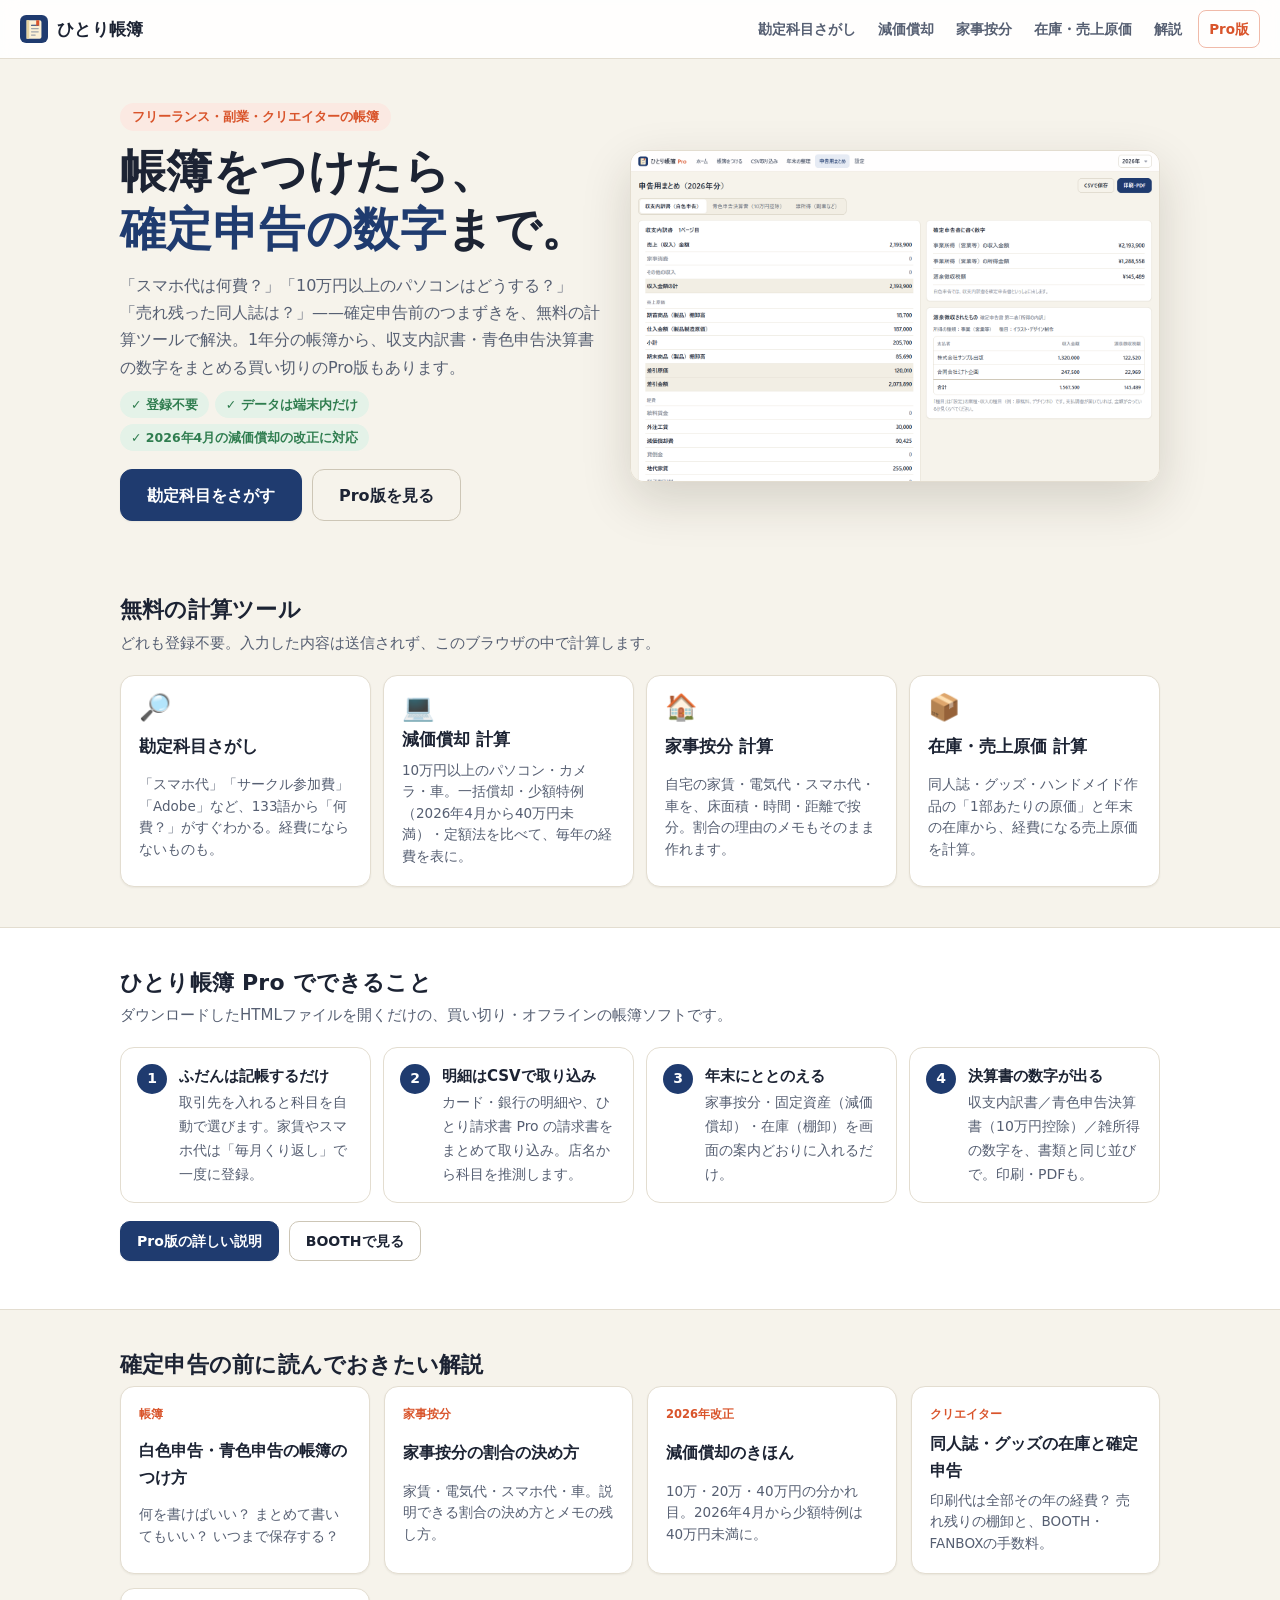
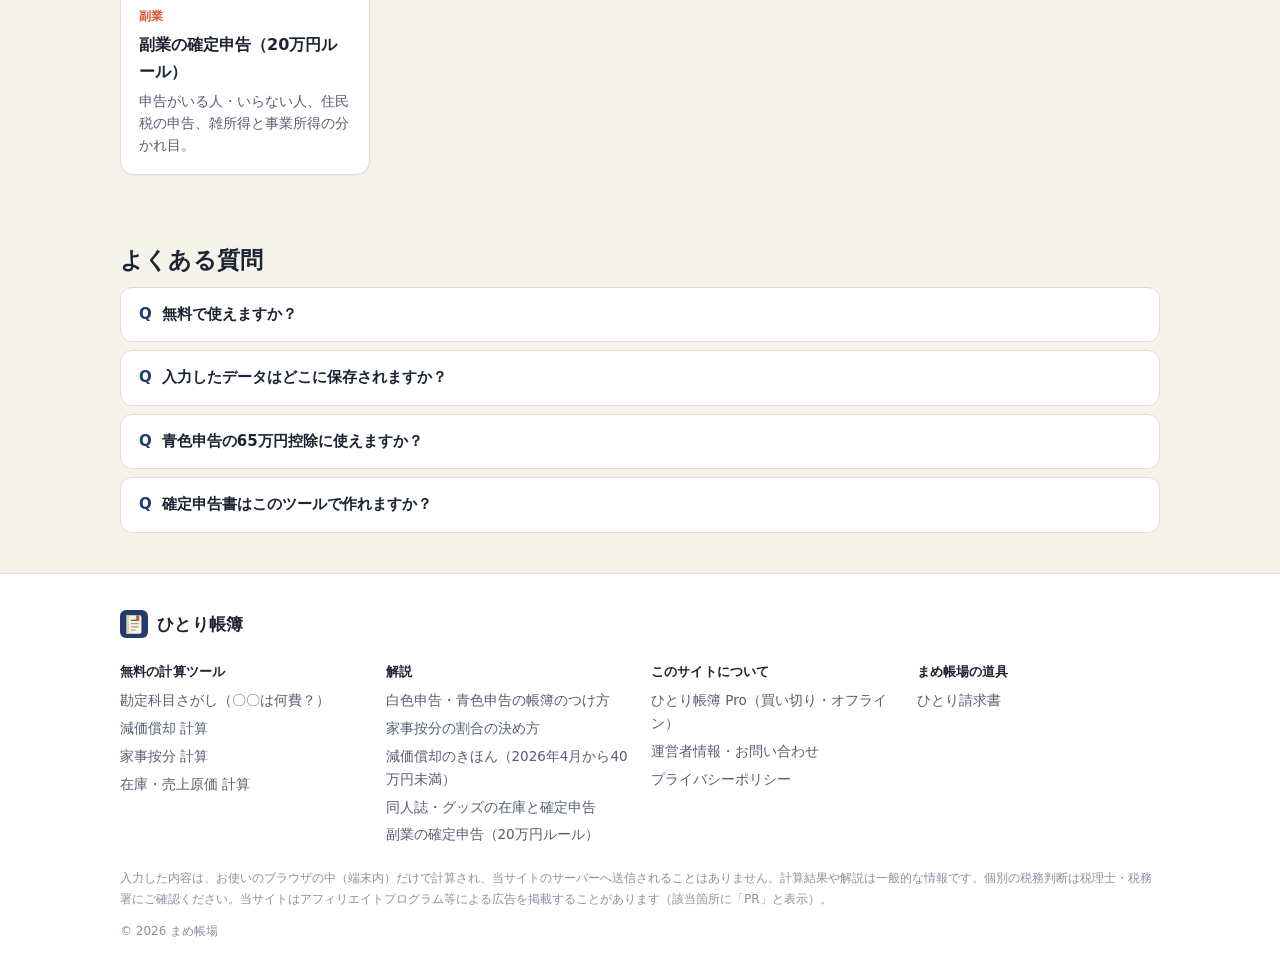
<file: index.html>
<!doctype html>
<html lang="ja" data-base="./">
<head>
<meta charset="utf-8">
<meta name="viewport" content="width=device-width, initial-scale=1, viewport-fit=cover">
<title>ひとり帳簿 — 確定申告の数字まで出る、フリーランス・副業のかんたん帳簿と無料計算ツール</title>
<meta name="description" content="フリーランス・副業・クリエイターのための帳簿ツール。勘定科目さがし、減価償却・家事按分・在庫（棚卸）の計算が無料・登録不要で使えます。帳簿をつけると収支内訳書・青色申告決算書の数字が出る買い切りのPro版も。">
<link rel="canonical" href="https://popopo-bug.github.io/hitori-chobo/">
<meta property="og:type" content="website">
<meta property="og:site_name" content="ひとり帳簿">
<meta property="og:title" content="ひとり帳簿 — 確定申告の数字まで出る、かんたん帳簿">
<meta property="og:description" content="フリーランス・副業・クリエイターのための帳簿ツール。勘定科目さがし、減価償却・家事按分・在庫（棚卸）の計算が無料・登録不要で使えます。帳簿をつけると収支内訳書・青色申告決算書の数字が出る買い切りのPro版も。">
<meta property="og:url" content="https://popopo-bug.github.io/hitori-chobo/">
<meta property="og:image" content="https://popopo-bug.github.io/hitori-chobo/og/default.png">
<meta property="og:locale" content="ja_JP">
<meta name="twitter:card" content="summary_large_image">
<meta name="theme-color" content="#1f3b6f">
<meta name="format-detection" content="telephone=no">
<link rel="icon" href="./favicon.svg" type="image/svg+xml">
<link rel="icon" href="./icons/icon-48.png" sizes="48x48" type="image/png">
<link rel="apple-touch-icon" href="./icons/apple-touch-icon.png">
<link rel="manifest" href="./manifest.webmanifest">
<link rel="stylesheet" href="./assets/style.css?v=d7bda67436">

<script type="application/ld+json">{"@context":"https://schema.org","@graph":[{"@type":"WebSite","name":"ひとり帳簿","url":"https://popopo-bug.github.io/hitori-chobo/","inLanguage":"ja"},{"@type":"WebApplication","name":"ひとり帳簿","url":"https://popopo-bug.github.io/hitori-chobo/","applicationCategory":"BusinessApplication","operatingSystem":"Web","inLanguage":"ja","offers":{"@type":"Offer","price":"0","priceCurrency":"JPY"},"description":"フリーランス・副業・クリエイターのための帳簿ツール。勘定科目さがし、減価償却・家事按分・在庫（棚卸）の計算が無料・登録不要で使えます。帳簿をつけると収支内訳書・青色申告決算書の数字が出る買い切りのPro版も。"},{"@type":"FAQPage","mainEntity":[{"@type":"Question","name":"無料で使えますか？","acceptedAnswer":{"@type":"Answer","text":"勘定科目さがし・減価償却・家事按分・在庫（売上原価）の計算ツールは、すべて無料・登録不要で使えます。1年分の帳簿をつけて決算書の数字までまとめる機能は、買い切りの「ひとり帳簿 Pro」（BOOTHで販売）です。無料の体験版もあります。"}},{"@type":"Question","name":"入力したデータはどこに保存されますか？","acceptedAnswer":{"@type":"Answer","text":"お使いのブラウザの中（端末内）だけです。当サイトのサーバーに送信されることはありません。Pro版も、ダウンロードしたHTMLファイルをパソコンで開いて使うので、取引の内容がネットに出ることはありません。"}},{"@type":"Question","name":"青色申告の65万円控除に使えますか？","acceptedAnswer":{"@type":"Answer","text":"Pro版は、白色申告の「収支内訳書」、青色申告の簡易な帳簿（10万円控除）の「青色申告決算書」、副業の「雑所得」に対応しています。65万円・55万円控除に必要な複式簿記（貸借対照表）には対応していません。"}},{"@type":"Question","name":"確定申告書はこのツールで作れますか？","acceptedAnswer":{"@type":"Answer","text":"作れません。帳簿から計算した数字（収入・経費・所得・源泉徴収税額など）を、国税庁の「確定申告書等作成コーナー」に入力して申告書を作ります。転記しやすいよう、決算書と同じ並びで数字を出します。"}}]}]}</script>
</head>
<body data-page="home">
<a class="skip" href="#main">本文へスキップ</a>
<header class="site-header">
  <div class="wrap wrap-wide hd">
    <a class="brand" href="./"><img src="./favicon.svg" alt="" width="28" height="28"><span>ひとり帳簿</span></a>
    <button type="button" class="btn btn-ghost btn-sm nav-toggle" aria-expanded="false" aria-controls="site-nav">メニュー</button>
    <nav id="site-nav" class="nav" aria-label="メインメニュー">
      <a href="./tools/kamoku/">勘定科目さがし</a>
      <a href="./tools/genka/">減価償却</a>
      <a href="./tools/anbun/">家事按分</a>
      <a href="./tools/zaiko/">在庫・売上原価</a>
      <a href="./guide/">解説</a>
      <a class="nav-pro" href="./pro/">Pro版</a>
    </nav>
  </div>
</header>
<main id="main">
<section class="top-hero">
  <div class="wrap hero-grid">
    <div>
      <span class="eyebrow">フリーランス・副業・クリエイターの帳簿</span>
      <h1>帳簿をつけたら、<br><em>確定申告の数字</em>まで。</h1>
      <p class="lead">「スマホ代は何費？」「10万円以上のパソコンはどうする？」「売れ残った同人誌は？」——確定申告前のつまずきを、無料の計算ツールで解決。1年分の帳簿から、収支内訳書・青色申告決算書の数字をまとめる買い切りのPro版もあります。</p>
      <ul class="pills"><li>登録不要</li><li>データは端末内だけ</li><li>2026年4月の減価償却の改正に対応</li></ul>
      <div class="cta-row"><a class="btn btn-primary btn-lg" href="tools/kamoku/">勘定科目をさがす</a><a class="btn btn-ghost btn-lg" href="pro/">Pro版を見る</a></div>
    </div>
    <div><img class="hero-shot" src="og/pro-report.png" alt="ひとり帳簿 Pro の申告用まとめ画面。収支内訳書の1ページ目の数字が並んでいる" width="1440" height="900" loading="eager"></div>
  </div>
</section>

<section class="section">
  <div class="wrap">
    <h2 class="sec-h">無料の計算ツール</h2>
    <p class="sec-lead">どれも登録不要。入力した内容は送信されず、このブラウザの中で計算します。</p>
    <div class="tool-cards">
      <a class="tool-card" href="tools/kamoku/"><span class="ic">🔎</span><b>勘定科目さがし</b><span>「スマホ代」「サークル参加費」「Adobe」など、133語から「何費？」がすぐわかる。経費にならないものも。</span></a>
      <a class="tool-card" href="tools/genka/"><span class="ic">💻</span><b>減価償却 計算</b><span>10万円以上のパソコン・カメラ・車。一括償却・少額特例（2026年4月から40万円未満）・定額法を比べて、毎年の経費を表に。</span></a>
      <a class="tool-card" href="tools/anbun/"><span class="ic">🏠</span><b>家事按分 計算</b><span>自宅の家賃・電気代・スマホ代・車を、床面積・時間・距離で按分。割合の理由のメモもそのまま作れます。</span></a>
      <a class="tool-card" href="tools/zaiko/"><span class="ic">📦</span><b>在庫・売上原価 計算</b><span>同人誌・グッズ・ハンドメイド作品の「1部あたりの原価」と年末の在庫から、経費になる売上原価を計算。</span></a>
    </div>
  </div>
</section>

<section class="section section-alt">
  <div class="wrap">
    <h2 class="sec-h">ひとり帳簿 Pro でできること</h2>
    <p class="sec-lead">ダウンロードしたHTMLファイルを開くだけの、買い切り・オフラインの帳簿ソフトです。</p>
    <ol class="steps">
      <li><b>ふだんは記帳するだけ</b>取引先を入れると科目を自動で選びます。家賃やスマホ代は「毎月くり返し」で一度に登録。</li>
      <li><b>明細はCSVで取り込み</b>カード・銀行の明細や、ひとり請求書 Pro の請求書をまとめて取り込み。店名から科目を推測します。</li>
      <li><b>年末にととのえる</b>家事按分・固定資産（減価償却）・在庫（棚卸）を画面の案内どおりに入れるだけ。</li>
      <li><b>決算書の数字が出る</b>収支内訳書／青色申告決算書（10万円控除）／雑所得の数字を、書類と同じ並びで。印刷・PDFも。</li>
    </ol>
    <div class="cta-row"><a class="btn btn-primary" href="pro/">Pro版の詳しい説明</a><a class="btn btn-ghost" data-pro-link href="pro/">BOOTHで見る</a></div>
  </div>
</section>

<section class="section">
  <div class="wrap">
    <h2 class="sec-h">確定申告の前に読んでおきたい解説</h2>
    <div class="cards-3">
      <a class="link-card" href="guide/chobo/"><span class="tag">帳簿</span><b>白色申告・青色申告の帳簿のつけ方</b><span>何を書けばいい？ まとめて書いてもいい？ いつまで保存する？</span></a>
      <a class="link-card" href="guide/anbun/"><span class="tag">家事按分</span><b>家事按分の割合の決め方</b><span>家賃・電気代・スマホ代・車。説明できる割合の決め方とメモの残し方。</span></a>
      <a class="link-card" href="guide/genka/"><span class="tag">2026年改正</span><b>減価償却のきほん</b><span>10万・20万・40万円の分かれ目。2026年4月から少額特例は40万円未満に。</span></a>
      <a class="link-card" href="guide/doujin/"><span class="tag">クリエイター</span><b>同人誌・グッズの在庫と確定申告</b><span>印刷代は全部その年の経費？ 売れ残りの棚卸と、BOOTH・FANBOXの手数料。</span></a>
      <a class="link-card" href="guide/fukugyo/"><span class="tag">副業</span><b>副業の確定申告（20万円ルール）</b><span>申告がいる人・いらない人、住民税の申告、雑所得と事業所得の分かれ目。</span></a>
    </div>
  </div>
</section>

<section class="wrap">
  <div class="faq-wrap"><section class="faq"><h2 id="faq">よくある質問</h2><details><summary>無料で使えますか？</summary><div class="a"><p>勘定科目さがし・減価償却・家事按分・在庫（売上原価）の計算ツールは、すべて無料・登録不要で使えます。1年分の帳簿をつけて決算書の数字までまとめる機能は、買い切りの「ひとり帳簿 Pro」（BOOTHで販売）です。無料の体験版もあります。</p></div></details><details><summary>入力したデータはどこに保存されますか？</summary><div class="a"><p>お使いのブラウザの中（端末内）だけです。当サイトのサーバーに送信されることはありません。Pro版も、ダウンロードしたHTMLファイルをパソコンで開いて使うので、取引の内容がネットに出ることはありません。</p></div></details><details><summary>青色申告の65万円控除に使えますか？</summary><div class="a"><p>Pro版は、白色申告の「収支内訳書」、青色申告の簡易な帳簿（10万円控除）の「青色申告決算書」、副業の「雑所得」に対応しています。65万円・55万円控除に必要な複式簿記（貸借対照表）には対応していません。</p></div></details><details><summary>確定申告書はこのツールで作れますか？</summary><div class="a"><p>作れません。帳簿から計算した数字（収入・経費・所得・源泉徴収税額など）を、国税庁の「確定申告書等作成コーナー」に入力して申告書を作ります。転記しやすいよう、決算書と同じ並びで数字を出します。</p></div></details></section></div>
</section>

</main>
<footer class="site-footer">
  <div class="wrap">
    <a class="brand" href="./"><img src="./favicon.svg" alt="" width="24" height="24"><span>ひとり帳簿</span></a>
    <div class="ft-cols">
      <div><h4>無料の計算ツール</h4><ul>
        <li><a href="./tools/kamoku/">勘定科目さがし（〇〇は何費？）</a></li>
        <li><a href="./tools/genka/">減価償却 計算</a></li>
        <li><a href="./tools/anbun/">家事按分 計算</a></li>
        <li><a href="./tools/zaiko/">在庫・売上原価 計算</a></li>
      </ul></div>
      <div><h4>解説</h4><ul>
        <li><a href="./guide/chobo/">白色申告・青色申告の帳簿のつけ方</a></li>
        <li><a href="./guide/anbun/">家事按分の割合の決め方</a></li>
        <li><a href="./guide/genka/">減価償却のきほん（2026年4月から40万円未満）</a></li>
        <li><a href="./guide/doujin/">同人誌・グッズの在庫と確定申告</a></li>
        <li><a href="./guide/fukugyo/">副業の確定申告（20万円ルール）</a></li>
      </ul></div>
      <div><h4>このサイトについて</h4><ul>
        <li><a href="./pro/">ひとり帳簿 Pro（買い切り・オフライン）</a></li>
        <li><a href="./about/">運営者情報・お問い合わせ</a></li>
        <li><a href="./privacy/">プライバシーポリシー</a></li>
      </ul></div>
      <div><h4>まめ帳場の道具</h4><ul>
        <li><a href="https://popopo-bug.github.io/hitori-seikyu/">ひとり請求書</a></li>
      </ul></div>
    </div>
    <p class="ft-note">入力した内容は、お使いのブラウザの中（端末内）だけで計算され、当サイトのサーバーへ送信されることはありません。計算結果や解説は一般的な情報です。個別の税務判断は税理士・税務署にご確認ください。当サイトはアフィリエイトプログラム等による広告を掲載することがあります（該当箇所に「PR」と表示）。</p>
    <p class="ft-copy">© 2026 まめ帳場</p>
  </div>
</footer>
<script>window.HC_CONFIG = {"siteName":"ひとり帳簿","proUrl":"https://booth.pm/ja/items/9038531","trialUrl":"https://booth.pm/ja/items/9038543","proPrice":"1,480円（発売記念 980円）","adsenseClient":"","adsenseSlots":{"content":"","footer":""},"affiliates":{"accounting":[{"name":"freee会計","desc":"複式簿記・貸借対照表・e-Taxまで。青色申告65万円控除を目指すなら。","url":"https://www.freee.co.jp/","affiliate":false,"cta":"公式サイトを見る"},{"name":"マネーフォワード クラウド確定申告","desc":"銀行・カード連携で仕訳を自動化。65万円控除の帳簿づけに。","url":"https://biz.moneyforward.com/tax_return/","affiliate":false,"cta":"公式サイトを見る"},{"name":"弥生 やよいの青色申告 オンライン","desc":"老舗会計ソフトのクラウド版。白色申告向けの無料プランもあり（公式サイトで要確認）。","url":"https://www.yayoi-kk.co.jp/","affiliate":false,"cta":"公式サイトを見る"}],"advisor":[{"name":"税理士ドットコム","desc":"事業所得か雑所得か、家事按分の割合など、迷ったら税理士に相談できます。","url":"https://www.zeiri4.com/","affiliate":false,"cta":"税理士を探す"}]},"contactUrl":"","siteUrl":"https://popopo-bug.github.io/hitori-chobo/"};</script>
<script src="./assets/app.js?v=d7bda67436" defer></script>
</body>
</html>
</file>
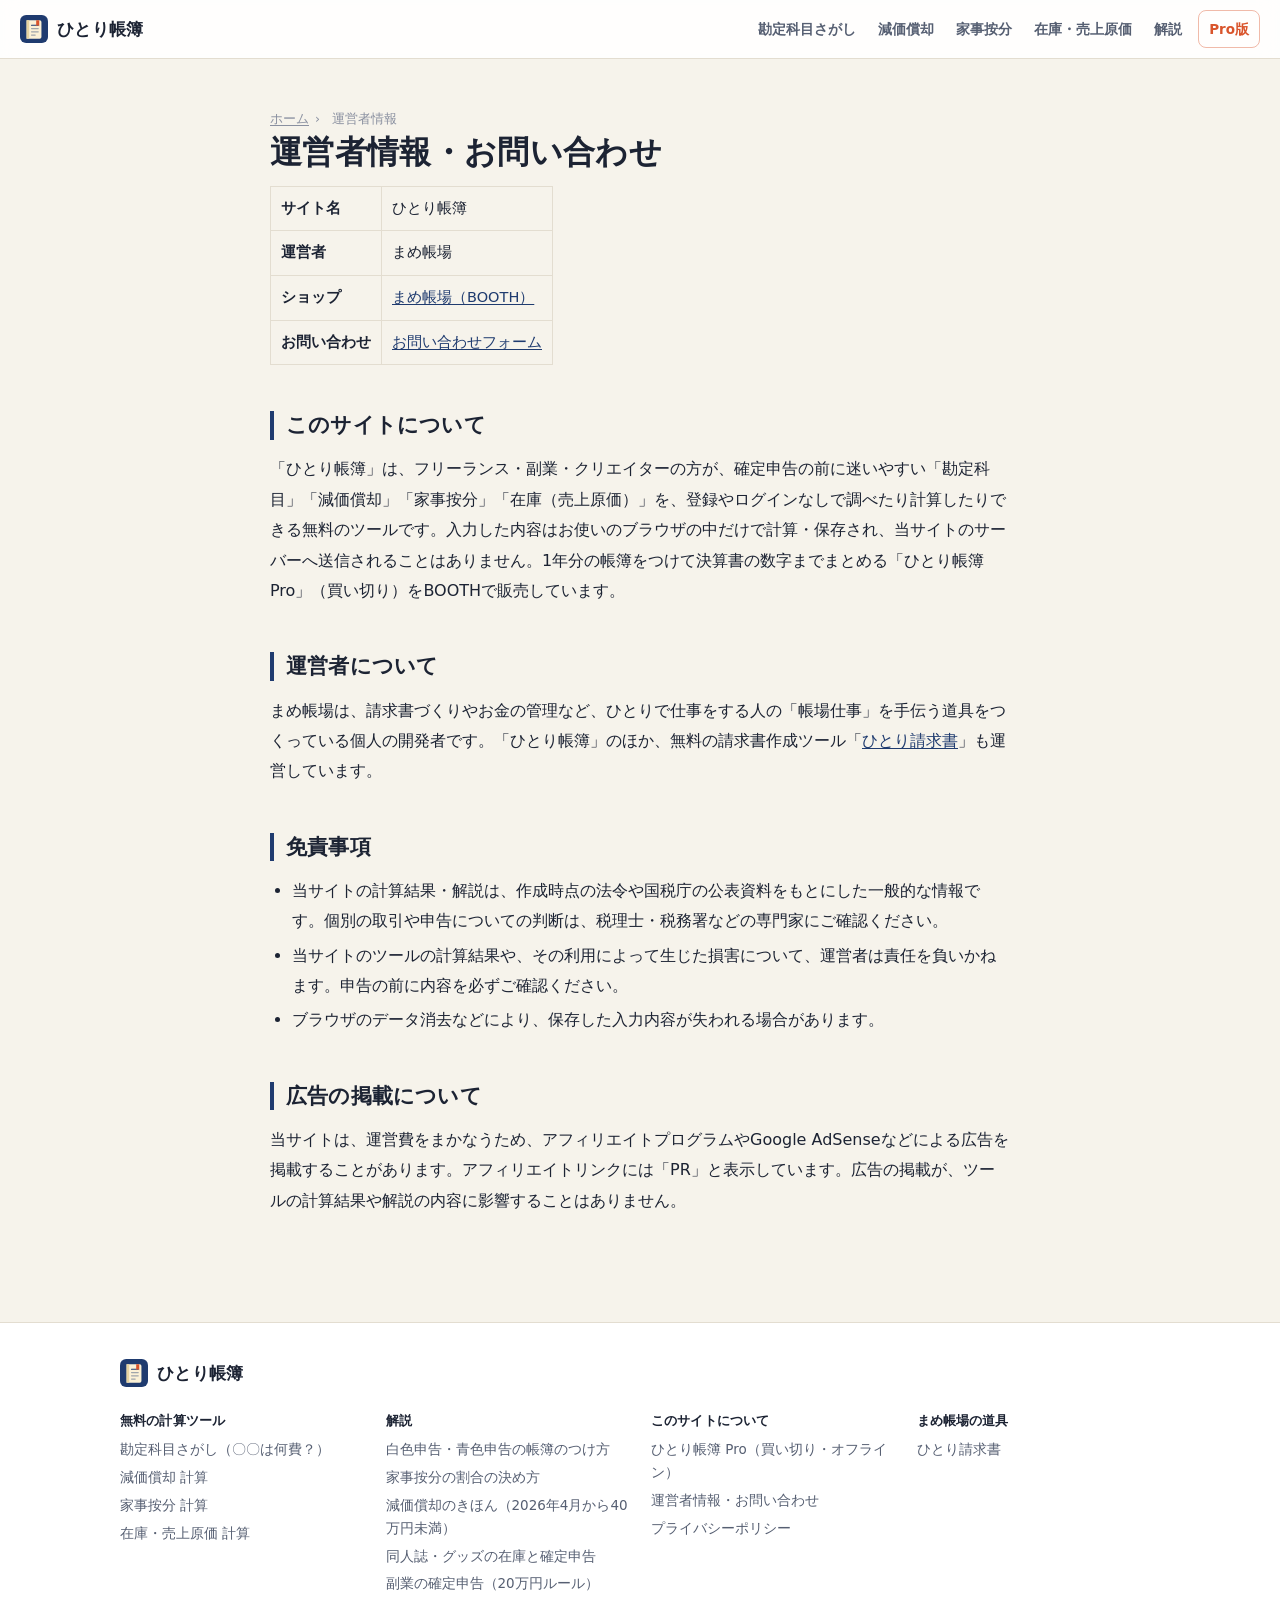
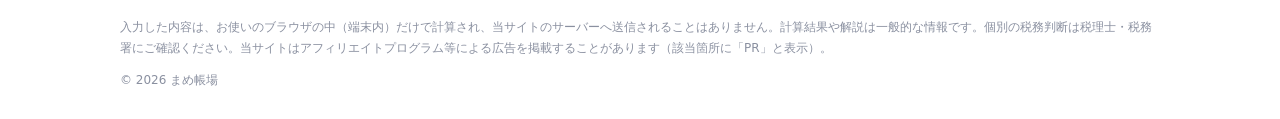
<file: about/index.html>
<!doctype html>
<html lang="ja" data-base="../">
<head>
<meta charset="utf-8">
<meta name="viewport" content="width=device-width, initial-scale=1, viewport-fit=cover">
<title>運営者情報・お問い合わせ｜ひとり帳簿</title>
<meta name="description" content="帳簿と確定申告の計算ツール「ひとり帳簿」の運営者情報、お問い合わせ先、免責事項、広告の掲載について。">
<link rel="canonical" href="https://popopo-bug.github.io/hitori-chobo/about/">
<meta property="og:type" content="website">
<meta property="og:site_name" content="ひとり帳簿">
<meta property="og:title" content="運営者情報・お問い合わせ｜ひとり帳簿">
<meta property="og:description" content="帳簿と確定申告の計算ツール「ひとり帳簿」の運営者情報、お問い合わせ先、免責事項、広告の掲載について。">
<meta property="og:url" content="https://popopo-bug.github.io/hitori-chobo/about/">
<meta property="og:image" content="https://popopo-bug.github.io/hitori-chobo/og/default.png">
<meta property="og:locale" content="ja_JP">
<meta name="twitter:card" content="summary_large_image">
<meta name="theme-color" content="#1f3b6f">
<meta name="format-detection" content="telephone=no">
<link rel="icon" href="../favicon.svg" type="image/svg+xml">
<link rel="icon" href="../icons/icon-48.png" sizes="48x48" type="image/png">
<link rel="apple-touch-icon" href="../icons/apple-touch-icon.png">
<link rel="manifest" href="../manifest.webmanifest">
<link rel="stylesheet" href="../assets/style.css?v=d7bda67436">

<script type="application/ld+json">{"@context":"https://schema.org","@graph":[{"@type":"BreadcrumbList","itemListElement":[{"@type":"ListItem","position":1,"name":"ホーム","item":"https://popopo-bug.github.io/hitori-chobo/"},{"@type":"ListItem","position":2,"name":"運営者情報","item":"https://popopo-bug.github.io/hitori-chobo/about/"}]}]}</script>
</head>
<body data-page="about">
<a class="skip" href="#main">本文へスキップ</a>
<header class="site-header">
  <div class="wrap wrap-wide hd">
    <a class="brand" href="../"><img src="../favicon.svg" alt="" width="28" height="28"><span>ひとり帳簿</span></a>
    <button type="button" class="btn btn-ghost btn-sm nav-toggle" aria-expanded="false" aria-controls="site-nav">メニュー</button>
    <nav id="site-nav" class="nav" aria-label="メインメニュー">
      <a href="../tools/kamoku/">勘定科目さがし</a>
      <a href="../tools/genka/">減価償却</a>
      <a href="../tools/anbun/">家事按分</a>
      <a href="../tools/zaiko/">在庫・売上原価</a>
      <a href="../guide/">解説</a>
      <a class="nav-pro" href="../pro/">Pro版</a>
    </nav>
  </div>
</header>
<main id="main">
<article class="wrap wrap-narrow prose">
  <nav class="crumbs" aria-label="パンくずリスト"><a href="../">ホーム</a><span>›</span><span aria-current="page">運営者情報</span></nav>
  <h1>運営者情報・お問い合わせ</h1>
  <table>
    <tbody>
      <tr><th>サイト名</th><td>ひとり帳簿</td></tr>
      <tr><th>運営者</th><td>まめ帳場</td></tr>
      <tr><th>ショップ</th><td><a href="https://temaherashi-lab.booth.pm/" target="_blank" rel="noopener">まめ帳場（BOOTH）</a></td></tr>
      <tr><th>お問い合わせ</th><td><a href="https://github.com/popopo-bug/hitori-chobo/issues" target="_blank" rel="noopener">お問い合わせフォーム</a></td></tr>
    </tbody>
  </table>
  <h2>このサイトについて</h2>
  <p>「ひとり帳簿」は、フリーランス・副業・クリエイターの方が、確定申告の前に迷いやすい「勘定科目」「減価償却」「家事按分」「在庫（売上原価）」を、登録やログインなしで調べたり計算したりできる無料のツールです。入力した内容はお使いのブラウザの中だけで計算・保存され、当サイトのサーバーへ送信されることはありません。1年分の帳簿をつけて決算書の数字までまとめる「ひとり帳簿 Pro」（買い切り）をBOOTHで販売しています。</p>
  <h2>運営者について</h2>
  <p>まめ帳場は、請求書づくりやお金の管理など、ひとりで仕事をする人の「帳場仕事」を手伝う道具をつくっている個人の開発者です。「ひとり帳簿」のほか、無料の請求書作成ツール「<a href="https://popopo-bug.github.io/hitori-seikyu/">ひとり請求書</a>」も運営しています。</p>
  <h2>免責事項</h2>
  <ul>
    <li>当サイトの計算結果・解説は、作成時点の法令や国税庁の公表資料をもとにした一般的な情報です。個別の取引や申告についての判断は、税理士・税務署などの専門家にご確認ください。</li>
    <li>当サイトのツールの計算結果や、その利用によって生じた損害について、運営者は責任を負いかねます。申告の前に内容を必ずご確認ください。</li>
    <li>ブラウザのデータ消去などにより、保存した入力内容が失われる場合があります。</li>
  </ul>
  <h2>広告の掲載について</h2>
  <p>当サイトは、運営費をまかなうため、アフィリエイトプログラムやGoogle AdSenseなどによる広告を掲載することがあります。アフィリエイトリンクには「PR」と表示しています。広告の掲載が、ツールの計算結果や解説の内容に影響することはありません。</p>
</article>

</main>
<footer class="site-footer">
  <div class="wrap">
    <a class="brand" href="../"><img src="../favicon.svg" alt="" width="24" height="24"><span>ひとり帳簿</span></a>
    <div class="ft-cols">
      <div><h4>無料の計算ツール</h4><ul>
        <li><a href="../tools/kamoku/">勘定科目さがし（〇〇は何費？）</a></li>
        <li><a href="../tools/genka/">減価償却 計算</a></li>
        <li><a href="../tools/anbun/">家事按分 計算</a></li>
        <li><a href="../tools/zaiko/">在庫・売上原価 計算</a></li>
      </ul></div>
      <div><h4>解説</h4><ul>
        <li><a href="../guide/chobo/">白色申告・青色申告の帳簿のつけ方</a></li>
        <li><a href="../guide/anbun/">家事按分の割合の決め方</a></li>
        <li><a href="../guide/genka/">減価償却のきほん（2026年4月から40万円未満）</a></li>
        <li><a href="../guide/doujin/">同人誌・グッズの在庫と確定申告</a></li>
        <li><a href="../guide/fukugyo/">副業の確定申告（20万円ルール）</a></li>
      </ul></div>
      <div><h4>このサイトについて</h4><ul>
        <li><a href="../pro/">ひとり帳簿 Pro（買い切り・オフライン）</a></li>
        <li><a href="../about/">運営者情報・お問い合わせ</a></li>
        <li><a href="../privacy/">プライバシーポリシー</a></li>
      </ul></div>
      <div><h4>まめ帳場の道具</h4><ul>
        <li><a href="https://popopo-bug.github.io/hitori-seikyu/">ひとり請求書</a></li>
      </ul></div>
    </div>
    <p class="ft-note">入力した内容は、お使いのブラウザの中（端末内）だけで計算され、当サイトのサーバーへ送信されることはありません。計算結果や解説は一般的な情報です。個別の税務判断は税理士・税務署にご確認ください。当サイトはアフィリエイトプログラム等による広告を掲載することがあります（該当箇所に「PR」と表示）。</p>
    <p class="ft-copy">© 2026 まめ帳場</p>
  </div>
</footer>
<script>window.HC_CONFIG = {"siteName":"ひとり帳簿","proUrl":"https://booth.pm/ja/items/9038531","trialUrl":"https://booth.pm/ja/items/9038543","proPrice":"1,480円（発売記念 980円）","adsenseClient":"","adsenseSlots":{"content":"","footer":""},"affiliates":{"accounting":[{"name":"freee会計","desc":"複式簿記・貸借対照表・e-Taxまで。青色申告65万円控除を目指すなら。","url":"https://www.freee.co.jp/","affiliate":false,"cta":"公式サイトを見る"},{"name":"マネーフォワード クラウド確定申告","desc":"銀行・カード連携で仕訳を自動化。65万円控除の帳簿づけに。","url":"https://biz.moneyforward.com/tax_return/","affiliate":false,"cta":"公式サイトを見る"},{"name":"弥生 やよいの青色申告 オンライン","desc":"老舗会計ソフトのクラウド版。白色申告向けの無料プランもあり（公式サイトで要確認）。","url":"https://www.yayoi-kk.co.jp/","affiliate":false,"cta":"公式サイトを見る"}],"advisor":[{"name":"税理士ドットコム","desc":"事業所得か雑所得か、家事按分の割合など、迷ったら税理士に相談できます。","url":"https://www.zeiri4.com/","affiliate":false,"cta":"税理士を探す"}]},"contactUrl":"","siteUrl":"https://popopo-bug.github.io/hitori-chobo/"};</script>
<script src="../assets/app.js?v=d7bda67436" defer></script>
</body>
</html>
</file>
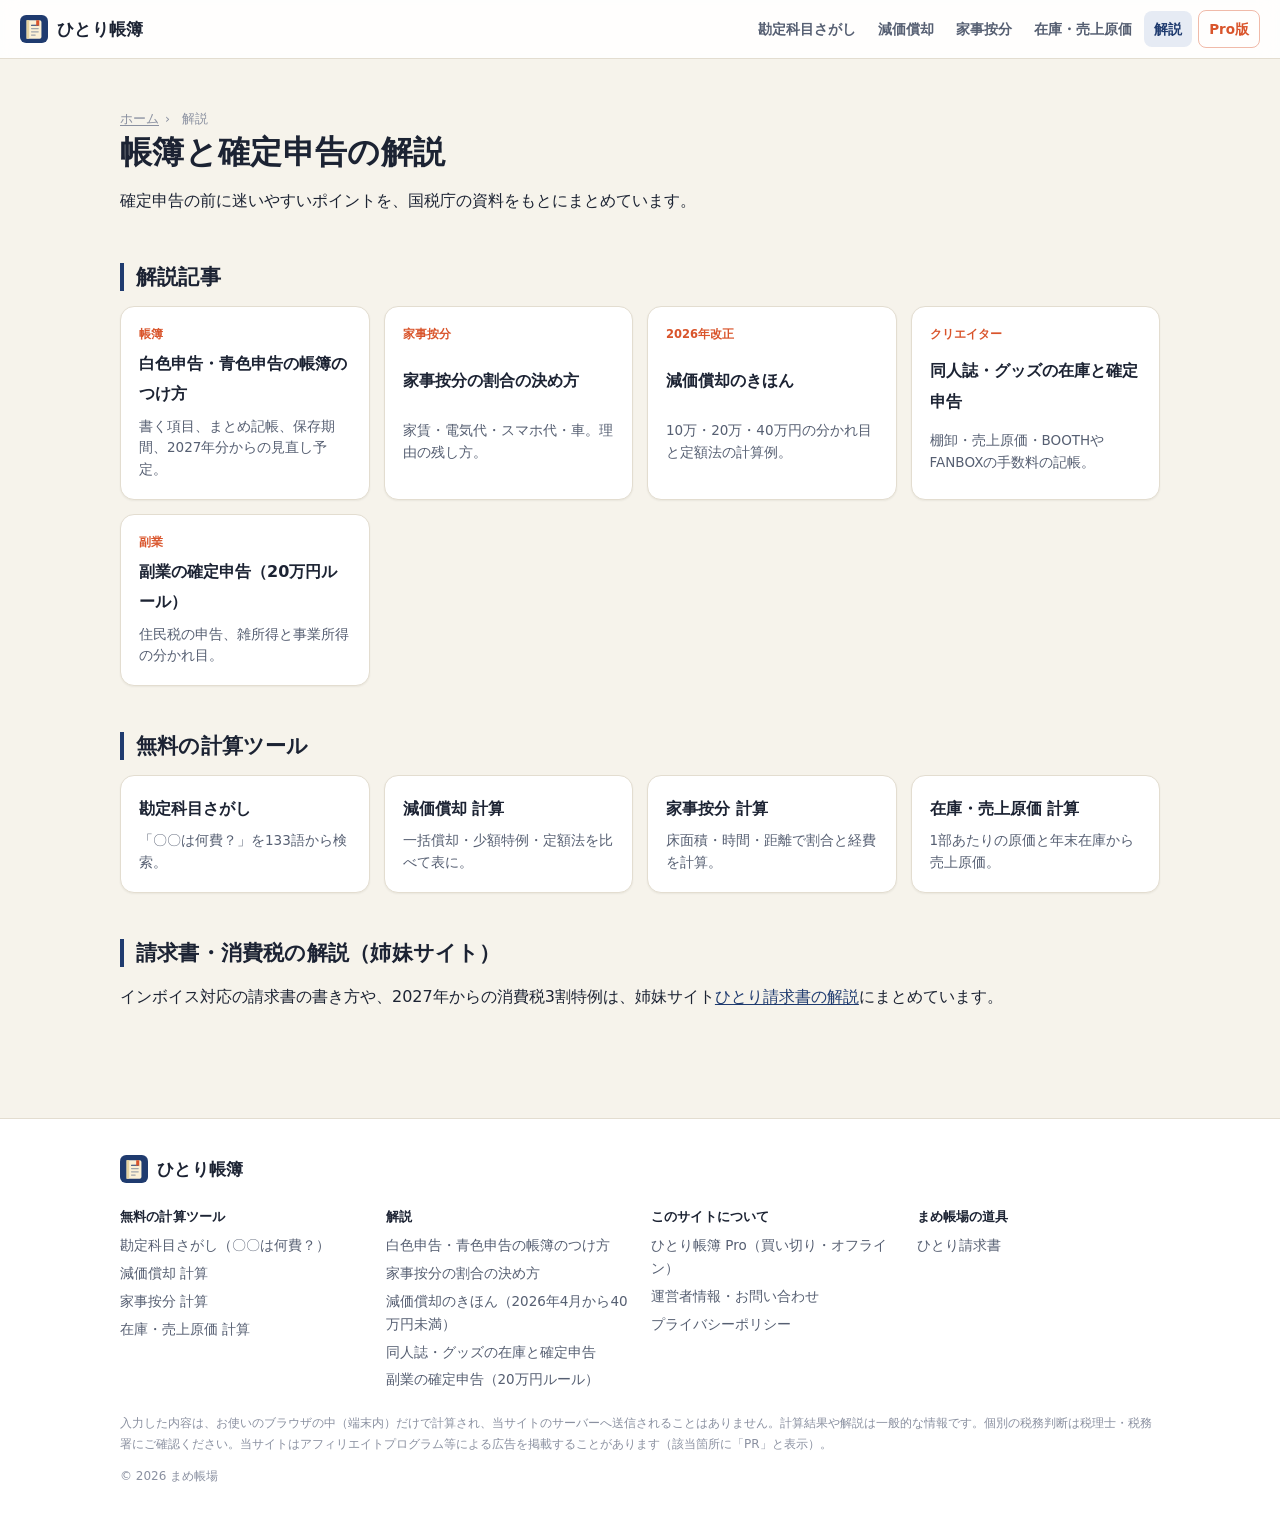
<file: guide/index.html>
<!doctype html>
<html lang="ja" data-base="../">
<head>
<meta charset="utf-8">
<meta name="viewport" content="width=device-width, initial-scale=1, viewport-fit=cover">
<title>帳簿と確定申告の解説｜帳簿のつけ方・家事按分・減価償却・在庫・副業｜ひとり帳簿</title>
<meta name="description" content="フリーランス・副業・クリエイター向けに、帳簿のつけ方、家事按分の割合の決め方、減価償却（2026年4月の改正）、同人誌・グッズの在庫と売上原価、副業の確定申告をわかりやすく解説します。">
<link rel="canonical" href="https://popopo-bug.github.io/hitori-chobo/guide/">
<meta property="og:type" content="website">
<meta property="og:site_name" content="ひとり帳簿">
<meta property="og:title" content="帳簿と確定申告の解説｜帳簿のつけ方・家事按分・減価償却・在庫・副業｜ひとり帳簿">
<meta property="og:description" content="フリーランス・副業・クリエイター向けに、帳簿のつけ方、家事按分の割合の決め方、減価償却（2026年4月の改正）、同人誌・グッズの在庫と売上原価、副業の確定申告をわかりやすく解説します。">
<meta property="og:url" content="https://popopo-bug.github.io/hitori-chobo/guide/">
<meta property="og:image" content="https://popopo-bug.github.io/hitori-chobo/og/default.png">
<meta property="og:locale" content="ja_JP">
<meta name="twitter:card" content="summary_large_image">
<meta name="theme-color" content="#1f3b6f">
<meta name="format-detection" content="telephone=no">
<link rel="icon" href="../favicon.svg" type="image/svg+xml">
<link rel="icon" href="../icons/icon-48.png" sizes="48x48" type="image/png">
<link rel="apple-touch-icon" href="../icons/apple-touch-icon.png">
<link rel="manifest" href="../manifest.webmanifest">
<link rel="stylesheet" href="../assets/style.css?v=d7bda67436">

<script type="application/ld+json">{"@context":"https://schema.org","@graph":[{"@type":"BreadcrumbList","itemListElement":[{"@type":"ListItem","position":1,"name":"ホーム","item":"https://popopo-bug.github.io/hitori-chobo/"},{"@type":"ListItem","position":2,"name":"解説","item":"https://popopo-bug.github.io/hitori-chobo/guide/"}]}]}</script>
</head>
<body data-page="guide">
<a class="skip" href="#main">本文へスキップ</a>
<header class="site-header">
  <div class="wrap wrap-wide hd">
    <a class="brand" href="../"><img src="../favicon.svg" alt="" width="28" height="28"><span>ひとり帳簿</span></a>
    <button type="button" class="btn btn-ghost btn-sm nav-toggle" aria-expanded="false" aria-controls="site-nav">メニュー</button>
    <nav id="site-nav" class="nav" aria-label="メインメニュー">
      <a href="../tools/kamoku/">勘定科目さがし</a>
      <a href="../tools/genka/">減価償却</a>
      <a href="../tools/anbun/">家事按分</a>
      <a href="../tools/zaiko/">在庫・売上原価</a>
      <a href="../guide/" aria-current="page">解説</a>
      <a class="nav-pro" href="../pro/">Pro版</a>
    </nav>
  </div>
</header>
<main id="main">
<article class="wrap prose" style="max-width:1080px">
  <nav class="crumbs" aria-label="パンくずリスト"><a href="../">ホーム</a><span>›</span><span aria-current="page">解説</span></nav>
  <h1>帳簿と確定申告の解説</h1>
  <p>確定申告の前に迷いやすいポイントを、国税庁の資料をもとにまとめています。</p>
  <h2>解説記事</h2>
  <div class="cards-3">
    <a class="link-card" href="../guide/chobo/"><span class="tag">帳簿</span><b>白色申告・青色申告の帳簿のつけ方</b><span>書く項目、まとめ記帳、保存期間、2027年分からの見直し予定。</span></a>
    <a class="link-card" href="../guide/anbun/"><span class="tag">家事按分</span><b>家事按分の割合の決め方</b><span>家賃・電気代・スマホ代・車。理由の残し方。</span></a>
    <a class="link-card" href="../guide/genka/"><span class="tag">2026年改正</span><b>減価償却のきほん</b><span>10万・20万・40万円の分かれ目と定額法の計算例。</span></a>
    <a class="link-card" href="../guide/doujin/"><span class="tag">クリエイター</span><b>同人誌・グッズの在庫と確定申告</b><span>棚卸・売上原価・BOOTHやFANBOXの手数料の記帳。</span></a>
    <a class="link-card" href="../guide/fukugyo/"><span class="tag">副業</span><b>副業の確定申告（20万円ルール）</b><span>住民税の申告、雑所得と事業所得の分かれ目。</span></a>
  </div>
  <h2>無料の計算ツール</h2>
  <div class="cards-3">
    <a class="link-card" href="../tools/kamoku/"><b>勘定科目さがし</b><span>「〇〇は何費？」を133語から検索。</span></a>
    <a class="link-card" href="../tools/genka/"><b>減価償却 計算</b><span>一括償却・少額特例・定額法を比べて表に。</span></a>
    <a class="link-card" href="../tools/anbun/"><b>家事按分 計算</b><span>床面積・時間・距離で割合と経費を計算。</span></a>
    <a class="link-card" href="../tools/zaiko/"><b>在庫・売上原価 計算</b><span>1部あたりの原価と年末在庫から売上原価。</span></a>
  </div>
  <h2>請求書・消費税の解説（姉妹サイト）</h2>
  <p>インボイス対応の請求書の書き方や、2027年からの消費税3割特例は、姉妹サイト<a href="https://popopo-bug.github.io/hitori-seikyu/guide/">ひとり請求書の解説</a>にまとめています。</p>
</article>

</main>
<footer class="site-footer">
  <div class="wrap">
    <a class="brand" href="../"><img src="../favicon.svg" alt="" width="24" height="24"><span>ひとり帳簿</span></a>
    <div class="ft-cols">
      <div><h4>無料の計算ツール</h4><ul>
        <li><a href="../tools/kamoku/">勘定科目さがし（〇〇は何費？）</a></li>
        <li><a href="../tools/genka/">減価償却 計算</a></li>
        <li><a href="../tools/anbun/">家事按分 計算</a></li>
        <li><a href="../tools/zaiko/">在庫・売上原価 計算</a></li>
      </ul></div>
      <div><h4>解説</h4><ul>
        <li><a href="../guide/chobo/">白色申告・青色申告の帳簿のつけ方</a></li>
        <li><a href="../guide/anbun/">家事按分の割合の決め方</a></li>
        <li><a href="../guide/genka/">減価償却のきほん（2026年4月から40万円未満）</a></li>
        <li><a href="../guide/doujin/">同人誌・グッズの在庫と確定申告</a></li>
        <li><a href="../guide/fukugyo/">副業の確定申告（20万円ルール）</a></li>
      </ul></div>
      <div><h4>このサイトについて</h4><ul>
        <li><a href="../pro/">ひとり帳簿 Pro（買い切り・オフライン）</a></li>
        <li><a href="../about/">運営者情報・お問い合わせ</a></li>
        <li><a href="../privacy/">プライバシーポリシー</a></li>
      </ul></div>
      <div><h4>まめ帳場の道具</h4><ul>
        <li><a href="https://popopo-bug.github.io/hitori-seikyu/">ひとり請求書</a></li>
      </ul></div>
    </div>
    <p class="ft-note">入力した内容は、お使いのブラウザの中（端末内）だけで計算され、当サイトのサーバーへ送信されることはありません。計算結果や解説は一般的な情報です。個別の税務判断は税理士・税務署にご確認ください。当サイトはアフィリエイトプログラム等による広告を掲載することがあります（該当箇所に「PR」と表示）。</p>
    <p class="ft-copy">© 2026 まめ帳場</p>
  </div>
</footer>
<script>window.HC_CONFIG = {"siteName":"ひとり帳簿","proUrl":"https://booth.pm/ja/items/9038531","trialUrl":"https://booth.pm/ja/items/9038543","proPrice":"1,480円（発売記念 980円）","adsenseClient":"","adsenseSlots":{"content":"","footer":""},"affiliates":{"accounting":[{"name":"freee会計","desc":"複式簿記・貸借対照表・e-Taxまで。青色申告65万円控除を目指すなら。","url":"https://www.freee.co.jp/","affiliate":false,"cta":"公式サイトを見る"},{"name":"マネーフォワード クラウド確定申告","desc":"銀行・カード連携で仕訳を自動化。65万円控除の帳簿づけに。","url":"https://biz.moneyforward.com/tax_return/","affiliate":false,"cta":"公式サイトを見る"},{"name":"弥生 やよいの青色申告 オンライン","desc":"老舗会計ソフトのクラウド版。白色申告向けの無料プランもあり（公式サイトで要確認）。","url":"https://www.yayoi-kk.co.jp/","affiliate":false,"cta":"公式サイトを見る"}],"advisor":[{"name":"税理士ドットコム","desc":"事業所得か雑所得か、家事按分の割合など、迷ったら税理士に相談できます。","url":"https://www.zeiri4.com/","affiliate":false,"cta":"税理士を探す"}]},"contactUrl":"","siteUrl":"https://popopo-bug.github.io/hitori-chobo/"};</script>
<script src="../assets/app.js?v=d7bda67436" defer></script>
</body>
</html>
</file>
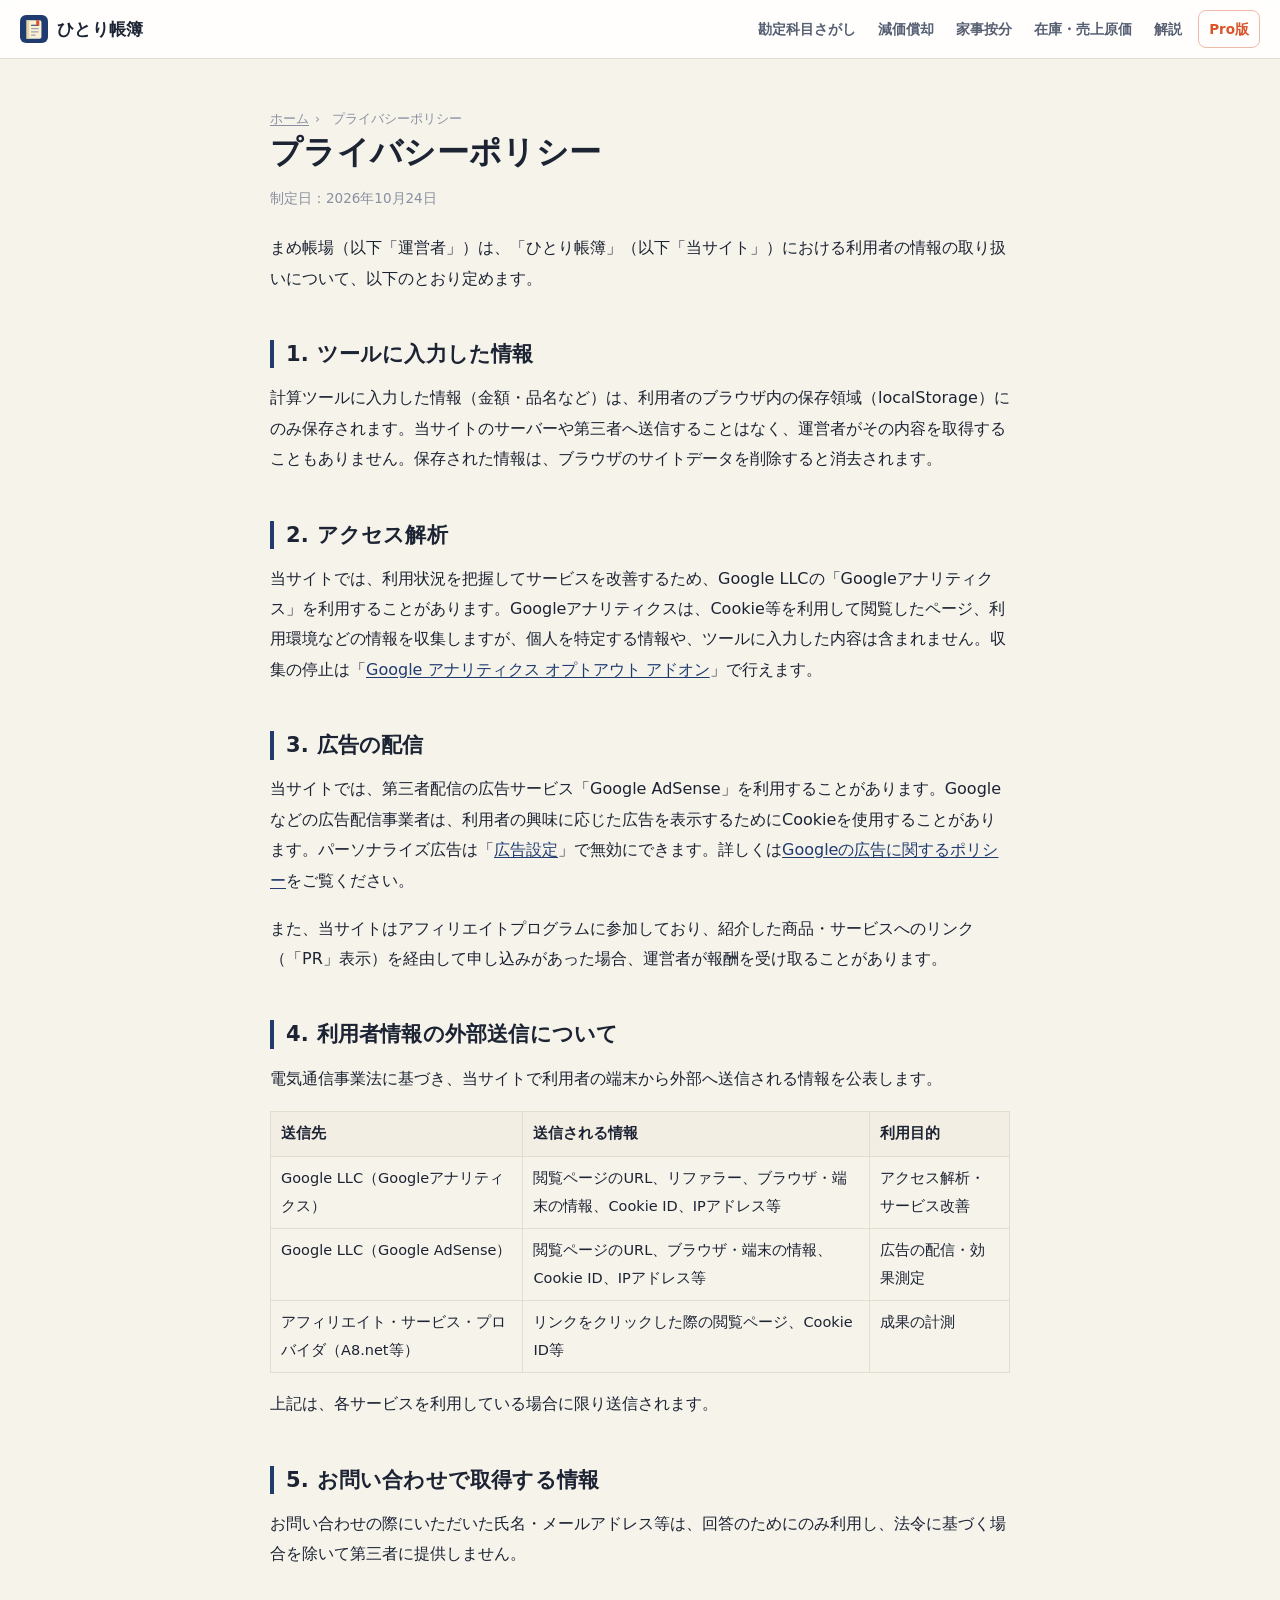
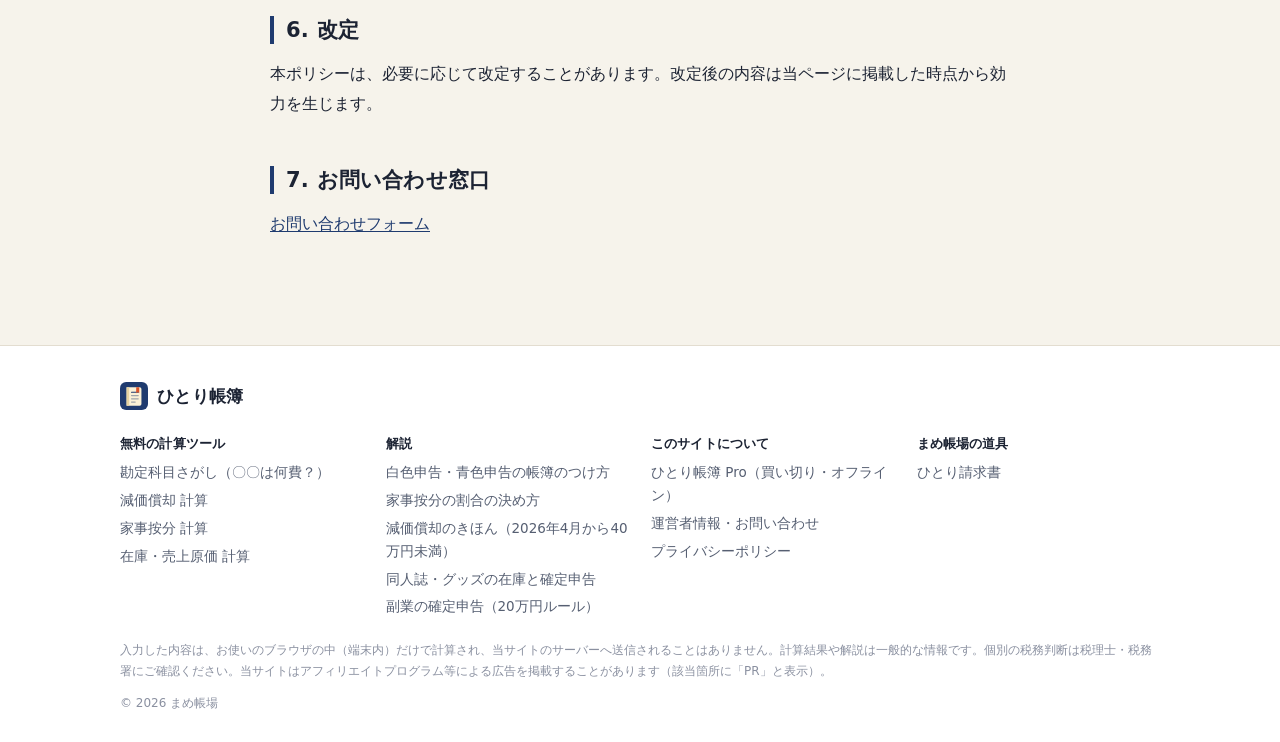
<file: privacy/index.html>
<!doctype html>
<html lang="ja" data-base="../">
<head>
<meta charset="utf-8">
<meta name="viewport" content="width=device-width, initial-scale=1, viewport-fit=cover">
<title>プライバシーポリシー｜ひとり帳簿</title>
<meta name="description" content="ひとり帳簿のプライバシーポリシー。入力データの取り扱い、アクセス解析・広告で利用するCookie、外部送信（電気通信事業法）について。">
<link rel="canonical" href="https://popopo-bug.github.io/hitori-chobo/privacy/">
<meta property="og:type" content="website">
<meta property="og:site_name" content="ひとり帳簿">
<meta property="og:title" content="プライバシーポリシー｜ひとり帳簿">
<meta property="og:description" content="ひとり帳簿のプライバシーポリシー。入力データの取り扱い、アクセス解析・広告で利用するCookie、外部送信（電気通信事業法）について。">
<meta property="og:url" content="https://popopo-bug.github.io/hitori-chobo/privacy/">
<meta property="og:image" content="https://popopo-bug.github.io/hitori-chobo/og/default.png">
<meta property="og:locale" content="ja_JP">
<meta name="twitter:card" content="summary_large_image">
<meta name="theme-color" content="#1f3b6f">
<meta name="format-detection" content="telephone=no">
<link rel="icon" href="../favicon.svg" type="image/svg+xml">
<link rel="icon" href="../icons/icon-48.png" sizes="48x48" type="image/png">
<link rel="apple-touch-icon" href="../icons/apple-touch-icon.png">
<link rel="manifest" href="../manifest.webmanifest">
<link rel="stylesheet" href="../assets/style.css?v=d7bda67436">

<script type="application/ld+json">{"@context":"https://schema.org","@graph":[{"@type":"BreadcrumbList","itemListElement":[{"@type":"ListItem","position":1,"name":"ホーム","item":"https://popopo-bug.github.io/hitori-chobo/"},{"@type":"ListItem","position":2,"name":"プライバシーポリシー","item":"https://popopo-bug.github.io/hitori-chobo/privacy/"}]}]}</script>
</head>
<body data-page="privacy">
<a class="skip" href="#main">本文へスキップ</a>
<header class="site-header">
  <div class="wrap wrap-wide hd">
    <a class="brand" href="../"><img src="../favicon.svg" alt="" width="28" height="28"><span>ひとり帳簿</span></a>
    <button type="button" class="btn btn-ghost btn-sm nav-toggle" aria-expanded="false" aria-controls="site-nav">メニュー</button>
    <nav id="site-nav" class="nav" aria-label="メインメニュー">
      <a href="../tools/kamoku/">勘定科目さがし</a>
      <a href="../tools/genka/">減価償却</a>
      <a href="../tools/anbun/">家事按分</a>
      <a href="../tools/zaiko/">在庫・売上原価</a>
      <a href="../guide/">解説</a>
      <a class="nav-pro" href="../pro/">Pro版</a>
    </nav>
  </div>
</header>
<main id="main">
<article class="wrap wrap-narrow prose">
  <nav class="crumbs" aria-label="パンくずリスト"><a href="../">ホーム</a><span>›</span><span aria-current="page">プライバシーポリシー</span></nav>
  <h1>プライバシーポリシー</h1>
  <p class="meta">制定日：2026年10月24日</p>
  <p>まめ帳場（以下「運営者」）は、「ひとり帳簿」（以下「当サイト」）における利用者の情報の取り扱いについて、以下のとおり定めます。</p>

  <h2>1. ツールに入力した情報</h2>
  <p>計算ツールに入力した情報（金額・品名など）は、利用者のブラウザ内の保存領域（localStorage）にのみ保存されます。当サイトのサーバーや第三者へ送信することはなく、運営者がその内容を取得することもありません。保存された情報は、ブラウザのサイトデータを削除すると消去されます。</p>

  <h2>2. アクセス解析</h2>
  <p>当サイトでは、利用状況を把握してサービスを改善するため、Google LLCの「Googleアナリティクス」を利用することがあります。Googleアナリティクスは、Cookie等を利用して閲覧したページ、利用環境などの情報を収集しますが、個人を特定する情報や、ツールに入力した内容は含まれません。収集の停止は「<a href="https://tools.google.com/dlpage/gaoptout?hl=ja" target="_blank" rel="noopener">Google アナリティクス オプトアウト アドオン</a>」で行えます。</p>

  <h2>3. 広告の配信</h2>
  <p>当サイトでは、第三者配信の広告サービス「Google AdSense」を利用することがあります。Googleなどの広告配信事業者は、利用者の興味に応じた広告を表示するためにCookieを使用することがあります。パーソナライズ広告は「<a href="https://adssettings.google.com/" target="_blank" rel="noopener">広告設定</a>」で無効にできます。詳しくは<a href="https://policies.google.com/technologies/ads?hl=ja" target="_blank" rel="noopener">Googleの広告に関するポリシー</a>をご覧ください。</p>
  <p>また、当サイトはアフィリエイトプログラムに参加しており、紹介した商品・サービスへのリンク（「PR」表示）を経由して申し込みがあった場合、運営者が報酬を受け取ることがあります。</p>

  <h2>4. 利用者情報の外部送信について</h2>
  <p>電気通信事業法に基づき、当サイトで利用者の端末から外部へ送信される情報を公表します。</p>
  <table>
    <thead><tr><th>送信先</th><th>送信される情報</th><th>利用目的</th></tr></thead>
    <tbody>
      <tr><td>Google LLC（Googleアナリティクス）</td><td>閲覧ページのURL、リファラー、ブラウザ・端末の情報、Cookie ID、IPアドレス等</td><td>アクセス解析・サービス改善</td></tr>
      <tr><td>Google LLC（Google AdSense）</td><td>閲覧ページのURL、ブラウザ・端末の情報、Cookie ID、IPアドレス等</td><td>広告の配信・効果測定</td></tr>
      <tr><td>アフィリエイト・サービス・プロバイダ（A8.net等）</td><td>リンクをクリックした際の閲覧ページ、Cookie ID等</td><td>成果の計測</td></tr>
    </tbody>
  </table>
  <p>上記は、各サービスを利用している場合に限り送信されます。</p>

  <h2>5. お問い合わせで取得する情報</h2>
  <p>お問い合わせの際にいただいた氏名・メールアドレス等は、回答のためにのみ利用し、法令に基づく場合を除いて第三者に提供しません。</p>

  <h2>6. 改定</h2>
  <p>本ポリシーは、必要に応じて改定することがあります。改定後の内容は当ページに掲載した時点から効力を生じます。</p>

  <h2>7. お問い合わせ窓口</h2>
  <p><a href="https://github.com/popopo-bug/hitori-chobo/issues" target="_blank" rel="noopener">お問い合わせフォーム</a></p>
</article>

</main>
<footer class="site-footer">
  <div class="wrap">
    <a class="brand" href="../"><img src="../favicon.svg" alt="" width="24" height="24"><span>ひとり帳簿</span></a>
    <div class="ft-cols">
      <div><h4>無料の計算ツール</h4><ul>
        <li><a href="../tools/kamoku/">勘定科目さがし（〇〇は何費？）</a></li>
        <li><a href="../tools/genka/">減価償却 計算</a></li>
        <li><a href="../tools/anbun/">家事按分 計算</a></li>
        <li><a href="../tools/zaiko/">在庫・売上原価 計算</a></li>
      </ul></div>
      <div><h4>解説</h4><ul>
        <li><a href="../guide/chobo/">白色申告・青色申告の帳簿のつけ方</a></li>
        <li><a href="../guide/anbun/">家事按分の割合の決め方</a></li>
        <li><a href="../guide/genka/">減価償却のきほん（2026年4月から40万円未満）</a></li>
        <li><a href="../guide/doujin/">同人誌・グッズの在庫と確定申告</a></li>
        <li><a href="../guide/fukugyo/">副業の確定申告（20万円ルール）</a></li>
      </ul></div>
      <div><h4>このサイトについて</h4><ul>
        <li><a href="../pro/">ひとり帳簿 Pro（買い切り・オフライン）</a></li>
        <li><a href="../about/">運営者情報・お問い合わせ</a></li>
        <li><a href="../privacy/">プライバシーポリシー</a></li>
      </ul></div>
      <div><h4>まめ帳場の道具</h4><ul>
        <li><a href="https://popopo-bug.github.io/hitori-seikyu/">ひとり請求書</a></li>
      </ul></div>
    </div>
    <p class="ft-note">入力した内容は、お使いのブラウザの中（端末内）だけで計算され、当サイトのサーバーへ送信されることはありません。計算結果や解説は一般的な情報です。個別の税務判断は税理士・税務署にご確認ください。当サイトはアフィリエイトプログラム等による広告を掲載することがあります（該当箇所に「PR」と表示）。</p>
    <p class="ft-copy">© 2026 まめ帳場</p>
  </div>
</footer>
<script>window.HC_CONFIG = {"siteName":"ひとり帳簿","proUrl":"https://booth.pm/ja/items/9038531","trialUrl":"https://booth.pm/ja/items/9038543","proPrice":"1,480円（発売記念 980円）","adsenseClient":"","adsenseSlots":{"content":"","footer":""},"affiliates":{"accounting":[{"name":"freee会計","desc":"複式簿記・貸借対照表・e-Taxまで。青色申告65万円控除を目指すなら。","url":"https://www.freee.co.jp/","affiliate":false,"cta":"公式サイトを見る"},{"name":"マネーフォワード クラウド確定申告","desc":"銀行・カード連携で仕訳を自動化。65万円控除の帳簿づけに。","url":"https://biz.moneyforward.com/tax_return/","affiliate":false,"cta":"公式サイトを見る"},{"name":"弥生 やよいの青色申告 オンライン","desc":"老舗会計ソフトのクラウド版。白色申告向けの無料プランもあり（公式サイトで要確認）。","url":"https://www.yayoi-kk.co.jp/","affiliate":false,"cta":"公式サイトを見る"}],"advisor":[{"name":"税理士ドットコム","desc":"事業所得か雑所得か、家事按分の割合など、迷ったら税理士に相談できます。","url":"https://www.zeiri4.com/","affiliate":false,"cta":"税理士を探す"}]},"contactUrl":"","siteUrl":"https://popopo-bug.github.io/hitori-chobo/"};</script>
<script src="../assets/app.js?v=d7bda67436" defer></script>
</body>
</html>
</file>
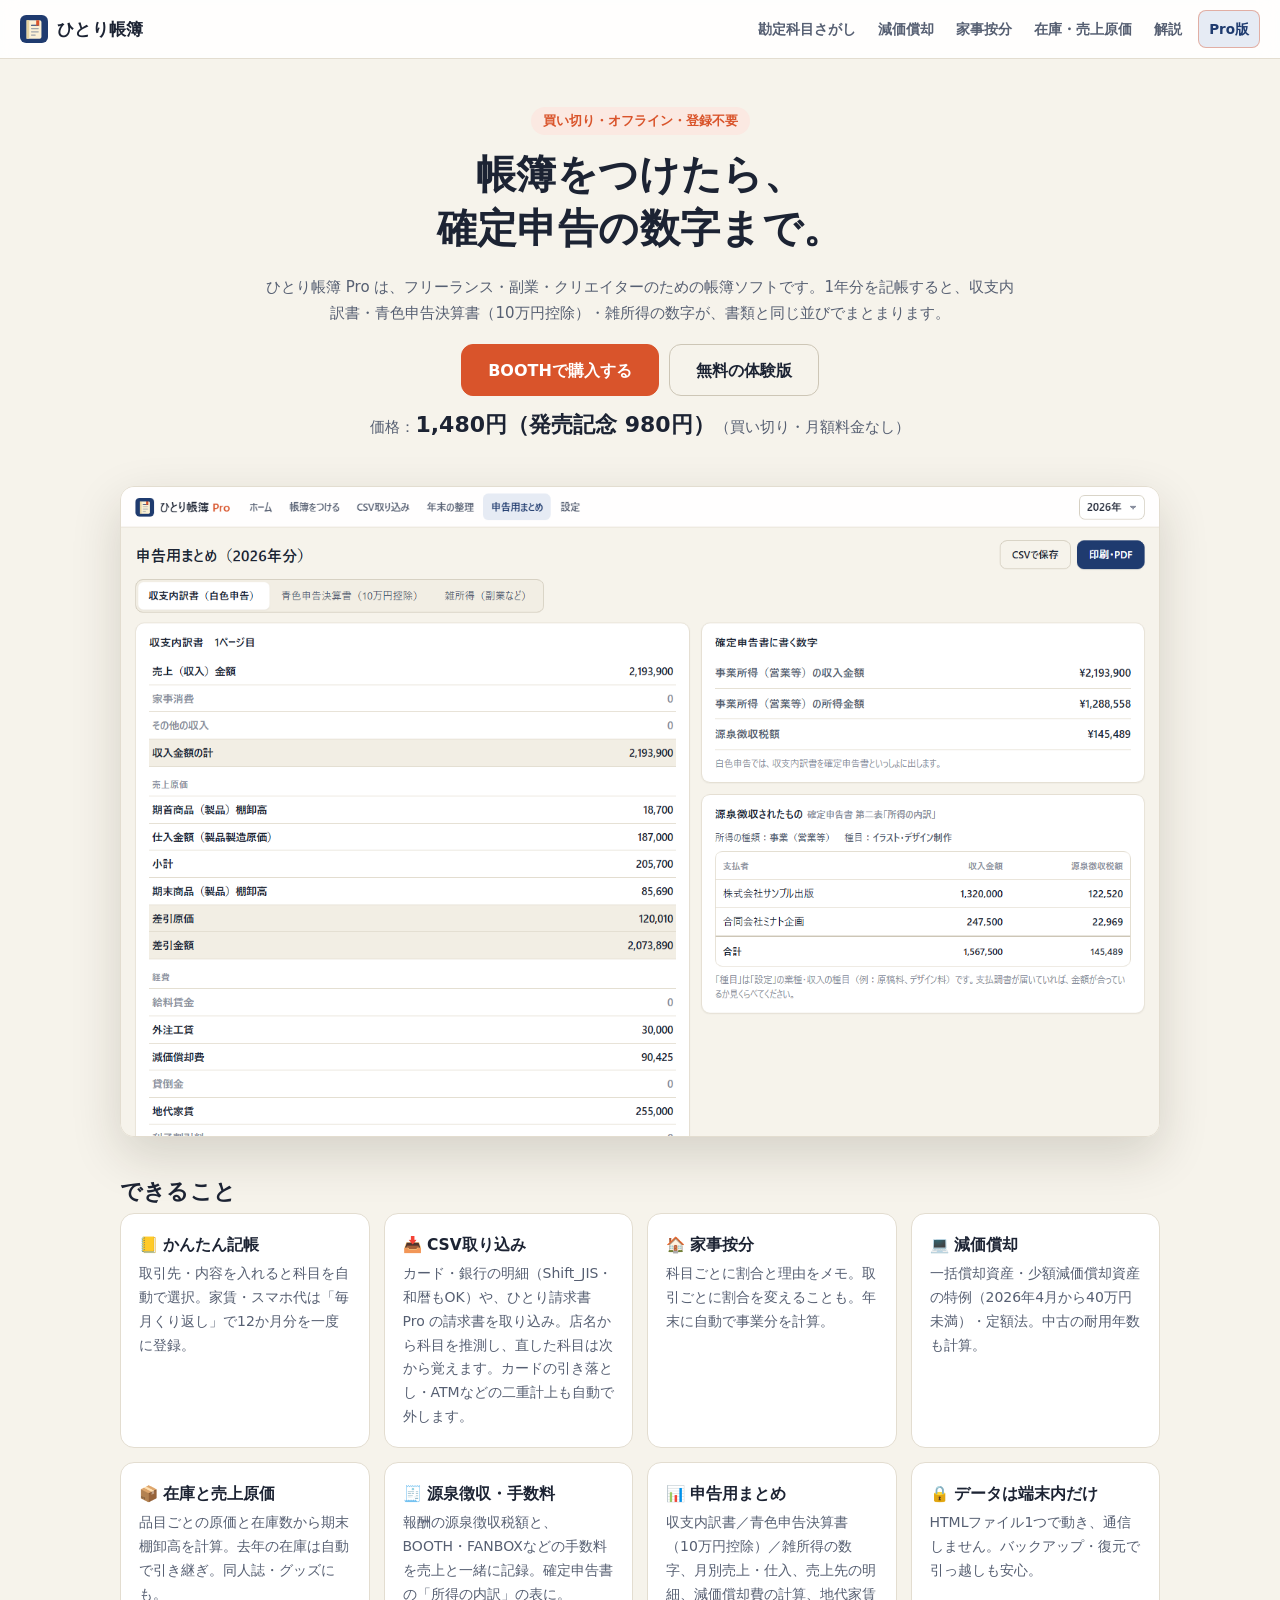
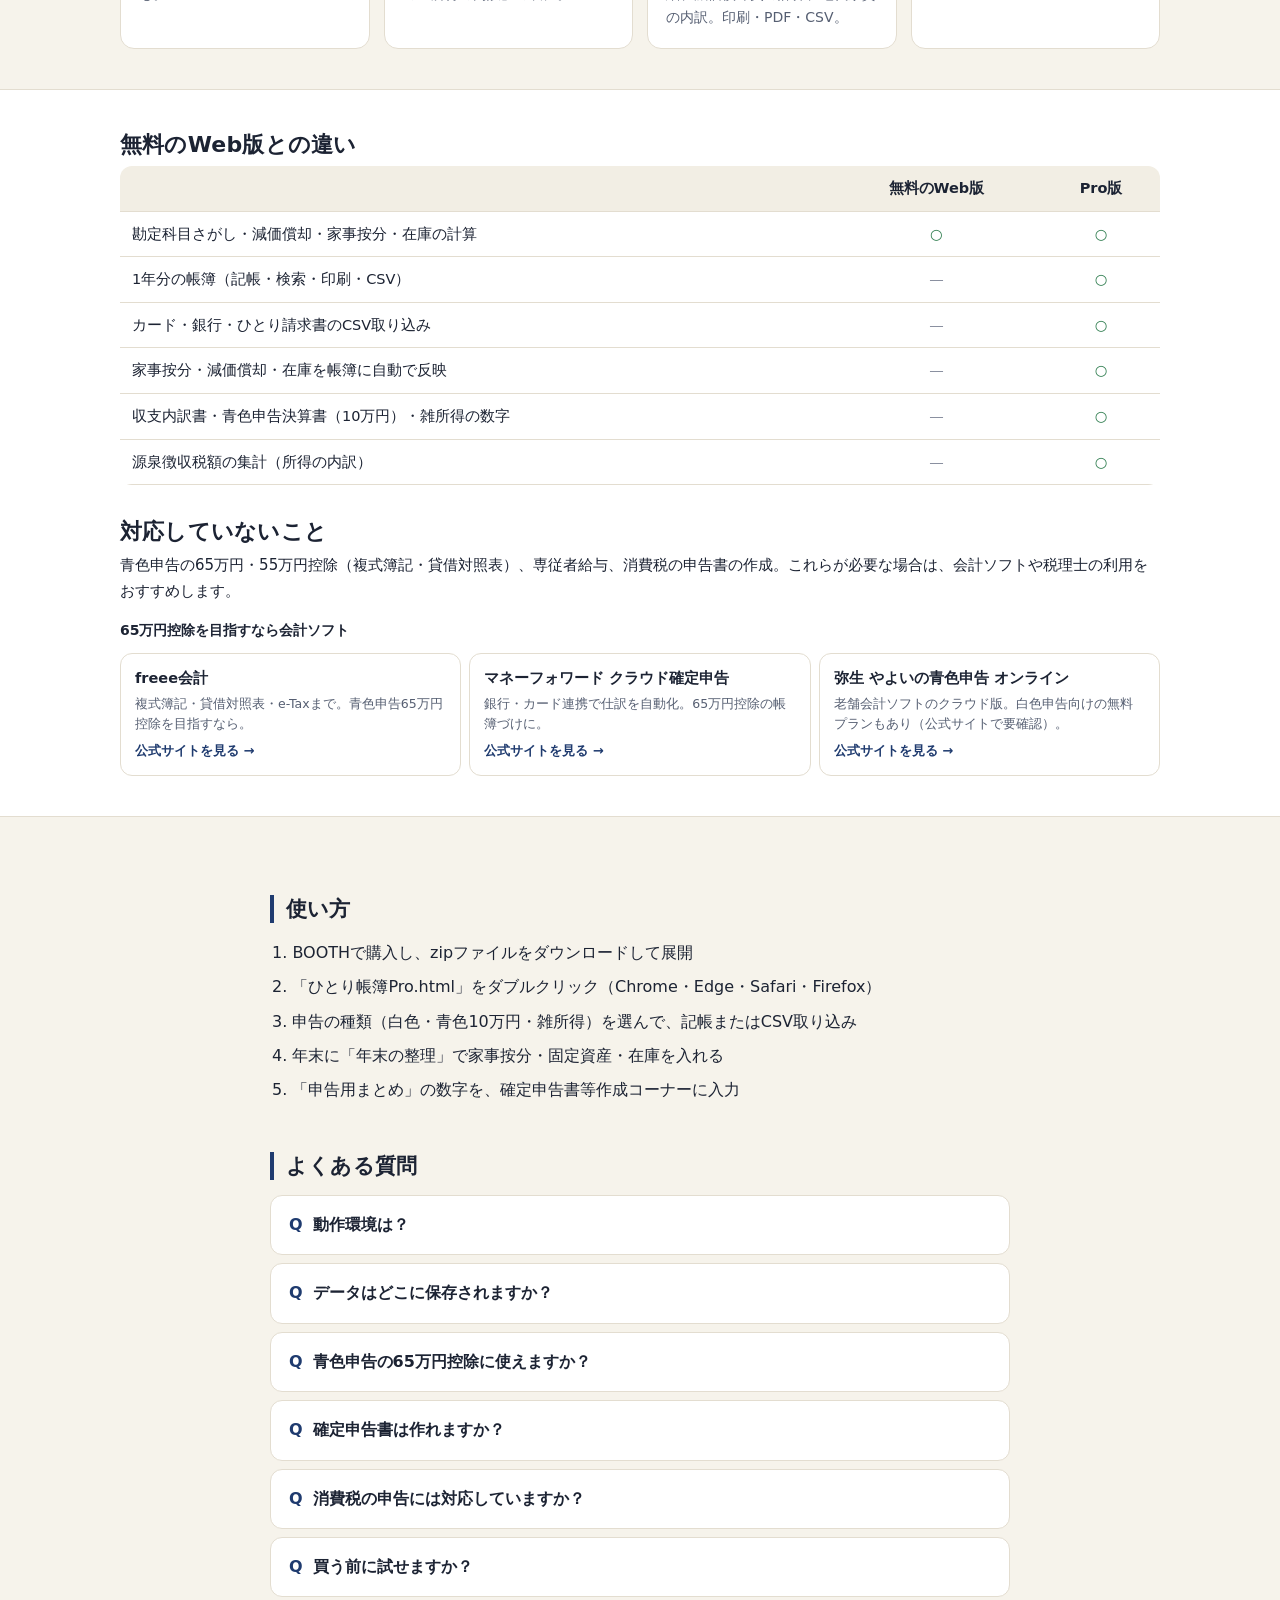
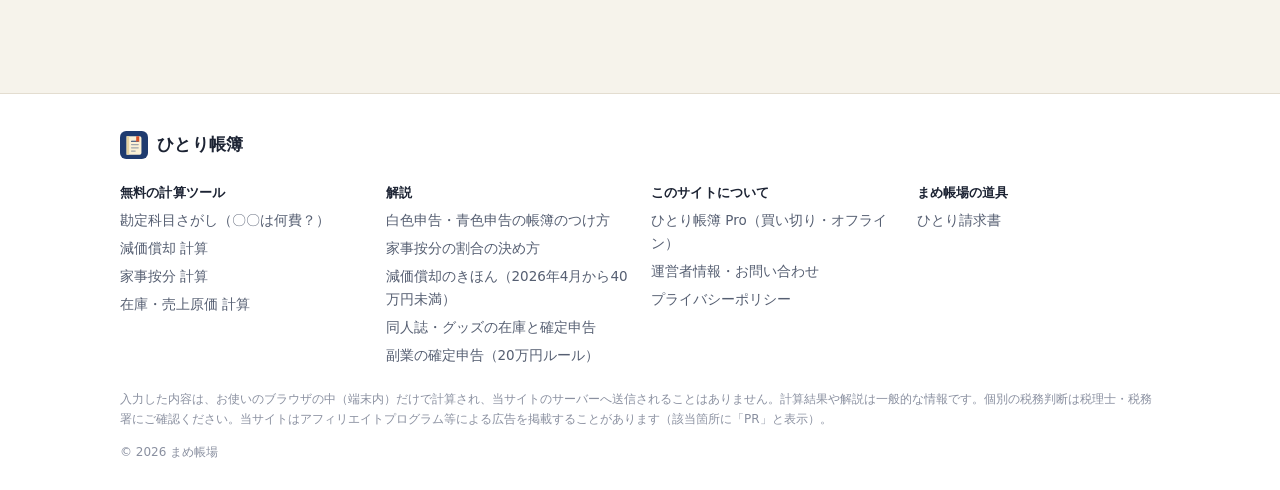
<file: pro/index.html>
<!doctype html>
<html lang="ja" data-base="../">
<head>
<meta charset="utf-8">
<meta name="viewport" content="width=device-width, initial-scale=1, viewport-fit=cover">
<title>ひとり帳簿 Pro｜確定申告の数字まで出る、買い切り・オフラインの帳簿ソフト（収支内訳書・青色申告決算書10万円・雑所得）</title>
<meta name="description" content="フリーランス・副業・クリエイターのための買い切り帳簿ソフト。記帳とCSV取り込み（カード・銀行・ひとり請求書）、家事按分、減価償却、在庫を入れると、収支内訳書・青色申告決算書（10万円控除）・雑所得の数字が書類と同じ並びでまとまります。HTMLファイル1つで動き、データは端末の中だけ。">
<link rel="canonical" href="https://popopo-bug.github.io/hitori-chobo/pro/">
<meta property="og:type" content="website">
<meta property="og:site_name" content="ひとり帳簿">
<meta property="og:title" content="ひとり帳簿 Pro — 帳簿をつけたら、確定申告の数字まで">
<meta property="og:description" content="フリーランス・副業・クリエイターのための買い切り帳簿ソフト。記帳とCSV取り込み（カード・銀行・ひとり請求書）、家事按分、減価償却、在庫を入れると、収支内訳書・青色申告決算書（10万円控除）・雑所得の数字が書類と同じ並びでまとまります。HTMLファイル1つで動き、データは端末の中だけ。">
<meta property="og:url" content="https://popopo-bug.github.io/hitori-chobo/pro/">
<meta property="og:image" content="https://popopo-bug.github.io/hitori-chobo/og/pro.png">
<meta property="og:locale" content="ja_JP">
<meta name="twitter:card" content="summary_large_image">
<meta name="theme-color" content="#1f3b6f">
<meta name="format-detection" content="telephone=no">
<link rel="icon" href="../favicon.svg" type="image/svg+xml">
<link rel="icon" href="../icons/icon-48.png" sizes="48x48" type="image/png">
<link rel="apple-touch-icon" href="../icons/apple-touch-icon.png">
<link rel="manifest" href="../manifest.webmanifest">
<link rel="stylesheet" href="../assets/style.css?v=d7bda67436">

<script type="application/ld+json">{"@context":"https://schema.org","@graph":[{"@type":"BreadcrumbList","itemListElement":[{"@type":"ListItem","position":1,"name":"ホーム","item":"https://popopo-bug.github.io/hitori-chobo/"},{"@type":"ListItem","position":2,"name":"Pro版","item":"https://popopo-bug.github.io/hitori-chobo/pro/"}]},{"@type":"FAQPage","mainEntity":[{"@type":"Question","name":"動作環境は？","acceptedAnswer":{"@type":"Answer","text":"Windows・Mac の Chrome、Edge、Safari、Firefox で動きます。ダウンロードしたHTMLファイルをダブルクリックして開くだけで、インストールやアカウント登録は不要です。スマホでも開けますが、パソコンでの利用をおすすめします。"}},{"@type":"Question","name":"データはどこに保存されますか？","acceptedAnswer":{"@type":"Answer","text":"ファイルを開いたブラウザの中（端末内）です。インターネットに送信されることはありません。ブラウザのデータ消去に備えて、バックアップファイルを保存できます。別のパソコンへの引っ越しもバックアップで行えます。"}},{"@type":"Question","name":"青色申告の65万円控除に使えますか？","acceptedAnswer":{"@type":"Answer","text":"使えません。65万円・55万円控除に必要な複式簿記（仕訳帳・総勘定元帳・貸借対照表）には対応していません。白色申告の収支内訳書、青色申告の簡易な帳簿（10万円控除）、副業の雑所得に対応しています。"}},{"@type":"Question","name":"確定申告書は作れますか？","acceptedAnswer":{"@type":"Answer","text":"作れません。帳簿から計算した数字を、国税庁の「確定申告書等作成コーナー」に入力して申告書を作ります。決算書と同じ並びで数字を出すので、転記しやすくなっています。"}},{"@type":"Question","name":"消費税の申告には対応していますか？","acceptedAnswer":{"@type":"Answer","text":"対応していません。インボイス登録をしている人の消費税（2割特例・3割特例・簡易課税）の試算は、姉妹ツールの「ひとり請求書」の消費税シミュレーターで行えます。"}},{"@type":"Question","name":"買う前に試せますか？","acceptedAnswer":{"@type":"Answer","text":"無料の体験版（登録できる取引30件まで・印刷に透かし）があります。体験版のデータは、バックアップを使って製品版に引き継げます。"}}]}]}</script>
</head>
<body data-page="pro">
<a class="skip" href="#main">本文へスキップ</a>
<header class="site-header">
  <div class="wrap wrap-wide hd">
    <a class="brand" href="../"><img src="../favicon.svg" alt="" width="28" height="28"><span>ひとり帳簿</span></a>
    <button type="button" class="btn btn-ghost btn-sm nav-toggle" aria-expanded="false" aria-controls="site-nav">メニュー</button>
    <nav id="site-nav" class="nav" aria-label="メインメニュー">
      <a href="../tools/kamoku/">勘定科目さがし</a>
      <a href="../tools/genka/">減価償却</a>
      <a href="../tools/anbun/">家事按分</a>
      <a href="../tools/zaiko/">在庫・売上原価</a>
      <a href="../guide/">解説</a>
      <a class="nav-pro" href="../pro/" aria-current="page">Pro版</a>
    </nav>
  </div>
</header>
<main id="main">
<section class="pro-hero">
  <div class="wrap">
    <span class="eyebrow">買い切り・オフライン・登録不要</span>
    <h1>帳簿をつけたら、<br>確定申告の数字まで。</h1>
    <p class="lead">ひとり帳簿 Pro は、フリーランス・副業・クリエイターのための帳簿ソフトです。1年分を記帳すると、収支内訳書・青色申告決算書（10万円控除）・雑所得の数字が、書類と同じ並びでまとまります。</p>
    <div class="cta-row" style="justify-content:center">
      <a class="btn btn-accent btn-lg" data-pro-link data-pro-only hidden href="#">BOOTHで購入する</a>
      <a class="btn btn-ghost btn-lg" data-trial-link href="#">無料の体験版</a>
      <span class="btn btn-ghost btn-lg" data-pro-soon aria-disabled="true">まもなく販売開始</span>
    </div>
    <p class="price">価格：<b data-pro-price>1,480円（発売記念 980円）</b>（買い切り・月額料金なし）</p>
  </div>
</section>

<section class="wrap"><img class="hero-shot" src="../og/pro-report.png" alt="申告用まとめの画面：収支内訳書の1ページ目と、確定申告書に書く数字" width="1440" height="900" loading="lazy"></section>

<section class="section">
  <div class="wrap">
    <h2 class="sec-h">できること</h2>
    <div class="feature-grid">
      <div class="feature"><b>📒 かんたん記帳</b><p>取引先・内容を入れると科目を自動で選択。家賃・スマホ代は「毎月くり返し」で12か月分を一度に登録。</p></div>
      <div class="feature"><b>📥 CSV取り込み</b><p>カード・銀行の明細（Shift_JIS・和暦もOK）や、ひとり請求書 Pro の請求書を取り込み。店名から科目を推測し、直した科目は次から覚えます。カードの引き落とし・ATMなどの二重計上も自動で外します。</p></div>
      <div class="feature"><b>🏠 家事按分</b><p>科目ごとに割合と理由をメモ。取引ごとに割合を変えることも。年末に自動で事業分を計算。</p></div>
      <div class="feature"><b>💻 減価償却</b><p>一括償却資産・少額減価償却資産の特例（2026年4月から40万円未満）・定額法。中古の耐用年数も計算。</p></div>
      <div class="feature"><b>📦 在庫と売上原価</b><p>品目ごとの原価と在庫数から期末棚卸高を計算。去年の在庫は自動で引き継ぎ。同人誌・グッズにも。</p></div>
      <div class="feature"><b>🧾 源泉徴収・手数料</b><p>報酬の源泉徴収税額と、BOOTH・FANBOXなどの手数料を売上と一緒に記録。確定申告書の「所得の内訳」の表に。</p></div>
      <div class="feature"><b>📊 申告用まとめ</b><p>収支内訳書／青色申告決算書（10万円控除）／雑所得の数字、月別売上・仕入、売上先の明細、減価償却費の計算、地代家賃の内訳。印刷・PDF・CSV。</p></div>
      <div class="feature"><b>🔒 データは端末内だけ</b><p>HTMLファイル1つで動き、通信しません。バックアップ・復元で引っ越しも安心。</p></div>
    </div>
  </div>
</section>

<section class="section section-alt">
  <div class="wrap">
    <h2 class="sec-h">無料のWeb版との違い</h2>
    <table class="compare">
      <thead><tr><th></th><th>無料のWeb版</th><th>Pro版</th></tr></thead>
      <tbody>
        <tr><td>勘定科目さがし・減価償却・家事按分・在庫の計算</td><td class="yes">○</td><td class="yes">○</td></tr>
        <tr><td>1年分の帳簿（記帳・検索・印刷・CSV）</td><td class="no">—</td><td class="yes">○</td></tr>
        <tr><td>カード・銀行・ひとり請求書のCSV取り込み</td><td class="no">—</td><td class="yes">○</td></tr>
        <tr><td>家事按分・減価償却・在庫を帳簿に自動で反映</td><td class="no">—</td><td class="yes">○</td></tr>
        <tr><td>収支内訳書・青色申告決算書（10万円）・雑所得の数字</td><td class="no">—</td><td class="yes">○</td></tr>
        <tr><td>源泉徴収税額の集計（所得の内訳）</td><td class="no">—</td><td class="yes">○</td></tr>
      </tbody>
    </table>
    <h2 class="sec-h" style="margin-top:32px">対応していないこと</h2>
    <p>青色申告の65万円・55万円控除（複式簿記・貸借対照表）、専従者給与、消費税の申告書の作成。これらが必要な場合は、会計ソフトや税理士の利用をおすすめします。</p>
    <div data-aff="accounting" data-aff-title="65万円控除を目指すなら会計ソフト"></div>
  </div>
</section>

<section class="wrap wrap-narrow prose">
  <h2>使い方</h2>
  <ol>
    <li>BOOTHで購入し、zipファイルをダウンロードして展開</li>
    <li>「ひとり帳簿Pro.html」をダブルクリック（Chrome・Edge・Safari・Firefox）</li>
    <li>申告の種類（白色・青色10万円・雑所得）を選んで、記帳またはCSV取り込み</li>
    <li>年末に「年末の整理」で家事按分・固定資産・在庫を入れる</li>
    <li>「申告用まとめ」の数字を、確定申告書等作成コーナーに入力</li>
  </ol>
  <section class="faq"><h2 id="faq">よくある質問</h2><details><summary>動作環境は？</summary><div class="a"><p>Windows・Mac の Chrome、Edge、Safari、Firefox で動きます。ダウンロードしたHTMLファイルをダブルクリックして開くだけで、インストールやアカウント登録は不要です。スマホでも開けますが、パソコンでの利用をおすすめします。</p></div></details><details><summary>データはどこに保存されますか？</summary><div class="a"><p>ファイルを開いたブラウザの中（端末内）です。インターネットに送信されることはありません。ブラウザのデータ消去に備えて、バックアップファイルを保存できます。別のパソコンへの引っ越しもバックアップで行えます。</p></div></details><details><summary>青色申告の65万円控除に使えますか？</summary><div class="a"><p>使えません。65万円・55万円控除に必要な複式簿記（仕訳帳・総勘定元帳・貸借対照表）には対応していません。白色申告の収支内訳書、青色申告の簡易な帳簿（10万円控除）、副業の雑所得に対応しています。</p></div></details><details><summary>確定申告書は作れますか？</summary><div class="a"><p>作れません。帳簿から計算した数字を、国税庁の「確定申告書等作成コーナー」に入力して申告書を作ります。決算書と同じ並びで数字を出すので、転記しやすくなっています。</p></div></details><details><summary>消費税の申告には対応していますか？</summary><div class="a"><p>対応していません。インボイス登録をしている人の消費税（2割特例・3割特例・簡易課税）の試算は、姉妹ツールの「ひとり請求書」の消費税シミュレーターで行えます。</p></div></details><details><summary>買う前に試せますか？</summary><div class="a"><p>無料の体験版（登録できる取引30件まで・印刷に透かし）があります。体験版のデータは、バックアップを使って製品版に引き継げます。</p></div></details></section>
</section>

</main>
<footer class="site-footer">
  <div class="wrap">
    <a class="brand" href="../"><img src="../favicon.svg" alt="" width="24" height="24"><span>ひとり帳簿</span></a>
    <div class="ft-cols">
      <div><h4>無料の計算ツール</h4><ul>
        <li><a href="../tools/kamoku/">勘定科目さがし（〇〇は何費？）</a></li>
        <li><a href="../tools/genka/">減価償却 計算</a></li>
        <li><a href="../tools/anbun/">家事按分 計算</a></li>
        <li><a href="../tools/zaiko/">在庫・売上原価 計算</a></li>
      </ul></div>
      <div><h4>解説</h4><ul>
        <li><a href="../guide/chobo/">白色申告・青色申告の帳簿のつけ方</a></li>
        <li><a href="../guide/anbun/">家事按分の割合の決め方</a></li>
        <li><a href="../guide/genka/">減価償却のきほん（2026年4月から40万円未満）</a></li>
        <li><a href="../guide/doujin/">同人誌・グッズの在庫と確定申告</a></li>
        <li><a href="../guide/fukugyo/">副業の確定申告（20万円ルール）</a></li>
      </ul></div>
      <div><h4>このサイトについて</h4><ul>
        <li><a href="../pro/">ひとり帳簿 Pro（買い切り・オフライン）</a></li>
        <li><a href="../about/">運営者情報・お問い合わせ</a></li>
        <li><a href="../privacy/">プライバシーポリシー</a></li>
      </ul></div>
      <div><h4>まめ帳場の道具</h4><ul>
        <li><a href="https://popopo-bug.github.io/hitori-seikyu/">ひとり請求書</a></li>
      </ul></div>
    </div>
    <p class="ft-note">入力した内容は、お使いのブラウザの中（端末内）だけで計算され、当サイトのサーバーへ送信されることはありません。計算結果や解説は一般的な情報です。個別の税務判断は税理士・税務署にご確認ください。当サイトはアフィリエイトプログラム等による広告を掲載することがあります（該当箇所に「PR」と表示）。</p>
    <p class="ft-copy">© 2026 まめ帳場</p>
  </div>
</footer>
<script>window.HC_CONFIG = {"siteName":"ひとり帳簿","proUrl":"https://booth.pm/ja/items/9038531","trialUrl":"https://booth.pm/ja/items/9038543","proPrice":"1,480円（発売記念 980円）","adsenseClient":"","adsenseSlots":{"content":"","footer":""},"affiliates":{"accounting":[{"name":"freee会計","desc":"複式簿記・貸借対照表・e-Taxまで。青色申告65万円控除を目指すなら。","url":"https://www.freee.co.jp/","affiliate":false,"cta":"公式サイトを見る"},{"name":"マネーフォワード クラウド確定申告","desc":"銀行・カード連携で仕訳を自動化。65万円控除の帳簿づけに。","url":"https://biz.moneyforward.com/tax_return/","affiliate":false,"cta":"公式サイトを見る"},{"name":"弥生 やよいの青色申告 オンライン","desc":"老舗会計ソフトのクラウド版。白色申告向けの無料プランもあり（公式サイトで要確認）。","url":"https://www.yayoi-kk.co.jp/","affiliate":false,"cta":"公式サイトを見る"}],"advisor":[{"name":"税理士ドットコム","desc":"事業所得か雑所得か、家事按分の割合など、迷ったら税理士に相談できます。","url":"https://www.zeiri4.com/","affiliate":false,"cta":"税理士を探す"}]},"contactUrl":"","siteUrl":"https://popopo-bug.github.io/hitori-chobo/"};</script>
<script src="../assets/app.js?v=d7bda67436" defer></script>
</body>
</html>
</file>
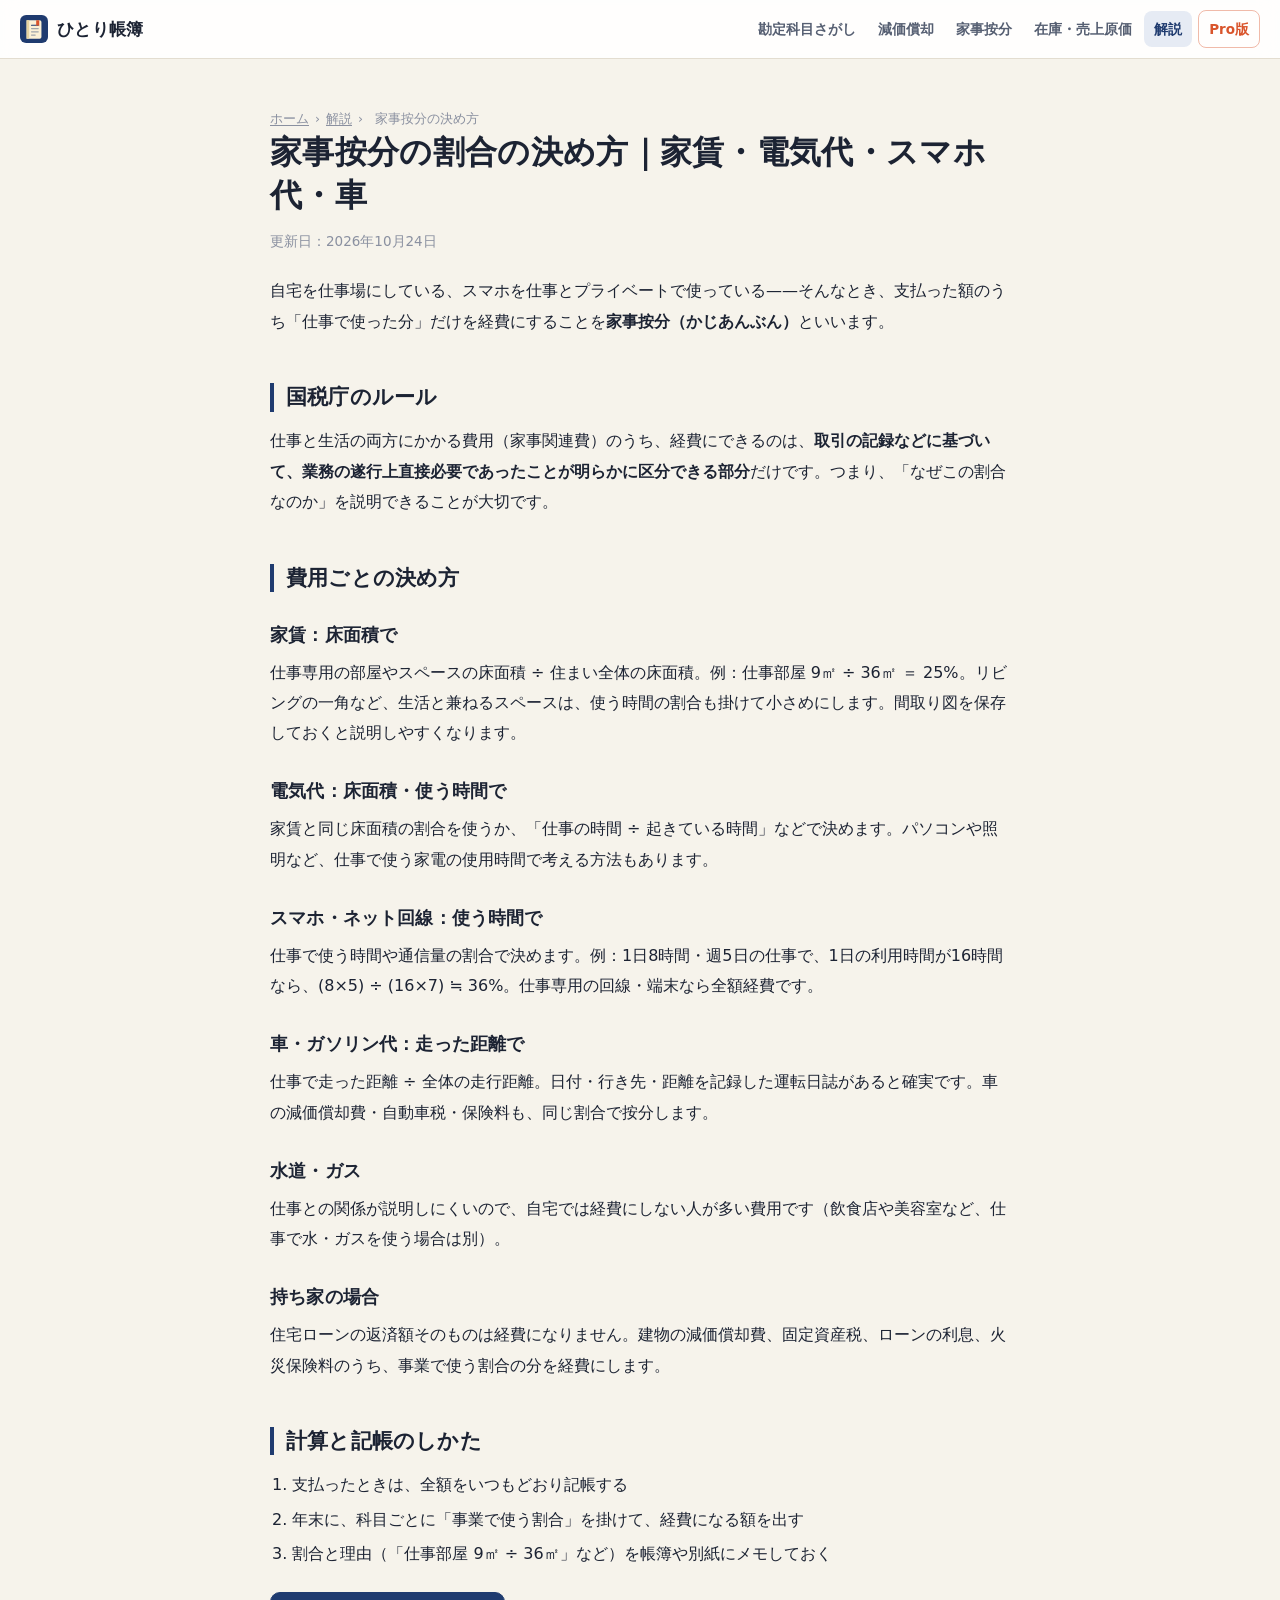
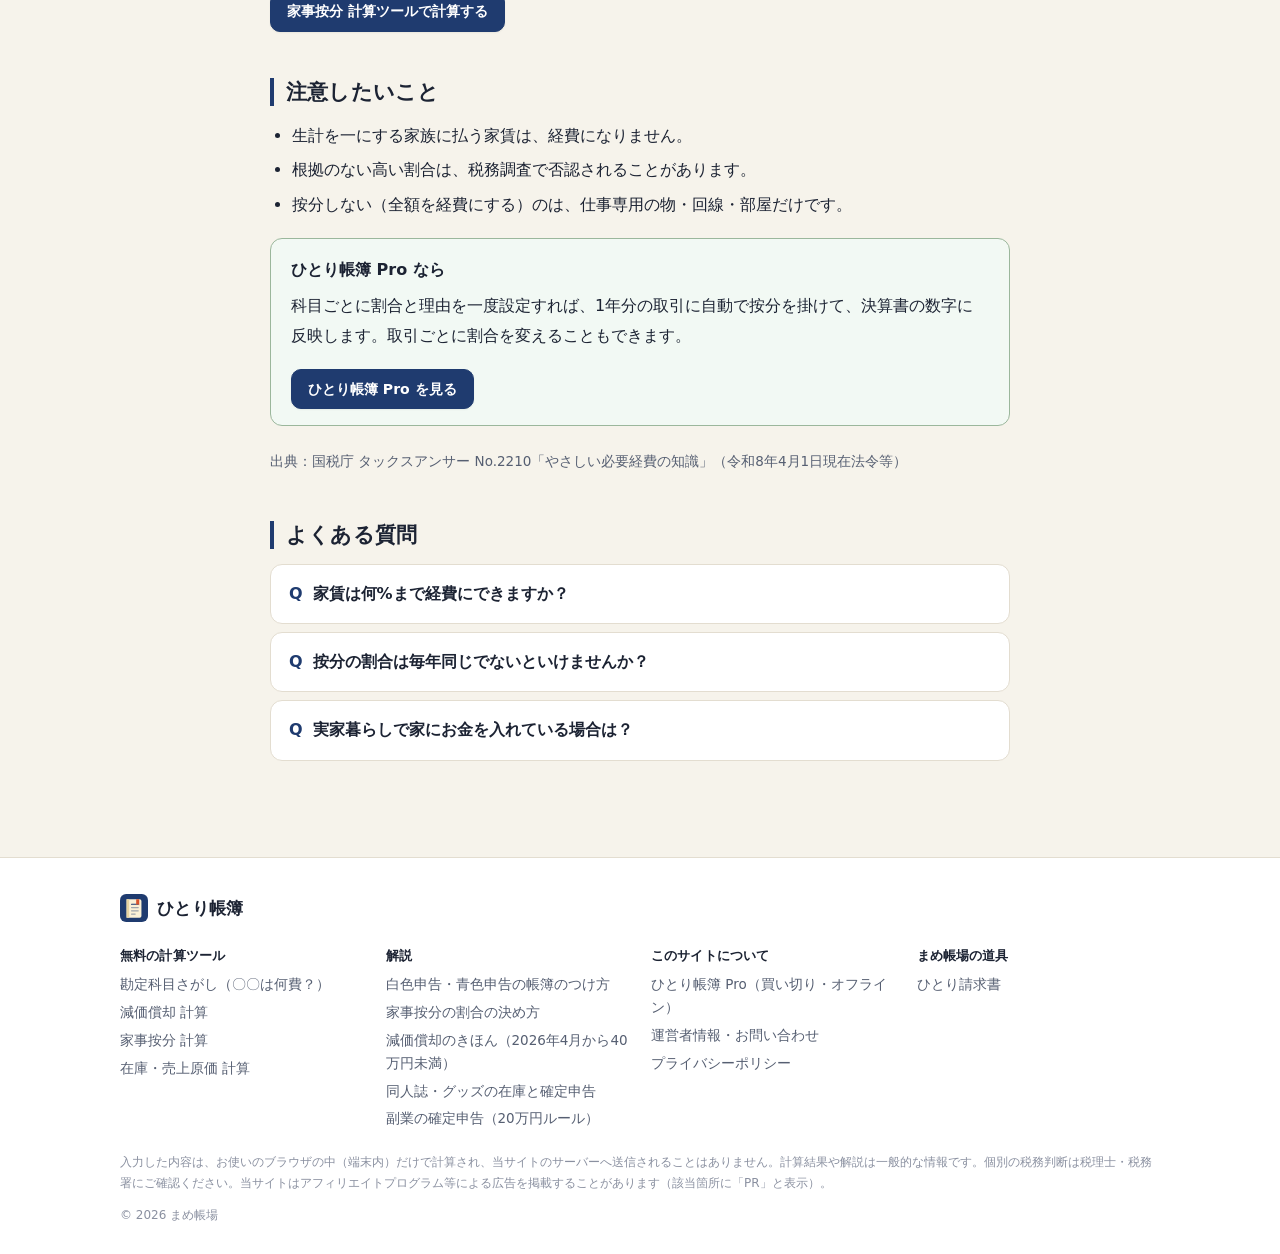
<file: guide/anbun/index.html>
<!doctype html>
<html lang="ja" data-base="../../">
<head>
<meta charset="utf-8">
<meta name="viewport" content="width=device-width, initial-scale=1, viewport-fit=cover">
<title>家事按分の割合の決め方｜自宅の家賃・電気代・スマホ代・車は何%？理由の残し方｜ひとり帳簿</title>
<meta name="description" content="自宅で仕事をするフリーランス・副業の家事按分。家賃は床面積、電気代は面積や時間、スマホ・ネットは使用時間、車は走行距離。国税庁のルール、割合の決め方の例、持ち家の場合、記帳と根拠の残し方をまとめました。">
<link rel="canonical" href="https://popopo-bug.github.io/hitori-chobo/guide/anbun/">
<meta property="og:type" content="article">
<meta property="og:site_name" content="ひとり帳簿">
<meta property="og:title" content="家事按分の割合の決め方｜自宅の家賃・電気代・スマホ代・車は何%？理由の残し方｜ひとり帳簿">
<meta property="og:description" content="自宅で仕事をするフリーランス・副業の家事按分。家賃は床面積、電気代は面積や時間、スマホ・ネットは使用時間、車は走行距離。国税庁のルール、割合の決め方の例、持ち家の場合、記帳と根拠の残し方をまとめました。">
<meta property="og:url" content="https://popopo-bug.github.io/hitori-chobo/guide/anbun/">
<meta property="og:image" content="https://popopo-bug.github.io/hitori-chobo/og/default.png">
<meta property="og:locale" content="ja_JP">
<meta name="twitter:card" content="summary_large_image">
<meta name="theme-color" content="#1f3b6f">
<meta name="format-detection" content="telephone=no">
<link rel="icon" href="../../favicon.svg" type="image/svg+xml">
<link rel="icon" href="../../icons/icon-48.png" sizes="48x48" type="image/png">
<link rel="apple-touch-icon" href="../../icons/apple-touch-icon.png">
<link rel="manifest" href="../../manifest.webmanifest">
<link rel="stylesheet" href="../../assets/style.css?v=d7bda67436">

<script type="application/ld+json">{"@context":"https://schema.org","@graph":[{"@type":"Article","headline":"家事按分の割合の決め方","description":"自宅で仕事をするフリーランス・副業の家事按分。家賃は床面積、電気代は面積や時間、スマホ・ネットは使用時間、車は走行距離。国税庁のルール、割合の決め方の例、持ち家の場合、記帳と根拠の残し方をまとめました。","datePublished":"2026-10-24","dateModified":"2026-10-24","inLanguage":"ja","mainEntityOfPage":"https://popopo-bug.github.io/hitori-chobo/guide/anbun/","author":{"@type":"Organization","name":"まめ帳場","url":"https://popopo-bug.github.io/hitori-chobo/"},"publisher":{"@type":"Organization","name":"まめ帳場","url":"https://popopo-bug.github.io/hitori-chobo/"},"image":"https://popopo-bug.github.io/hitori-chobo/og/default.png"},{"@type":"BreadcrumbList","itemListElement":[{"@type":"ListItem","position":1,"name":"ホーム","item":"https://popopo-bug.github.io/hitori-chobo/"},{"@type":"ListItem","position":2,"name":"解説","item":"https://popopo-bug.github.io/hitori-chobo/guide/"},{"@type":"ListItem","position":3,"name":"家事按分の決め方","item":"https://popopo-bug.github.io/hitori-chobo/guide/anbun/"}]},{"@type":"FAQPage","mainEntity":[{"@type":"Question","name":"家賃は何%まで経費にできますか？","acceptedAnswer":{"@type":"Answer","text":"上限の決まりはありませんが、生活もしている家の家賃を高い割合にすると、説明がむずかしくなります。仕事専用の部屋の床面積など、実態に合った割合にしましょう。"}},{"@type":"Question","name":"按分の割合は毎年同じでないといけませんか？","acceptedAnswer":{"@type":"Answer","text":"働き方や住まいが変わったら、割合も見直します。変えたときは、なぜ変えたのか（引っ越し、仕事部屋を増やした等）をメモしておきましょう。"}},{"@type":"Question","name":"実家暮らしで家にお金を入れている場合は？","acceptedAnswer":{"@type":"Answer","text":"生計を一にする親族に払う家賃は、経費になりません。自分名義で契約・支払いをしている通信費などは、按分して経費にできます。"}}]}]}</script>
</head>
<body data-page="guide-anbun">
<a class="skip" href="#main">本文へスキップ</a>
<header class="site-header">
  <div class="wrap wrap-wide hd">
    <a class="brand" href="../../"><img src="../../favicon.svg" alt="" width="28" height="28"><span>ひとり帳簿</span></a>
    <button type="button" class="btn btn-ghost btn-sm nav-toggle" aria-expanded="false" aria-controls="site-nav">メニュー</button>
    <nav id="site-nav" class="nav" aria-label="メインメニュー">
      <a href="../../tools/kamoku/">勘定科目さがし</a>
      <a href="../../tools/genka/">減価償却</a>
      <a href="../../tools/anbun/">家事按分</a>
      <a href="../../tools/zaiko/">在庫・売上原価</a>
      <a href="../../guide/" aria-current="page">解説</a>
      <a class="nav-pro" href="../../pro/">Pro版</a>
    </nav>
  </div>
</header>
<main id="main">
<article class="wrap wrap-narrow prose">
  <nav class="crumbs" aria-label="パンくずリスト"><a href="../../">ホーム</a><span>›</span><a href="../../guide/">解説</a><span>›</span><span aria-current="page">家事按分の決め方</span></nav>
  <h1>家事按分の割合の決め方｜家賃・電気代・スマホ代・車</h1>
  <p class="meta">更新日：2026年10月24日</p>
  <p>自宅を仕事場にしている、スマホを仕事とプライベートで使っている——そんなとき、支払った額のうち「仕事で使った分」だけを経費にすることを<b>家事按分（かじあんぶん）</b>といいます。</p>

  <h2>国税庁のルール</h2>
  <p>仕事と生活の両方にかかる費用（家事関連費）のうち、経費にできるのは、<b>取引の記録などに基づいて、業務の遂行上直接必要であったことが明らかに区分できる部分</b>だけです。つまり、「なぜこの割合なのか」を説明できることが大切です。</p>

  <h2>費用ごとの決め方</h2>
  <h3>家賃：床面積で</h3>
  <p>仕事専用の部屋やスペースの床面積 ÷ 住まい全体の床面積。例：仕事部屋 9㎡ ÷ 36㎡ ＝ 25%。リビングの一角など、生活と兼ねるスペースは、使う時間の割合も掛けて小さめにします。間取り図を保存しておくと説明しやすくなります。</p>
  <h3>電気代：床面積・使う時間で</h3>
  <p>家賃と同じ床面積の割合を使うか、「仕事の時間 ÷ 起きている時間」などで決めます。パソコンや照明など、仕事で使う家電の使用時間で考える方法もあります。</p>
  <h3>スマホ・ネット回線：使う時間で</h3>
  <p>仕事で使う時間や通信量の割合で決めます。例：1日8時間・週5日の仕事で、1日の利用時間が16時間なら、(8×5) ÷ (16×7) ≒ 36%。仕事専用の回線・端末なら全額経費です。</p>
  <h3>車・ガソリン代：走った距離で</h3>
  <p>仕事で走った距離 ÷ 全体の走行距離。日付・行き先・距離を記録した運転日誌があると確実です。車の減価償却費・自動車税・保険料も、同じ割合で按分します。</p>
  <h3>水道・ガス</h3>
  <p>仕事との関係が説明しにくいので、自宅では経費にしない人が多い費用です（飲食店や美容室など、仕事で水・ガスを使う場合は別）。</p>
  <h3>持ち家の場合</h3>
  <p>住宅ローンの返済額そのものは経費になりません。建物の減価償却費、固定資産税、ローンの利息、火災保険料のうち、事業で使う割合の分を経費にします。</p>

  <h2>計算と記帳のしかた</h2>
  <ol>
    <li>支払ったときは、全額をいつもどおり記帳する</li>
    <li>年末に、科目ごとに「事業で使う割合」を掛けて、経費になる額を出す</li>
    <li>割合と理由（「仕事部屋 9㎡ ÷ 36㎡」など）を帳簿や別紙にメモしておく</li>
  </ol>
  <p class="cta-row"><a class="btn btn-primary" href="../../tools/anbun/">家事按分 計算ツールで計算する</a></p>

  <h2>注意したいこと</h2>
  <ul>
    <li>生計を一にする家族に払う家賃は、経費になりません。</li>
    <li>根拠のない高い割合は、税務調査で否認されることがあります。</li>
    <li>按分しない（全額を経費にする）のは、仕事専用の物・回線・部屋だけです。</li>
  </ul>
  <div class="box box-ok"><div class="box-h">ひとり帳簿 Pro なら</div><p>科目ごとに割合と理由を一度設定すれば、1年分の取引に自動で按分を掛けて、決算書の数字に反映します。取引ごとに割合を変えることもできます。</p><p><a class="btn btn-primary" href="../../pro/">ひとり帳簿 Pro を見る</a></p></div>
  <p class="sources">出典：国税庁 タックスアンサー No.2210「やさしい必要経費の知識」（令和8年4月1日現在法令等）</p>
  <section class="faq"><h2 id="faq">よくある質問</h2><details><summary>家賃は何%まで経費にできますか？</summary><div class="a"><p>上限の決まりはありませんが、生活もしている家の家賃を高い割合にすると、説明がむずかしくなります。仕事専用の部屋の床面積など、実態に合った割合にしましょう。</p></div></details><details><summary>按分の割合は毎年同じでないといけませんか？</summary><div class="a"><p>働き方や住まいが変わったら、割合も見直します。変えたときは、なぜ変えたのか（引っ越し、仕事部屋を増やした等）をメモしておきましょう。</p></div></details><details><summary>実家暮らしで家にお金を入れている場合は？</summary><div class="a"><p>生計を一にする親族に払う家賃は、経費になりません。自分名義で契約・支払いをしている通信費などは、按分して経費にできます。</p></div></details></section>
</article>

</main>
<footer class="site-footer">
  <div class="wrap">
    <a class="brand" href="../../"><img src="../../favicon.svg" alt="" width="24" height="24"><span>ひとり帳簿</span></a>
    <div class="ft-cols">
      <div><h4>無料の計算ツール</h4><ul>
        <li><a href="../../tools/kamoku/">勘定科目さがし（〇〇は何費？）</a></li>
        <li><a href="../../tools/genka/">減価償却 計算</a></li>
        <li><a href="../../tools/anbun/">家事按分 計算</a></li>
        <li><a href="../../tools/zaiko/">在庫・売上原価 計算</a></li>
      </ul></div>
      <div><h4>解説</h4><ul>
        <li><a href="../../guide/chobo/">白色申告・青色申告の帳簿のつけ方</a></li>
        <li><a href="../../guide/anbun/">家事按分の割合の決め方</a></li>
        <li><a href="../../guide/genka/">減価償却のきほん（2026年4月から40万円未満）</a></li>
        <li><a href="../../guide/doujin/">同人誌・グッズの在庫と確定申告</a></li>
        <li><a href="../../guide/fukugyo/">副業の確定申告（20万円ルール）</a></li>
      </ul></div>
      <div><h4>このサイトについて</h4><ul>
        <li><a href="../../pro/">ひとり帳簿 Pro（買い切り・オフライン）</a></li>
        <li><a href="../../about/">運営者情報・お問い合わせ</a></li>
        <li><a href="../../privacy/">プライバシーポリシー</a></li>
      </ul></div>
      <div><h4>まめ帳場の道具</h4><ul>
        <li><a href="https://popopo-bug.github.io/hitori-seikyu/">ひとり請求書</a></li>
      </ul></div>
    </div>
    <p class="ft-note">入力した内容は、お使いのブラウザの中（端末内）だけで計算され、当サイトのサーバーへ送信されることはありません。計算結果や解説は一般的な情報です。個別の税務判断は税理士・税務署にご確認ください。当サイトはアフィリエイトプログラム等による広告を掲載することがあります（該当箇所に「PR」と表示）。</p>
    <p class="ft-copy">© 2026 まめ帳場</p>
  </div>
</footer>
<script>window.HC_CONFIG = {"siteName":"ひとり帳簿","proUrl":"https://booth.pm/ja/items/9038531","trialUrl":"https://booth.pm/ja/items/9038543","proPrice":"1,480円（発売記念 980円）","adsenseClient":"","adsenseSlots":{"content":"","footer":""},"affiliates":{"accounting":[{"name":"freee会計","desc":"複式簿記・貸借対照表・e-Taxまで。青色申告65万円控除を目指すなら。","url":"https://www.freee.co.jp/","affiliate":false,"cta":"公式サイトを見る"},{"name":"マネーフォワード クラウド確定申告","desc":"銀行・カード連携で仕訳を自動化。65万円控除の帳簿づけに。","url":"https://biz.moneyforward.com/tax_return/","affiliate":false,"cta":"公式サイトを見る"},{"name":"弥生 やよいの青色申告 オンライン","desc":"老舗会計ソフトのクラウド版。白色申告向けの無料プランもあり（公式サイトで要確認）。","url":"https://www.yayoi-kk.co.jp/","affiliate":false,"cta":"公式サイトを見る"}],"advisor":[{"name":"税理士ドットコム","desc":"事業所得か雑所得か、家事按分の割合など、迷ったら税理士に相談できます。","url":"https://www.zeiri4.com/","affiliate":false,"cta":"税理士を探す"}]},"contactUrl":"","siteUrl":"https://popopo-bug.github.io/hitori-chobo/"};</script>
<script src="../../assets/app.js?v=d7bda67436" defer></script>
</body>
</html>
</file>
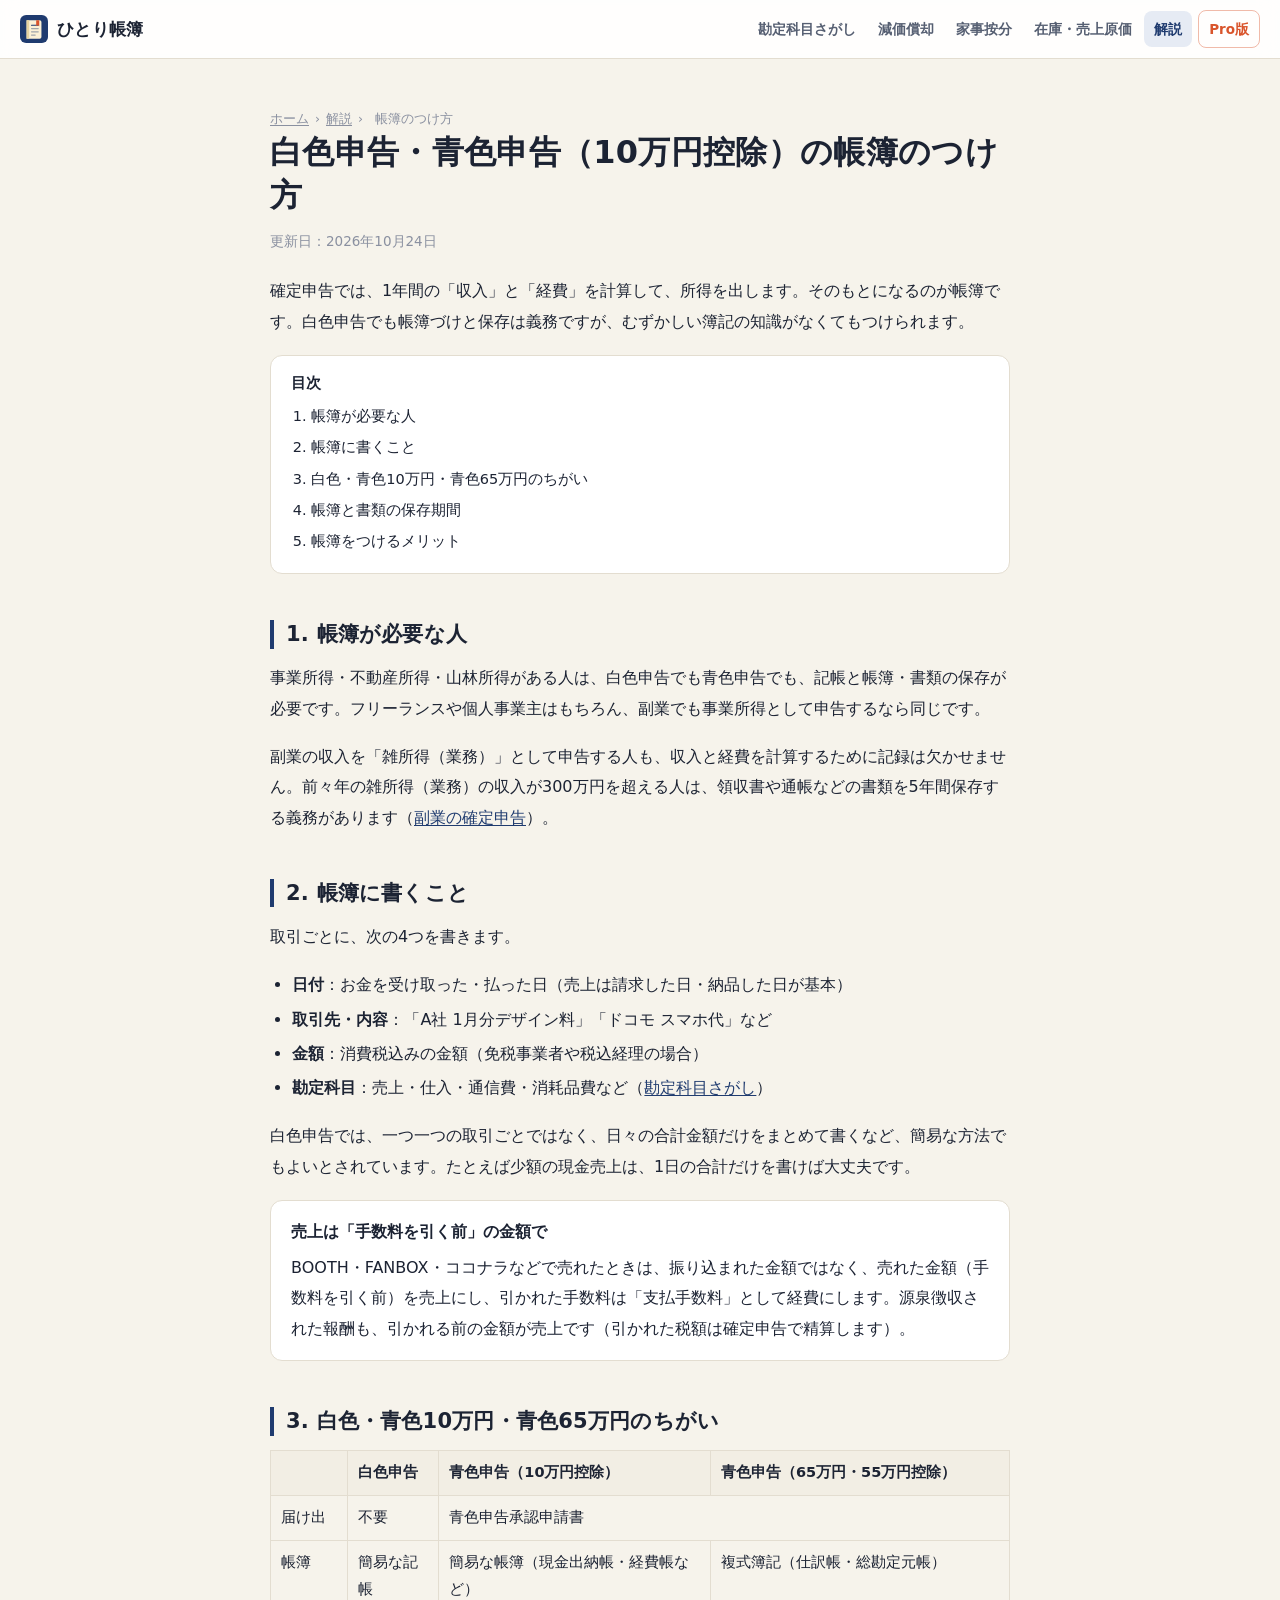
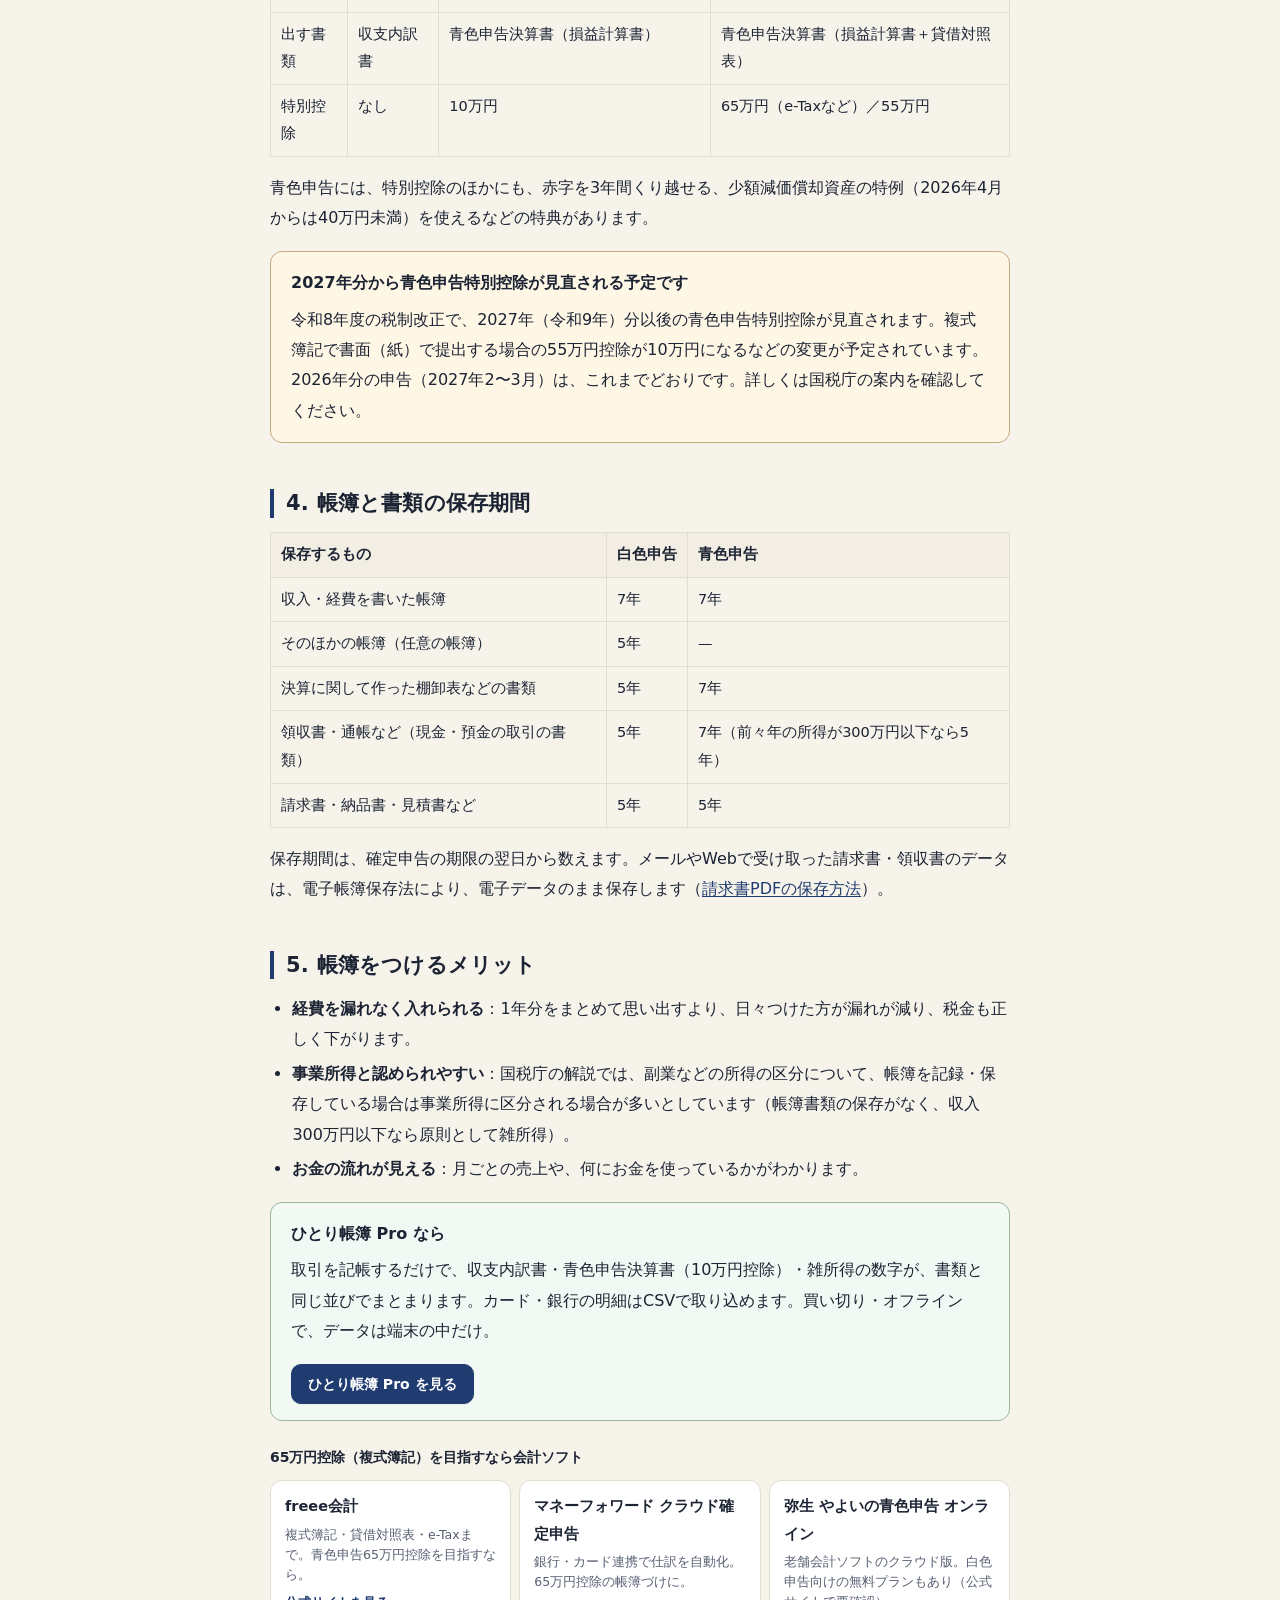
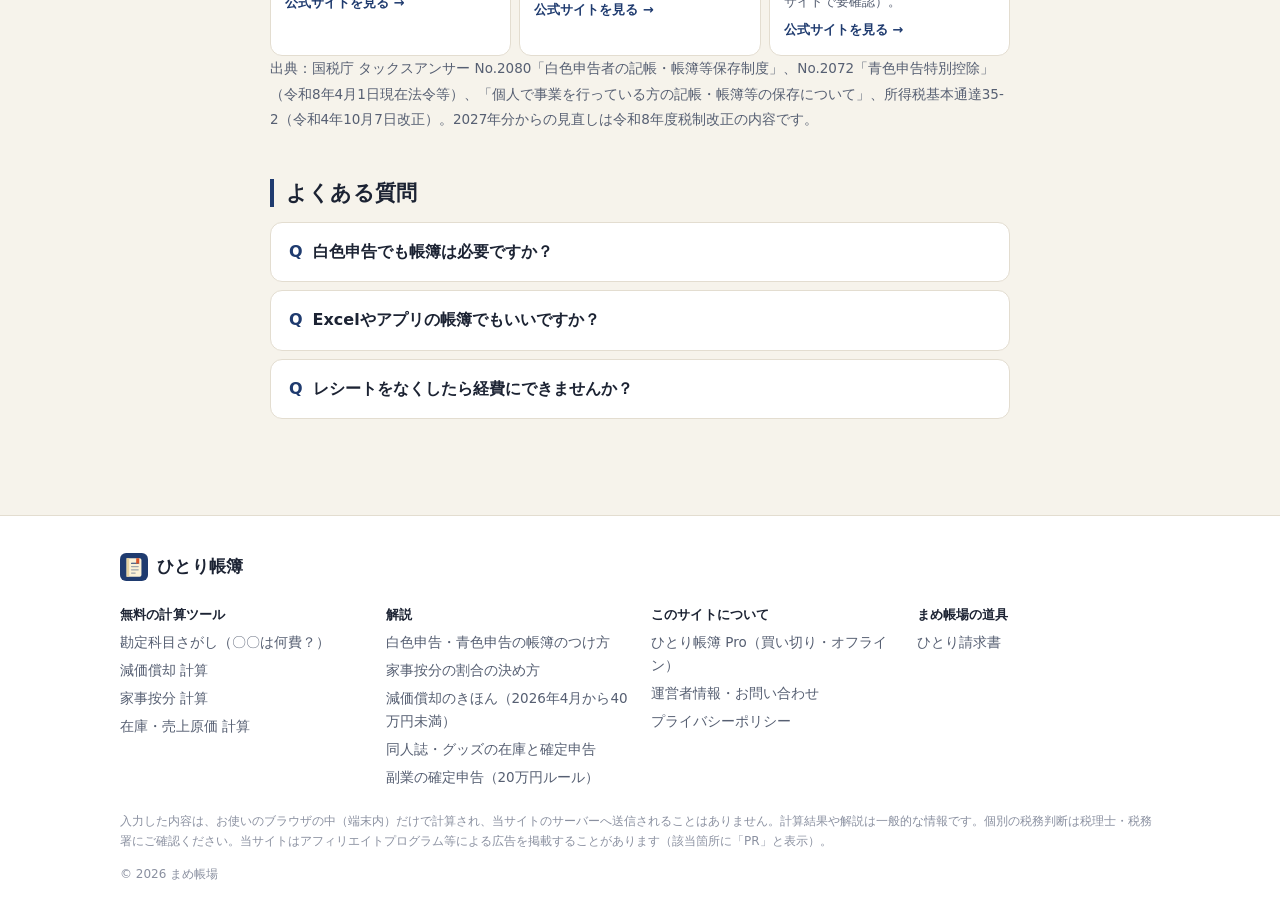
<file: guide/chobo/index.html>
<!doctype html>
<html lang="ja" data-base="../../">
<head>
<meta charset="utf-8">
<meta name="viewport" content="width=device-width, initial-scale=1, viewport-fit=cover">
<title>白色申告・青色申告（10万円控除）の帳簿のつけ方｜何を書く？まとめて書いていい？保存は何年？｜ひとり帳簿</title>
<meta name="description" content="フリーランス・個人事業主・副業の帳簿のつけ方。白色申告は簡易な記帳でOK、青色申告の10万円控除は簡易帳簿、65万円控除は複式簿記。書く項目、まとめ記帳、保存期間（7年・5年）、2027年分からの青色申告特別控除の見直し予定まで、国税庁の資料をもとに解説します。">
<link rel="canonical" href="https://popopo-bug.github.io/hitori-chobo/guide/chobo/">
<meta property="og:type" content="article">
<meta property="og:site_name" content="ひとり帳簿">
<meta property="og:title" content="白色申告・青色申告（10万円控除）の帳簿のつけ方｜何を書く？まとめて書いていい？保存は何年？｜ひとり帳簿">
<meta property="og:description" content="フリーランス・個人事業主・副業の帳簿のつけ方。白色申告は簡易な記帳でOK、青色申告の10万円控除は簡易帳簿、65万円控除は複式簿記。書く項目、まとめ記帳、保存期間（7年・5年）、2027年分からの青色申告特別控除の見直し予定まで、国税庁の資料をもとに解説します。">
<meta property="og:url" content="https://popopo-bug.github.io/hitori-chobo/guide/chobo/">
<meta property="og:image" content="https://popopo-bug.github.io/hitori-chobo/og/default.png">
<meta property="og:locale" content="ja_JP">
<meta name="twitter:card" content="summary_large_image">
<meta name="theme-color" content="#1f3b6f">
<meta name="format-detection" content="telephone=no">
<link rel="icon" href="../../favicon.svg" type="image/svg+xml">
<link rel="icon" href="../../icons/icon-48.png" sizes="48x48" type="image/png">
<link rel="apple-touch-icon" href="../../icons/apple-touch-icon.png">
<link rel="manifest" href="../../manifest.webmanifest">
<link rel="stylesheet" href="../../assets/style.css?v=d7bda67436">

<script type="application/ld+json">{"@context":"https://schema.org","@graph":[{"@type":"Article","headline":"白色申告・青色申告の帳簿のつけ方","description":"フリーランス・個人事業主・副業の帳簿のつけ方。白色申告は簡易な記帳でOK、青色申告の10万円控除は簡易帳簿、65万円控除は複式簿記。書く項目、まとめ記帳、保存期間（7年・5年）、2027年分からの青色申告特別控除の見直し予定まで、国税庁の資料をもとに解説します。","datePublished":"2026-10-24","dateModified":"2026-10-24","inLanguage":"ja","mainEntityOfPage":"https://popopo-bug.github.io/hitori-chobo/guide/chobo/","author":{"@type":"Organization","name":"まめ帳場","url":"https://popopo-bug.github.io/hitori-chobo/"},"publisher":{"@type":"Organization","name":"まめ帳場","url":"https://popopo-bug.github.io/hitori-chobo/"},"image":"https://popopo-bug.github.io/hitori-chobo/og/default.png"},{"@type":"BreadcrumbList","itemListElement":[{"@type":"ListItem","position":1,"name":"ホーム","item":"https://popopo-bug.github.io/hitori-chobo/"},{"@type":"ListItem","position":2,"name":"解説","item":"https://popopo-bug.github.io/hitori-chobo/guide/"},{"@type":"ListItem","position":3,"name":"帳簿のつけ方","item":"https://popopo-bug.github.io/hitori-chobo/guide/chobo/"}]},{"@type":"FAQPage","mainEntity":[{"@type":"Question","name":"白色申告でも帳簿は必要ですか？","acceptedAnswer":{"@type":"Answer","text":"必要です。事業所得・不動産所得・山林所得がある人は、白色申告でも記帳と帳簿・書類の保存が義務です。ただし、日々の合計をまとめて書くなど、簡易な方法でよいとされています。"}},{"@type":"Question","name":"Excelやアプリの帳簿でもいいですか？","acceptedAnswer":{"@type":"Answer","text":"大丈夫です。紙のノートでも、Excelでも、アプリでも構いません。日付・取引先・内容・金額がわかり、1年分の収入と経費の合計を出せることが大切です。"}},{"@type":"Question","name":"レシートをなくしたら経費にできませんか？","acceptedAnswer":{"@type":"Answer","text":"支払った事実と内容が説明できれば、経費にできる場合があります。日付・支払先・金額・内容をメモし、カードの明細や通帳など支払いの記録と合わせて残しておきましょう。"}}]}]}</script>
</head>
<body data-page="guide-chobo">
<a class="skip" href="#main">本文へスキップ</a>
<header class="site-header">
  <div class="wrap wrap-wide hd">
    <a class="brand" href="../../"><img src="../../favicon.svg" alt="" width="28" height="28"><span>ひとり帳簿</span></a>
    <button type="button" class="btn btn-ghost btn-sm nav-toggle" aria-expanded="false" aria-controls="site-nav">メニュー</button>
    <nav id="site-nav" class="nav" aria-label="メインメニュー">
      <a href="../../tools/kamoku/">勘定科目さがし</a>
      <a href="../../tools/genka/">減価償却</a>
      <a href="../../tools/anbun/">家事按分</a>
      <a href="../../tools/zaiko/">在庫・売上原価</a>
      <a href="../../guide/" aria-current="page">解説</a>
      <a class="nav-pro" href="../../pro/">Pro版</a>
    </nav>
  </div>
</header>
<main id="main">
<article class="wrap wrap-narrow prose">
  <nav class="crumbs" aria-label="パンくずリスト"><a href="../../">ホーム</a><span>›</span><a href="../../guide/">解説</a><span>›</span><span aria-current="page">帳簿のつけ方</span></nav>
  <h1>白色申告・青色申告（10万円控除）の帳簿のつけ方</h1>
  <p class="meta">更新日：2026年10月24日</p>
  <p>確定申告では、1年間の「収入」と「経費」を計算して、所得を出します。そのもとになるのが帳簿です。白色申告でも帳簿づけと保存は義務ですが、むずかしい簿記の知識がなくてもつけられます。</p>
  <div class="toc"><b>目次</b><ol><li>帳簿が必要な人</li><li>帳簿に書くこと</li><li>白色・青色10万円・青色65万円のちがい</li><li>帳簿と書類の保存期間</li><li>帳簿をつけるメリット</li></ol></div>

  <h2>1. 帳簿が必要な人</h2>
  <p>事業所得・不動産所得・山林所得がある人は、白色申告でも青色申告でも、記帳と帳簿・書類の保存が必要です。フリーランスや個人事業主はもちろん、副業でも事業所得として申告するなら同じです。</p>
  <p>副業の収入を「雑所得（業務）」として申告する人も、収入と経費を計算するために記録は欠かせません。前々年の雑所得（業務）の収入が300万円を超える人は、領収書や通帳などの書類を5年間保存する義務があります（<a href="../../guide/fukugyo/">副業の確定申告</a>）。</p>

  <h2>2. 帳簿に書くこと</h2>
  <p>取引ごとに、次の4つを書きます。</p>
  <ul>
    <li><b>日付</b>：お金を受け取った・払った日（売上は請求した日・納品した日が基本）</li>
    <li><b>取引先・内容</b>：「A社 1月分デザイン料」「ドコモ スマホ代」など</li>
    <li><b>金額</b>：消費税込みの金額（免税事業者や税込経理の場合）</li>
    <li><b>勘定科目</b>：売上・仕入・通信費・消耗品費など（<a href="../../tools/kamoku/">勘定科目さがし</a>）</li>
  </ul>
  <p>白色申告では、一つ一つの取引ごとではなく、日々の合計金額だけをまとめて書くなど、簡易な方法でもよいとされています。たとえば少額の現金売上は、1日の合計だけを書けば大丈夫です。</p>
  <div class="box"><div class="box-h">売上は「手数料を引く前」の金額で</div><p>BOOTH・FANBOX・ココナラなどで売れたときは、振り込まれた金額ではなく、売れた金額（手数料を引く前）を売上にし、引かれた手数料は「支払手数料」として経費にします。源泉徴収された報酬も、引かれる前の金額が売上です（引かれた税額は確定申告で精算します）。</p></div>

  <h2>3. 白色・青色10万円・青色65万円のちがい</h2>
  <table>
    <thead><tr><th></th><th>白色申告</th><th>青色申告（10万円控除）</th><th>青色申告（65万円・55万円控除）</th></tr></thead>
    <tbody>
      <tr><td>届け出</td><td>不要</td><td colspan="2">青色申告承認申請書</td></tr>
      <tr><td>帳簿</td><td>簡易な記帳</td><td>簡易な帳簿（現金出納帳・経費帳など）</td><td>複式簿記（仕訳帳・総勘定元帳）</td></tr>
      <tr><td>出す書類</td><td>収支内訳書</td><td>青色申告決算書（損益計算書）</td><td>青色申告決算書（損益計算書＋貸借対照表）</td></tr>
      <tr><td>特別控除</td><td>なし</td><td>10万円</td><td>65万円（e-Taxなど）／55万円</td></tr>
    </tbody>
  </table>
  <p>青色申告には、特別控除のほかにも、赤字を3年間くり越せる、少額減価償却資産の特例（2026年4月からは40万円未満）を使えるなどの特典があります。</p>
  <div class="box box-warn"><div class="box-h">2027年分から青色申告特別控除が見直される予定です</div><p>令和8年度の税制改正で、2027年（令和9年）分以後の青色申告特別控除が見直されます。複式簿記で書面（紙）で提出する場合の55万円控除が10万円になるなどの変更が予定されています。2026年分の申告（2027年2〜3月）は、これまでどおりです。詳しくは国税庁の案内を確認してください。</p></div>

  <h2>4. 帳簿と書類の保存期間</h2>
  <table>
    <thead><tr><th>保存するもの</th><th>白色申告</th><th>青色申告</th></tr></thead>
    <tbody>
      <tr><td>収入・経費を書いた帳簿</td><td>7年</td><td>7年</td></tr>
      <tr><td>そのほかの帳簿（任意の帳簿）</td><td>5年</td><td>—</td></tr>
      <tr><td>決算に関して作った棚卸表などの書類</td><td>5年</td><td>7年</td></tr>
      <tr><td>領収書・通帳など（現金・預金の取引の書類）</td><td>5年</td><td>7年（前々年の所得が300万円以下なら5年）</td></tr>
      <tr><td>請求書・納品書・見積書など</td><td>5年</td><td>5年</td></tr>
    </tbody>
  </table>
  <p>保存期間は、確定申告の期限の翌日から数えます。メールやWebで受け取った請求書・領収書のデータは、電子帳簿保存法により、電子データのまま保存します（<a href="https://popopo-bug.github.io/hitori-seikyu/guide/denchoho/">請求書PDFの保存方法</a>）。</p>

  <h2>5. 帳簿をつけるメリット</h2>
  <ul>
    <li><b>経費を漏れなく入れられる</b>：1年分をまとめて思い出すより、日々つけた方が漏れが減り、税金も正しく下がります。</li>
    <li><b>事業所得と認められやすい</b>：国税庁の解説では、副業などの所得の区分について、帳簿を記録・保存している場合は事業所得に区分される場合が多いとしています（帳簿書類の保存がなく、収入300万円以下なら原則として雑所得）。</li>
    <li><b>お金の流れが見える</b>：月ごとの売上や、何にお金を使っているかがわかります。</li>
  </ul>
  <div class="box box-ok"><div class="box-h">ひとり帳簿 Pro なら</div><p>取引を記帳するだけで、収支内訳書・青色申告決算書（10万円控除）・雑所得の数字が、書類と同じ並びでまとまります。カード・銀行の明細はCSVで取り込めます。買い切り・オフラインで、データは端末の中だけ。</p><p><a class="btn btn-primary" href="../../pro/">ひとり帳簿 Pro を見る</a></p></div>
  <div data-aff="accounting" data-aff-title="65万円控除（複式簿記）を目指すなら会計ソフト"></div>
  <p class="sources">出典：国税庁 タックスアンサー No.2080「白色申告者の記帳・帳簿等保存制度」、No.2072「青色申告特別控除」（令和8年4月1日現在法令等）、「個人で事業を行っている方の記帳・帳簿等の保存について」、所得税基本通達35-2（令和4年10月7日改正）。2027年分からの見直しは令和8年度税制改正の内容です。</p>
  <section class="faq"><h2 id="faq">よくある質問</h2><details><summary>白色申告でも帳簿は必要ですか？</summary><div class="a"><p>必要です。事業所得・不動産所得・山林所得がある人は、白色申告でも記帳と帳簿・書類の保存が義務です。ただし、日々の合計をまとめて書くなど、簡易な方法でよいとされています。</p></div></details><details><summary>Excelやアプリの帳簿でもいいですか？</summary><div class="a"><p>大丈夫です。紙のノートでも、Excelでも、アプリでも構いません。日付・取引先・内容・金額がわかり、1年分の収入と経費の合計を出せることが大切です。</p></div></details><details><summary>レシートをなくしたら経費にできませんか？</summary><div class="a"><p>支払った事実と内容が説明できれば、経費にできる場合があります。日付・支払先・金額・内容をメモし、カードの明細や通帳など支払いの記録と合わせて残しておきましょう。</p></div></details></section>
</article>

</main>
<footer class="site-footer">
  <div class="wrap">
    <a class="brand" href="../../"><img src="../../favicon.svg" alt="" width="24" height="24"><span>ひとり帳簿</span></a>
    <div class="ft-cols">
      <div><h4>無料の計算ツール</h4><ul>
        <li><a href="../../tools/kamoku/">勘定科目さがし（〇〇は何費？）</a></li>
        <li><a href="../../tools/genka/">減価償却 計算</a></li>
        <li><a href="../../tools/anbun/">家事按分 計算</a></li>
        <li><a href="../../tools/zaiko/">在庫・売上原価 計算</a></li>
      </ul></div>
      <div><h4>解説</h4><ul>
        <li><a href="../../guide/chobo/">白色申告・青色申告の帳簿のつけ方</a></li>
        <li><a href="../../guide/anbun/">家事按分の割合の決め方</a></li>
        <li><a href="../../guide/genka/">減価償却のきほん（2026年4月から40万円未満）</a></li>
        <li><a href="../../guide/doujin/">同人誌・グッズの在庫と確定申告</a></li>
        <li><a href="../../guide/fukugyo/">副業の確定申告（20万円ルール）</a></li>
      </ul></div>
      <div><h4>このサイトについて</h4><ul>
        <li><a href="../../pro/">ひとり帳簿 Pro（買い切り・オフライン）</a></li>
        <li><a href="../../about/">運営者情報・お問い合わせ</a></li>
        <li><a href="../../privacy/">プライバシーポリシー</a></li>
      </ul></div>
      <div><h4>まめ帳場の道具</h4><ul>
        <li><a href="https://popopo-bug.github.io/hitori-seikyu/">ひとり請求書</a></li>
      </ul></div>
    </div>
    <p class="ft-note">入力した内容は、お使いのブラウザの中（端末内）だけで計算され、当サイトのサーバーへ送信されることはありません。計算結果や解説は一般的な情報です。個別の税務判断は税理士・税務署にご確認ください。当サイトはアフィリエイトプログラム等による広告を掲載することがあります（該当箇所に「PR」と表示）。</p>
    <p class="ft-copy">© 2026 まめ帳場</p>
  </div>
</footer>
<script>window.HC_CONFIG = {"siteName":"ひとり帳簿","proUrl":"https://booth.pm/ja/items/9038531","trialUrl":"https://booth.pm/ja/items/9038543","proPrice":"1,480円（発売記念 980円）","adsenseClient":"","adsenseSlots":{"content":"","footer":""},"affiliates":{"accounting":[{"name":"freee会計","desc":"複式簿記・貸借対照表・e-Taxまで。青色申告65万円控除を目指すなら。","url":"https://www.freee.co.jp/","affiliate":false,"cta":"公式サイトを見る"},{"name":"マネーフォワード クラウド確定申告","desc":"銀行・カード連携で仕訳を自動化。65万円控除の帳簿づけに。","url":"https://biz.moneyforward.com/tax_return/","affiliate":false,"cta":"公式サイトを見る"},{"name":"弥生 やよいの青色申告 オンライン","desc":"老舗会計ソフトのクラウド版。白色申告向けの無料プランもあり（公式サイトで要確認）。","url":"https://www.yayoi-kk.co.jp/","affiliate":false,"cta":"公式サイトを見る"}],"advisor":[{"name":"税理士ドットコム","desc":"事業所得か雑所得か、家事按分の割合など、迷ったら税理士に相談できます。","url":"https://www.zeiri4.com/","affiliate":false,"cta":"税理士を探す"}]},"contactUrl":"","siteUrl":"https://popopo-bug.github.io/hitori-chobo/"};</script>
<script src="../../assets/app.js?v=d7bda67436" defer></script>
</body>
</html>
</file>
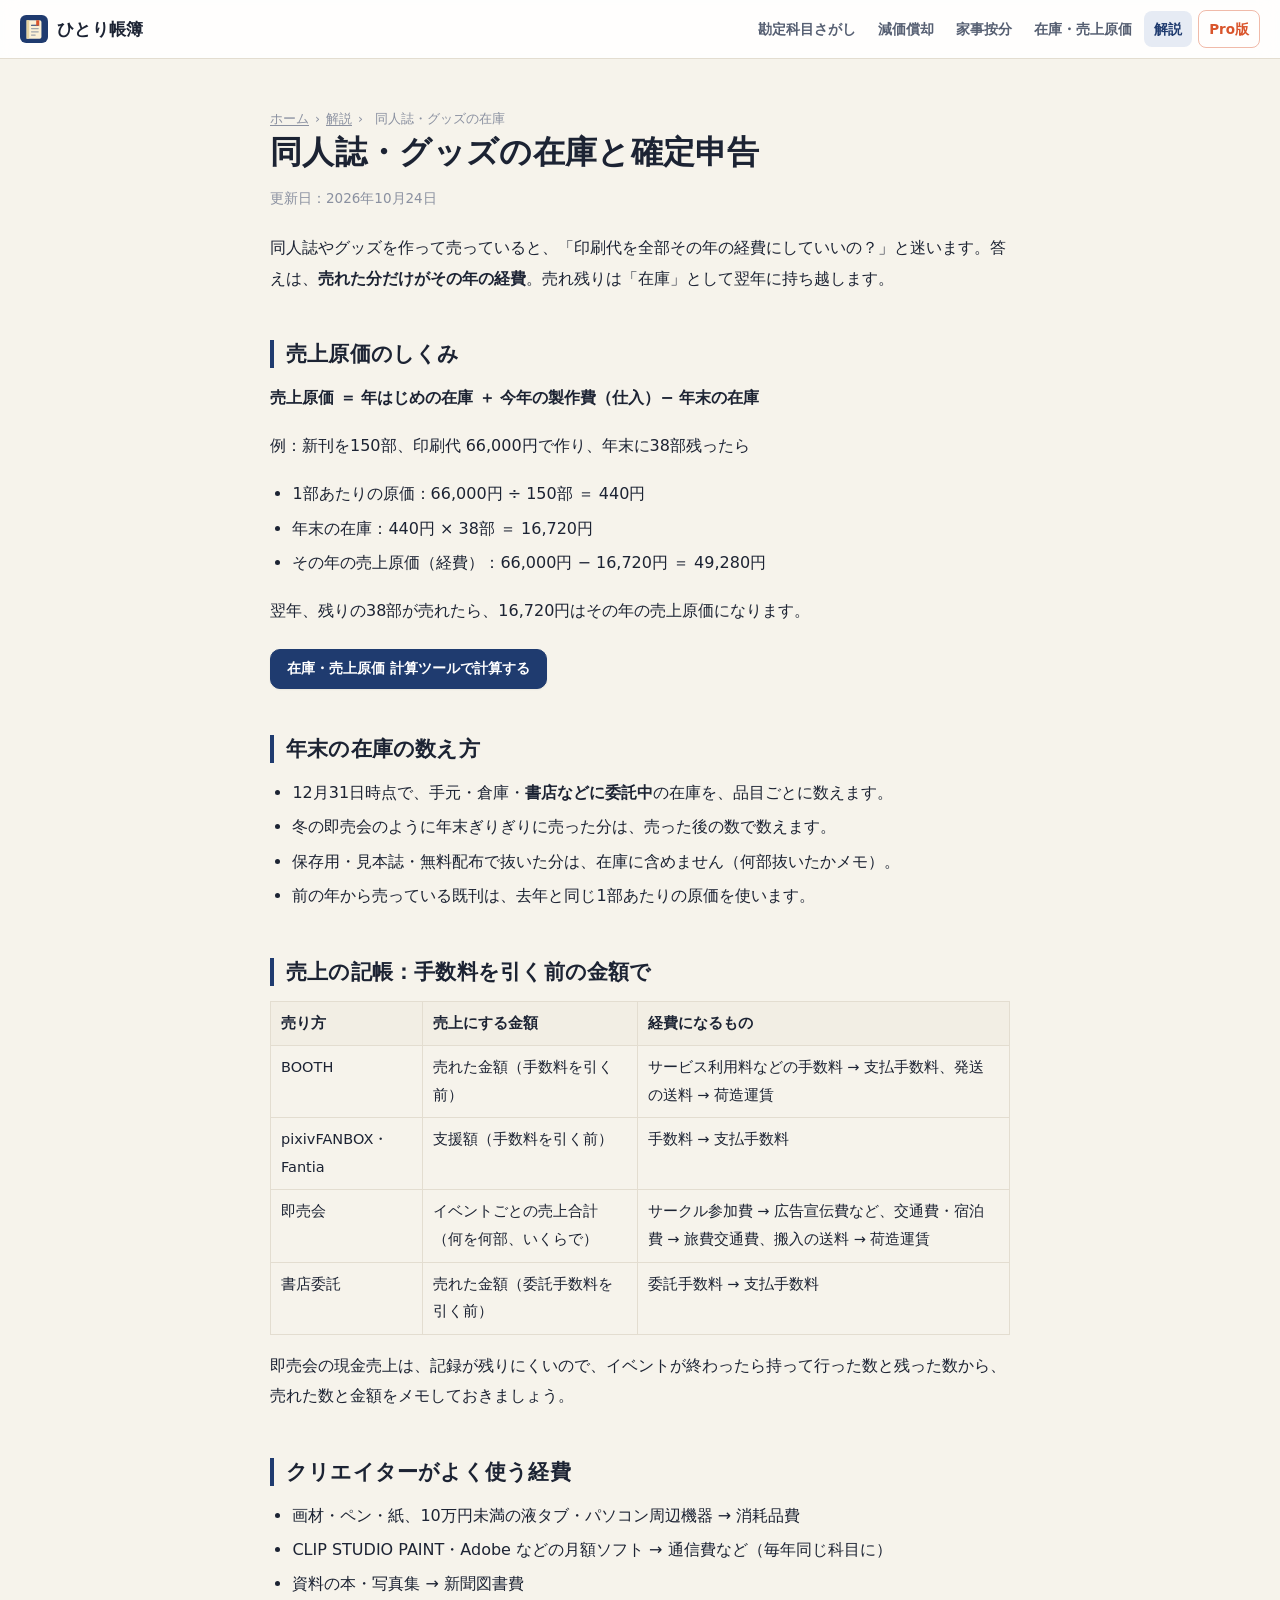
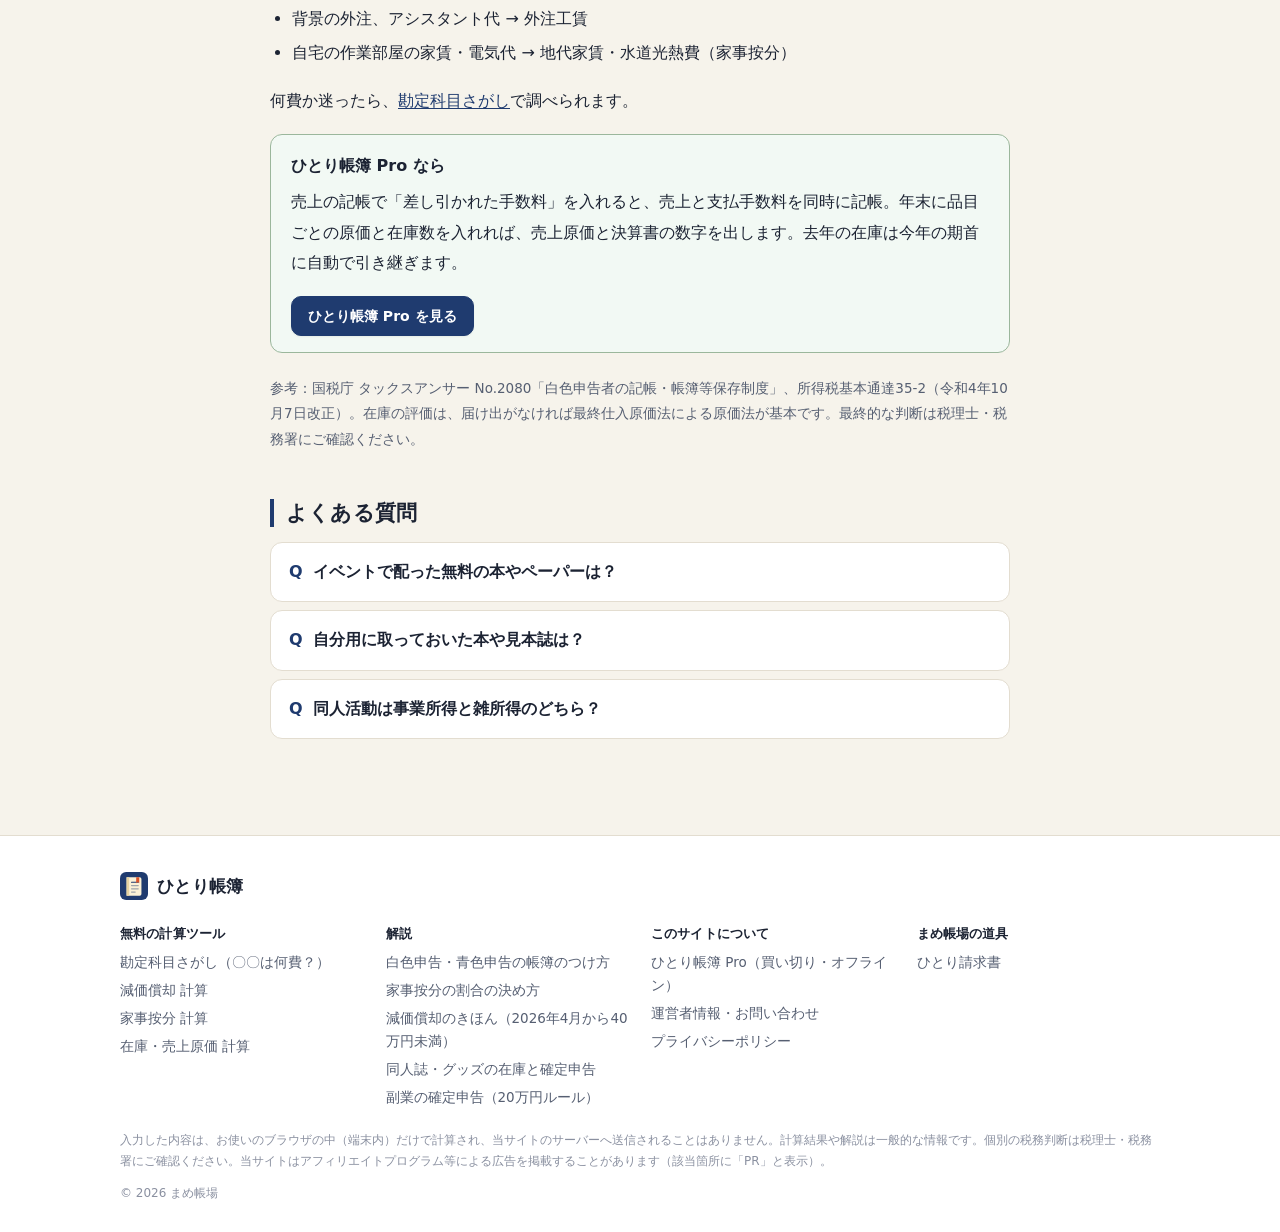
<file: guide/doujin/index.html>
<!doctype html>
<html lang="ja" data-base="../../">
<head>
<meta charset="utf-8">
<meta name="viewport" content="width=device-width, initial-scale=1, viewport-fit=cover">
<title>同人誌・グッズの在庫と確定申告｜印刷代は全部経費？棚卸・売上原価・BOOTHやFANBOXの手数料の記帳｜ひとり帳簿</title>
<meta name="description" content="同人誌・グッズ・ハンドメイドを売っているクリエイター向けに、確定申告で間違えやすい在庫（棚卸）と売上原価を解説。印刷代は売れた分だけがその年の経費、1部あたりの原価の出し方、即売会の現金売上、BOOTH・FANBOXの売上と手数料の記帳まで。">
<link rel="canonical" href="https://popopo-bug.github.io/hitori-chobo/guide/doujin/">
<meta property="og:type" content="article">
<meta property="og:site_name" content="ひとり帳簿">
<meta property="og:title" content="同人誌・グッズの在庫と確定申告｜印刷代は全部経費？棚卸・売上原価・BOOTHやFANBOXの手数料の記帳｜ひとり帳簿">
<meta property="og:description" content="同人誌・グッズ・ハンドメイドを売っているクリエイター向けに、確定申告で間違えやすい在庫（棚卸）と売上原価を解説。印刷代は売れた分だけがその年の経費、1部あたりの原価の出し方、即売会の現金売上、BOOTH・FANBOXの売上と手数料の記帳まで。">
<meta property="og:url" content="https://popopo-bug.github.io/hitori-chobo/guide/doujin/">
<meta property="og:image" content="https://popopo-bug.github.io/hitori-chobo/og/default.png">
<meta property="og:locale" content="ja_JP">
<meta name="twitter:card" content="summary_large_image">
<meta name="theme-color" content="#1f3b6f">
<meta name="format-detection" content="telephone=no">
<link rel="icon" href="../../favicon.svg" type="image/svg+xml">
<link rel="icon" href="../../icons/icon-48.png" sizes="48x48" type="image/png">
<link rel="apple-touch-icon" href="../../icons/apple-touch-icon.png">
<link rel="manifest" href="../../manifest.webmanifest">
<link rel="stylesheet" href="../../assets/style.css?v=d7bda67436">

<script type="application/ld+json">{"@context":"https://schema.org","@graph":[{"@type":"Article","headline":"同人誌・グッズの在庫と確定申告","description":"同人誌・グッズ・ハンドメイドを売っているクリエイター向けに、確定申告で間違えやすい在庫（棚卸）と売上原価を解説。印刷代は売れた分だけがその年の経費、1部あたりの原価の出し方、即売会の現金売上、BOOTH・FANBOXの売上と手数料の記帳まで。","datePublished":"2026-10-24","dateModified":"2026-10-24","inLanguage":"ja","mainEntityOfPage":"https://popopo-bug.github.io/hitori-chobo/guide/doujin/","author":{"@type":"Organization","name":"まめ帳場","url":"https://popopo-bug.github.io/hitori-chobo/"},"publisher":{"@type":"Organization","name":"まめ帳場","url":"https://popopo-bug.github.io/hitori-chobo/"},"image":"https://popopo-bug.github.io/hitori-chobo/og/default.png"},{"@type":"BreadcrumbList","itemListElement":[{"@type":"ListItem","position":1,"name":"ホーム","item":"https://popopo-bug.github.io/hitori-chobo/"},{"@type":"ListItem","position":2,"name":"解説","item":"https://popopo-bug.github.io/hitori-chobo/guide/"},{"@type":"ListItem","position":3,"name":"同人誌・グッズの在庫","item":"https://popopo-bug.github.io/hitori-chobo/guide/doujin/"}]},{"@type":"FAQPage","mainEntity":[{"@type":"Question","name":"イベントで配った無料の本やペーパーは？","acceptedAnswer":{"@type":"Answer","text":"宣伝のために無料で配った物は、在庫から外し、その製作費は広告宣伝費として扱えます。配った数をメモしておきましょう。"}},{"@type":"Question","name":"自分用に取っておいた本や見本誌は？","acceptedAnswer":{"@type":"Answer","text":"売り物ではなくなった分は、在庫に含めません。保存用・見本誌として何部抜いたかをメモしておくと、在庫数の説明がしやすくなります。"}},{"@type":"Question","name":"同人活動は事業所得と雑所得のどちら？","acceptedAnswer":{"@type":"Answer","text":"活動の規模や継続性などで判断されます。国税庁の解説では、帳簿を記録・保存している場合は事業所得に区分される場合が多いとしています。会社員の副業なら、所得が20万円を超えると確定申告が必要です。"}}]}]}</script>
</head>
<body data-page="guide-doujin">
<a class="skip" href="#main">本文へスキップ</a>
<header class="site-header">
  <div class="wrap wrap-wide hd">
    <a class="brand" href="../../"><img src="../../favicon.svg" alt="" width="28" height="28"><span>ひとり帳簿</span></a>
    <button type="button" class="btn btn-ghost btn-sm nav-toggle" aria-expanded="false" aria-controls="site-nav">メニュー</button>
    <nav id="site-nav" class="nav" aria-label="メインメニュー">
      <a href="../../tools/kamoku/">勘定科目さがし</a>
      <a href="../../tools/genka/">減価償却</a>
      <a href="../../tools/anbun/">家事按分</a>
      <a href="../../tools/zaiko/">在庫・売上原価</a>
      <a href="../../guide/" aria-current="page">解説</a>
      <a class="nav-pro" href="../../pro/">Pro版</a>
    </nav>
  </div>
</header>
<main id="main">
<article class="wrap wrap-narrow prose">
  <nav class="crumbs" aria-label="パンくずリスト"><a href="../../">ホーム</a><span>›</span><a href="../../guide/">解説</a><span>›</span><span aria-current="page">同人誌・グッズの在庫</span></nav>
  <h1>同人誌・グッズの在庫と確定申告</h1>
  <p class="meta">更新日：2026年10月24日</p>
  <p>同人誌やグッズを作って売っていると、「印刷代を全部その年の経費にしていいの？」と迷います。答えは、<b>売れた分だけがその年の経費</b>。売れ残りは「在庫」として翌年に持ち越します。</p>

  <h2>売上原価のしくみ</h2>
  <p><b>売上原価 ＝ 年はじめの在庫 ＋ 今年の製作費（仕入）− 年末の在庫</b></p>
  <p>例：新刊を150部、印刷代 66,000円で作り、年末に38部残ったら</p>
  <ul>
    <li>1部あたりの原価：66,000円 ÷ 150部 ＝ 440円</li>
    <li>年末の在庫：440円 × 38部 ＝ 16,720円</li>
    <li>その年の売上原価（経費）：66,000円 − 16,720円 ＝ 49,280円</li>
  </ul>
  <p>翌年、残りの38部が売れたら、16,720円はその年の売上原価になります。</p>
  <p class="cta-row"><a class="btn btn-primary" href="../../tools/zaiko/">在庫・売上原価 計算ツールで計算する</a></p>

  <h2>年末の在庫の数え方</h2>
  <ul>
    <li>12月31日時点で、手元・倉庫・<b>書店などに委託中</b>の在庫を、品目ごとに数えます。</li>
    <li>冬の即売会のように年末ぎりぎりに売った分は、売った後の数で数えます。</li>
    <li>保存用・見本誌・無料配布で抜いた分は、在庫に含めません（何部抜いたかメモ）。</li>
    <li>前の年から売っている既刊は、去年と同じ1部あたりの原価を使います。</li>
  </ul>

  <h2>売上の記帳：手数料を引く前の金額で</h2>
  <table>
    <thead><tr><th>売り方</th><th>売上にする金額</th><th>経費になるもの</th></tr></thead>
    <tbody>
      <tr><td>BOOTH</td><td>売れた金額（手数料を引く前）</td><td>サービス利用料などの手数料 → 支払手数料、発送の送料 → 荷造運賃</td></tr>
      <tr><td>pixivFANBOX・Fantia</td><td>支援額（手数料を引く前）</td><td>手数料 → 支払手数料</td></tr>
      <tr><td>即売会</td><td>イベントごとの売上合計（何を何部、いくらで）</td><td>サークル参加費 → 広告宣伝費など、交通費・宿泊費 → 旅費交通費、搬入の送料 → 荷造運賃</td></tr>
      <tr><td>書店委託</td><td>売れた金額（委託手数料を引く前）</td><td>委託手数料 → 支払手数料</td></tr>
    </tbody>
  </table>
  <p>即売会の現金売上は、記録が残りにくいので、イベントが終わったら持って行った数と残った数から、売れた数と金額をメモしておきましょう。</p>

  <h2>クリエイターがよく使う経費</h2>
  <ul>
    <li>画材・ペン・紙、10万円未満の液タブ・パソコン周辺機器 → 消耗品費</li>
    <li>CLIP STUDIO PAINT・Adobe などの月額ソフト → 通信費など（毎年同じ科目に）</li>
    <li>資料の本・写真集 → 新聞図書費</li>
    <li>背景の外注、アシスタント代 → 外注工賃</li>
    <li>自宅の作業部屋の家賃・電気代 → 地代家賃・水道光熱費（家事按分）</li>
  </ul>
  <p>何費か迷ったら、<a href="../../tools/kamoku/">勘定科目さがし</a>で調べられます。</p>
  <div class="box box-ok"><div class="box-h">ひとり帳簿 Pro なら</div><p>売上の記帳で「差し引かれた手数料」を入れると、売上と支払手数料を同時に記帳。年末に品目ごとの原価と在庫数を入れれば、売上原価と決算書の数字を出します。去年の在庫は今年の期首に自動で引き継ぎます。</p><p><a class="btn btn-primary" href="../../pro/">ひとり帳簿 Pro を見る</a></p></div>
  <p class="sources">参考：国税庁 タックスアンサー No.2080「白色申告者の記帳・帳簿等保存制度」、所得税基本通達35-2（令和4年10月7日改正）。在庫の評価は、届け出がなければ最終仕入原価法による原価法が基本です。最終的な判断は税理士・税務署にご確認ください。</p>
  <section class="faq"><h2 id="faq">よくある質問</h2><details><summary>イベントで配った無料の本やペーパーは？</summary><div class="a"><p>宣伝のために無料で配った物は、在庫から外し、その製作費は広告宣伝費として扱えます。配った数をメモしておきましょう。</p></div></details><details><summary>自分用に取っておいた本や見本誌は？</summary><div class="a"><p>売り物ではなくなった分は、在庫に含めません。保存用・見本誌として何部抜いたかをメモしておくと、在庫数の説明がしやすくなります。</p></div></details><details><summary>同人活動は事業所得と雑所得のどちら？</summary><div class="a"><p>活動の規模や継続性などで判断されます。国税庁の解説では、帳簿を記録・保存している場合は事業所得に区分される場合が多いとしています。会社員の副業なら、所得が20万円を超えると確定申告が必要です。</p></div></details></section>
</article>

</main>
<footer class="site-footer">
  <div class="wrap">
    <a class="brand" href="../../"><img src="../../favicon.svg" alt="" width="24" height="24"><span>ひとり帳簿</span></a>
    <div class="ft-cols">
      <div><h4>無料の計算ツール</h4><ul>
        <li><a href="../../tools/kamoku/">勘定科目さがし（〇〇は何費？）</a></li>
        <li><a href="../../tools/genka/">減価償却 計算</a></li>
        <li><a href="../../tools/anbun/">家事按分 計算</a></li>
        <li><a href="../../tools/zaiko/">在庫・売上原価 計算</a></li>
      </ul></div>
      <div><h4>解説</h4><ul>
        <li><a href="../../guide/chobo/">白色申告・青色申告の帳簿のつけ方</a></li>
        <li><a href="../../guide/anbun/">家事按分の割合の決め方</a></li>
        <li><a href="../../guide/genka/">減価償却のきほん（2026年4月から40万円未満）</a></li>
        <li><a href="../../guide/doujin/">同人誌・グッズの在庫と確定申告</a></li>
        <li><a href="../../guide/fukugyo/">副業の確定申告（20万円ルール）</a></li>
      </ul></div>
      <div><h4>このサイトについて</h4><ul>
        <li><a href="../../pro/">ひとり帳簿 Pro（買い切り・オフライン）</a></li>
        <li><a href="../../about/">運営者情報・お問い合わせ</a></li>
        <li><a href="../../privacy/">プライバシーポリシー</a></li>
      </ul></div>
      <div><h4>まめ帳場の道具</h4><ul>
        <li><a href="https://popopo-bug.github.io/hitori-seikyu/">ひとり請求書</a></li>
      </ul></div>
    </div>
    <p class="ft-note">入力した内容は、お使いのブラウザの中（端末内）だけで計算され、当サイトのサーバーへ送信されることはありません。計算結果や解説は一般的な情報です。個別の税務判断は税理士・税務署にご確認ください。当サイトはアフィリエイトプログラム等による広告を掲載することがあります（該当箇所に「PR」と表示）。</p>
    <p class="ft-copy">© 2026 まめ帳場</p>
  </div>
</footer>
<script>window.HC_CONFIG = {"siteName":"ひとり帳簿","proUrl":"https://booth.pm/ja/items/9038531","trialUrl":"https://booth.pm/ja/items/9038543","proPrice":"1,480円（発売記念 980円）","adsenseClient":"","adsenseSlots":{"content":"","footer":""},"affiliates":{"accounting":[{"name":"freee会計","desc":"複式簿記・貸借対照表・e-Taxまで。青色申告65万円控除を目指すなら。","url":"https://www.freee.co.jp/","affiliate":false,"cta":"公式サイトを見る"},{"name":"マネーフォワード クラウド確定申告","desc":"銀行・カード連携で仕訳を自動化。65万円控除の帳簿づけに。","url":"https://biz.moneyforward.com/tax_return/","affiliate":false,"cta":"公式サイトを見る"},{"name":"弥生 やよいの青色申告 オンライン","desc":"老舗会計ソフトのクラウド版。白色申告向けの無料プランもあり（公式サイトで要確認）。","url":"https://www.yayoi-kk.co.jp/","affiliate":false,"cta":"公式サイトを見る"}],"advisor":[{"name":"税理士ドットコム","desc":"事業所得か雑所得か、家事按分の割合など、迷ったら税理士に相談できます。","url":"https://www.zeiri4.com/","affiliate":false,"cta":"税理士を探す"}]},"contactUrl":"","siteUrl":"https://popopo-bug.github.io/hitori-chobo/"};</script>
<script src="../../assets/app.js?v=d7bda67436" defer></script>
</body>
</html>
</file>
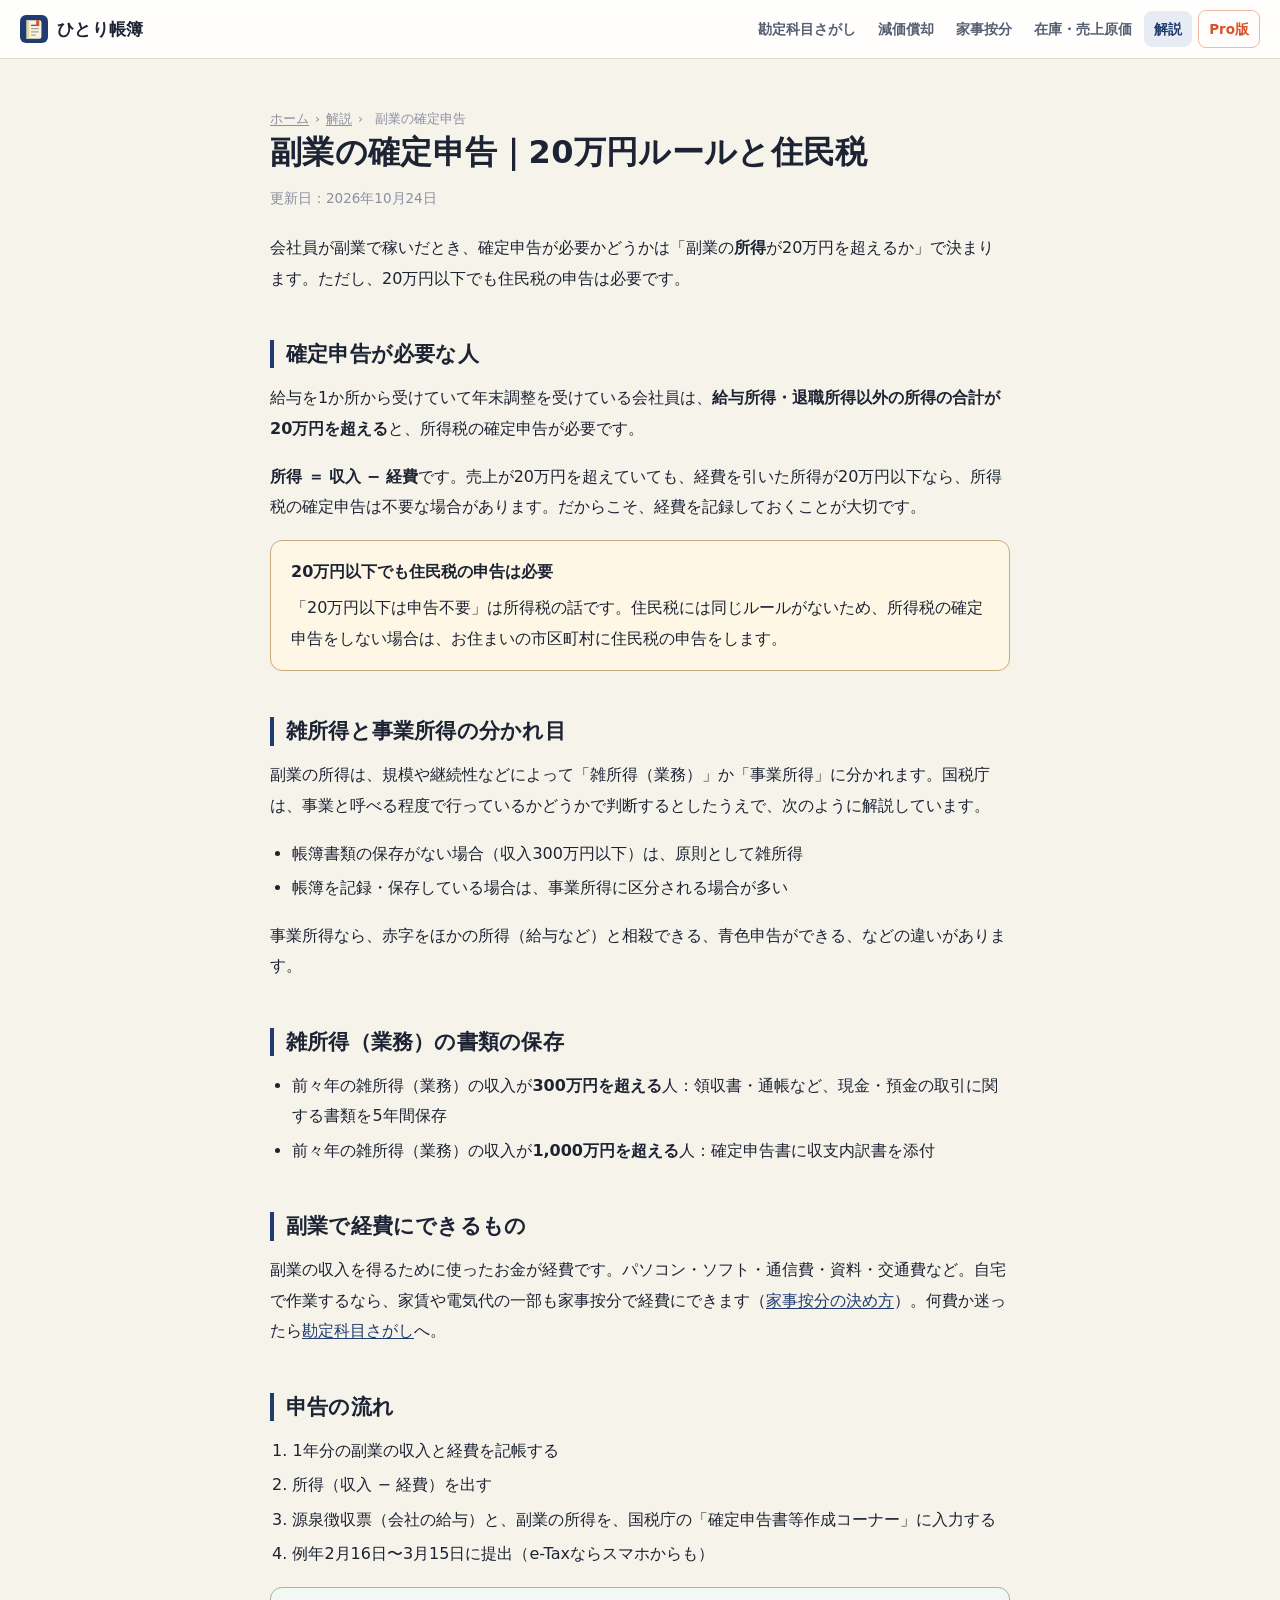
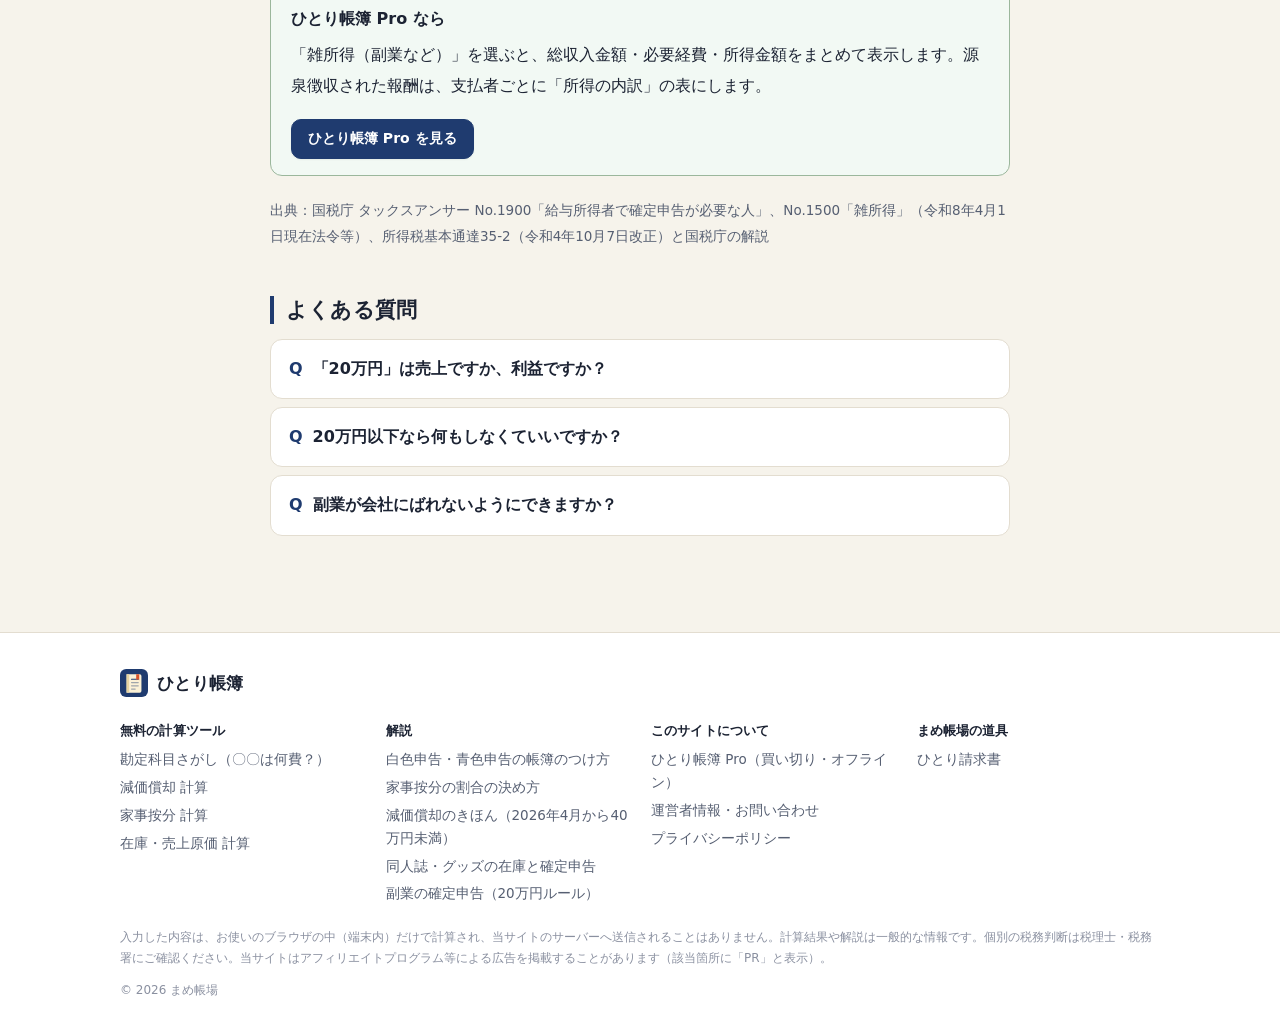
<file: guide/fukugyo/index.html>
<!doctype html>
<html lang="ja" data-base="../../">
<head>
<meta charset="utf-8">
<meta name="viewport" content="width=device-width, initial-scale=1, viewport-fit=cover">
<title>副業の確定申告｜20万円ルールと住民税の申告、雑所得と事業所得の分かれ目、帳簿のつけ方｜ひとり帳簿</title>
<meta name="description" content="会社員の副業で確定申告が必要になるのは、給与以外の所得が20万円を超えるとき。20万円以下でも住民税の申告が必要なこと、所得の計算（収入−経費）、雑所得と事業所得の分かれ目（帳簿の保存）、書類の保存義務を国税庁の資料をもとに解説します。">
<link rel="canonical" href="https://popopo-bug.github.io/hitori-chobo/guide/fukugyo/">
<meta property="og:type" content="article">
<meta property="og:site_name" content="ひとり帳簿">
<meta property="og:title" content="副業の確定申告｜20万円ルールと住民税の申告、雑所得と事業所得の分かれ目、帳簿のつけ方｜ひとり帳簿">
<meta property="og:description" content="会社員の副業で確定申告が必要になるのは、給与以外の所得が20万円を超えるとき。20万円以下でも住民税の申告が必要なこと、所得の計算（収入−経費）、雑所得と事業所得の分かれ目（帳簿の保存）、書類の保存義務を国税庁の資料をもとに解説します。">
<meta property="og:url" content="https://popopo-bug.github.io/hitori-chobo/guide/fukugyo/">
<meta property="og:image" content="https://popopo-bug.github.io/hitori-chobo/og/default.png">
<meta property="og:locale" content="ja_JP">
<meta name="twitter:card" content="summary_large_image">
<meta name="theme-color" content="#1f3b6f">
<meta name="format-detection" content="telephone=no">
<link rel="icon" href="../../favicon.svg" type="image/svg+xml">
<link rel="icon" href="../../icons/icon-48.png" sizes="48x48" type="image/png">
<link rel="apple-touch-icon" href="../../icons/apple-touch-icon.png">
<link rel="manifest" href="../../manifest.webmanifest">
<link rel="stylesheet" href="../../assets/style.css?v=d7bda67436">

<script type="application/ld+json">{"@context":"https://schema.org","@graph":[{"@type":"Article","headline":"副業の確定申告","description":"会社員の副業で確定申告が必要になるのは、給与以外の所得が20万円を超えるとき。20万円以下でも住民税の申告が必要なこと、所得の計算（収入−経費）、雑所得と事業所得の分かれ目（帳簿の保存）、書類の保存義務を国税庁の資料をもとに解説します。","datePublished":"2026-10-24","dateModified":"2026-10-24","inLanguage":"ja","mainEntityOfPage":"https://popopo-bug.github.io/hitori-chobo/guide/fukugyo/","author":{"@type":"Organization","name":"まめ帳場","url":"https://popopo-bug.github.io/hitori-chobo/"},"publisher":{"@type":"Organization","name":"まめ帳場","url":"https://popopo-bug.github.io/hitori-chobo/"},"image":"https://popopo-bug.github.io/hitori-chobo/og/default.png"},{"@type":"BreadcrumbList","itemListElement":[{"@type":"ListItem","position":1,"name":"ホーム","item":"https://popopo-bug.github.io/hitori-chobo/"},{"@type":"ListItem","position":2,"name":"解説","item":"https://popopo-bug.github.io/hitori-chobo/guide/"},{"@type":"ListItem","position":3,"name":"副業の確定申告","item":"https://popopo-bug.github.io/hitori-chobo/guide/fukugyo/"}]},{"@type":"FAQPage","mainEntity":[{"@type":"Question","name":"「20万円」は売上ですか、利益ですか？","acceptedAnswer":{"@type":"Answer","text":"所得（売上などの収入から経費を引いた額）です。たとえば副業の売上が50万円でも、経費が35万円なら所得は15万円です。"}},{"@type":"Question","name":"20万円以下なら何もしなくていいですか？","acceptedAnswer":{"@type":"Answer","text":"所得税の確定申告は不要な場合がありますが、住民税の申告は必要です（お住まいの市区町村へ）。また、医療費控除などで確定申告をするときは、20万円以下の副業の所得も含めて申告します。"}},{"@type":"Question","name":"副業が会社にばれないようにできますか？","acceptedAnswer":{"@type":"Answer","text":"確定申告書の第二表で、給与以外の所得の住民税を「自分で納付（普通徴収）」にすると、副業分の住民税が会社の給与から天引きされないようにできます。ただし、すべての場合に希望どおりになるとは限りません。"}}]}]}</script>
</head>
<body data-page="guide-fukugyo">
<a class="skip" href="#main">本文へスキップ</a>
<header class="site-header">
  <div class="wrap wrap-wide hd">
    <a class="brand" href="../../"><img src="../../favicon.svg" alt="" width="28" height="28"><span>ひとり帳簿</span></a>
    <button type="button" class="btn btn-ghost btn-sm nav-toggle" aria-expanded="false" aria-controls="site-nav">メニュー</button>
    <nav id="site-nav" class="nav" aria-label="メインメニュー">
      <a href="../../tools/kamoku/">勘定科目さがし</a>
      <a href="../../tools/genka/">減価償却</a>
      <a href="../../tools/anbun/">家事按分</a>
      <a href="../../tools/zaiko/">在庫・売上原価</a>
      <a href="../../guide/" aria-current="page">解説</a>
      <a class="nav-pro" href="../../pro/">Pro版</a>
    </nav>
  </div>
</header>
<main id="main">
<article class="wrap wrap-narrow prose">
  <nav class="crumbs" aria-label="パンくずリスト"><a href="../../">ホーム</a><span>›</span><a href="../../guide/">解説</a><span>›</span><span aria-current="page">副業の確定申告</span></nav>
  <h1>副業の確定申告｜20万円ルールと住民税</h1>
  <p class="meta">更新日：2026年10月24日</p>
  <p>会社員が副業で稼いだとき、確定申告が必要かどうかは「副業の<b>所得</b>が20万円を超えるか」で決まります。ただし、20万円以下でも住民税の申告は必要です。</p>

  <h2>確定申告が必要な人</h2>
  <p>給与を1か所から受けていて年末調整を受けている会社員は、<b>給与所得・退職所得以外の所得の合計が20万円を超える</b>と、所得税の確定申告が必要です。</p>
  <p><b>所得 ＝ 収入 − 経費</b>です。売上が20万円を超えていても、経費を引いた所得が20万円以下なら、所得税の確定申告は不要な場合があります。だからこそ、経費を記録しておくことが大切です。</p>
  <div class="box box-warn"><div class="box-h">20万円以下でも住民税の申告は必要</div><p>「20万円以下は申告不要」は所得税の話です。住民税には同じルールがないため、所得税の確定申告をしない場合は、お住まいの市区町村に住民税の申告をします。</p></div>

  <h2>雑所得と事業所得の分かれ目</h2>
  <p>副業の所得は、規模や継続性などによって「雑所得（業務）」か「事業所得」に分かれます。国税庁は、事業と呼べる程度で行っているかどうかで判断するとしたうえで、次のように解説しています。</p>
  <ul>
    <li>帳簿書類の保存がない場合（収入300万円以下）は、原則として雑所得</li>
    <li>帳簿を記録・保存している場合は、事業所得に区分される場合が多い</li>
  </ul>
  <p>事業所得なら、赤字をほかの所得（給与など）と相殺できる、青色申告ができる、などの違いがあります。</p>

  <h2>雑所得（業務）の書類の保存</h2>
  <ul>
    <li>前々年の雑所得（業務）の収入が<b>300万円を超える</b>人：領収書・通帳など、現金・預金の取引に関する書類を5年間保存</li>
    <li>前々年の雑所得（業務）の収入が<b>1,000万円を超える</b>人：確定申告書に収支内訳書を添付</li>
  </ul>

  <h2>副業で経費にできるもの</h2>
  <p>副業の収入を得るために使ったお金が経費です。パソコン・ソフト・通信費・資料・交通費など。自宅で作業するなら、家賃や電気代の一部も家事按分で経費にできます（<a href="../../guide/anbun/">家事按分の決め方</a>）。何費か迷ったら<a href="../../tools/kamoku/">勘定科目さがし</a>へ。</p>

  <h2>申告の流れ</h2>
  <ol>
    <li>1年分の副業の収入と経費を記帳する</li>
    <li>所得（収入 − 経費）を出す</li>
    <li>源泉徴収票（会社の給与）と、副業の所得を、国税庁の「確定申告書等作成コーナー」に入力する</li>
    <li>例年2月16日〜3月15日に提出（e-Taxならスマホからも）</li>
  </ol>
  <div class="box box-ok"><div class="box-h">ひとり帳簿 Pro なら</div><p>「雑所得（副業など）」を選ぶと、総収入金額・必要経費・所得金額をまとめて表示します。源泉徴収された報酬は、支払者ごとに「所得の内訳」の表にします。</p><p><a class="btn btn-primary" href="../../pro/">ひとり帳簿 Pro を見る</a></p></div>
  <p class="sources">出典：国税庁 タックスアンサー No.1900「給与所得者で確定申告が必要な人」、No.1500「雑所得」（令和8年4月1日現在法令等）、所得税基本通達35-2（令和4年10月7日改正）と国税庁の解説</p>
  <section class="faq"><h2 id="faq">よくある質問</h2><details><summary>「20万円」は売上ですか、利益ですか？</summary><div class="a"><p>所得（売上などの収入から経費を引いた額）です。たとえば副業の売上が50万円でも、経費が35万円なら所得は15万円です。</p></div></details><details><summary>20万円以下なら何もしなくていいですか？</summary><div class="a"><p>所得税の確定申告は不要な場合がありますが、住民税の申告は必要です（お住まいの市区町村へ）。また、医療費控除などで確定申告をするときは、20万円以下の副業の所得も含めて申告します。</p></div></details><details><summary>副業が会社にばれないようにできますか？</summary><div class="a"><p>確定申告書の第二表で、給与以外の所得の住民税を「自分で納付（普通徴収）」にすると、副業分の住民税が会社の給与から天引きされないようにできます。ただし、すべての場合に希望どおりになるとは限りません。</p></div></details></section>
</article>

</main>
<footer class="site-footer">
  <div class="wrap">
    <a class="brand" href="../../"><img src="../../favicon.svg" alt="" width="24" height="24"><span>ひとり帳簿</span></a>
    <div class="ft-cols">
      <div><h4>無料の計算ツール</h4><ul>
        <li><a href="../../tools/kamoku/">勘定科目さがし（〇〇は何費？）</a></li>
        <li><a href="../../tools/genka/">減価償却 計算</a></li>
        <li><a href="../../tools/anbun/">家事按分 計算</a></li>
        <li><a href="../../tools/zaiko/">在庫・売上原価 計算</a></li>
      </ul></div>
      <div><h4>解説</h4><ul>
        <li><a href="../../guide/chobo/">白色申告・青色申告の帳簿のつけ方</a></li>
        <li><a href="../../guide/anbun/">家事按分の割合の決め方</a></li>
        <li><a href="../../guide/genka/">減価償却のきほん（2026年4月から40万円未満）</a></li>
        <li><a href="../../guide/doujin/">同人誌・グッズの在庫と確定申告</a></li>
        <li><a href="../../guide/fukugyo/">副業の確定申告（20万円ルール）</a></li>
      </ul></div>
      <div><h4>このサイトについて</h4><ul>
        <li><a href="../../pro/">ひとり帳簿 Pro（買い切り・オフライン）</a></li>
        <li><a href="../../about/">運営者情報・お問い合わせ</a></li>
        <li><a href="../../privacy/">プライバシーポリシー</a></li>
      </ul></div>
      <div><h4>まめ帳場の道具</h4><ul>
        <li><a href="https://popopo-bug.github.io/hitori-seikyu/">ひとり請求書</a></li>
      </ul></div>
    </div>
    <p class="ft-note">入力した内容は、お使いのブラウザの中（端末内）だけで計算され、当サイトのサーバーへ送信されることはありません。計算結果や解説は一般的な情報です。個別の税務判断は税理士・税務署にご確認ください。当サイトはアフィリエイトプログラム等による広告を掲載することがあります（該当箇所に「PR」と表示）。</p>
    <p class="ft-copy">© 2026 まめ帳場</p>
  </div>
</footer>
<script>window.HC_CONFIG = {"siteName":"ひとり帳簿","proUrl":"https://booth.pm/ja/items/9038531","trialUrl":"https://booth.pm/ja/items/9038543","proPrice":"1,480円（発売記念 980円）","adsenseClient":"","adsenseSlots":{"content":"","footer":""},"affiliates":{"accounting":[{"name":"freee会計","desc":"複式簿記・貸借対照表・e-Taxまで。青色申告65万円控除を目指すなら。","url":"https://www.freee.co.jp/","affiliate":false,"cta":"公式サイトを見る"},{"name":"マネーフォワード クラウド確定申告","desc":"銀行・カード連携で仕訳を自動化。65万円控除の帳簿づけに。","url":"https://biz.moneyforward.com/tax_return/","affiliate":false,"cta":"公式サイトを見る"},{"name":"弥生 やよいの青色申告 オンライン","desc":"老舗会計ソフトのクラウド版。白色申告向けの無料プランもあり（公式サイトで要確認）。","url":"https://www.yayoi-kk.co.jp/","affiliate":false,"cta":"公式サイトを見る"}],"advisor":[{"name":"税理士ドットコム","desc":"事業所得か雑所得か、家事按分の割合など、迷ったら税理士に相談できます。","url":"https://www.zeiri4.com/","affiliate":false,"cta":"税理士を探す"}]},"contactUrl":"","siteUrl":"https://popopo-bug.github.io/hitori-chobo/"};</script>
<script src="../../assets/app.js?v=d7bda67436" defer></script>
</body>
</html>
</file>
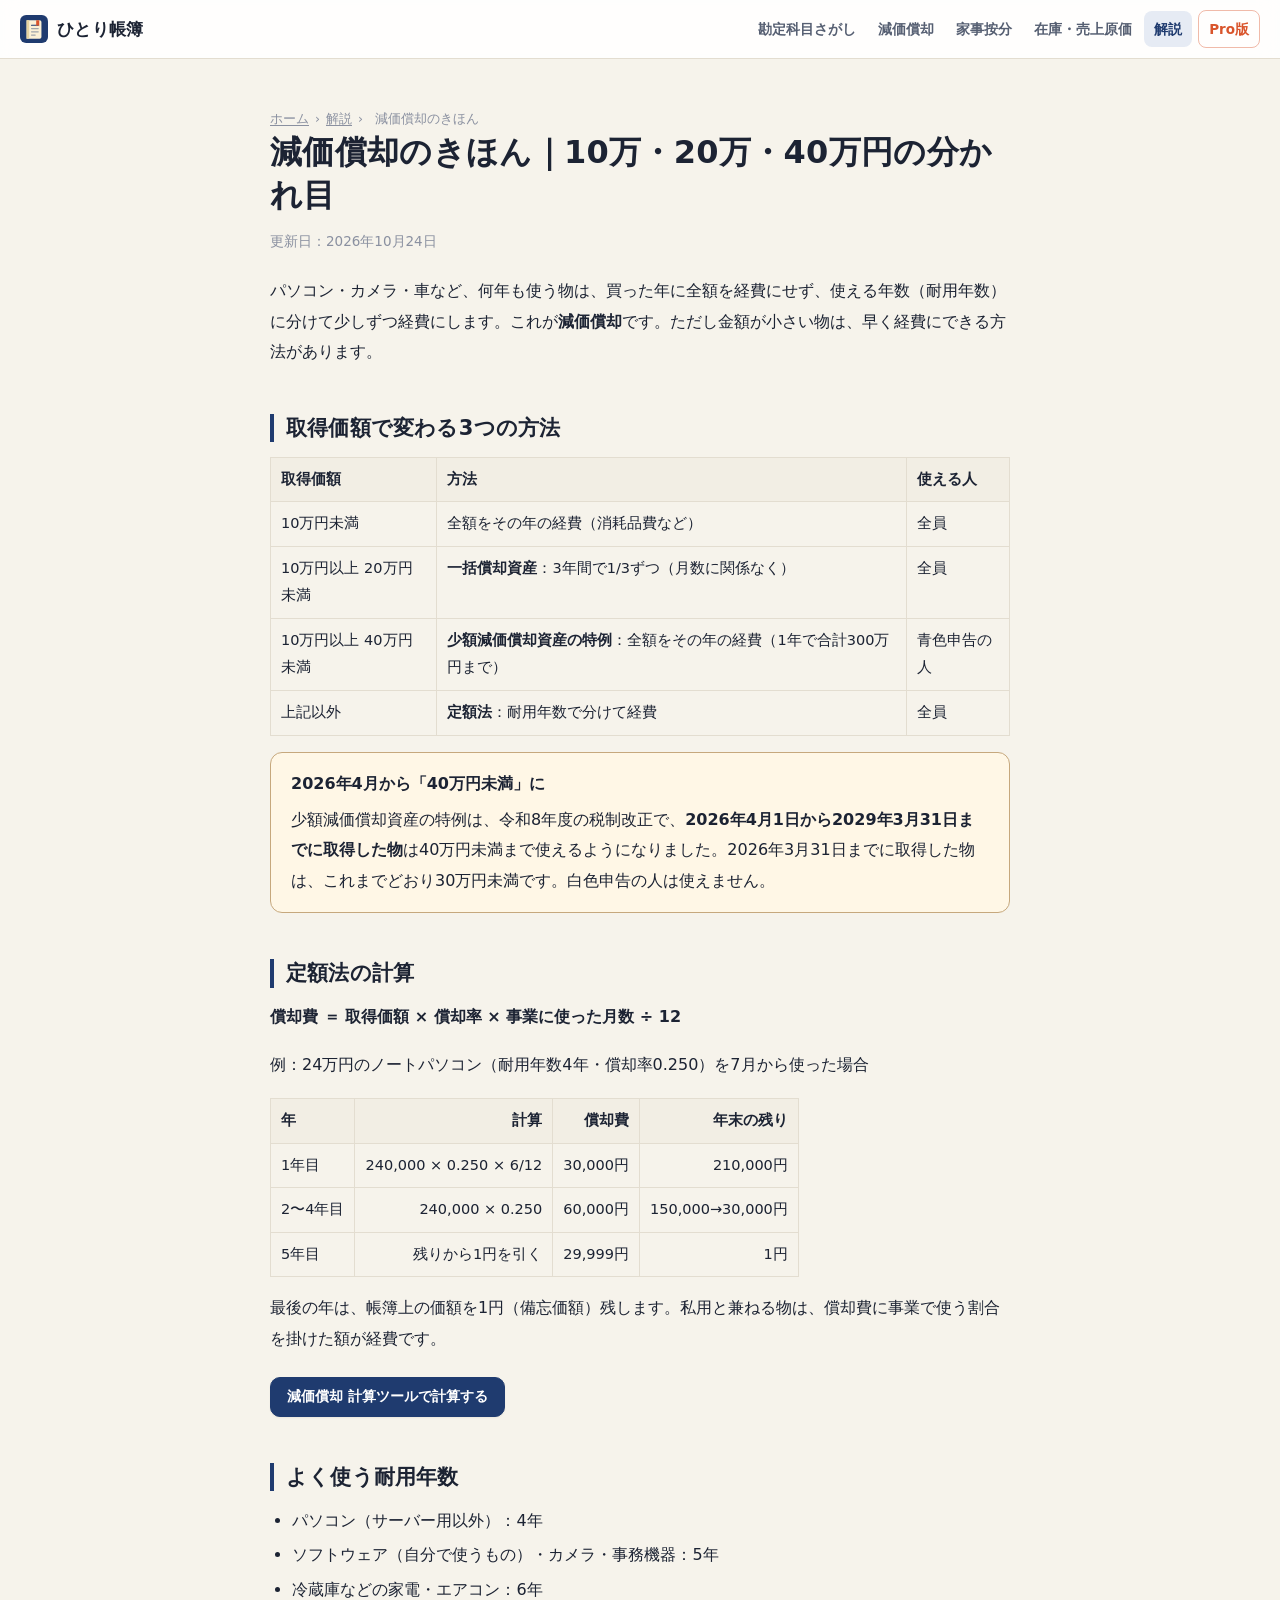
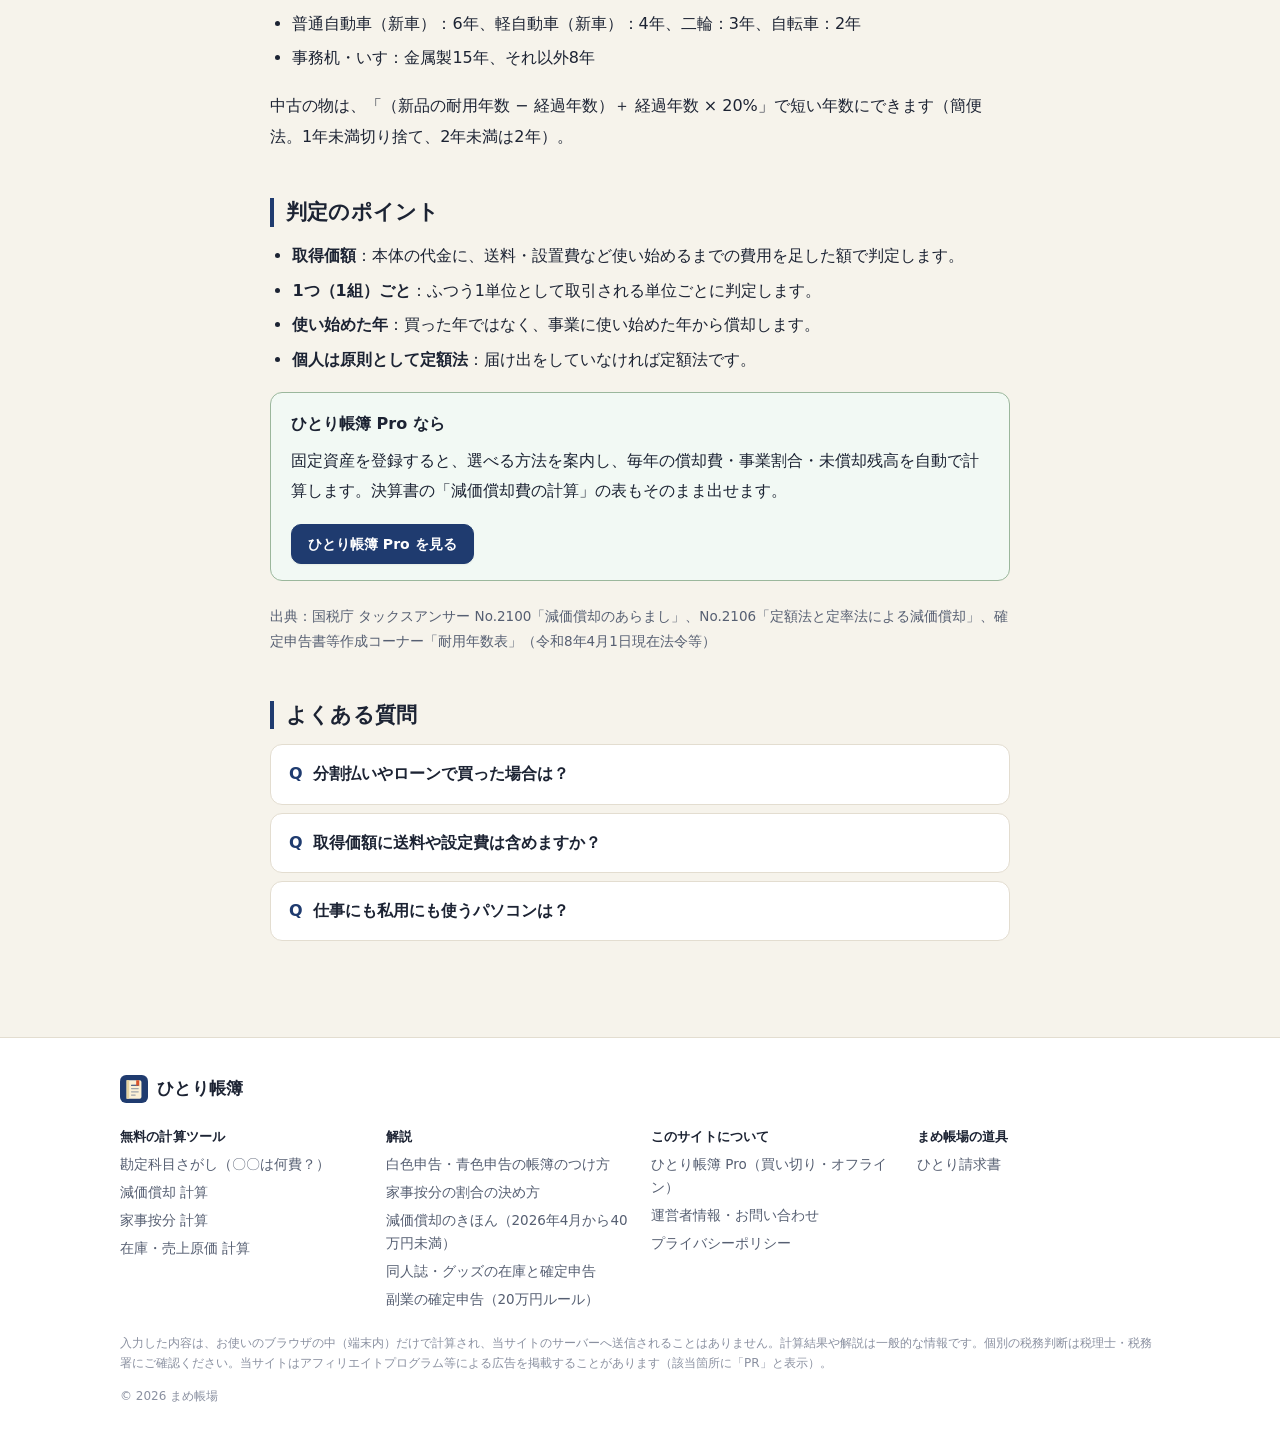
<file: guide/genka/index.html>
<!doctype html>
<html lang="ja" data-base="../../">
<head>
<meta charset="utf-8">
<meta name="viewport" content="width=device-width, initial-scale=1, viewport-fit=cover">
<title>減価償却のきほん｜10万・20万・40万円の分かれ目と2026年4月の改正（少額減価償却資産の特例）｜ひとり帳簿</title>
<meta name="description" content="パソコンや液タブ、カメラ、車を買ったフリーランス・個人事業主向けに、減価償却のしくみをやさしく解説。10万円未満は全額経費、20万円未満は一括償却、青色申告の少額特例は2026年4月から40万円未満に。定額法の計算例と耐用年数も。">
<link rel="canonical" href="https://popopo-bug.github.io/hitori-chobo/guide/genka/">
<meta property="og:type" content="article">
<meta property="og:site_name" content="ひとり帳簿">
<meta property="og:title" content="減価償却のきほん｜10万・20万・40万円の分かれ目と2026年4月の改正（少額減価償却資産の特例）｜ひとり帳簿">
<meta property="og:description" content="パソコンや液タブ、カメラ、車を買ったフリーランス・個人事業主向けに、減価償却のしくみをやさしく解説。10万円未満は全額経費、20万円未満は一括償却、青色申告の少額特例は2026年4月から40万円未満に。定額法の計算例と耐用年数も。">
<meta property="og:url" content="https://popopo-bug.github.io/hitori-chobo/guide/genka/">
<meta property="og:image" content="https://popopo-bug.github.io/hitori-chobo/og/default.png">
<meta property="og:locale" content="ja_JP">
<meta name="twitter:card" content="summary_large_image">
<meta name="theme-color" content="#1f3b6f">
<meta name="format-detection" content="telephone=no">
<link rel="icon" href="../../favicon.svg" type="image/svg+xml">
<link rel="icon" href="../../icons/icon-48.png" sizes="48x48" type="image/png">
<link rel="apple-touch-icon" href="../../icons/apple-touch-icon.png">
<link rel="manifest" href="../../manifest.webmanifest">
<link rel="stylesheet" href="../../assets/style.css?v=d7bda67436">

<script type="application/ld+json">{"@context":"https://schema.org","@graph":[{"@type":"Article","headline":"減価償却のきほん","description":"パソコンや液タブ、カメラ、車を買ったフリーランス・個人事業主向けに、減価償却のしくみをやさしく解説。10万円未満は全額経費、20万円未満は一括償却、青色申告の少額特例は2026年4月から40万円未満に。定額法の計算例と耐用年数も。","datePublished":"2026-10-24","dateModified":"2026-10-24","inLanguage":"ja","mainEntityOfPage":"https://popopo-bug.github.io/hitori-chobo/guide/genka/","author":{"@type":"Organization","name":"まめ帳場","url":"https://popopo-bug.github.io/hitori-chobo/"},"publisher":{"@type":"Organization","name":"まめ帳場","url":"https://popopo-bug.github.io/hitori-chobo/"},"image":"https://popopo-bug.github.io/hitori-chobo/og/default.png"},{"@type":"BreadcrumbList","itemListElement":[{"@type":"ListItem","position":1,"name":"ホーム","item":"https://popopo-bug.github.io/hitori-chobo/"},{"@type":"ListItem","position":2,"name":"解説","item":"https://popopo-bug.github.io/hitori-chobo/guide/"},{"@type":"ListItem","position":3,"name":"減価償却のきほん","item":"https://popopo-bug.github.io/hitori-chobo/guide/genka/"}]},{"@type":"FAQPage","mainEntity":[{"@type":"Question","name":"分割払いやローンで買った場合は？","acceptedAnswer":{"@type":"Answer","text":"支払いの回数に関係なく、本体の価格（取得価額）で判定します。ローンの金利・手数料は、減価償却とは別に経費（利子割引料・支払手数料など）にします。"}},{"@type":"Question","name":"取得価額に送料や設定費は含めますか？","acceptedAnswer":{"@type":"Answer","text":"含めます。購入の代金に、引取運賃・据付費など、使い始めるまでにかかった費用を加えた額が取得価額です。"}},{"@type":"Question","name":"仕事にも私用にも使うパソコンは？","acceptedAnswer":{"@type":"Answer","text":"減価償却費に、事業で使う割合を掛けた額が経費です。割合の理由（仕事で使う時間など）をメモしておきましょう。"}}]}]}</script>
</head>
<body data-page="guide-genka">
<a class="skip" href="#main">本文へスキップ</a>
<header class="site-header">
  <div class="wrap wrap-wide hd">
    <a class="brand" href="../../"><img src="../../favicon.svg" alt="" width="28" height="28"><span>ひとり帳簿</span></a>
    <button type="button" class="btn btn-ghost btn-sm nav-toggle" aria-expanded="false" aria-controls="site-nav">メニュー</button>
    <nav id="site-nav" class="nav" aria-label="メインメニュー">
      <a href="../../tools/kamoku/">勘定科目さがし</a>
      <a href="../../tools/genka/">減価償却</a>
      <a href="../../tools/anbun/">家事按分</a>
      <a href="../../tools/zaiko/">在庫・売上原価</a>
      <a href="../../guide/" aria-current="page">解説</a>
      <a class="nav-pro" href="../../pro/">Pro版</a>
    </nav>
  </div>
</header>
<main id="main">
<article class="wrap wrap-narrow prose">
  <nav class="crumbs" aria-label="パンくずリスト"><a href="../../">ホーム</a><span>›</span><a href="../../guide/">解説</a><span>›</span><span aria-current="page">減価償却のきほん</span></nav>
  <h1>減価償却のきほん｜10万・20万・40万円の分かれ目</h1>
  <p class="meta">更新日：2026年10月24日</p>
  <p>パソコン・カメラ・車など、何年も使う物は、買った年に全額を経費にせず、使える年数（耐用年数）に分けて少しずつ経費にします。これが<b>減価償却</b>です。ただし金額が小さい物は、早く経費にできる方法があります。</p>

  <h2>取得価額で変わる3つの方法</h2>
  <table>
    <thead><tr><th>取得価額</th><th>方法</th><th>使える人</th></tr></thead>
    <tbody>
      <tr><td>10万円未満</td><td>全額をその年の経費（消耗品費など）</td><td>全員</td></tr>
      <tr><td>10万円以上 20万円未満</td><td><b>一括償却資産</b>：3年間で1/3ずつ（月数に関係なく）</td><td>全員</td></tr>
      <tr><td>10万円以上 40万円未満</td><td><b>少額減価償却資産の特例</b>：全額をその年の経費（1年で合計300万円まで）</td><td>青色申告の人</td></tr>
      <tr><td>上記以外</td><td><b>定額法</b>：耐用年数で分けて経費</td><td>全員</td></tr>
    </tbody>
  </table>
  <div class="box box-warn"><div class="box-h">2026年4月から「40万円未満」に</div><p>少額減価償却資産の特例は、令和8年度の税制改正で、<b>2026年4月1日から2029年3月31日までに取得した物</b>は40万円未満まで使えるようになりました。2026年3月31日までに取得した物は、これまでどおり30万円未満です。白色申告の人は使えません。</p></div>

  <h2>定額法の計算</h2>
  <p><b>償却費 ＝ 取得価額 × 償却率 × 事業に使った月数 ÷ 12</b></p>
  <p>例：24万円のノートパソコン（耐用年数4年・償却率0.250）を7月から使った場合</p>
  <table>
    <thead><tr><th>年</th><th class="num">計算</th><th class="num">償却費</th><th class="num">年末の残り</th></tr></thead>
    <tbody>
      <tr><td>1年目</td><td class="num">240,000 × 0.250 × 6/12</td><td class="num">30,000円</td><td class="num">210,000円</td></tr>
      <tr><td>2〜4年目</td><td class="num">240,000 × 0.250</td><td class="num">60,000円</td><td class="num">150,000→30,000円</td></tr>
      <tr><td>5年目</td><td class="num">残りから1円を引く</td><td class="num">29,999円</td><td class="num">1円</td></tr>
    </tbody>
  </table>
  <p>最後の年は、帳簿上の価額を1円（備忘価額）残します。私用と兼ねる物は、償却費に事業で使う割合を掛けた額が経費です。</p>
  <p class="cta-row"><a class="btn btn-primary" href="../../tools/genka/">減価償却 計算ツールで計算する</a></p>

  <h2>よく使う耐用年数</h2>
  <ul>
    <li>パソコン（サーバー用以外）：4年</li>
    <li>ソフトウェア（自分で使うもの）・カメラ・事務機器：5年</li>
    <li>冷蔵庫などの家電・エアコン：6年</li>
    <li>普通自動車（新車）：6年、軽自動車（新車）：4年、二輪：3年、自転車：2年</li>
    <li>事務机・いす：金属製15年、それ以外8年</li>
  </ul>
  <p>中古の物は、「（新品の耐用年数 − 経過年数）＋ 経過年数 × 20%」で短い年数にできます（簡便法。1年未満切り捨て、2年未満は2年）。</p>

  <h2>判定のポイント</h2>
  <ul>
    <li><b>取得価額</b>：本体の代金に、送料・設置費など使い始めるまでの費用を足した額で判定します。</li>
    <li><b>1つ（1組）ごと</b>：ふつう1単位として取引される単位ごとに判定します。</li>
    <li><b>使い始めた年</b>：買った年ではなく、事業に使い始めた年から償却します。</li>
    <li><b>個人は原則として定額法</b>：届け出をしていなければ定額法です。</li>
  </ul>
  <div class="box box-ok"><div class="box-h">ひとり帳簿 Pro なら</div><p>固定資産を登録すると、選べる方法を案内し、毎年の償却費・事業割合・未償却残高を自動で計算します。決算書の「減価償却費の計算」の表もそのまま出せます。</p><p><a class="btn btn-primary" href="../../pro/">ひとり帳簿 Pro を見る</a></p></div>
  <p class="sources">出典：国税庁 タックスアンサー No.2100「減価償却のあらまし」、No.2106「定額法と定率法による減価償却」、確定申告書等作成コーナー「耐用年数表」（令和8年4月1日現在法令等）</p>
  <section class="faq"><h2 id="faq">よくある質問</h2><details><summary>分割払いやローンで買った場合は？</summary><div class="a"><p>支払いの回数に関係なく、本体の価格（取得価額）で判定します。ローンの金利・手数料は、減価償却とは別に経費（利子割引料・支払手数料など）にします。</p></div></details><details><summary>取得価額に送料や設定費は含めますか？</summary><div class="a"><p>含めます。購入の代金に、引取運賃・据付費など、使い始めるまでにかかった費用を加えた額が取得価額です。</p></div></details><details><summary>仕事にも私用にも使うパソコンは？</summary><div class="a"><p>減価償却費に、事業で使う割合を掛けた額が経費です。割合の理由（仕事で使う時間など）をメモしておきましょう。</p></div></details></section>
</article>

</main>
<footer class="site-footer">
  <div class="wrap">
    <a class="brand" href="../../"><img src="../../favicon.svg" alt="" width="24" height="24"><span>ひとり帳簿</span></a>
    <div class="ft-cols">
      <div><h4>無料の計算ツール</h4><ul>
        <li><a href="../../tools/kamoku/">勘定科目さがし（〇〇は何費？）</a></li>
        <li><a href="../../tools/genka/">減価償却 計算</a></li>
        <li><a href="../../tools/anbun/">家事按分 計算</a></li>
        <li><a href="../../tools/zaiko/">在庫・売上原価 計算</a></li>
      </ul></div>
      <div><h4>解説</h4><ul>
        <li><a href="../../guide/chobo/">白色申告・青色申告の帳簿のつけ方</a></li>
        <li><a href="../../guide/anbun/">家事按分の割合の決め方</a></li>
        <li><a href="../../guide/genka/">減価償却のきほん（2026年4月から40万円未満）</a></li>
        <li><a href="../../guide/doujin/">同人誌・グッズの在庫と確定申告</a></li>
        <li><a href="../../guide/fukugyo/">副業の確定申告（20万円ルール）</a></li>
      </ul></div>
      <div><h4>このサイトについて</h4><ul>
        <li><a href="../../pro/">ひとり帳簿 Pro（買い切り・オフライン）</a></li>
        <li><a href="../../about/">運営者情報・お問い合わせ</a></li>
        <li><a href="../../privacy/">プライバシーポリシー</a></li>
      </ul></div>
      <div><h4>まめ帳場の道具</h4><ul>
        <li><a href="https://popopo-bug.github.io/hitori-seikyu/">ひとり請求書</a></li>
      </ul></div>
    </div>
    <p class="ft-note">入力した内容は、お使いのブラウザの中（端末内）だけで計算され、当サイトのサーバーへ送信されることはありません。計算結果や解説は一般的な情報です。個別の税務判断は税理士・税務署にご確認ください。当サイトはアフィリエイトプログラム等による広告を掲載することがあります（該当箇所に「PR」と表示）。</p>
    <p class="ft-copy">© 2026 まめ帳場</p>
  </div>
</footer>
<script>window.HC_CONFIG = {"siteName":"ひとり帳簿","proUrl":"https://booth.pm/ja/items/9038531","trialUrl":"https://booth.pm/ja/items/9038543","proPrice":"1,480円（発売記念 980円）","adsenseClient":"","adsenseSlots":{"content":"","footer":""},"affiliates":{"accounting":[{"name":"freee会計","desc":"複式簿記・貸借対照表・e-Taxまで。青色申告65万円控除を目指すなら。","url":"https://www.freee.co.jp/","affiliate":false,"cta":"公式サイトを見る"},{"name":"マネーフォワード クラウド確定申告","desc":"銀行・カード連携で仕訳を自動化。65万円控除の帳簿づけに。","url":"https://biz.moneyforward.com/tax_return/","affiliate":false,"cta":"公式サイトを見る"},{"name":"弥生 やよいの青色申告 オンライン","desc":"老舗会計ソフトのクラウド版。白色申告向けの無料プランもあり（公式サイトで要確認）。","url":"https://www.yayoi-kk.co.jp/","affiliate":false,"cta":"公式サイトを見る"}],"advisor":[{"name":"税理士ドットコム","desc":"事業所得か雑所得か、家事按分の割合など、迷ったら税理士に相談できます。","url":"https://www.zeiri4.com/","affiliate":false,"cta":"税理士を探す"}]},"contactUrl":"","siteUrl":"https://popopo-bug.github.io/hitori-chobo/"};</script>
<script src="../../assets/app.js?v=d7bda67436" defer></script>
</body>
</html>
</file>
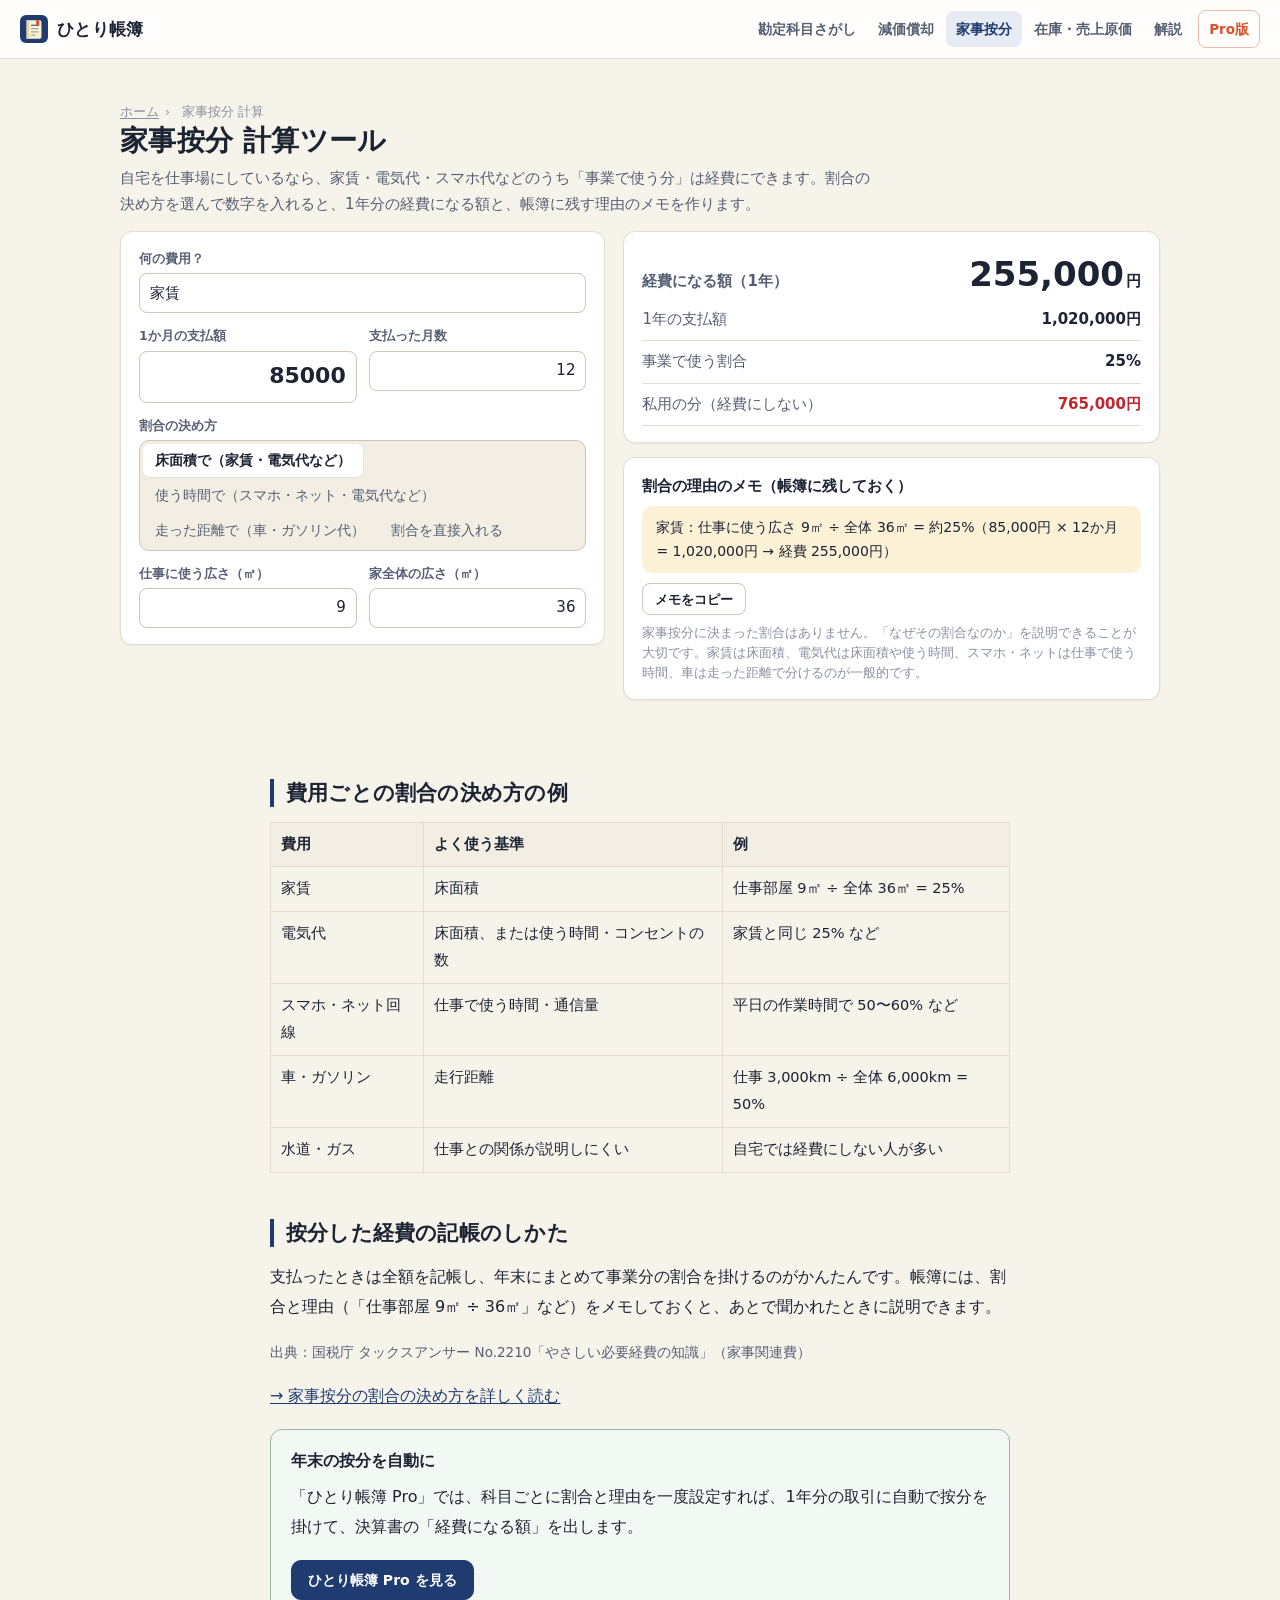
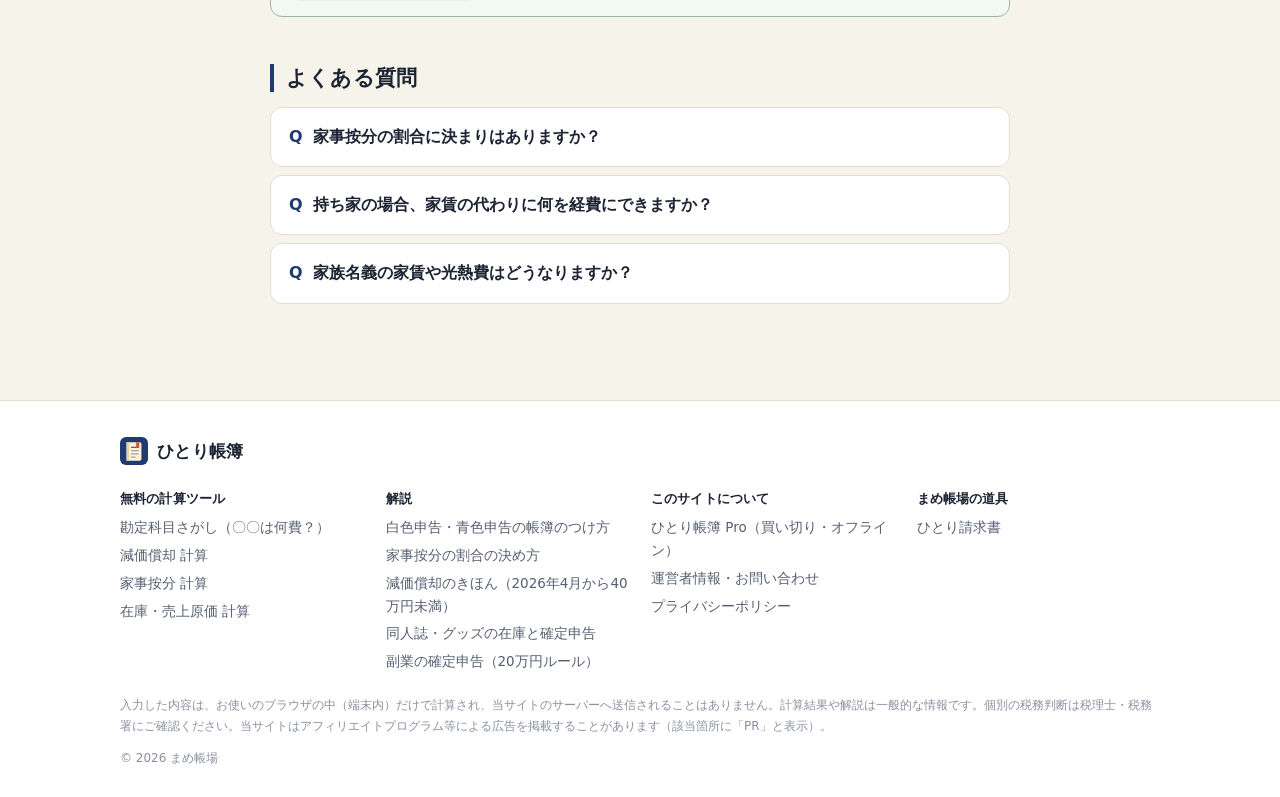
<file: tools/anbun/index.html>
<!doctype html>
<html lang="ja" data-base="../../">
<head>
<meta charset="utf-8">
<meta name="viewport" content="width=device-width, initial-scale=1, viewport-fit=cover">
<title>家事按分 計算ツール｜自宅の家賃・電気代・スマホ代・車の経費を割合で計算（理由のメモつき）｜ひとり帳簿</title>
<meta name="description" content="自宅で仕事をするフリーランス・副業向け。家賃は床面積、電気代やスマホ・ネットは使う時間、車は走行距離で、事業で使う割合と経費になる金額を計算します。帳簿に残す「割合の理由」のメモもそのまま作れます。">
<link rel="canonical" href="https://popopo-bug.github.io/hitori-chobo/tools/anbun/">
<meta property="og:type" content="website">
<meta property="og:site_name" content="ひとり帳簿">
<meta property="og:title" content="家事按分 計算ツール">
<meta property="og:description" content="自宅で仕事をするフリーランス・副業向け。家賃は床面積、電気代やスマホ・ネットは使う時間、車は走行距離で、事業で使う割合と経費になる金額を計算します。帳簿に残す「割合の理由」のメモもそのまま作れます。">
<meta property="og:url" content="https://popopo-bug.github.io/hitori-chobo/tools/anbun/">
<meta property="og:image" content="https://popopo-bug.github.io/hitori-chobo/og/anbun.png">
<meta property="og:locale" content="ja_JP">
<meta name="twitter:card" content="summary_large_image">
<meta name="theme-color" content="#1f3b6f">
<meta name="format-detection" content="telephone=no">
<link rel="icon" href="../../favicon.svg" type="image/svg+xml">
<link rel="icon" href="../../icons/icon-48.png" sizes="48x48" type="image/png">
<link rel="apple-touch-icon" href="../../icons/apple-touch-icon.png">
<link rel="manifest" href="../../manifest.webmanifest">
<link rel="stylesheet" href="../../assets/style.css?v=d7bda67436">

<script type="application/ld+json">{"@context":"https://schema.org","@graph":[{"@type":"WebApplication","name":"家事按分 計算ツール","url":"https://popopo-bug.github.io/hitori-chobo/tools/anbun/","applicationCategory":"BusinessApplication","operatingSystem":"Web","inLanguage":"ja","offers":{"@type":"Offer","price":"0","priceCurrency":"JPY"},"description":"自宅で仕事をするフリーランス・副業向け。家賃は床面積、電気代やスマホ・ネットは使う時間、車は走行距離で、事業で使う割合と経費になる金額を計算します。帳簿に残す「割合の理由」のメモもそのまま作れます。"},{"@type":"BreadcrumbList","itemListElement":[{"@type":"ListItem","position":1,"name":"ホーム","item":"https://popopo-bug.github.io/hitori-chobo/"},{"@type":"ListItem","position":2,"name":"家事按分 計算","item":"https://popopo-bug.github.io/hitori-chobo/tools/anbun/"}]},{"@type":"FAQPage","mainEntity":[{"@type":"Question","name":"家事按分の割合に決まりはありますか？","acceptedAnswer":{"@type":"Answer","text":"決まった割合はありません。国税庁は、業務に直接必要であったことが取引の記録などで明らかに区分できる部分だけを必要経費にできる、としています。床面積・使用時間・走行距離など、説明できる基準で割合を決め、その理由を残しておきましょう。"}},{"@type":"Question","name":"持ち家の場合、家賃の代わりに何を経費にできますか？","acceptedAnswer":{"@type":"Answer","text":"住宅ローンの返済額そのものは経費になりません。建物の減価償却費・固定資産税・ローンの利息・火災保険料のうち、事業で使う割合の分が経費になります。"}},{"@type":"Question","name":"家族名義の家賃や光熱費はどうなりますか？","acceptedAnswer":{"@type":"Answer","text":"生計を一にする家族に支払う家賃は経費になりません。光熱費などは、事業主が負担している分を按分の対象にするのが基本です。迷う場合は税理士・税務署に確認してください。"}}]}]}</script>
</head>
<body data-page="tools-anbun">
<a class="skip" href="#main">本文へスキップ</a>
<header class="site-header">
  <div class="wrap wrap-wide hd">
    <a class="brand" href="../../"><img src="../../favicon.svg" alt="" width="28" height="28"><span>ひとり帳簿</span></a>
    <button type="button" class="btn btn-ghost btn-sm nav-toggle" aria-expanded="false" aria-controls="site-nav">メニュー</button>
    <nav id="site-nav" class="nav" aria-label="メインメニュー">
      <a href="../../tools/kamoku/">勘定科目さがし</a>
      <a href="../../tools/genka/">減価償却</a>
      <a href="../../tools/anbun/" aria-current="page">家事按分</a>
      <a href="../../tools/zaiko/">在庫・売上原価</a>
      <a href="../../guide/">解説</a>
      <a class="nav-pro" href="../../pro/">Pro版</a>
    </nav>
  </div>
</header>
<main id="main">
<section class="wrap hero-mini">
  <nav class="crumbs" aria-label="パンくずリスト"><a href="../../">ホーム</a><span>›</span><span aria-current="page">家事按分 計算</span></nav>
  <h1>家事按分 計算ツール</h1>
  <p class="lead">自宅を仕事場にしているなら、家賃・電気代・スマホ代などのうち「事業で使う分」は経費にできます。割合の決め方を選んで数字を入れると、1年分の経費になる額と、帳簿に残す理由のメモを作ります。</p>
</section>
<div class="wrap"><div data-app="anbun"></div></div>
<div class="wrap"><div class="ad-slot" data-slot="content"></div></div>

<article class="wrap wrap-narrow prose">
  <h2>費用ごとの割合の決め方の例</h2>
  <table>
    <thead><tr><th>費用</th><th>よく使う基準</th><th>例</th></tr></thead>
    <tbody>
      <tr><td>家賃</td><td>床面積</td><td>仕事部屋 9㎡ ÷ 全体 36㎡ = 25%</td></tr>
      <tr><td>電気代</td><td>床面積、または使う時間・コンセントの数</td><td>家賃と同じ 25% など</td></tr>
      <tr><td>スマホ・ネット回線</td><td>仕事で使う時間・通信量</td><td>平日の作業時間で 50〜60% など</td></tr>
      <tr><td>車・ガソリン</td><td>走行距離</td><td>仕事 3,000km ÷ 全体 6,000km = 50%</td></tr>
      <tr><td>水道・ガス</td><td>仕事との関係が説明しにくい</td><td>自宅では経費にしない人が多い</td></tr>
    </tbody>
  </table>
  <h2>按分した経費の記帳のしかた</h2>
  <p>支払ったときは全額を記帳し、年末にまとめて事業分の割合を掛けるのがかんたんです。帳簿には、割合と理由（「仕事部屋 9㎡ ÷ 36㎡」など）をメモしておくと、あとで聞かれたときに説明できます。</p>
  <p class="sources">出典：国税庁 タックスアンサー No.2210「やさしい必要経費の知識」（家事関連費）</p>
  <p><a href="../../guide/anbun/">→ 家事按分の割合の決め方を詳しく読む</a></p>
  <div class="box box-ok"><div class="box-h">年末の按分を自動に</div><p>「ひとり帳簿 Pro」では、科目ごとに割合と理由を一度設定すれば、1年分の取引に自動で按分を掛けて、決算書の「経費になる額」を出します。</p><p><a class="btn btn-primary" href="../../pro/">ひとり帳簿 Pro を見る</a></p></div>
  <section class="faq"><h2 id="faq">よくある質問</h2><details><summary>家事按分の割合に決まりはありますか？</summary><div class="a"><p>決まった割合はありません。国税庁は、業務に直接必要であったことが取引の記録などで明らかに区分できる部分だけを必要経費にできる、としています。床面積・使用時間・走行距離など、説明できる基準で割合を決め、その理由を残しておきましょう。</p></div></details><details><summary>持ち家の場合、家賃の代わりに何を経費にできますか？</summary><div class="a"><p>住宅ローンの返済額そのものは経費になりません。建物の減価償却費・固定資産税・ローンの利息・火災保険料のうち、事業で使う割合の分が経費になります。</p></div></details><details><summary>家族名義の家賃や光熱費はどうなりますか？</summary><div class="a"><p>生計を一にする家族に支払う家賃は経費になりません。光熱費などは、事業主が負担している分を按分の対象にするのが基本です。迷う場合は税理士・税務署に確認してください。</p></div></details></section>
</article>

</main>
<footer class="site-footer">
  <div class="wrap">
    <a class="brand" href="../../"><img src="../../favicon.svg" alt="" width="24" height="24"><span>ひとり帳簿</span></a>
    <div class="ft-cols">
      <div><h4>無料の計算ツール</h4><ul>
        <li><a href="../../tools/kamoku/">勘定科目さがし（〇〇は何費？）</a></li>
        <li><a href="../../tools/genka/">減価償却 計算</a></li>
        <li><a href="../../tools/anbun/">家事按分 計算</a></li>
        <li><a href="../../tools/zaiko/">在庫・売上原価 計算</a></li>
      </ul></div>
      <div><h4>解説</h4><ul>
        <li><a href="../../guide/chobo/">白色申告・青色申告の帳簿のつけ方</a></li>
        <li><a href="../../guide/anbun/">家事按分の割合の決め方</a></li>
        <li><a href="../../guide/genka/">減価償却のきほん（2026年4月から40万円未満）</a></li>
        <li><a href="../../guide/doujin/">同人誌・グッズの在庫と確定申告</a></li>
        <li><a href="../../guide/fukugyo/">副業の確定申告（20万円ルール）</a></li>
      </ul></div>
      <div><h4>このサイトについて</h4><ul>
        <li><a href="../../pro/">ひとり帳簿 Pro（買い切り・オフライン）</a></li>
        <li><a href="../../about/">運営者情報・お問い合わせ</a></li>
        <li><a href="../../privacy/">プライバシーポリシー</a></li>
      </ul></div>
      <div><h4>まめ帳場の道具</h4><ul>
        <li><a href="https://popopo-bug.github.io/hitori-seikyu/">ひとり請求書</a></li>
      </ul></div>
    </div>
    <p class="ft-note">入力した内容は、お使いのブラウザの中（端末内）だけで計算され、当サイトのサーバーへ送信されることはありません。計算結果や解説は一般的な情報です。個別の税務判断は税理士・税務署にご確認ください。当サイトはアフィリエイトプログラム等による広告を掲載することがあります（該当箇所に「PR」と表示）。</p>
    <p class="ft-copy">© 2026 まめ帳場</p>
  </div>
</footer>
<script>window.HC_CONFIG = {"siteName":"ひとり帳簿","proUrl":"https://booth.pm/ja/items/9038531","trialUrl":"https://booth.pm/ja/items/9038543","proPrice":"1,480円（発売記念 980円）","adsenseClient":"","adsenseSlots":{"content":"","footer":""},"affiliates":{"accounting":[{"name":"freee会計","desc":"複式簿記・貸借対照表・e-Taxまで。青色申告65万円控除を目指すなら。","url":"https://www.freee.co.jp/","affiliate":false,"cta":"公式サイトを見る"},{"name":"マネーフォワード クラウド確定申告","desc":"銀行・カード連携で仕訳を自動化。65万円控除の帳簿づけに。","url":"https://biz.moneyforward.com/tax_return/","affiliate":false,"cta":"公式サイトを見る"},{"name":"弥生 やよいの青色申告 オンライン","desc":"老舗会計ソフトのクラウド版。白色申告向けの無料プランもあり（公式サイトで要確認）。","url":"https://www.yayoi-kk.co.jp/","affiliate":false,"cta":"公式サイトを見る"}],"advisor":[{"name":"税理士ドットコム","desc":"事業所得か雑所得か、家事按分の割合など、迷ったら税理士に相談できます。","url":"https://www.zeiri4.com/","affiliate":false,"cta":"税理士を探す"}]},"contactUrl":"","siteUrl":"https://popopo-bug.github.io/hitori-chobo/"};</script>
<script src="../../assets/app.js?v=d7bda67436" defer></script>
</body>
</html>
</file>
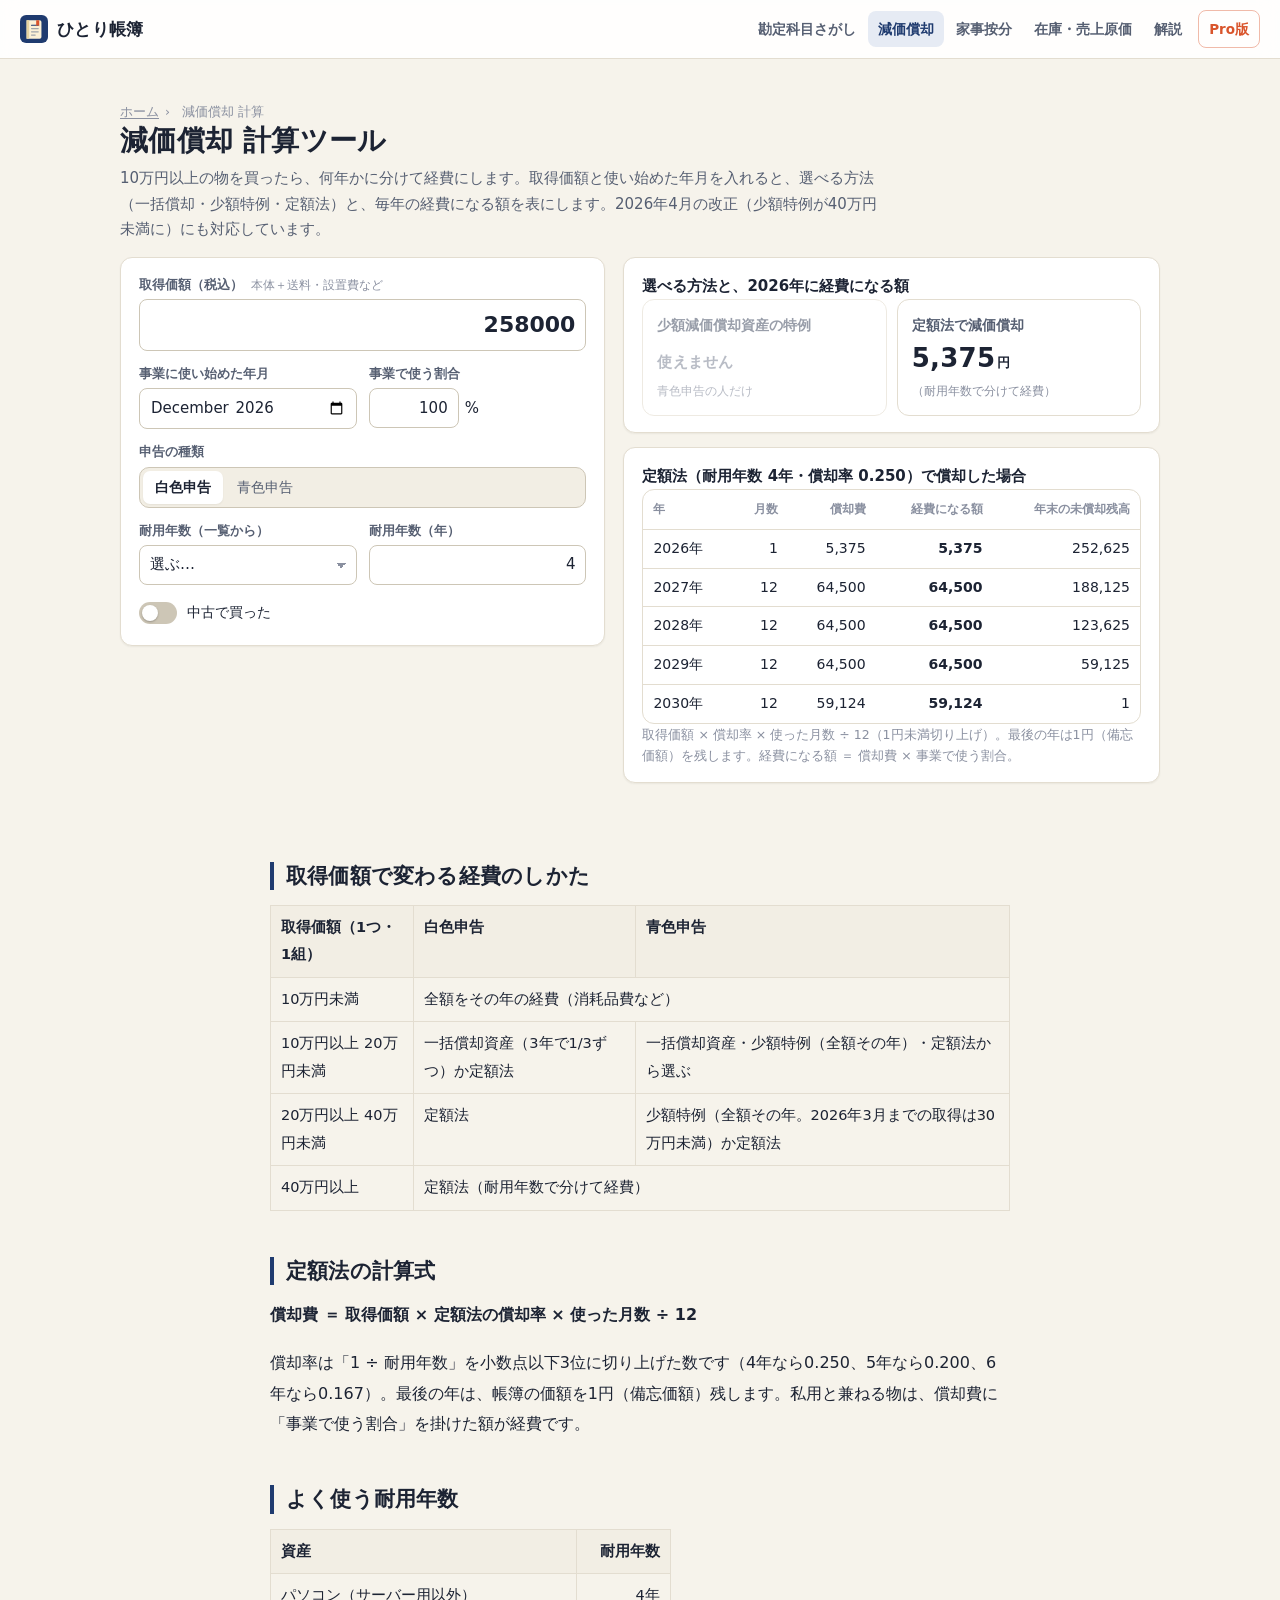
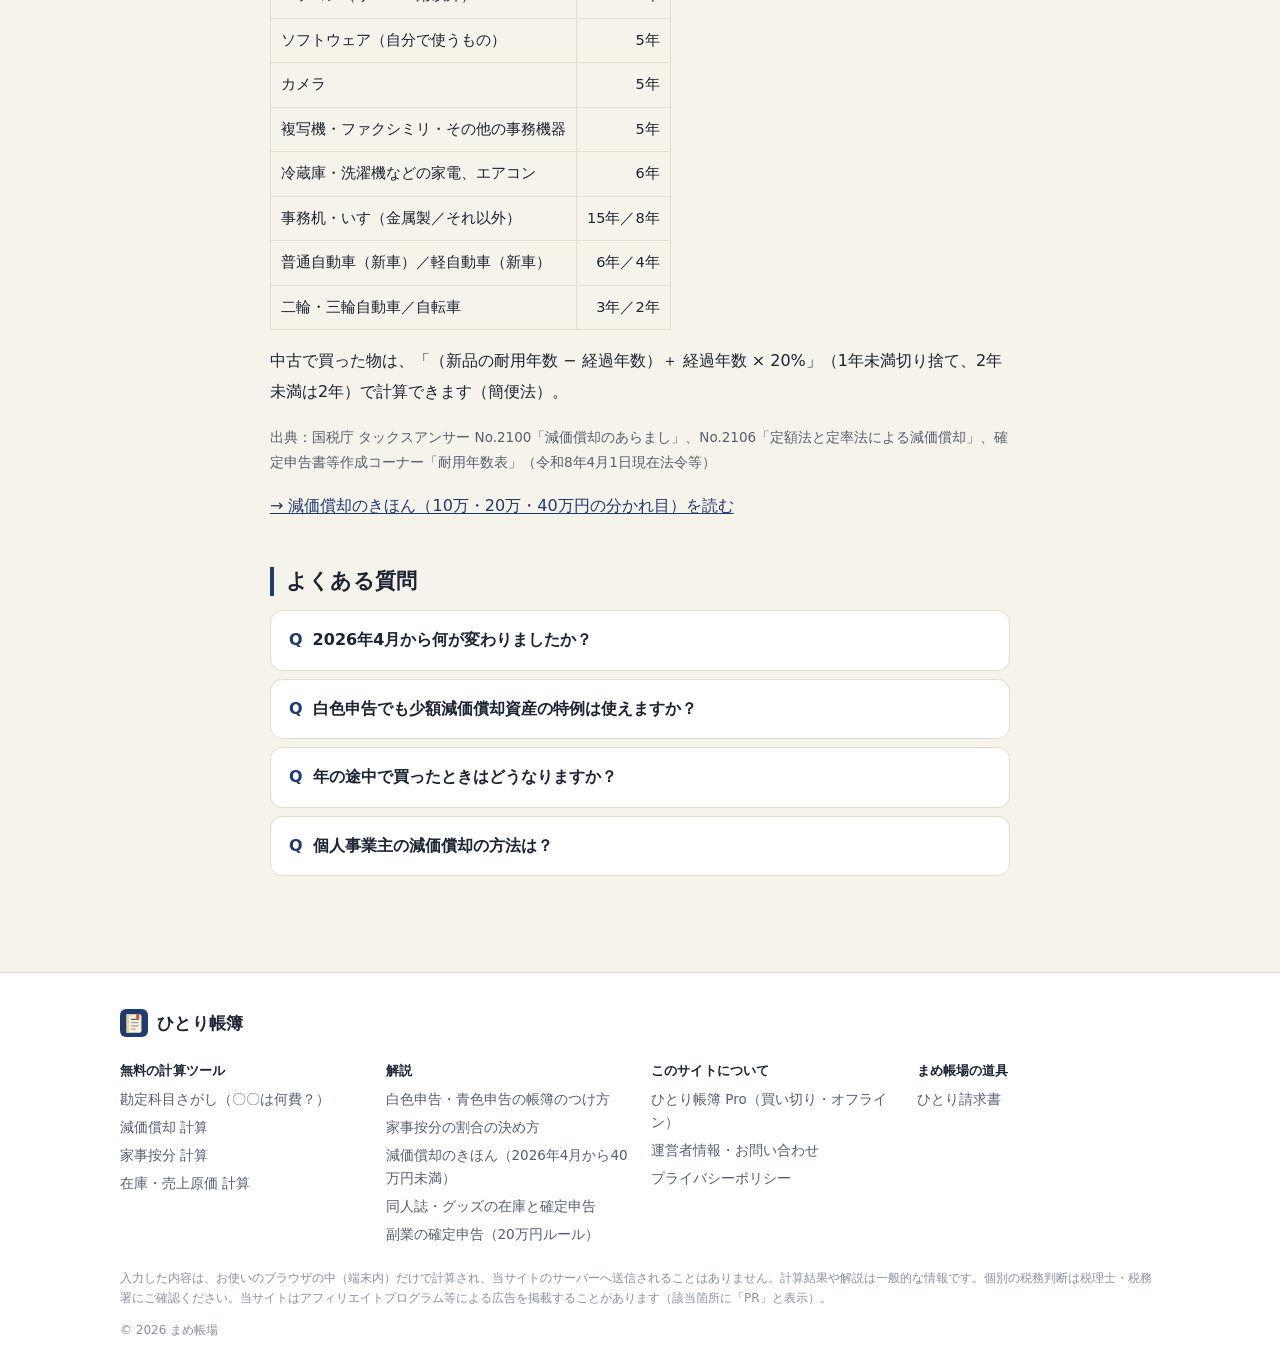
<file: tools/genka/index.html>
<!doctype html>
<html lang="ja" data-base="../../">
<head>
<meta charset="utf-8">
<meta name="viewport" content="width=device-width, initial-scale=1, viewport-fit=cover">
<title>減価償却 計算ツール【2026年4月改正対応】パソコン・カメラ・車の耐用年数と毎年の経費｜一括償却・少額特例40万円｜ひとり帳簿</title>
<meta name="description" content="10万円以上のパソコン・液タブ・カメラ・車を買ったときの経費を計算。一括償却資産（3年）、青色申告の少額減価償却資産の特例（2026年4月から40万円未満）、定額法を比べて、毎年の償却費と未償却残高を表にします。中古の耐用年数（簡便法）も。">
<link rel="canonical" href="https://popopo-bug.github.io/hitori-chobo/tools/genka/">
<meta property="og:type" content="website">
<meta property="og:site_name" content="ひとり帳簿">
<meta property="og:title" content="減価償却 計算ツール【2026年4月改正対応】">
<meta property="og:description" content="10万円以上のパソコン・液タブ・カメラ・車を買ったときの経費を計算。一括償却資産（3年）、青色申告の少額減価償却資産の特例（2026年4月から40万円未満）、定額法を比べて、毎年の償却費と未償却残高を表にします。中古の耐用年数（簡便法）も。">
<meta property="og:url" content="https://popopo-bug.github.io/hitori-chobo/tools/genka/">
<meta property="og:image" content="https://popopo-bug.github.io/hitori-chobo/og/genka.png">
<meta property="og:locale" content="ja_JP">
<meta name="twitter:card" content="summary_large_image">
<meta name="theme-color" content="#1f3b6f">
<meta name="format-detection" content="telephone=no">
<link rel="icon" href="../../favicon.svg" type="image/svg+xml">
<link rel="icon" href="../../icons/icon-48.png" sizes="48x48" type="image/png">
<link rel="apple-touch-icon" href="../../icons/apple-touch-icon.png">
<link rel="manifest" href="../../manifest.webmanifest">
<link rel="stylesheet" href="../../assets/style.css?v=d7bda67436">

<script type="application/ld+json">{"@context":"https://schema.org","@graph":[{"@type":"WebApplication","name":"減価償却 計算ツール","url":"https://popopo-bug.github.io/hitori-chobo/tools/genka/","applicationCategory":"BusinessApplication","operatingSystem":"Web","inLanguage":"ja","offers":{"@type":"Offer","price":"0","priceCurrency":"JPY"},"description":"10万円以上のパソコン・液タブ・カメラ・車を買ったときの経費を計算。一括償却資産（3年）、青色申告の少額減価償却資産の特例（2026年4月から40万円未満）、定額法を比べて、毎年の償却費と未償却残高を表にします。中古の耐用年数（簡便法）も。"},{"@type":"BreadcrumbList","itemListElement":[{"@type":"ListItem","position":1,"name":"ホーム","item":"https://popopo-bug.github.io/hitori-chobo/"},{"@type":"ListItem","position":2,"name":"減価償却 計算","item":"https://popopo-bug.github.io/hitori-chobo/tools/genka/"}]},{"@type":"FAQPage","mainEntity":[{"@type":"Question","name":"2026年4月から何が変わりましたか？","acceptedAnswer":{"@type":"Answer","text":"青色申告の中小事業者が使える「少額減価償却資産の特例」の対象が、取得価額30万円未満から40万円未満に広がりました。2026年4月1日から2029年3月31日までに取得した物が対象で、1年の合計300万円までです。2026年3月31日までに取得した物は、これまでどおり30万円未満です。"}},{"@type":"Question","name":"白色申告でも少額減価償却資産の特例は使えますか？","acceptedAnswer":{"@type":"Answer","text":"使えません。青色申告の人だけの特例です。白色申告では、10万円未満は全額その年の経費、10万円以上20万円未満は一括償却資産（3年で均等）、それ以上は定額法などで減価償却します。"}},{"@type":"Question","name":"年の途中で買ったときはどうなりますか？","acceptedAnswer":{"@type":"Answer","text":"定額法では、事業に使い始めた月から年末までの月数で按分します（例：7月から使えば6か月分）。一括償却資産と少額特例は、月数に関係なく計算します。"}},{"@type":"Question","name":"個人事業主の減価償却の方法は？","acceptedAnswer":{"@type":"Answer","text":"届け出をしていなければ、建物以外も原則として定額法です。定率法を使いたい場合は、税務署への届出が必要です。"}}]}]}</script>
</head>
<body data-page="tools-genka">
<a class="skip" href="#main">本文へスキップ</a>
<header class="site-header">
  <div class="wrap wrap-wide hd">
    <a class="brand" href="../../"><img src="../../favicon.svg" alt="" width="28" height="28"><span>ひとり帳簿</span></a>
    <button type="button" class="btn btn-ghost btn-sm nav-toggle" aria-expanded="false" aria-controls="site-nav">メニュー</button>
    <nav id="site-nav" class="nav" aria-label="メインメニュー">
      <a href="../../tools/kamoku/">勘定科目さがし</a>
      <a href="../../tools/genka/" aria-current="page">減価償却</a>
      <a href="../../tools/anbun/">家事按分</a>
      <a href="../../tools/zaiko/">在庫・売上原価</a>
      <a href="../../guide/">解説</a>
      <a class="nav-pro" href="../../pro/">Pro版</a>
    </nav>
  </div>
</header>
<main id="main">
<section class="wrap hero-mini">
  <nav class="crumbs" aria-label="パンくずリスト"><a href="../../">ホーム</a><span>›</span><span aria-current="page">減価償却 計算</span></nav>
  <h1>減価償却 計算ツール</h1>
  <p class="lead">10万円以上の物を買ったら、何年かに分けて経費にします。取得価額と使い始めた年月を入れると、選べる方法（一括償却・少額特例・定額法）と、毎年の経費になる額を表にします。2026年4月の改正（少額特例が40万円未満に）にも対応しています。</p>
</section>
<div class="wrap"><div data-app="genka"></div></div>
<div class="wrap"><div class="ad-slot" data-slot="content"></div></div>

<article class="wrap wrap-narrow prose">
  <h2>取得価額で変わる経費のしかた</h2>
  <table>
    <thead><tr><th>取得価額（1つ・1組）</th><th>白色申告</th><th>青色申告</th></tr></thead>
    <tbody>
      <tr><td>10万円未満</td><td colspan="2">全額をその年の経費（消耗品費など）</td></tr>
      <tr><td>10万円以上 20万円未満</td><td>一括償却資産（3年で1/3ずつ）か定額法</td><td>一括償却資産・少額特例（全額その年）・定額法から選ぶ</td></tr>
      <tr><td>20万円以上 40万円未満</td><td>定額法</td><td>少額特例（全額その年。2026年3月までの取得は30万円未満）か定額法</td></tr>
      <tr><td>40万円以上</td><td colspan="2">定額法（耐用年数で分けて経費）</td></tr>
    </tbody>
  </table>
  <h2>定額法の計算式</h2>
  <p><b>償却費 ＝ 取得価額 × 定額法の償却率 × 使った月数 ÷ 12</b></p>
  <p>償却率は「1 ÷ 耐用年数」を小数点以下3位に切り上げた数です（4年なら0.250、5年なら0.200、6年なら0.167）。最後の年は、帳簿の価額を1円（備忘価額）残します。私用と兼ねる物は、償却費に「事業で使う割合」を掛けた額が経費です。</p>
  <h2>よく使う耐用年数</h2>
  <table>
    <thead><tr><th>資産</th><th class="num">耐用年数</th></tr></thead>
    <tbody>
      <tr><td>パソコン（サーバー用以外）</td><td class="num">4年</td></tr>
      <tr><td>ソフトウェア（自分で使うもの）</td><td class="num">5年</td></tr>
      <tr><td>カメラ</td><td class="num">5年</td></tr>
      <tr><td>複写機・ファクシミリ・その他の事務機器</td><td class="num">5年</td></tr>
      <tr><td>冷蔵庫・洗濯機などの家電、エアコン</td><td class="num">6年</td></tr>
      <tr><td>事務机・いす（金属製／それ以外）</td><td class="num">15年／8年</td></tr>
      <tr><td>普通自動車（新車）／軽自動車（新車）</td><td class="num">6年／4年</td></tr>
      <tr><td>二輪・三輪自動車／自転車</td><td class="num">3年／2年</td></tr>
    </tbody>
  </table>
  <p>中古で買った物は、「（新品の耐用年数 − 経過年数）＋ 経過年数 × 20%」（1年未満切り捨て、2年未満は2年）で計算できます（簡便法）。</p>
  <p class="sources">出典：国税庁 タックスアンサー No.2100「減価償却のあらまし」、No.2106「定額法と定率法による減価償却」、確定申告書等作成コーナー「耐用年数表」（令和8年4月1日現在法令等）</p>
  <p><a href="../../guide/genka/">→ 減価償却のきほん（10万・20万・40万円の分かれ目）を読む</a></p>
  <section class="faq"><h2 id="faq">よくある質問</h2><details><summary>2026年4月から何が変わりましたか？</summary><div class="a"><p>青色申告の中小事業者が使える「少額減価償却資産の特例」の対象が、取得価額30万円未満から40万円未満に広がりました。2026年4月1日から2029年3月31日までに取得した物が対象で、1年の合計300万円までです。2026年3月31日までに取得した物は、これまでどおり30万円未満です。</p></div></details><details><summary>白色申告でも少額減価償却資産の特例は使えますか？</summary><div class="a"><p>使えません。青色申告の人だけの特例です。白色申告では、10万円未満は全額その年の経費、10万円以上20万円未満は一括償却資産（3年で均等）、それ以上は定額法などで減価償却します。</p></div></details><details><summary>年の途中で買ったときはどうなりますか？</summary><div class="a"><p>定額法では、事業に使い始めた月から年末までの月数で按分します（例：7月から使えば6か月分）。一括償却資産と少額特例は、月数に関係なく計算します。</p></div></details><details><summary>個人事業主の減価償却の方法は？</summary><div class="a"><p>届け出をしていなければ、建物以外も原則として定額法です。定率法を使いたい場合は、税務署への届出が必要です。</p></div></details></section>
</article>

</main>
<footer class="site-footer">
  <div class="wrap">
    <a class="brand" href="../../"><img src="../../favicon.svg" alt="" width="24" height="24"><span>ひとり帳簿</span></a>
    <div class="ft-cols">
      <div><h4>無料の計算ツール</h4><ul>
        <li><a href="../../tools/kamoku/">勘定科目さがし（〇〇は何費？）</a></li>
        <li><a href="../../tools/genka/">減価償却 計算</a></li>
        <li><a href="../../tools/anbun/">家事按分 計算</a></li>
        <li><a href="../../tools/zaiko/">在庫・売上原価 計算</a></li>
      </ul></div>
      <div><h4>解説</h4><ul>
        <li><a href="../../guide/chobo/">白色申告・青色申告の帳簿のつけ方</a></li>
        <li><a href="../../guide/anbun/">家事按分の割合の決め方</a></li>
        <li><a href="../../guide/genka/">減価償却のきほん（2026年4月から40万円未満）</a></li>
        <li><a href="../../guide/doujin/">同人誌・グッズの在庫と確定申告</a></li>
        <li><a href="../../guide/fukugyo/">副業の確定申告（20万円ルール）</a></li>
      </ul></div>
      <div><h4>このサイトについて</h4><ul>
        <li><a href="../../pro/">ひとり帳簿 Pro（買い切り・オフライン）</a></li>
        <li><a href="../../about/">運営者情報・お問い合わせ</a></li>
        <li><a href="../../privacy/">プライバシーポリシー</a></li>
      </ul></div>
      <div><h4>まめ帳場の道具</h4><ul>
        <li><a href="https://popopo-bug.github.io/hitori-seikyu/">ひとり請求書</a></li>
      </ul></div>
    </div>
    <p class="ft-note">入力した内容は、お使いのブラウザの中（端末内）だけで計算され、当サイトのサーバーへ送信されることはありません。計算結果や解説は一般的な情報です。個別の税務判断は税理士・税務署にご確認ください。当サイトはアフィリエイトプログラム等による広告を掲載することがあります（該当箇所に「PR」と表示）。</p>
    <p class="ft-copy">© 2026 まめ帳場</p>
  </div>
</footer>
<script>window.HC_CONFIG = {"siteName":"ひとり帳簿","proUrl":"https://booth.pm/ja/items/9038531","trialUrl":"https://booth.pm/ja/items/9038543","proPrice":"1,480円（発売記念 980円）","adsenseClient":"","adsenseSlots":{"content":"","footer":""},"affiliates":{"accounting":[{"name":"freee会計","desc":"複式簿記・貸借対照表・e-Taxまで。青色申告65万円控除を目指すなら。","url":"https://www.freee.co.jp/","affiliate":false,"cta":"公式サイトを見る"},{"name":"マネーフォワード クラウド確定申告","desc":"銀行・カード連携で仕訳を自動化。65万円控除の帳簿づけに。","url":"https://biz.moneyforward.com/tax_return/","affiliate":false,"cta":"公式サイトを見る"},{"name":"弥生 やよいの青色申告 オンライン","desc":"老舗会計ソフトのクラウド版。白色申告向けの無料プランもあり（公式サイトで要確認）。","url":"https://www.yayoi-kk.co.jp/","affiliate":false,"cta":"公式サイトを見る"}],"advisor":[{"name":"税理士ドットコム","desc":"事業所得か雑所得か、家事按分の割合など、迷ったら税理士に相談できます。","url":"https://www.zeiri4.com/","affiliate":false,"cta":"税理士を探す"}]},"contactUrl":"","siteUrl":"https://popopo-bug.github.io/hitori-chobo/"};</script>
<script src="../../assets/app.js?v=d7bda67436" defer></script>
</body>
</html>
</file>
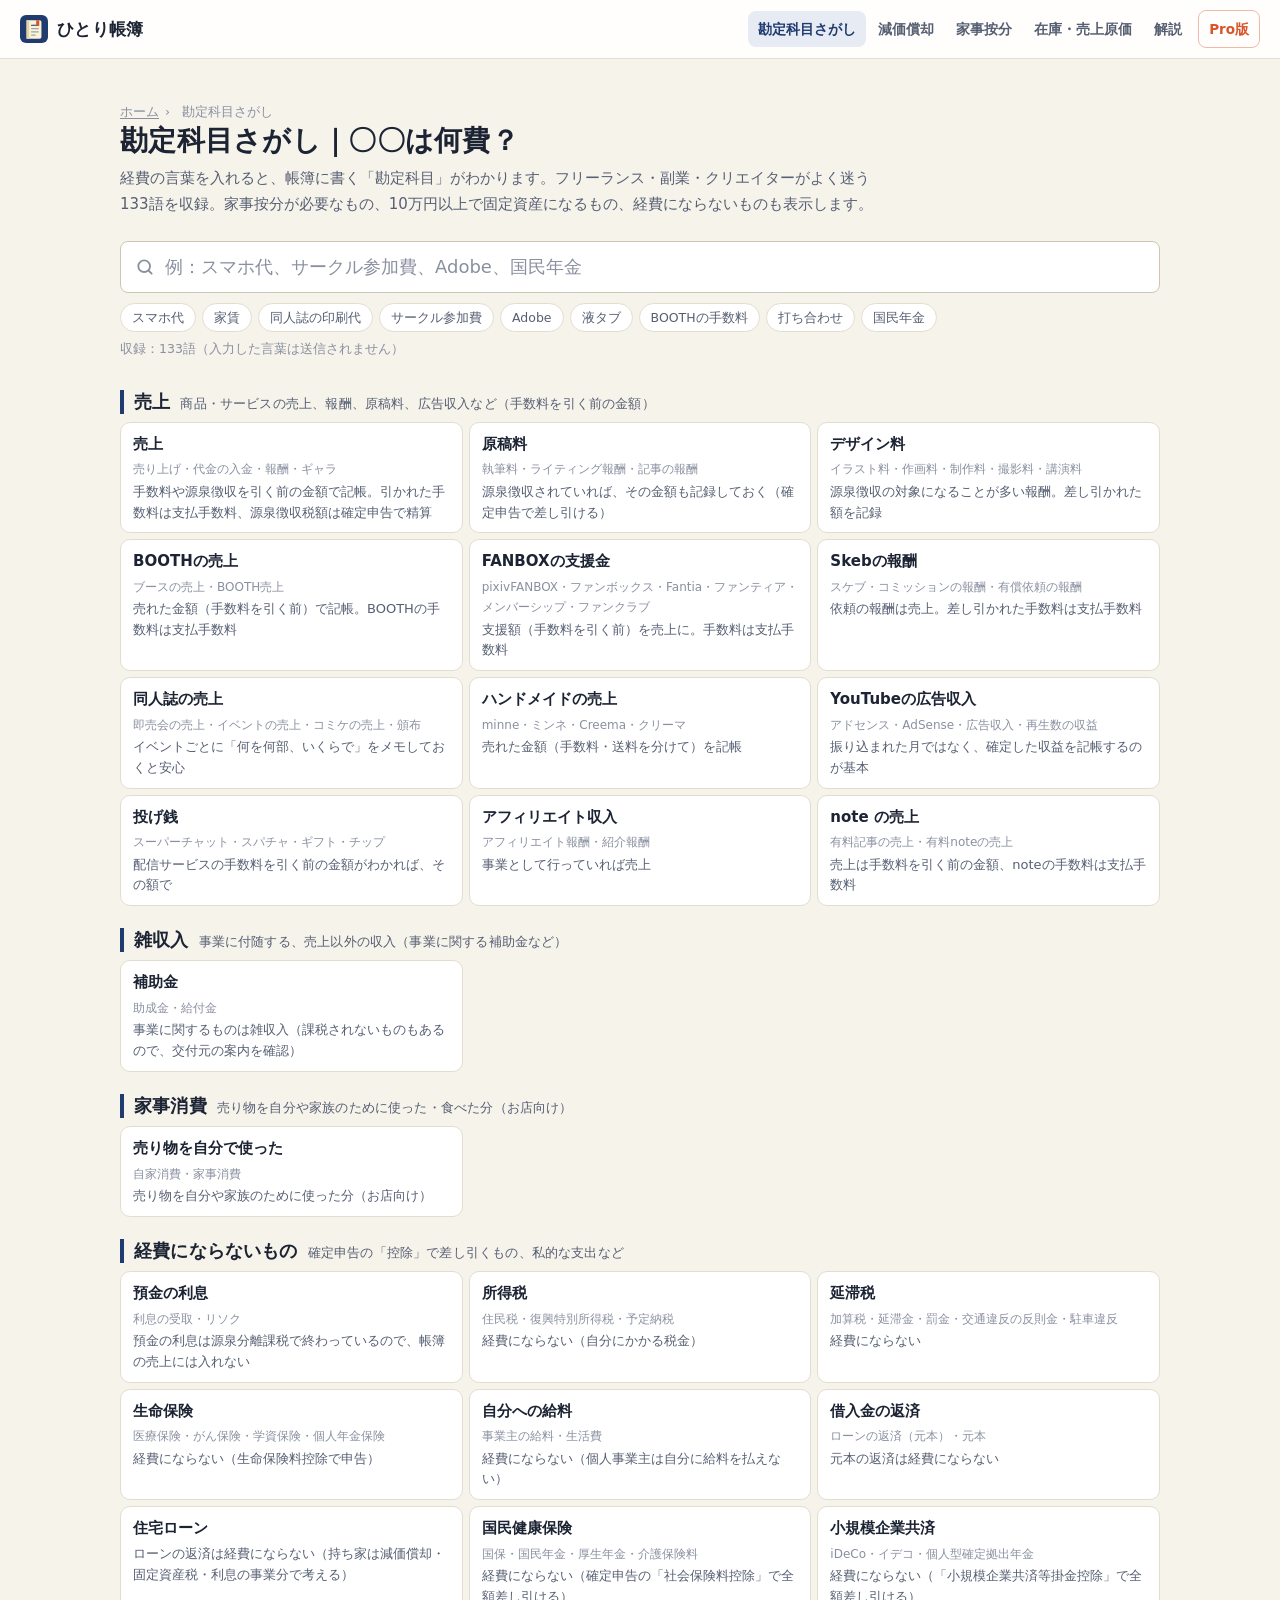
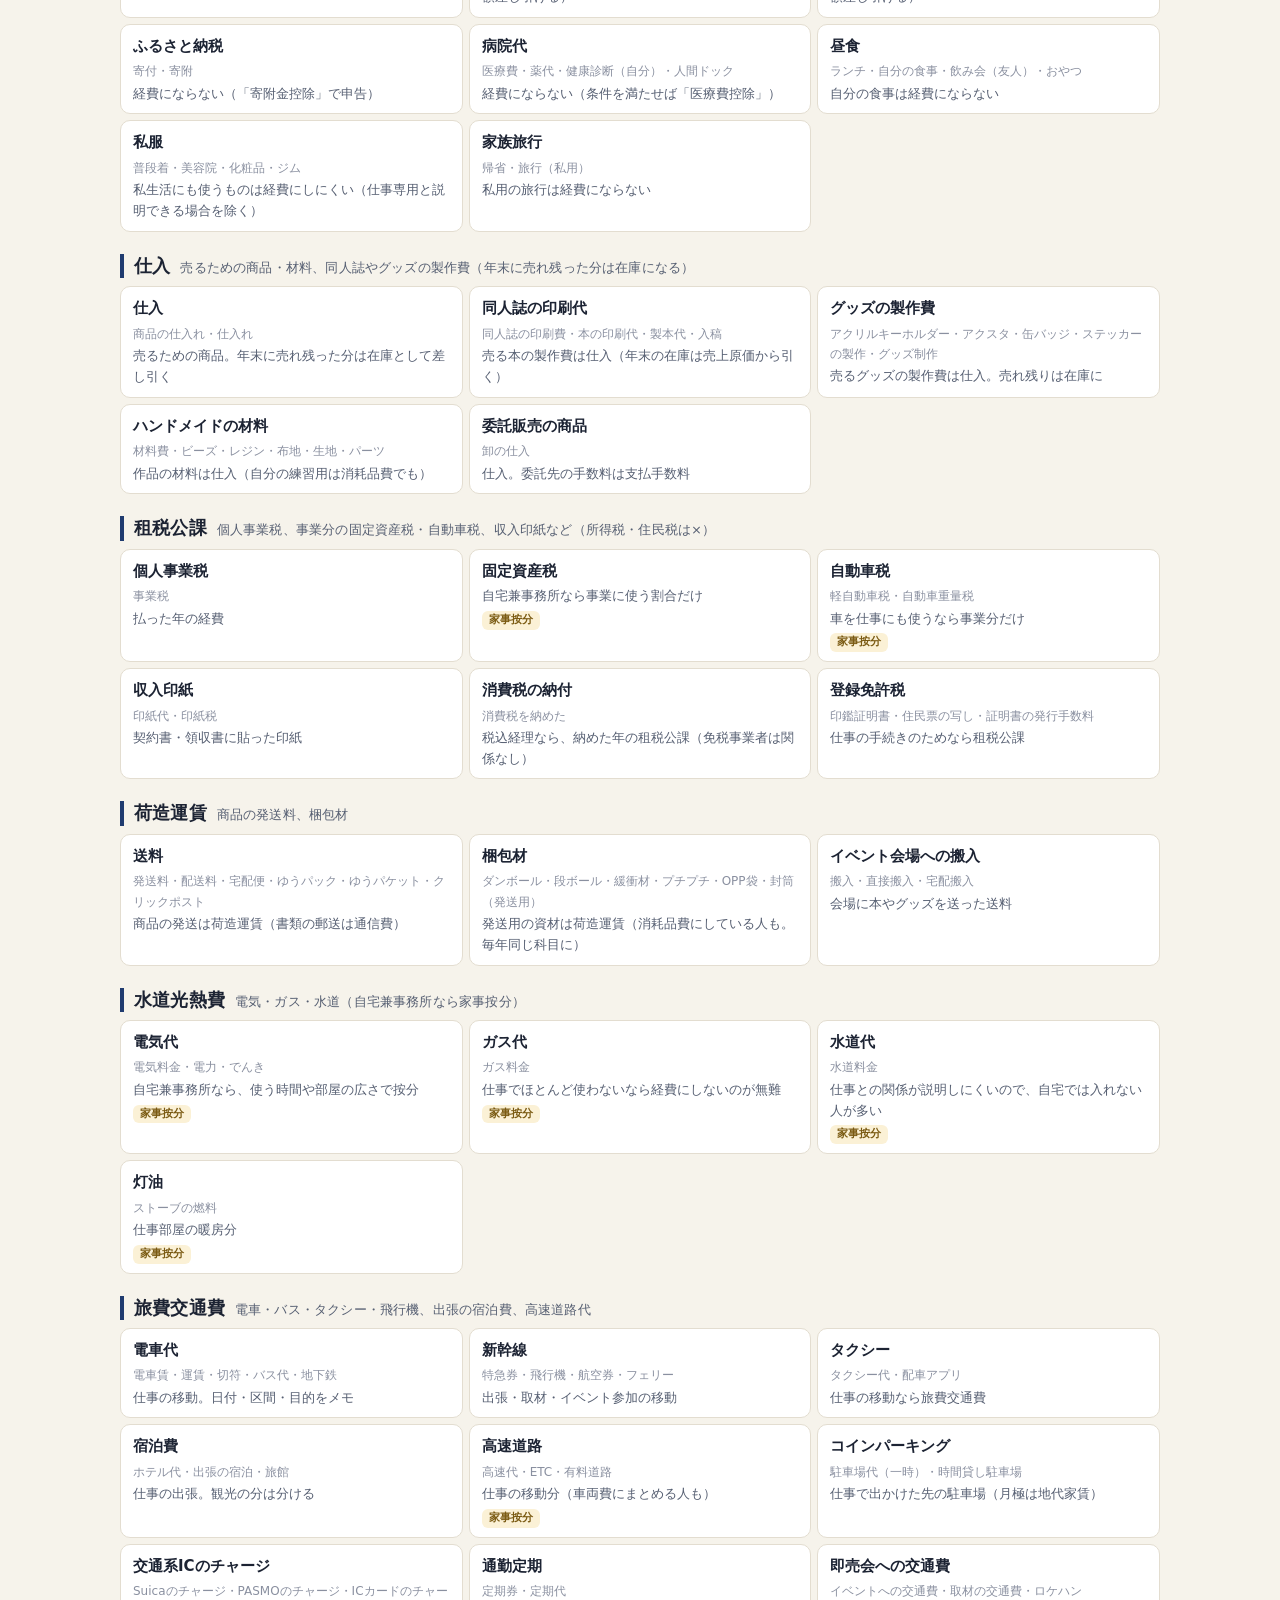
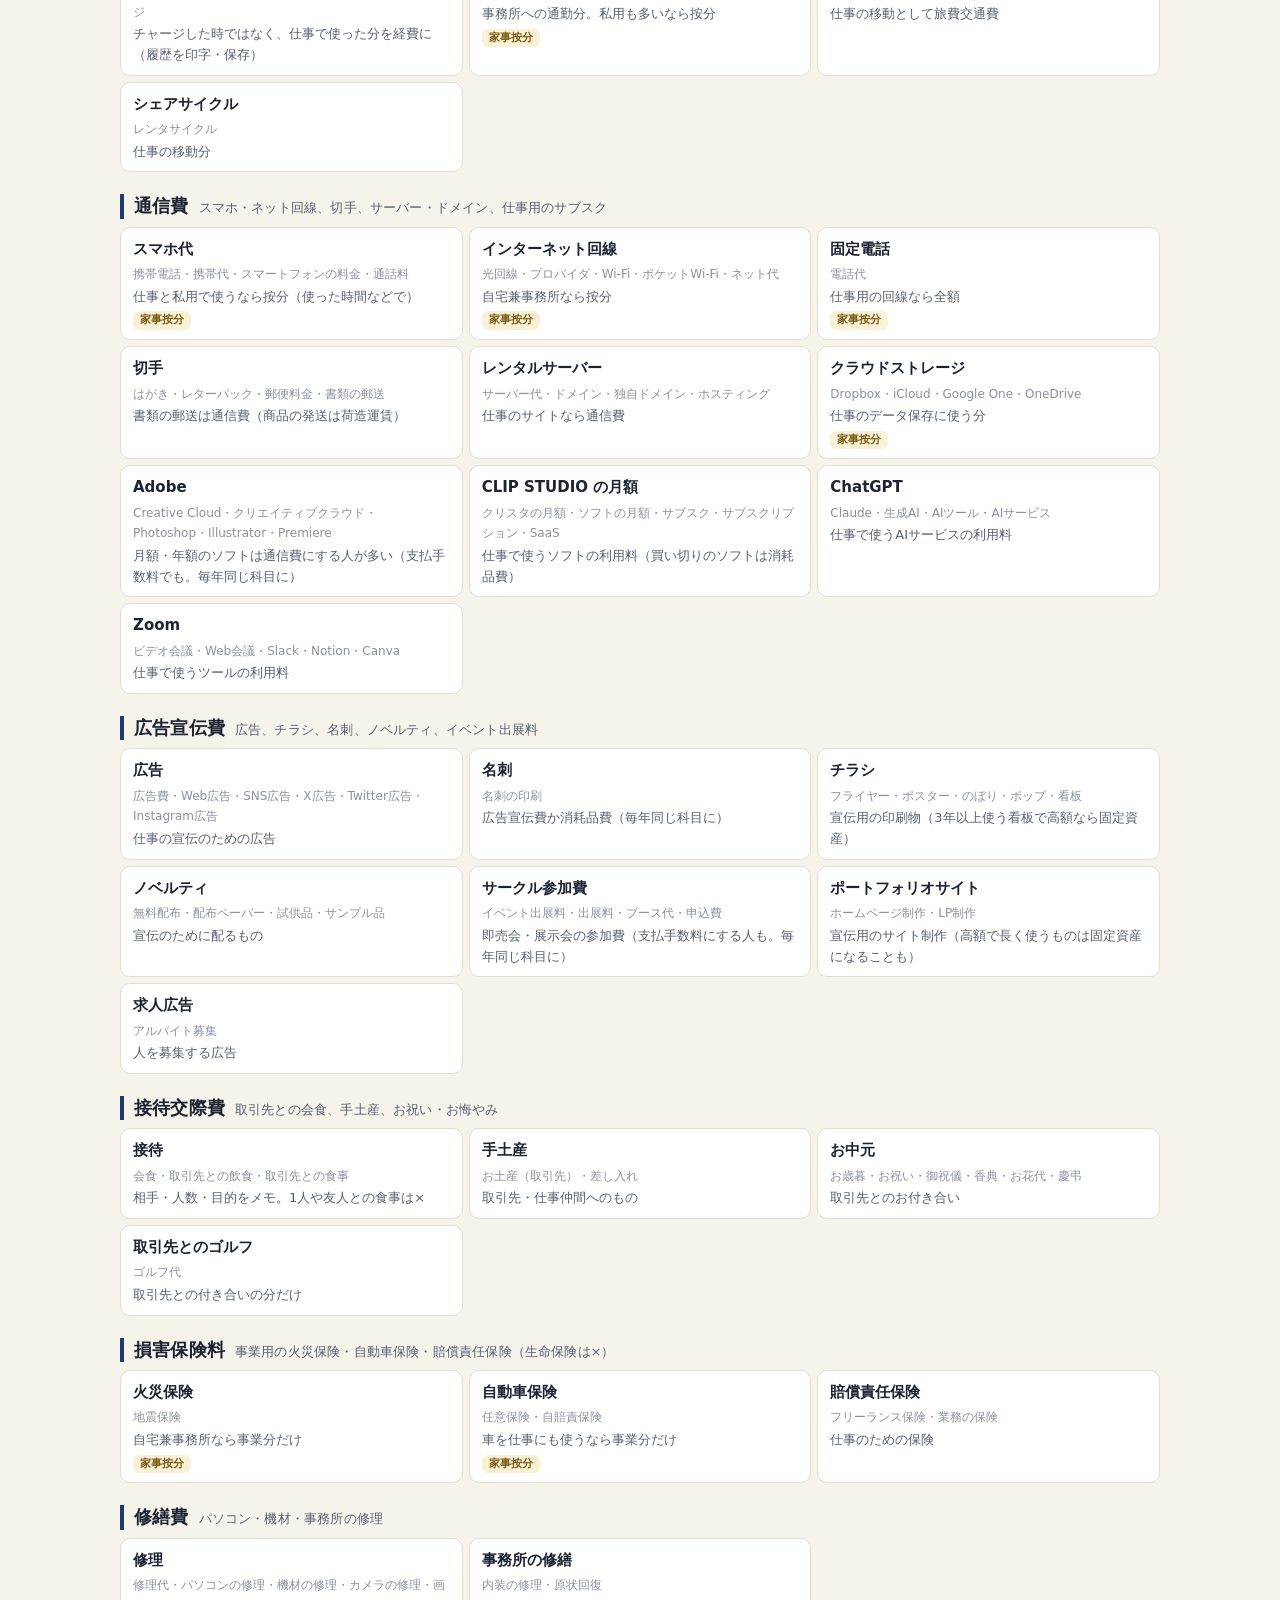
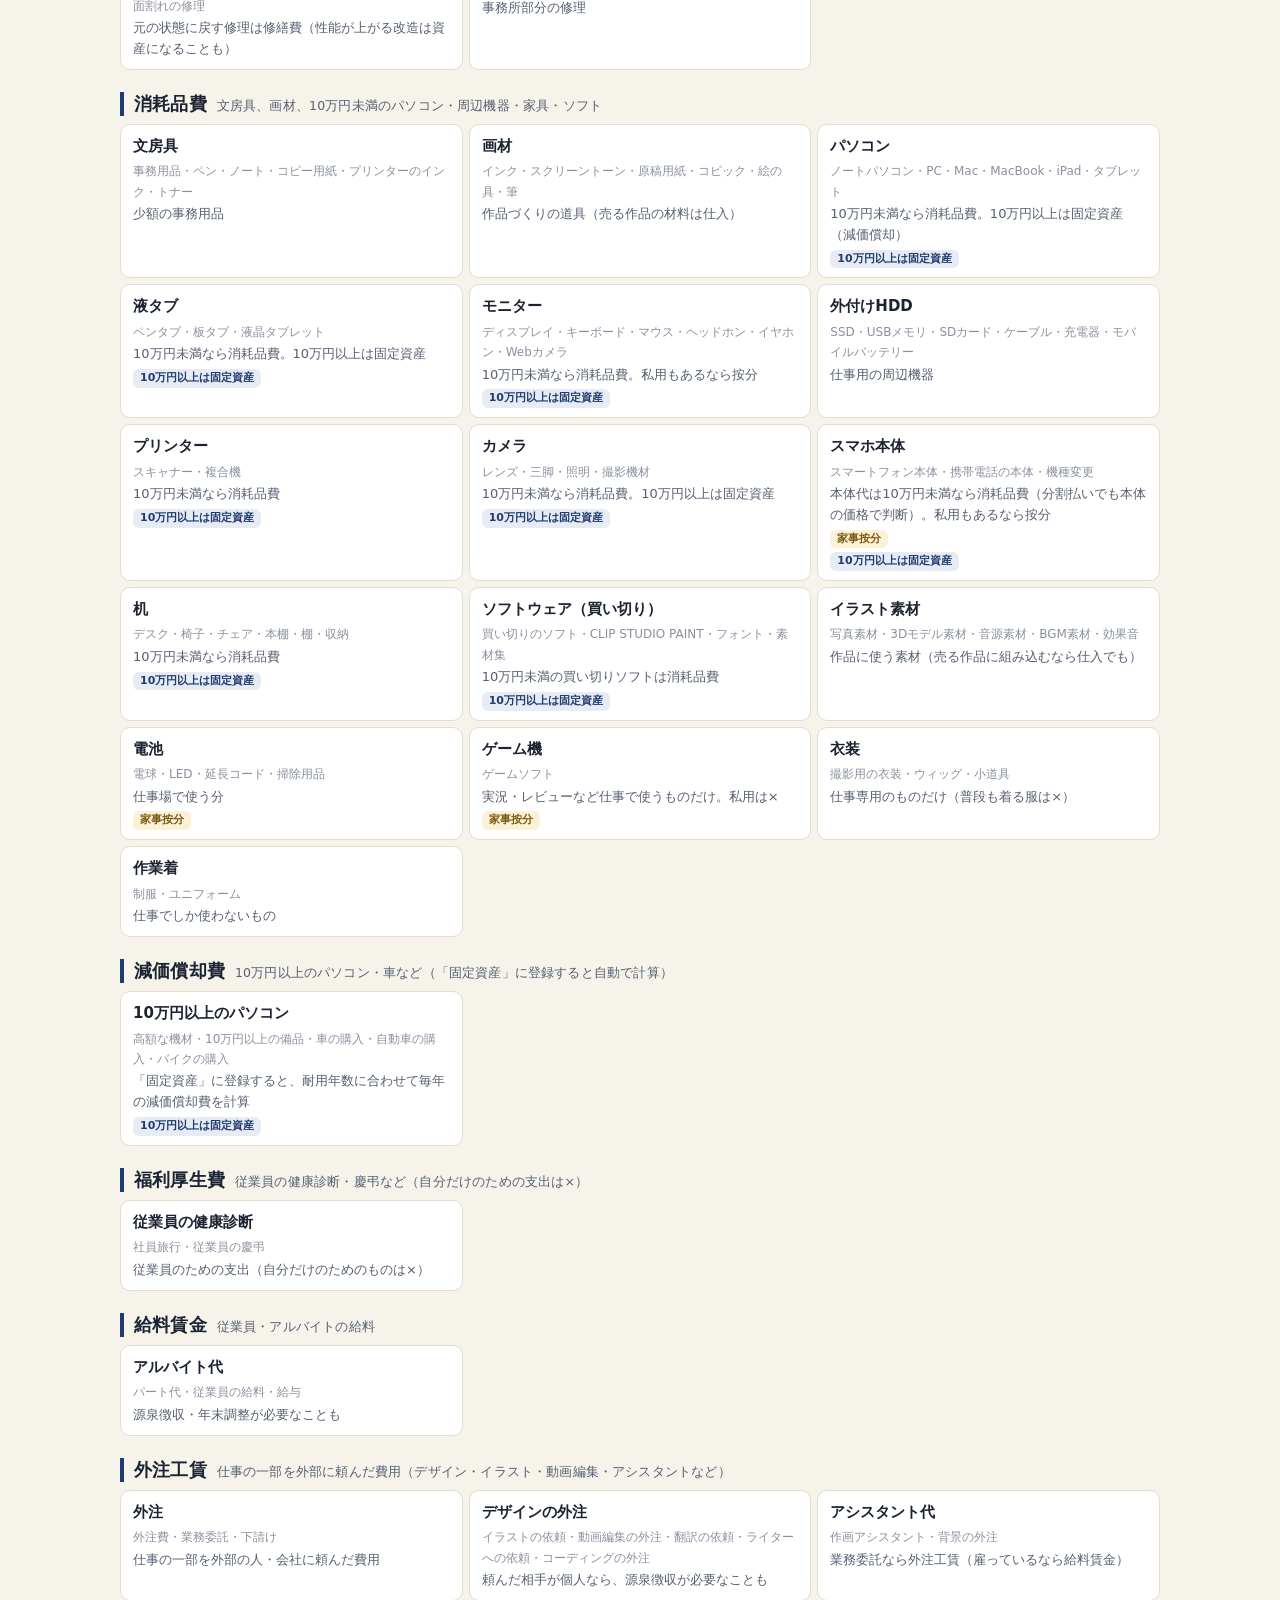
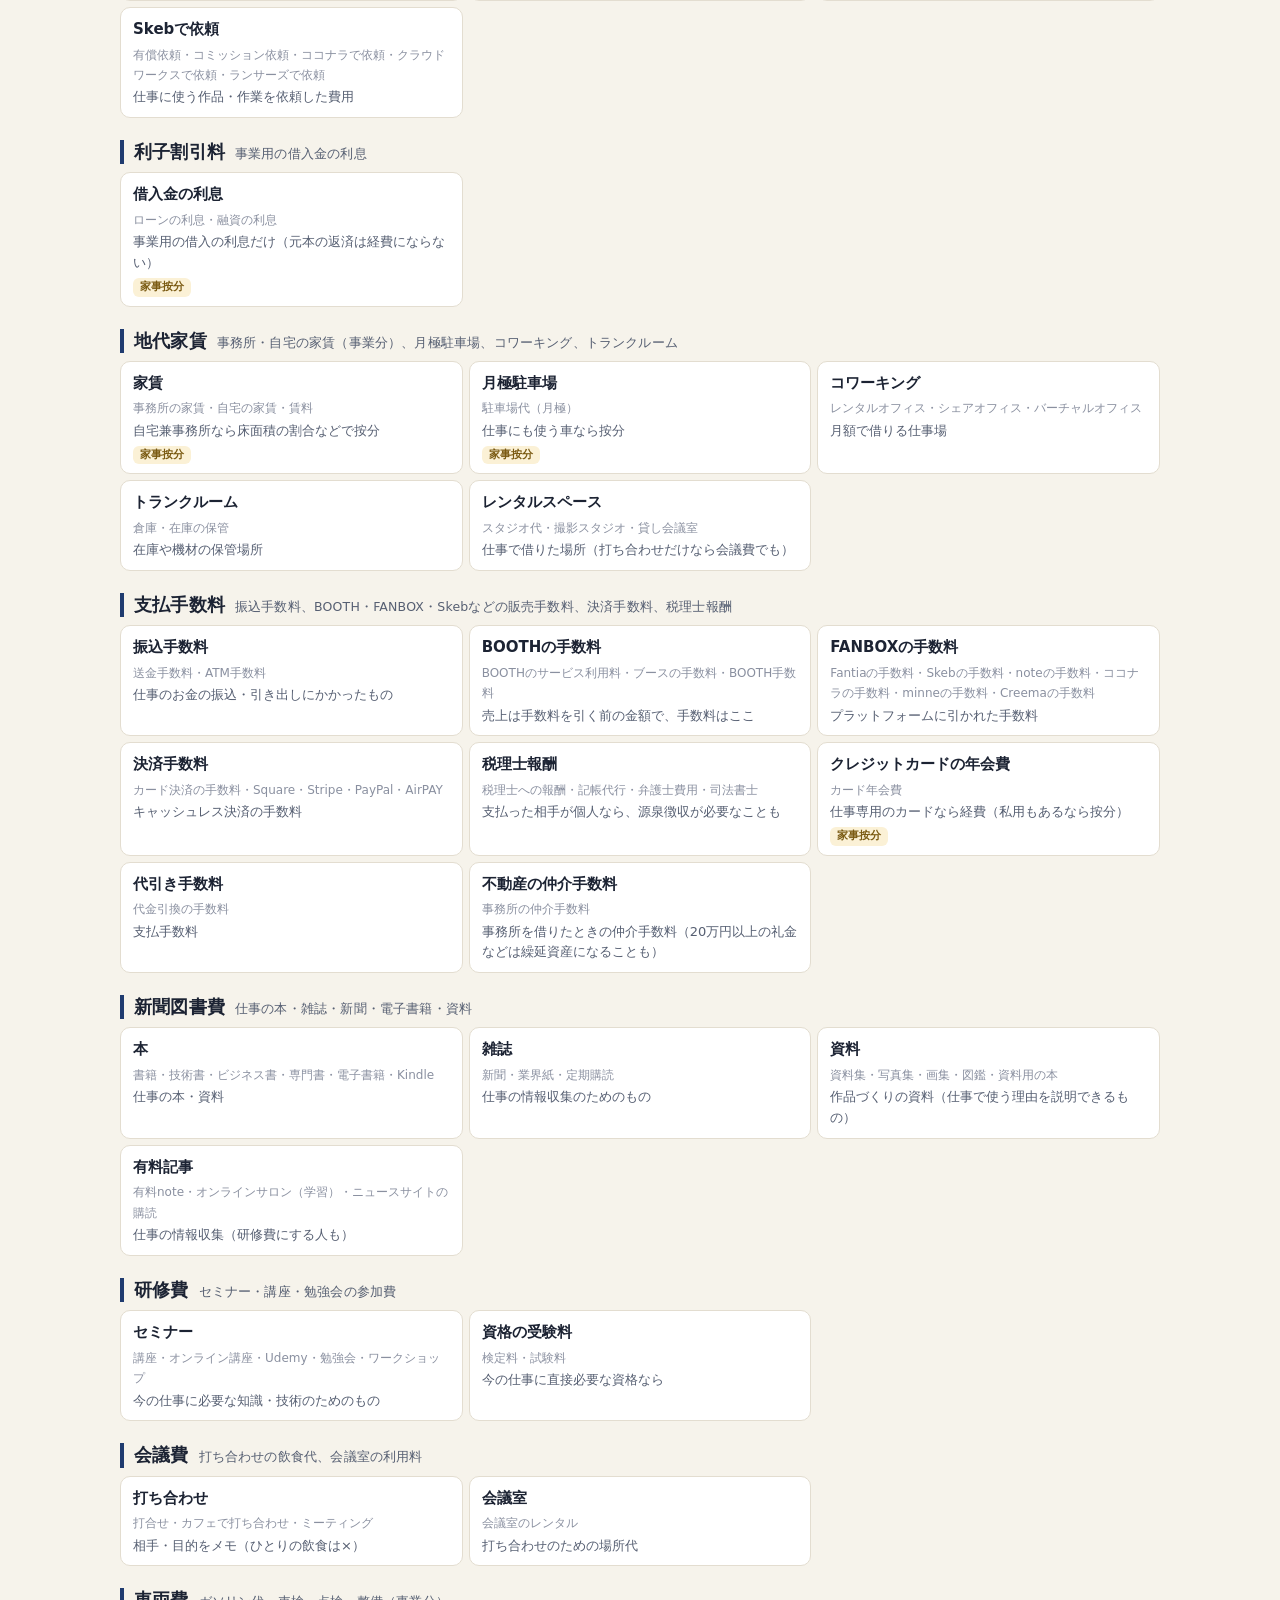
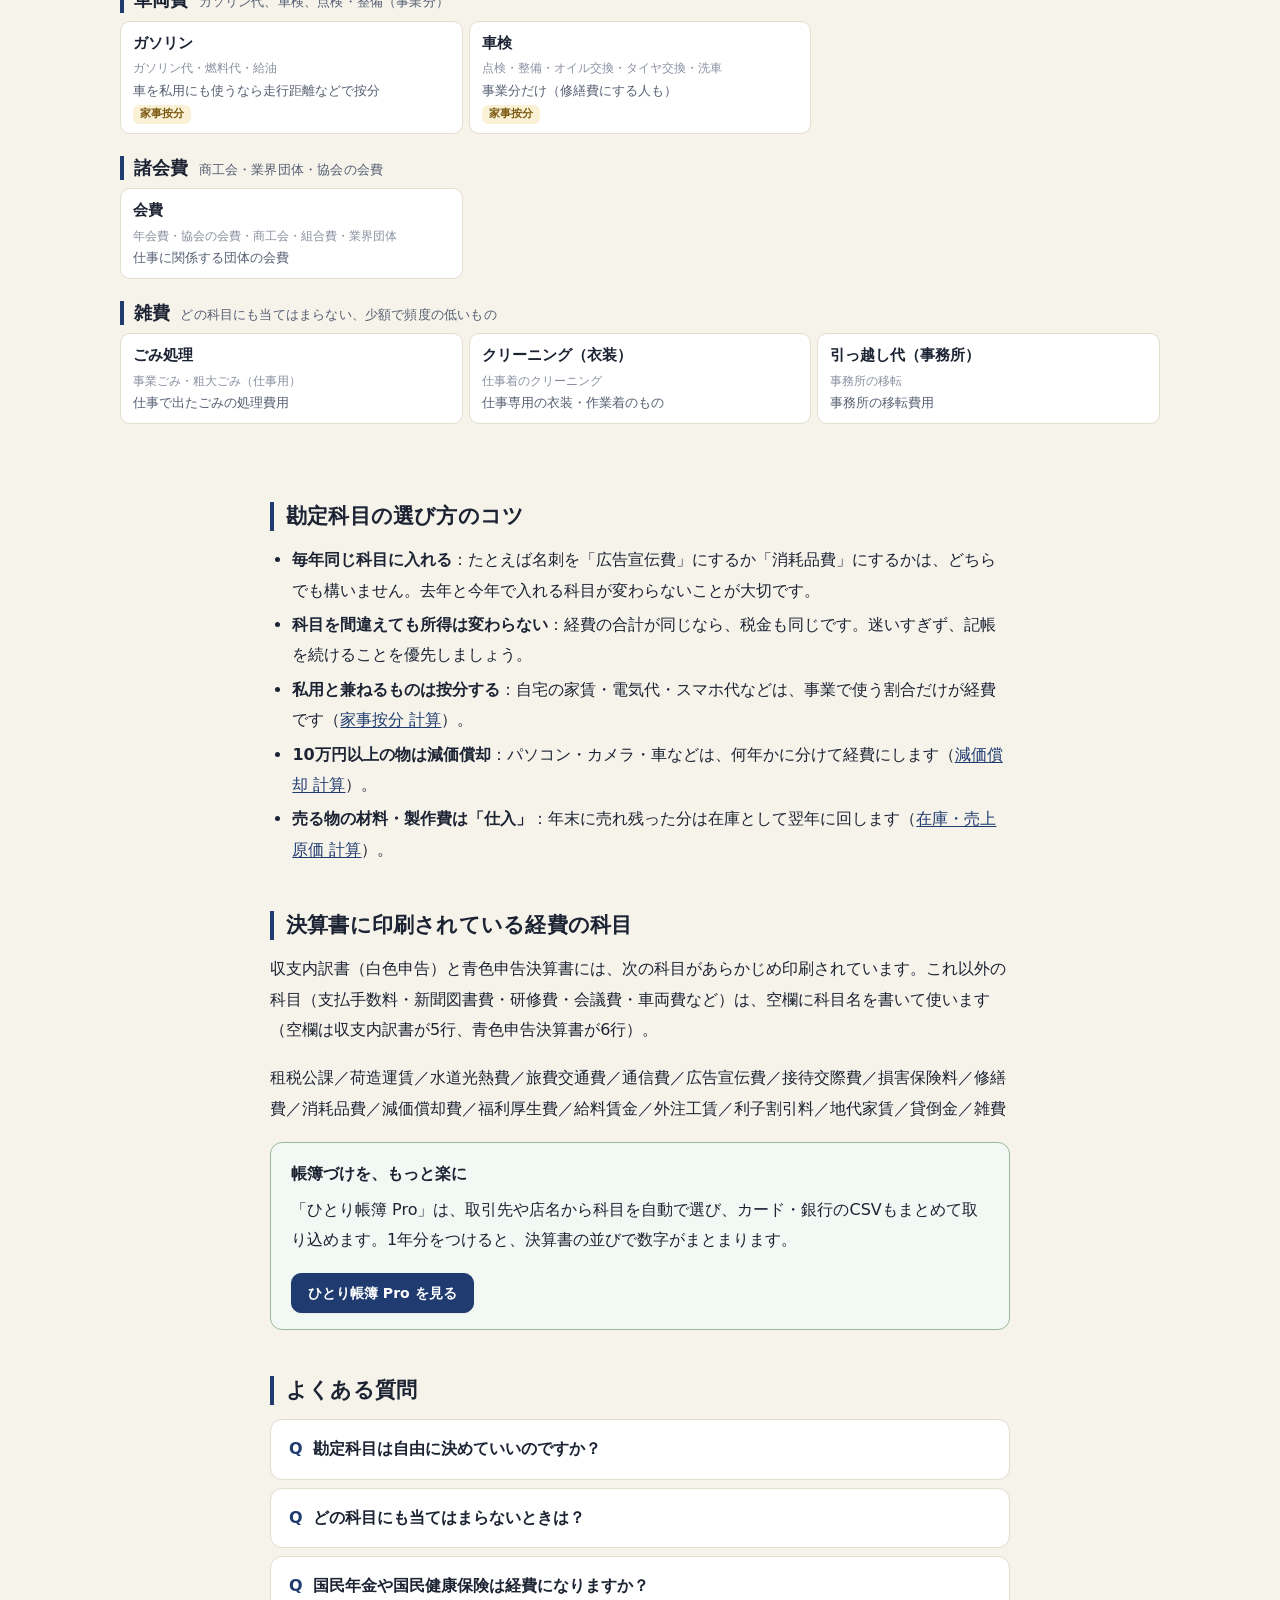
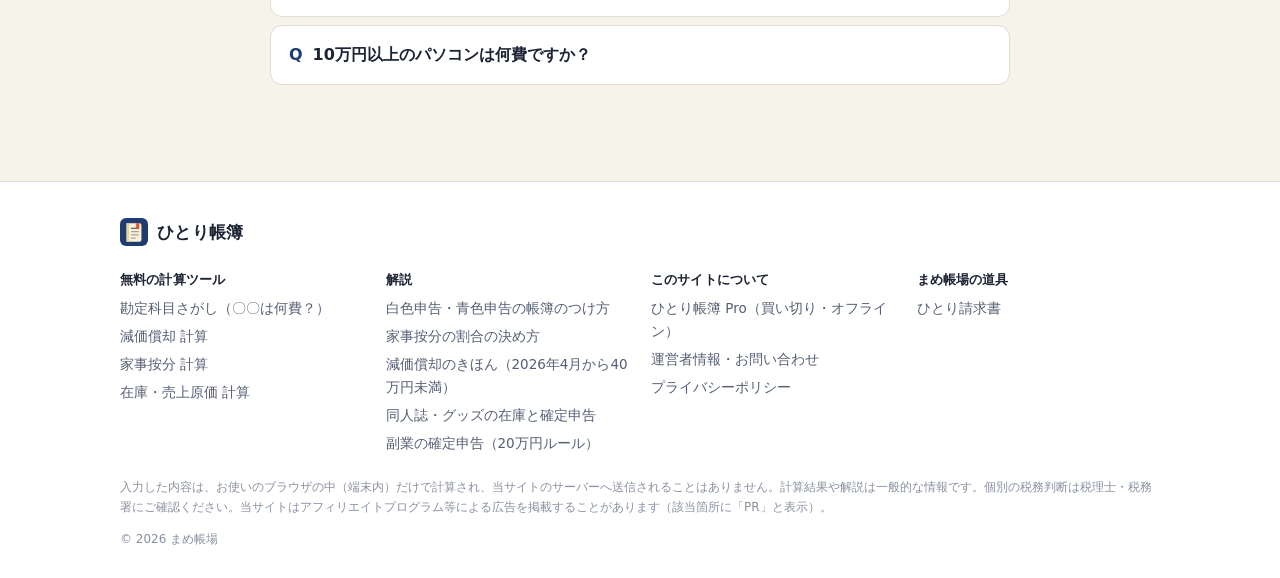
<file: tools/kamoku/index.html>
<!doctype html>
<html lang="ja" data-base="../../">
<head>
<meta charset="utf-8">
<meta name="viewport" content="width=device-width, initial-scale=1, viewport-fit=cover">
<title>勘定科目さがし｜〇〇は何費？経費の科目が133語ですぐわかる（フリーランス・副業・クリエイター）｜ひとり帳簿</title>
<meta name="description" content="スマホ代・サークル参加費・Adobe・同人誌の印刷代・液タブ・国民年金…。フリーランス・副業・クリエイターがよく迷う経費の勘定科目を、言葉で検索できる無料ツール。家事按分や10万円以上の固定資産、経費にならないものも一緒にわかります。">
<link rel="canonical" href="https://popopo-bug.github.io/hitori-chobo/tools/kamoku/">
<meta property="og:type" content="website">
<meta property="og:site_name" content="ひとり帳簿">
<meta property="og:title" content="勘定科目さがし｜〇〇は何費？">
<meta property="og:description" content="スマホ代・サークル参加費・Adobe・同人誌の印刷代・液タブ・国民年金…。フリーランス・副業・クリエイターがよく迷う経費の勘定科目を、言葉で検索できる無料ツール。家事按分や10万円以上の固定資産、経費にならないものも一緒にわかります。">
<meta property="og:url" content="https://popopo-bug.github.io/hitori-chobo/tools/kamoku/">
<meta property="og:image" content="https://popopo-bug.github.io/hitori-chobo/og/kamoku.png">
<meta property="og:locale" content="ja_JP">
<meta name="twitter:card" content="summary_large_image">
<meta name="theme-color" content="#1f3b6f">
<meta name="format-detection" content="telephone=no">
<link rel="icon" href="../../favicon.svg" type="image/svg+xml">
<link rel="icon" href="../../icons/icon-48.png" sizes="48x48" type="image/png">
<link rel="apple-touch-icon" href="../../icons/apple-touch-icon.png">
<link rel="manifest" href="../../manifest.webmanifest">
<link rel="stylesheet" href="../../assets/style.css?v=d7bda67436">

<script type="application/ld+json">{"@context":"https://schema.org","@graph":[{"@type":"WebApplication","name":"勘定科目さがし","url":"https://popopo-bug.github.io/hitori-chobo/tools/kamoku/","applicationCategory":"BusinessApplication","operatingSystem":"Web","inLanguage":"ja","offers":{"@type":"Offer","price":"0","priceCurrency":"JPY"},"description":"スマホ代・サークル参加費・Adobe・同人誌の印刷代・液タブ・国民年金…。フリーランス・副業・クリエイターがよく迷う経費の勘定科目を、言葉で検索できる無料ツール。家事按分や10万円以上の固定資産、経費にならないものも一緒にわかります。"},{"@type":"BreadcrumbList","itemListElement":[{"@type":"ListItem","position":1,"name":"ホーム","item":"https://popopo-bug.github.io/hitori-chobo/"},{"@type":"ListItem","position":2,"name":"勘定科目さがし","item":"https://popopo-bug.github.io/hitori-chobo/tools/kamoku/"}]},{"@type":"FAQPage","mainEntity":[{"@type":"Question","name":"勘定科目は自由に決めていいのですか？","acceptedAnswer":{"@type":"Answer","text":"決算書（収支内訳書・青色申告決算書）にある科目のほか、「支払手数料」「新聞図書費」などを自分で足して使えます。大切なのは、同じ種類の支出を毎年同じ科目に入れることです。科目を間違えても、経費の合計（所得）は変わりません。"}},{"@type":"Question","name":"どの科目にも当てはまらないときは？","acceptedAnswer":{"@type":"Answer","text":"少額で頻度の低いものは「雑費」で大丈夫です。ただ、雑費が多すぎると中身がわかりにくくなるので、金額が大きいものや毎月あるものは、内容に合った科目を作るのがおすすめです。"}},{"@type":"Question","name":"国民年金や国民健康保険は経費になりますか？","acceptedAnswer":{"@type":"Answer","text":"なりません。事業の経費ではなく、確定申告の「社会保険料控除」で全額を所得から差し引きます。生命保険料・小規模企業共済・iDeCo・ふるさと納税も、経費ではなく控除で申告します。"}},{"@type":"Question","name":"10万円以上のパソコンは何費ですか？","acceptedAnswer":{"@type":"Answer","text":"1つ（1組）10万円以上の物は、買った年に全額を経費にせず「減価償却」で何年かに分けて経費にします（20万円未満は3年で均等に、青色申告なら40万円未満を全額その年の経費にする特例も）。"}}]}]}</script>
</head>
<body data-page="tools-kamoku">
<a class="skip" href="#main">本文へスキップ</a>
<header class="site-header">
  <div class="wrap wrap-wide hd">
    <a class="brand" href="../../"><img src="../../favicon.svg" alt="" width="28" height="28"><span>ひとり帳簿</span></a>
    <button type="button" class="btn btn-ghost btn-sm nav-toggle" aria-expanded="false" aria-controls="site-nav">メニュー</button>
    <nav id="site-nav" class="nav" aria-label="メインメニュー">
      <a href="../../tools/kamoku/" aria-current="page">勘定科目さがし</a>
      <a href="../../tools/genka/">減価償却</a>
      <a href="../../tools/anbun/">家事按分</a>
      <a href="../../tools/zaiko/">在庫・売上原価</a>
      <a href="../../guide/">解説</a>
      <a class="nav-pro" href="../../pro/">Pro版</a>
    </nav>
  </div>
</header>
<main id="main">
<section class="wrap hero-mini">
  <nav class="crumbs" aria-label="パンくずリスト"><a href="../../">ホーム</a><span>›</span><span aria-current="page">勘定科目さがし</span></nav>
  <h1>勘定科目さがし｜〇〇は何費？</h1>
  <p class="lead">経費の言葉を入れると、帳簿に書く「勘定科目」がわかります。フリーランス・副業・クリエイターがよく迷う133語を収録。家事按分が必要なもの、10万円以上で固定資産になるもの、経費にならないものも表示します。</p>
</section>
<div class="wrap" data-app="kamoku">
  <div class="km-search">
    <label class="sr-only" for="km-q">何費か調べたい言葉</label>
    <input class="in" id="km-q" type="search" placeholder="例：スマホ代、サークル参加費、Adobe、国民年金" autocomplete="off">
    <div class="km-chips">
      <button type="button" class="chip" data-q="スマホ代">スマホ代</button>
      <button type="button" class="chip" data-q="家賃">家賃</button>
      <button type="button" class="chip" data-q="同人誌の印刷代">同人誌の印刷代</button>
      <button type="button" class="chip" data-q="サークル参加費">サークル参加費</button>
      <button type="button" class="chip" data-q="Adobe">Adobe</button>
      <button type="button" class="chip" data-q="液タブ">液タブ</button>
      <button type="button" class="chip" data-q="BOOTHの手数料">BOOTHの手数料</button>
      <button type="button" class="chip" data-q="打ち合わせ">打ち合わせ</button>
      <button type="button" class="chip" data-q="国民年金">国民年金</button>
    </div>
    <p class="km-meta">収録：<span id="km-count">133語</span>（入力した言葉は送信されません）</p>
  </div>
  <div id="km-best" aria-live="polite"></div>
  <div id="km-all"><section class="km-group" id="k-sales"><h2>売上<small>商品・サービスの売上、報酬、原稿料、広告収入など（手数料を引く前の金額）</small></h2><ul class="km-list"><li class="km-item" data-i="0"><b>売上</b><span class="km-alias">売り上げ・代金の入金・報酬・ギャラ</span><span class="km-note">手数料や源泉徴収を引く前の金額で記帳。引かれた手数料は支払手数料、源泉徴収税額は確定申告で精算</span></li><li class="km-item" data-i="1"><b>原稿料</b><span class="km-alias">執筆料・ライティング報酬・記事の報酬</span><span class="km-note">源泉徴収されていれば、その金額も記録しておく（確定申告で差し引ける）</span></li><li class="km-item" data-i="2"><b>デザイン料</b><span class="km-alias">イラスト料・作画料・制作料・撮影料・講演料</span><span class="km-note">源泉徴収の対象になることが多い報酬。差し引かれた額を記録</span></li><li class="km-item" data-i="3"><b>BOOTHの売上</b><span class="km-alias">ブースの売上・BOOTH売上</span><span class="km-note">売れた金額（手数料を引く前）で記帳。BOOTHの手数料は支払手数料</span></li><li class="km-item" data-i="4"><b>FANBOXの支援金</b><span class="km-alias">pixivFANBOX・ファンボックス・Fantia・ファンティア・メンバーシップ・ファンクラブ</span><span class="km-note">支援額（手数料を引く前）を売上に。手数料は支払手数料</span></li><li class="km-item" data-i="5"><b>Skebの報酬</b><span class="km-alias">スケブ・コミッションの報酬・有償依頼の報酬</span><span class="km-note">依頼の報酬は売上。差し引かれた手数料は支払手数料</span></li><li class="km-item" data-i="6"><b>同人誌の売上</b><span class="km-alias">即売会の売上・イベントの売上・コミケの売上・頒布</span><span class="km-note">イベントごとに「何を何部、いくらで」をメモしておくと安心</span></li><li class="km-item" data-i="7"><b>ハンドメイドの売上</b><span class="km-alias">minne・ミンネ・Creema・クリーマ</span><span class="km-note">売れた金額（手数料・送料を分けて）を記帳</span></li><li class="km-item" data-i="8"><b>YouTubeの広告収入</b><span class="km-alias">アドセンス・AdSense・広告収入・再生数の収益</span><span class="km-note">振り込まれた月ではなく、確定した収益を記帳するのが基本</span></li><li class="km-item" data-i="9"><b>投げ銭</b><span class="km-alias">スーパーチャット・スパチャ・ギフト・チップ</span><span class="km-note">配信サービスの手数料を引く前の金額がわかれば、その額で</span></li><li class="km-item" data-i="10"><b>アフィリエイト収入</b><span class="km-alias">アフィリエイト報酬・紹介報酬</span><span class="km-note">事業として行っていれば売上</span></li><li class="km-item" data-i="11"><b>note の売上</b><span class="km-alias">有料記事の売上・有料noteの売上</span><span class="km-note">売上は手数料を引く前の金額、noteの手数料は支払手数料</span></li></ul></section><section class="km-group" id="k-other_income"><h2>雑収入<small>事業に付随する、売上以外の収入（事業に関する補助金など）</small></h2><ul class="km-list"><li class="km-item" data-i="12"><b>補助金</b><span class="km-alias">助成金・給付金</span><span class="km-note">事業に関するものは雑収入（課税されないものもあるので、交付元の案内を確認）</span></li></ul></section><section class="km-group" id="k-kaji"><h2>家事消費<small>売り物を自分や家族のために使った・食べた分（お店向け）</small></h2><ul class="km-list"><li class="km-item" data-i="13"><b>売り物を自分で使った</b><span class="km-alias">自家消費・家事消費</span><span class="km-note">売り物を自分や家族のために使った分（お店向け）</span></li></ul></section><section class="km-group" id="k-_x"><h2>経費にならないもの<small>確定申告の「控除」で差し引くもの、私的な支出など</small></h2><ul class="km-list"><li class="km-item" data-i="14"><b>預金の利息</b><span class="km-alias">利息の受取・リソク</span><span class="km-note">預金の利息は源泉分離課税で終わっているので、帳簿の売上には入れない</span></li><li class="km-item" data-i="26"><b>所得税</b><span class="km-alias">住民税・復興特別所得税・予定納税</span><span class="km-note">経費にならない（自分にかかる税金）</span></li><li class="km-item" data-i="27"><b>延滞税</b><span class="km-alias">加算税・延滞金・罰金・交通違反の反則金・駐車違反</span><span class="km-note">経費にならない</span></li><li class="km-item" data-i="69"><b>生命保険</b><span class="km-alias">医療保険・がん保険・学資保険・個人年金保険</span><span class="km-note">経費にならない（生命保険料控除で申告）</span></li><li class="km-item" data-i="91"><b>自分への給料</b><span class="km-alias">事業主の給料・生活費</span><span class="km-note">経費にならない（個人事業主は自分に給料を払えない）</span></li><li class="km-item" data-i="97"><b>借入金の返済</b><span class="km-alias">ローンの返済（元本）・元本</span><span class="km-note">元本の返済は経費にならない</span></li><li class="km-item" data-i="103"><b>住宅ローン</b><span class="km-note">ローンの返済は経費にならない（持ち家は減価償却・固定資産税・利息の事業分で考える）</span></li><li class="km-item" data-i="126"><b>国民健康保険</b><span class="km-alias">国保・国民年金・厚生年金・介護保険料</span><span class="km-note">経費にならない（確定申告の「社会保険料控除」で全額差し引ける）</span></li><li class="km-item" data-i="127"><b>小規模企業共済</b><span class="km-alias">iDeCo・イデコ・個人型確定拠出年金</span><span class="km-note">経費にならない（「小規模企業共済等掛金控除」で全額差し引ける）</span></li><li class="km-item" data-i="128"><b>ふるさと納税</b><span class="km-alias">寄付・寄附</span><span class="km-note">経費にならない（「寄附金控除」で申告）</span></li><li class="km-item" data-i="129"><b>病院代</b><span class="km-alias">医療費・薬代・健康診断（自分）・人間ドック</span><span class="km-note">経費にならない（条件を満たせば「医療費控除」）</span></li><li class="km-item" data-i="130"><b>昼食</b><span class="km-alias">ランチ・自分の食事・飲み会（友人）・おやつ</span><span class="km-note">自分の食事は経費にならない</span></li><li class="km-item" data-i="131"><b>私服</b><span class="km-alias">普段着・美容院・化粧品・ジム</span><span class="km-note">私生活にも使うものは経費にしにくい（仕事専用と説明できる場合を除く）</span></li><li class="km-item" data-i="132"><b>家族旅行</b><span class="km-alias">帰省・旅行（私用）</span><span class="km-note">私用の旅行は経費にならない</span></li></ul></section><section class="km-group" id="k-purchase"><h2>仕入<small>売るための商品・材料、同人誌やグッズの製作費（年末に売れ残った分は在庫になる）</small></h2><ul class="km-list"><li class="km-item" data-i="15"><b>仕入</b><span class="km-alias">商品の仕入れ・仕入れ</span><span class="km-note">売るための商品。年末に売れ残った分は在庫として差し引く</span></li><li class="km-item" data-i="16"><b>同人誌の印刷代</b><span class="km-alias">同人誌の印刷費・本の印刷代・製本代・入稿</span><span class="km-note">売る本の製作費は仕入（年末の在庫は売上原価から引く）</span></li><li class="km-item" data-i="17"><b>グッズの製作費</b><span class="km-alias">アクリルキーホルダー・アクスタ・缶バッジ・ステッカーの製作・グッズ制作</span><span class="km-note">売るグッズの製作費は仕入。売れ残りは在庫に</span></li><li class="km-item" data-i="18"><b>ハンドメイドの材料</b><span class="km-alias">材料費・ビーズ・レジン・布地・生地・パーツ</span><span class="km-note">作品の材料は仕入（自分の練習用は消耗品費でも）</span></li><li class="km-item" data-i="19"><b>委託販売の商品</b><span class="km-alias">卸の仕入</span><span class="km-note">仕入。委託先の手数料は支払手数料</span></li></ul></section><section class="km-group" id="k-tax"><h2>租税公課<small>個人事業税、事業分の固定資産税・自動車税、収入印紙など（所得税・住民税は×）</small></h2><ul class="km-list"><li class="km-item" data-i="20"><b>個人事業税</b><span class="km-alias">事業税</span><span class="km-note">払った年の経費</span></li><li class="km-item" data-i="21"><b>固定資産税</b><span class="km-note">自宅兼事務所なら事業に使う割合だけ</span><span class="km-flag f-h">家事按分</span></li><li class="km-item" data-i="22"><b>自動車税</b><span class="km-alias">軽自動車税・自動車重量税</span><span class="km-note">車を仕事にも使うなら事業分だけ</span><span class="km-flag f-h">家事按分</span></li><li class="km-item" data-i="23"><b>収入印紙</b><span class="km-alias">印紙代・印紙税</span><span class="km-note">契約書・領収書に貼った印紙</span></li><li class="km-item" data-i="24"><b>消費税の納付</b><span class="km-alias">消費税を納めた</span><span class="km-note">税込経理なら、納めた年の租税公課（免税事業者は関係なし）</span></li><li class="km-item" data-i="25"><b>登録免許税</b><span class="km-alias">印鑑証明書・住民票の写し・証明書の発行手数料</span><span class="km-note">仕事の手続きのためなら租税公課</span></li></ul></section><section class="km-group" id="k-freight"><h2>荷造運賃<small>商品の発送料、梱包材</small></h2><ul class="km-list"><li class="km-item" data-i="28"><b>送料</b><span class="km-alias">発送料・配送料・宅配便・ゆうパック・ゆうパケット・クリックポスト</span><span class="km-note">商品の発送は荷造運賃（書類の郵送は通信費）</span></li><li class="km-item" data-i="29"><b>梱包材</b><span class="km-alias">ダンボール・段ボール・緩衝材・プチプチ・OPP袋・封筒（発送用）</span><span class="km-note">発送用の資材は荷造運賃（消耗品費にしている人も。毎年同じ科目に）</span></li><li class="km-item" data-i="30"><b>イベント会場への搬入</b><span class="km-alias">搬入・直接搬入・宅配搬入</span><span class="km-note">会場に本やグッズを送った送料</span></li></ul></section><section class="km-group" id="k-utility"><h2>水道光熱費<small>電気・ガス・水道（自宅兼事務所なら家事按分）</small></h2><ul class="km-list"><li class="km-item" data-i="31"><b>電気代</b><span class="km-alias">電気料金・電力・でんき</span><span class="km-note">自宅兼事務所なら、使う時間や部屋の広さで按分</span><span class="km-flag f-h">家事按分</span></li><li class="km-item" data-i="32"><b>ガス代</b><span class="km-alias">ガス料金</span><span class="km-note">仕事でほとんど使わないなら経費にしないのが無難</span><span class="km-flag f-h">家事按分</span></li><li class="km-item" data-i="33"><b>水道代</b><span class="km-alias">水道料金</span><span class="km-note">仕事との関係が説明しにくいので、自宅では入れない人が多い</span><span class="km-flag f-h">家事按分</span></li><li class="km-item" data-i="34"><b>灯油</b><span class="km-alias">ストーブの燃料</span><span class="km-note">仕事部屋の暖房分</span><span class="km-flag f-h">家事按分</span></li></ul></section><section class="km-group" id="k-travel"><h2>旅費交通費<small>電車・バス・タクシー・飛行機、出張の宿泊費、高速道路代</small></h2><ul class="km-list"><li class="km-item" data-i="35"><b>電車代</b><span class="km-alias">電車賃・運賃・切符・バス代・地下鉄</span><span class="km-note">仕事の移動。日付・区間・目的をメモ</span></li><li class="km-item" data-i="36"><b>新幹線</b><span class="km-alias">特急券・飛行機・航空券・フェリー</span><span class="km-note">出張・取材・イベント参加の移動</span></li><li class="km-item" data-i="37"><b>タクシー</b><span class="km-alias">タクシー代・配車アプリ</span><span class="km-note">仕事の移動なら旅費交通費</span></li><li class="km-item" data-i="38"><b>宿泊費</b><span class="km-alias">ホテル代・出張の宿泊・旅館</span><span class="km-note">仕事の出張。観光の分は分ける</span></li><li class="km-item" data-i="39"><b>高速道路</b><span class="km-alias">高速代・ETC・有料道路</span><span class="km-note">仕事の移動分（車両費にまとめる人も）</span><span class="km-flag f-h">家事按分</span></li><li class="km-item" data-i="40"><b>コインパーキング</b><span class="km-alias">駐車場代（一時）・時間貸し駐車場</span><span class="km-note">仕事で出かけた先の駐車場（月極は地代家賃）</span></li><li class="km-item" data-i="41"><b>交通系ICのチャージ</b><span class="km-alias">Suicaのチャージ・PASMOのチャージ・ICカードのチャージ</span><span class="km-note">チャージした時ではなく、仕事で使った分を経費に（履歴を印字・保存）</span></li><li class="km-item" data-i="42"><b>通勤定期</b><span class="km-alias">定期券・定期代</span><span class="km-note">事務所への通勤分。私用も多いなら按分</span><span class="km-flag f-h">家事按分</span></li><li class="km-item" data-i="43"><b>即売会への交通費</b><span class="km-alias">イベントへの交通費・取材の交通費・ロケハン</span><span class="km-note">仕事の移動として旅費交通費</span></li><li class="km-item" data-i="44"><b>シェアサイクル</b><span class="km-alias">レンタサイクル</span><span class="km-note">仕事の移動分</span></li></ul></section><section class="km-group" id="k-comm"><h2>通信費<small>スマホ・ネット回線、切手、サーバー・ドメイン、仕事用のサブスク</small></h2><ul class="km-list"><li class="km-item" data-i="45"><b>スマホ代</b><span class="km-alias">携帯電話・携帯代・スマートフォンの料金・通話料</span><span class="km-note">仕事と私用で使うなら按分（使った時間などで）</span><span class="km-flag f-h">家事按分</span></li><li class="km-item" data-i="46"><b>インターネット回線</b><span class="km-alias">光回線・プロバイダ・Wi-Fi・ポケットWi-Fi・ネット代</span><span class="km-note">自宅兼事務所なら按分</span><span class="km-flag f-h">家事按分</span></li><li class="km-item" data-i="47"><b>固定電話</b><span class="km-alias">電話代</span><span class="km-note">仕事用の回線なら全額</span><span class="km-flag f-h">家事按分</span></li><li class="km-item" data-i="48"><b>切手</b><span class="km-alias">はがき・レターパック・郵便料金・書類の郵送</span><span class="km-note">書類の郵送は通信費（商品の発送は荷造運賃）</span></li><li class="km-item" data-i="49"><b>レンタルサーバー</b><span class="km-alias">サーバー代・ドメイン・独自ドメイン・ホスティング</span><span class="km-note">仕事のサイトなら通信費</span></li><li class="km-item" data-i="50"><b>クラウドストレージ</b><span class="km-alias">Dropbox・iCloud・Google One・OneDrive</span><span class="km-note">仕事のデータ保存に使う分</span><span class="km-flag f-h">家事按分</span></li><li class="km-item" data-i="51"><b>Adobe</b><span class="km-alias">Creative Cloud・クリエイティブクラウド・Photoshop・Illustrator・Premiere</span><span class="km-note">月額・年額のソフトは通信費にする人が多い（支払手数料でも。毎年同じ科目に）</span></li><li class="km-item" data-i="52"><b>CLIP STUDIO の月額</b><span class="km-alias">クリスタの月額・ソフトの月額・サブスク・サブスクリプション・SaaS</span><span class="km-note">仕事で使うソフトの利用料（買い切りのソフトは消耗品費）</span></li><li class="km-item" data-i="53"><b>ChatGPT</b><span class="km-alias">Claude・生成AI・AIツール・AIサービス</span><span class="km-note">仕事で使うAIサービスの利用料</span></li><li class="km-item" data-i="54"><b>Zoom</b><span class="km-alias">ビデオ会議・Web会議・Slack・Notion・Canva</span><span class="km-note">仕事で使うツールの利用料</span></li></ul></section><section class="km-group" id="k-ad"><h2>広告宣伝費<small>広告、チラシ、名刺、ノベルティ、イベント出展料</small></h2><ul class="km-list"><li class="km-item" data-i="55"><b>広告</b><span class="km-alias">広告費・Web広告・SNS広告・X広告・Twitter広告・Instagram広告</span><span class="km-note">仕事の宣伝のための広告</span></li><li class="km-item" data-i="56"><b>名刺</b><span class="km-alias">名刺の印刷</span><span class="km-note">広告宣伝費か消耗品費（毎年同じ科目に）</span></li><li class="km-item" data-i="57"><b>チラシ</b><span class="km-alias">フライヤー・ポスター・のぼり・ポップ・看板</span><span class="km-note">宣伝用の印刷物（3年以上使う看板で高額なら固定資産）</span></li><li class="km-item" data-i="58"><b>ノベルティ</b><span class="km-alias">無料配布・配布ペーパー・試供品・サンプル品</span><span class="km-note">宣伝のために配るもの</span></li><li class="km-item" data-i="59"><b>サークル参加費</b><span class="km-alias">イベント出展料・出展料・ブース代・申込費</span><span class="km-note">即売会・展示会の参加費（支払手数料にする人も。毎年同じ科目に）</span></li><li class="km-item" data-i="60"><b>ポートフォリオサイト</b><span class="km-alias">ホームページ制作・LP制作</span><span class="km-note">宣伝用のサイト制作（高額で長く使うものは固定資産になることも）</span></li><li class="km-item" data-i="61"><b>求人広告</b><span class="km-alias">アルバイト募集</span><span class="km-note">人を募集する広告</span></li></ul></section><section class="km-group" id="k-entertain"><h2>接待交際費<small>取引先との会食、手土産、お祝い・お悔やみ</small></h2><ul class="km-list"><li class="km-item" data-i="62"><b>接待</b><span class="km-alias">会食・取引先との飲食・取引先との食事</span><span class="km-note">相手・人数・目的をメモ。1人や友人との食事は×</span></li><li class="km-item" data-i="63"><b>手土産</b><span class="km-alias">お土産（取引先）・差し入れ</span><span class="km-note">取引先・仕事仲間へのもの</span></li><li class="km-item" data-i="64"><b>お中元</b><span class="km-alias">お歳暮・お祝い・御祝儀・香典・お花代・慶弔</span><span class="km-note">取引先とのお付き合い</span></li><li class="km-item" data-i="65"><b>取引先とのゴルフ</b><span class="km-alias">ゴルフ代</span><span class="km-note">取引先との付き合いの分だけ</span></li></ul></section><section class="km-group" id="k-insurance"><h2>損害保険料<small>事業用の火災保険・自動車保険・賠償責任保険（生命保険は×）</small></h2><ul class="km-list"><li class="km-item" data-i="66"><b>火災保険</b><span class="km-alias">地震保険</span><span class="km-note">自宅兼事務所なら事業分だけ</span><span class="km-flag f-h">家事按分</span></li><li class="km-item" data-i="67"><b>自動車保険</b><span class="km-alias">任意保険・自賠責保険</span><span class="km-note">車を仕事にも使うなら事業分だけ</span><span class="km-flag f-h">家事按分</span></li><li class="km-item" data-i="68"><b>賠償責任保険</b><span class="km-alias">フリーランス保険・業務の保険</span><span class="km-note">仕事のための保険</span></li></ul></section><section class="km-group" id="k-repair"><h2>修繕費<small>パソコン・機材・事務所の修理</small></h2><ul class="km-list"><li class="km-item" data-i="70"><b>修理</b><span class="km-alias">修理代・パソコンの修理・機材の修理・カメラの修理・画面割れの修理</span><span class="km-note">元の状態に戻す修理は修繕費（性能が上がる改造は資産になることも）</span></li><li class="km-item" data-i="71"><b>事務所の修繕</b><span class="km-alias">内装の修理・原状回復</span><span class="km-note">事務所部分の修理</span></li></ul></section><section class="km-group" id="k-supplies"><h2>消耗品費<small>文房具、画材、10万円未満のパソコン・周辺機器・家具・ソフト</small></h2><ul class="km-list"><li class="km-item" data-i="72"><b>文房具</b><span class="km-alias">事務用品・ペン・ノート・コピー用紙・プリンターのインク・トナー</span><span class="km-note">少額の事務用品</span></li><li class="km-item" data-i="73"><b>画材</b><span class="km-alias">インク・スクリーントーン・原稿用紙・コピック・絵の具・筆</span><span class="km-note">作品づくりの道具（売る作品の材料は仕入）</span></li><li class="km-item" data-i="74"><b>パソコン</b><span class="km-alias">ノートパソコン・PC・Mac・MacBook・iPad・タブレット</span><span class="km-note">10万円未満なら消耗品費。10万円以上は固定資産（減価償却）</span><span class="km-flag f-f">10万円以上は固定資産</span></li><li class="km-item" data-i="75"><b>液タブ</b><span class="km-alias">ペンタブ・板タブ・液晶タブレット</span><span class="km-note">10万円未満なら消耗品費。10万円以上は固定資産</span><span class="km-flag f-f">10万円以上は固定資産</span></li><li class="km-item" data-i="76"><b>モニター</b><span class="km-alias">ディスプレイ・キーボード・マウス・ヘッドホン・イヤホン・Webカメラ</span><span class="km-note">10万円未満なら消耗品費。私用もあるなら按分</span><span class="km-flag f-f">10万円以上は固定資産</span></li><li class="km-item" data-i="77"><b>外付けHDD</b><span class="km-alias">SSD・USBメモリ・SDカード・ケーブル・充電器・モバイルバッテリー</span><span class="km-note">仕事用の周辺機器</span></li><li class="km-item" data-i="78"><b>プリンター</b><span class="km-alias">スキャナー・複合機</span><span class="km-note">10万円未満なら消耗品費</span><span class="km-flag f-f">10万円以上は固定資産</span></li><li class="km-item" data-i="79"><b>カメラ</b><span class="km-alias">レンズ・三脚・照明・撮影機材</span><span class="km-note">10万円未満なら消耗品費。10万円以上は固定資産</span><span class="km-flag f-f">10万円以上は固定資産</span></li><li class="km-item" data-i="80"><b>スマホ本体</b><span class="km-alias">スマートフォン本体・携帯電話の本体・機種変更</span><span class="km-note">本体代は10万円未満なら消耗品費（分割払いでも本体の価格で判断）。私用もあるなら按分</span><span class="km-flag f-h">家事按分</span><span class="km-flag f-f">10万円以上は固定資産</span></li><li class="km-item" data-i="81"><b>机</b><span class="km-alias">デスク・椅子・チェア・本棚・棚・収納</span><span class="km-note">10万円未満なら消耗品費</span><span class="km-flag f-f">10万円以上は固定資産</span></li><li class="km-item" data-i="82"><b>ソフトウェア（買い切り）</b><span class="km-alias">買い切りのソフト・CLIP STUDIO PAINT・フォント・素材集</span><span class="km-note">10万円未満の買い切りソフトは消耗品費</span><span class="km-flag f-f">10万円以上は固定資産</span></li><li class="km-item" data-i="83"><b>イラスト素材</b><span class="km-alias">写真素材・3Dモデル素材・音源素材・BGM素材・効果音</span><span class="km-note">作品に使う素材（売る作品に組み込むなら仕入でも）</span></li><li class="km-item" data-i="84"><b>電池</b><span class="km-alias">電球・LED・延長コード・掃除用品</span><span class="km-note">仕事場で使う分</span><span class="km-flag f-h">家事按分</span></li><li class="km-item" data-i="85"><b>ゲーム機</b><span class="km-alias">ゲームソフト</span><span class="km-note">実況・レビューなど仕事で使うものだけ。私用は×</span><span class="km-flag f-h">家事按分</span></li><li class="km-item" data-i="86"><b>衣装</b><span class="km-alias">撮影用の衣装・ウィッグ・小道具</span><span class="km-note">仕事専用のものだけ（普段も着る服は×）</span></li><li class="km-item" data-i="87"><b>作業着</b><span class="km-alias">制服・ユニフォーム</span><span class="km-note">仕事でしか使わないもの</span></li></ul></section><section class="km-group" id="k-depreciation"><h2>減価償却費<small>10万円以上のパソコン・車など（「固定資産」に登録すると自動で計算）</small></h2><ul class="km-list"><li class="km-item" data-i="88"><b>10万円以上のパソコン</b><span class="km-alias">高額な機材・10万円以上の備品・車の購入・自動車の購入・バイクの購入</span><span class="km-note">「固定資産」に登録すると、耐用年数に合わせて毎年の減価償却費を計算</span><span class="km-flag f-f">10万円以上は固定資産</span></li></ul></section><section class="km-group" id="k-welfare"><h2>福利厚生費<small>従業員の健康診断・慶弔など（自分だけのための支出は×）</small></h2><ul class="km-list"><li class="km-item" data-i="89"><b>従業員の健康診断</b><span class="km-alias">社員旅行・従業員の慶弔</span><span class="km-note">従業員のための支出（自分だけのためのものは×）</span></li></ul></section><section class="km-group" id="k-wages"><h2>給料賃金<small>従業員・アルバイトの給料</small></h2><ul class="km-list"><li class="km-item" data-i="90"><b>アルバイト代</b><span class="km-alias">パート代・従業員の給料・給与</span><span class="km-note">源泉徴収・年末調整が必要なことも</span></li></ul></section><section class="km-group" id="k-outsourcing"><h2>外注工賃<small>仕事の一部を外部に頼んだ費用（デザイン・イラスト・動画編集・アシスタントなど）</small></h2><ul class="km-list"><li class="km-item" data-i="92"><b>外注</b><span class="km-alias">外注費・業務委託・下請け</span><span class="km-note">仕事の一部を外部の人・会社に頼んだ費用</span></li><li class="km-item" data-i="93"><b>デザインの外注</b><span class="km-alias">イラストの依頼・動画編集の外注・翻訳の依頼・ライターへの依頼・コーディングの外注</span><span class="km-note">頼んだ相手が個人なら、源泉徴収が必要なことも</span></li><li class="km-item" data-i="94"><b>アシスタント代</b><span class="km-alias">作画アシスタント・背景の外注</span><span class="km-note">業務委託なら外注工賃（雇っているなら給料賃金）</span></li><li class="km-item" data-i="95"><b>Skebで依頼</b><span class="km-alias">有償依頼・コミッション依頼・ココナラで依頼・クラウドワークスで依頼・ランサーズで依頼</span><span class="km-note">仕事に使う作品・作業を依頼した費用</span></li></ul></section><section class="km-group" id="k-interest"><h2>利子割引料<small>事業用の借入金の利息</small></h2><ul class="km-list"><li class="km-item" data-i="96"><b>借入金の利息</b><span class="km-alias">ローンの利息・融資の利息</span><span class="km-note">事業用の借入の利息だけ（元本の返済は経費にならない）</span><span class="km-flag f-h">家事按分</span></li></ul></section><section class="km-group" id="k-rent"><h2>地代家賃<small>事務所・自宅の家賃（事業分）、月極駐車場、コワーキング、トランクルーム</small></h2><ul class="km-list"><li class="km-item" data-i="98"><b>家賃</b><span class="km-alias">事務所の家賃・自宅の家賃・賃料</span><span class="km-note">自宅兼事務所なら床面積の割合などで按分</span><span class="km-flag f-h">家事按分</span></li><li class="km-item" data-i="99"><b>月極駐車場</b><span class="km-alias">駐車場代（月極）</span><span class="km-note">仕事にも使う車なら按分</span><span class="km-flag f-h">家事按分</span></li><li class="km-item" data-i="100"><b>コワーキング</b><span class="km-alias">レンタルオフィス・シェアオフィス・バーチャルオフィス</span><span class="km-note">月額で借りる仕事場</span></li><li class="km-item" data-i="101"><b>トランクルーム</b><span class="km-alias">倉庫・在庫の保管</span><span class="km-note">在庫や機材の保管場所</span></li><li class="km-item" data-i="102"><b>レンタルスペース</b><span class="km-alias">スタジオ代・撮影スタジオ・貸し会議室</span><span class="km-note">仕事で借りた場所（打ち合わせだけなら会議費でも）</span></li></ul></section><section class="km-group" id="k-fees"><h2>支払手数料<small>振込手数料、BOOTH・FANBOX・Skebなどの販売手数料、決済手数料、税理士報酬</small></h2><ul class="km-list"><li class="km-item" data-i="104"><b>振込手数料</b><span class="km-alias">送金手数料・ATM手数料</span><span class="km-note">仕事のお金の振込・引き出しにかかったもの</span></li><li class="km-item" data-i="105"><b>BOOTHの手数料</b><span class="km-alias">BOOTHのサービス利用料・ブースの手数料・BOOTH手数料</span><span class="km-note">売上は手数料を引く前の金額で、手数料はここ</span></li><li class="km-item" data-i="106"><b>FANBOXの手数料</b><span class="km-alias">Fantiaの手数料・Skebの手数料・noteの手数料・ココナラの手数料・minneの手数料・Creemaの手数料</span><span class="km-note">プラットフォームに引かれた手数料</span></li><li class="km-item" data-i="107"><b>決済手数料</b><span class="km-alias">カード決済の手数料・Square・Stripe・PayPal・AirPAY</span><span class="km-note">キャッシュレス決済の手数料</span></li><li class="km-item" data-i="108"><b>税理士報酬</b><span class="km-alias">税理士への報酬・記帳代行・弁護士費用・司法書士</span><span class="km-note">支払った相手が個人なら、源泉徴収が必要なことも</span></li><li class="km-item" data-i="109"><b>クレジットカードの年会費</b><span class="km-alias">カード年会費</span><span class="km-note">仕事専用のカードなら経費（私用もあるなら按分）</span><span class="km-flag f-h">家事按分</span></li><li class="km-item" data-i="110"><b>代引き手数料</b><span class="km-alias">代金引換の手数料</span><span class="km-note">支払手数料</span></li><li class="km-item" data-i="111"><b>不動産の仲介手数料</b><span class="km-alias">事務所の仲介手数料</span><span class="km-note">事務所を借りたときの仲介手数料（20万円以上の礼金などは繰延資産になることも）</span></li></ul></section><section class="km-group" id="k-books"><h2>新聞図書費<small>仕事の本・雑誌・新聞・電子書籍・資料</small></h2><ul class="km-list"><li class="km-item" data-i="112"><b>本</b><span class="km-alias">書籍・技術書・ビジネス書・専門書・電子書籍・Kindle</span><span class="km-note">仕事の本・資料</span></li><li class="km-item" data-i="113"><b>雑誌</b><span class="km-alias">新聞・業界紙・定期購読</span><span class="km-note">仕事の情報収集のためのもの</span></li><li class="km-item" data-i="114"><b>資料</b><span class="km-alias">資料集・写真集・画集・図鑑・資料用の本</span><span class="km-note">作品づくりの資料（仕事で使う理由を説明できるもの）</span></li><li class="km-item" data-i="115"><b>有料記事</b><span class="km-alias">有料note・オンラインサロン（学習）・ニュースサイトの購読</span><span class="km-note">仕事の情報収集（研修費にする人も）</span></li></ul></section><section class="km-group" id="k-training"><h2>研修費<small>セミナー・講座・勉強会の参加費</small></h2><ul class="km-list"><li class="km-item" data-i="116"><b>セミナー</b><span class="km-alias">講座・オンライン講座・Udemy・勉強会・ワークショップ</span><span class="km-note">今の仕事に必要な知識・技術のためのもの</span></li><li class="km-item" data-i="117"><b>資格の受験料</b><span class="km-alias">検定料・試験料</span><span class="km-note">今の仕事に直接必要な資格なら</span></li></ul></section><section class="km-group" id="k-meeting"><h2>会議費<small>打ち合わせの飲食代、会議室の利用料</small></h2><ul class="km-list"><li class="km-item" data-i="118"><b>打ち合わせ</b><span class="km-alias">打合せ・カフェで打ち合わせ・ミーティング</span><span class="km-note">相手・目的をメモ（ひとりの飲食は×）</span></li><li class="km-item" data-i="119"><b>会議室</b><span class="km-alias">会議室のレンタル</span><span class="km-note">打ち合わせのための場所代</span></li></ul></section><section class="km-group" id="k-car"><h2>車両費<small>ガソリン代、車検、点検・整備（事業分）</small></h2><ul class="km-list"><li class="km-item" data-i="120"><b>ガソリン</b><span class="km-alias">ガソリン代・燃料代・給油</span><span class="km-note">車を私用にも使うなら走行距離などで按分</span><span class="km-flag f-h">家事按分</span></li><li class="km-item" data-i="121"><b>車検</b><span class="km-alias">点検・整備・オイル交換・タイヤ交換・洗車</span><span class="km-note">事業分だけ（修繕費にする人も）</span><span class="km-flag f-h">家事按分</span></li></ul></section><section class="km-group" id="k-dues"><h2>諸会費<small>商工会・業界団体・協会の会費</small></h2><ul class="km-list"><li class="km-item" data-i="122"><b>会費</b><span class="km-alias">年会費・協会の会費・商工会・組合費・業界団体</span><span class="km-note">仕事に関係する団体の会費</span></li></ul></section><section class="km-group" id="k-misc"><h2>雑費<small>どの科目にも当てはまらない、少額で頻度の低いもの</small></h2><ul class="km-list"><li class="km-item" data-i="123"><b>ごみ処理</b><span class="km-alias">事業ごみ・粗大ごみ（仕事用）</span><span class="km-note">仕事で出たごみの処理費用</span></li><li class="km-item" data-i="124"><b>クリーニング（衣装）</b><span class="km-alias">仕事着のクリーニング</span><span class="km-note">仕事専用の衣装・作業着のもの</span></li><li class="km-item" data-i="125"><b>引っ越し代（事務所）</b><span class="km-alias">事務所の移転</span><span class="km-note">事務所の移転費用</span></li></ul></section></div>
</div>
<div class="wrap"><div class="ad-slot" data-slot="content"></div></div>

<article class="wrap wrap-narrow prose">
  <h2>勘定科目の選び方のコツ</h2>
  <ul>
    <li><b>毎年同じ科目に入れる</b>：たとえば名刺を「広告宣伝費」にするか「消耗品費」にするかは、どちらでも構いません。去年と今年で入れる科目が変わらないことが大切です。</li>
    <li><b>科目を間違えても所得は変わらない</b>：経費の合計が同じなら、税金も同じです。迷いすぎず、記帳を続けることを優先しましょう。</li>
    <li><b>私用と兼ねるものは按分する</b>：自宅の家賃・電気代・スマホ代などは、事業で使う割合だけが経費です（<a href="../../tools/anbun/">家事按分 計算</a>）。</li>
    <li><b>10万円以上の物は減価償却</b>：パソコン・カメラ・車などは、何年かに分けて経費にします（<a href="../../tools/genka/">減価償却 計算</a>）。</li>
    <li><b>売る物の材料・製作費は「仕入」</b>：年末に売れ残った分は在庫として翌年に回します（<a href="../../tools/zaiko/">在庫・売上原価 計算</a>）。</li>
  </ul>
  <h2>決算書に印刷されている経費の科目</h2>
  <p>収支内訳書（白色申告）と青色申告決算書には、次の科目があらかじめ印刷されています。これ以外の科目（支払手数料・新聞図書費・研修費・会議費・車両費など）は、空欄に科目名を書いて使います（空欄は収支内訳書が5行、青色申告決算書が6行）。</p>
  <p>租税公課／荷造運賃／水道光熱費／旅費交通費／通信費／広告宣伝費／接待交際費／損害保険料／修繕費／消耗品費／減価償却費／福利厚生費／給料賃金／外注工賃／利子割引料／地代家賃／貸倒金／雑費</p>
  <div class="box box-ok"><div class="box-h">帳簿づけを、もっと楽に</div><p>「ひとり帳簿 Pro」は、取引先や店名から科目を自動で選び、カード・銀行のCSVもまとめて取り込めます。1年分をつけると、決算書の並びで数字がまとまります。</p><p><a class="btn btn-primary" href="../../pro/">ひとり帳簿 Pro を見る</a></p></div>
  <section class="faq"><h2 id="faq">よくある質問</h2><details><summary>勘定科目は自由に決めていいのですか？</summary><div class="a"><p>決算書（収支内訳書・青色申告決算書）にある科目のほか、「支払手数料」「新聞図書費」などを自分で足して使えます。大切なのは、同じ種類の支出を毎年同じ科目に入れることです。科目を間違えても、経費の合計（所得）は変わりません。</p></div></details><details><summary>どの科目にも当てはまらないときは？</summary><div class="a"><p>少額で頻度の低いものは「雑費」で大丈夫です。ただ、雑費が多すぎると中身がわかりにくくなるので、金額が大きいものや毎月あるものは、内容に合った科目を作るのがおすすめです。</p></div></details><details><summary>国民年金や国民健康保険は経費になりますか？</summary><div class="a"><p>なりません。事業の経費ではなく、確定申告の「社会保険料控除」で全額を所得から差し引きます。生命保険料・小規模企業共済・iDeCo・ふるさと納税も、経費ではなく控除で申告します。</p></div></details><details><summary>10万円以上のパソコンは何費ですか？</summary><div class="a"><p>1つ（1組）10万円以上の物は、買った年に全額を経費にせず「減価償却」で何年かに分けて経費にします（20万円未満は3年で均等に、青色申告なら40万円未満を全額その年の経費にする特例も）。</p></div></details></section>
</article>

</main>
<footer class="site-footer">
  <div class="wrap">
    <a class="brand" href="../../"><img src="../../favicon.svg" alt="" width="24" height="24"><span>ひとり帳簿</span></a>
    <div class="ft-cols">
      <div><h4>無料の計算ツール</h4><ul>
        <li><a href="../../tools/kamoku/">勘定科目さがし（〇〇は何費？）</a></li>
        <li><a href="../../tools/genka/">減価償却 計算</a></li>
        <li><a href="../../tools/anbun/">家事按分 計算</a></li>
        <li><a href="../../tools/zaiko/">在庫・売上原価 計算</a></li>
      </ul></div>
      <div><h4>解説</h4><ul>
        <li><a href="../../guide/chobo/">白色申告・青色申告の帳簿のつけ方</a></li>
        <li><a href="../../guide/anbun/">家事按分の割合の決め方</a></li>
        <li><a href="../../guide/genka/">減価償却のきほん（2026年4月から40万円未満）</a></li>
        <li><a href="../../guide/doujin/">同人誌・グッズの在庫と確定申告</a></li>
        <li><a href="../../guide/fukugyo/">副業の確定申告（20万円ルール）</a></li>
      </ul></div>
      <div><h4>このサイトについて</h4><ul>
        <li><a href="../../pro/">ひとり帳簿 Pro（買い切り・オフライン）</a></li>
        <li><a href="../../about/">運営者情報・お問い合わせ</a></li>
        <li><a href="../../privacy/">プライバシーポリシー</a></li>
      </ul></div>
      <div><h4>まめ帳場の道具</h4><ul>
        <li><a href="https://popopo-bug.github.io/hitori-seikyu/">ひとり請求書</a></li>
      </ul></div>
    </div>
    <p class="ft-note">入力した内容は、お使いのブラウザの中（端末内）だけで計算され、当サイトのサーバーへ送信されることはありません。計算結果や解説は一般的な情報です。個別の税務判断は税理士・税務署にご確認ください。当サイトはアフィリエイトプログラム等による広告を掲載することがあります（該当箇所に「PR」と表示）。</p>
    <p class="ft-copy">© 2026 まめ帳場</p>
  </div>
</footer>
<script>window.HC_CONFIG = {"siteName":"ひとり帳簿","proUrl":"https://booth.pm/ja/items/9038531","trialUrl":"https://booth.pm/ja/items/9038543","proPrice":"1,480円（発売記念 980円）","adsenseClient":"","adsenseSlots":{"content":"","footer":""},"affiliates":{"accounting":[{"name":"freee会計","desc":"複式簿記・貸借対照表・e-Taxまで。青色申告65万円控除を目指すなら。","url":"https://www.freee.co.jp/","affiliate":false,"cta":"公式サイトを見る"},{"name":"マネーフォワード クラウド確定申告","desc":"銀行・カード連携で仕訳を自動化。65万円控除の帳簿づけに。","url":"https://biz.moneyforward.com/tax_return/","affiliate":false,"cta":"公式サイトを見る"},{"name":"弥生 やよいの青色申告 オンライン","desc":"老舗会計ソフトのクラウド版。白色申告向けの無料プランもあり（公式サイトで要確認）。","url":"https://www.yayoi-kk.co.jp/","affiliate":false,"cta":"公式サイトを見る"}],"advisor":[{"name":"税理士ドットコム","desc":"事業所得か雑所得か、家事按分の割合など、迷ったら税理士に相談できます。","url":"https://www.zeiri4.com/","affiliate":false,"cta":"税理士を探す"}]},"contactUrl":"","siteUrl":"https://popopo-bug.github.io/hitori-chobo/"};</script>
<script src="../../assets/app.js?v=d7bda67436" defer></script>
</body>
</html>
</file>
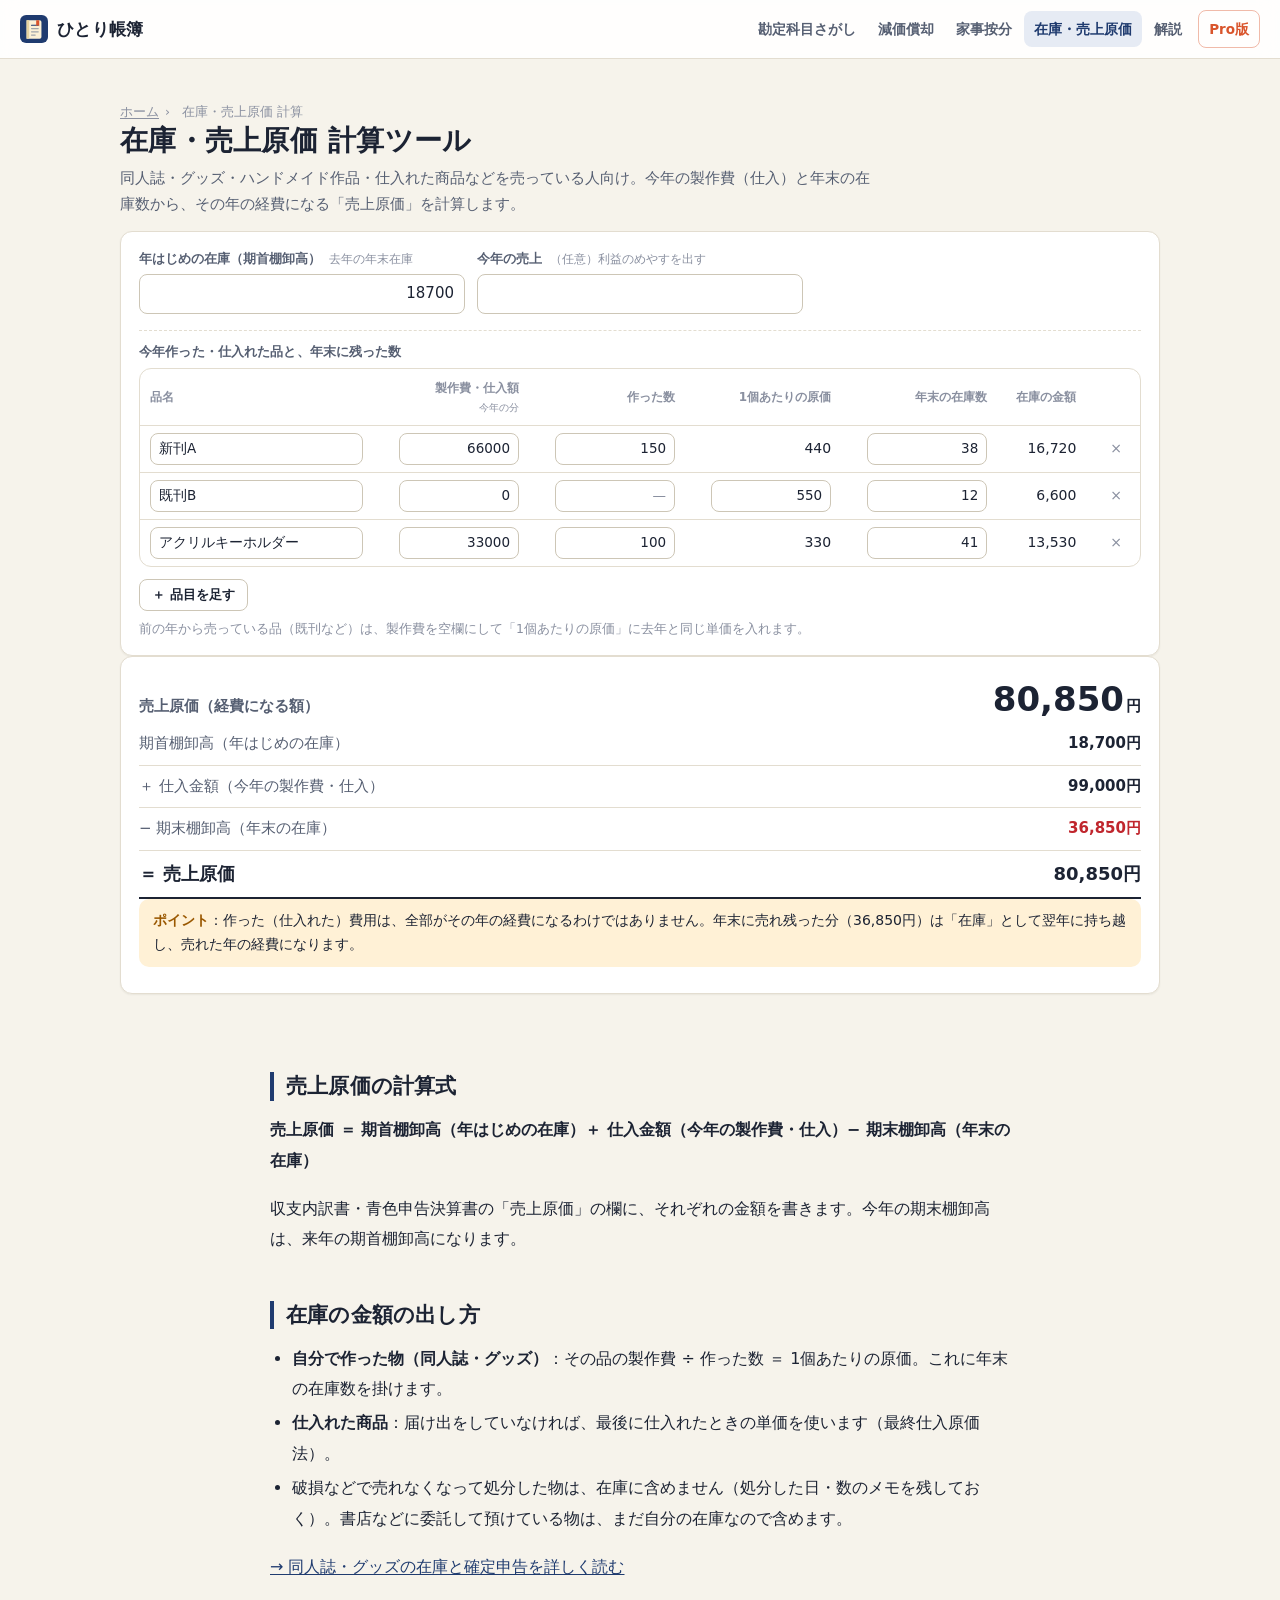
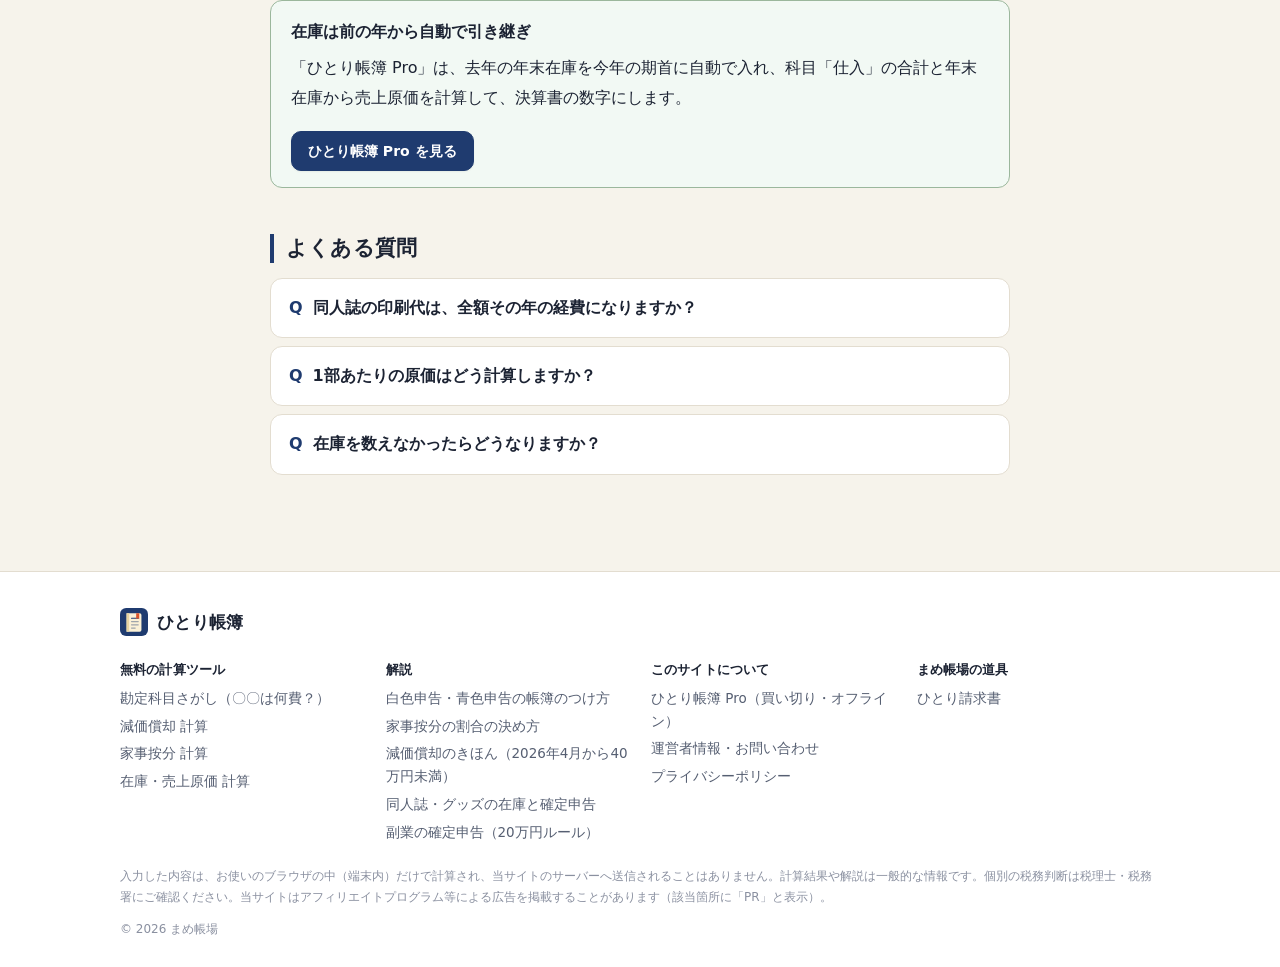
<file: tools/zaiko/index.html>
<!doctype html>
<html lang="ja" data-base="../../">
<head>
<meta charset="utf-8">
<meta name="viewport" content="width=device-width, initial-scale=1, viewport-fit=cover">
<title>在庫・売上原価 計算ツール｜同人誌・グッズ・ハンドメイドの棚卸と1部あたりの原価｜ひとり帳簿</title>
<meta name="description" content="同人誌の印刷代やグッズの製作費は、全部がその年の経費になるわけではありません。作った数と年末の在庫数から、1部あたりの原価・期末棚卸高・売上原価を計算する無料ツール。確定申告の収支内訳書・青色申告決算書の「売上原価」の欄に使えます。">
<link rel="canonical" href="https://popopo-bug.github.io/hitori-chobo/tools/zaiko/">
<meta property="og:type" content="website">
<meta property="og:site_name" content="ひとり帳簿">
<meta property="og:title" content="在庫・売上原価 計算ツール（同人誌・グッズ・ハンドメイド）">
<meta property="og:description" content="同人誌の印刷代やグッズの製作費は、全部がその年の経費になるわけではありません。作った数と年末の在庫数から、1部あたりの原価・期末棚卸高・売上原価を計算する無料ツール。確定申告の収支内訳書・青色申告決算書の「売上原価」の欄に使えます。">
<meta property="og:url" content="https://popopo-bug.github.io/hitori-chobo/tools/zaiko/">
<meta property="og:image" content="https://popopo-bug.github.io/hitori-chobo/og/zaiko.png">
<meta property="og:locale" content="ja_JP">
<meta name="twitter:card" content="summary_large_image">
<meta name="theme-color" content="#1f3b6f">
<meta name="format-detection" content="telephone=no">
<link rel="icon" href="../../favicon.svg" type="image/svg+xml">
<link rel="icon" href="../../icons/icon-48.png" sizes="48x48" type="image/png">
<link rel="apple-touch-icon" href="../../icons/apple-touch-icon.png">
<link rel="manifest" href="../../manifest.webmanifest">
<link rel="stylesheet" href="../../assets/style.css?v=d7bda67436">

<script type="application/ld+json">{"@context":"https://schema.org","@graph":[{"@type":"WebApplication","name":"在庫・売上原価 計算ツール","url":"https://popopo-bug.github.io/hitori-chobo/tools/zaiko/","applicationCategory":"BusinessApplication","operatingSystem":"Web","inLanguage":"ja","offers":{"@type":"Offer","price":"0","priceCurrency":"JPY"},"description":"同人誌の印刷代やグッズの製作費は、全部がその年の経費になるわけではありません。作った数と年末の在庫数から、1部あたりの原価・期末棚卸高・売上原価を計算する無料ツール。確定申告の収支内訳書・青色申告決算書の「売上原価」の欄に使えます。"},{"@type":"BreadcrumbList","itemListElement":[{"@type":"ListItem","position":1,"name":"ホーム","item":"https://popopo-bug.github.io/hitori-chobo/"},{"@type":"ListItem","position":2,"name":"在庫・売上原価 計算","item":"https://popopo-bug.github.io/hitori-chobo/tools/zaiko/"}]},{"@type":"FAQPage","mainEntity":[{"@type":"Question","name":"同人誌の印刷代は、全額その年の経費になりますか？","acceptedAnswer":{"@type":"Answer","text":"売るために作った本の印刷代は「仕入（製作費）」で、年末に売れ残った分は在庫として翌年に持ち越します。その年の経費になるのは、売れた分（売上原価）です。"}},{"@type":"Question","name":"1部あたりの原価はどう計算しますか？","acceptedAnswer":{"@type":"Answer","text":"その品の製作費の合計（印刷代・製本代など）を作った部数で割ります。例：印刷代 66,000円で150部なら、1部 440円です。"}},{"@type":"Question","name":"在庫を数えなかったらどうなりますか？","acceptedAnswer":{"@type":"Answer","text":"年末の在庫を0円にすると、売れ残りの分まで経費にしたことになり、所得が少なく計算されてしまいます。年末（12月31日時点）の数をメモしておきましょう。"}}]}]}</script>
</head>
<body data-page="tools-zaiko">
<a class="skip" href="#main">本文へスキップ</a>
<header class="site-header">
  <div class="wrap wrap-wide hd">
    <a class="brand" href="../../"><img src="../../favicon.svg" alt="" width="28" height="28"><span>ひとり帳簿</span></a>
    <button type="button" class="btn btn-ghost btn-sm nav-toggle" aria-expanded="false" aria-controls="site-nav">メニュー</button>
    <nav id="site-nav" class="nav" aria-label="メインメニュー">
      <a href="../../tools/kamoku/">勘定科目さがし</a>
      <a href="../../tools/genka/">減価償却</a>
      <a href="../../tools/anbun/">家事按分</a>
      <a href="../../tools/zaiko/" aria-current="page">在庫・売上原価</a>
      <a href="../../guide/">解説</a>
      <a class="nav-pro" href="../../pro/">Pro版</a>
    </nav>
  </div>
</header>
<main id="main">
<section class="wrap hero-mini">
  <nav class="crumbs" aria-label="パンくずリスト"><a href="../../">ホーム</a><span>›</span><span aria-current="page">在庫・売上原価 計算</span></nav>
  <h1>在庫・売上原価 計算ツール</h1>
  <p class="lead">同人誌・グッズ・ハンドメイド作品・仕入れた商品などを売っている人向け。今年の製作費（仕入）と年末の在庫数から、その年の経費になる「売上原価」を計算します。</p>
</section>
<div class="wrap"><div data-app="zaiko"></div></div>
<div class="wrap"><div class="ad-slot" data-slot="content"></div></div>

<article class="wrap wrap-narrow prose">
  <h2>売上原価の計算式</h2>
  <p><b>売上原価 ＝ 期首棚卸高（年はじめの在庫）＋ 仕入金額（今年の製作費・仕入）− 期末棚卸高（年末の在庫）</b></p>
  <p>収支内訳書・青色申告決算書の「売上原価」の欄に、それぞれの金額を書きます。今年の期末棚卸高は、来年の期首棚卸高になります。</p>
  <h2>在庫の金額の出し方</h2>
  <ul>
    <li><b>自分で作った物（同人誌・グッズ）</b>：その品の製作費 ÷ 作った数 ＝ 1個あたりの原価。これに年末の在庫数を掛けます。</li>
    <li><b>仕入れた商品</b>：届け出をしていなければ、最後に仕入れたときの単価を使います（最終仕入原価法）。</li>
    <li>破損などで売れなくなって処分した物は、在庫に含めません（処分した日・数のメモを残しておく）。書店などに委託して預けている物は、まだ自分の在庫なので含めます。</li>
  </ul>
  <p><a href="../../guide/doujin/">→ 同人誌・グッズの在庫と確定申告を詳しく読む</a></p>
  <div class="box box-ok"><div class="box-h">在庫は前の年から自動で引き継ぎ</div><p>「ひとり帳簿 Pro」は、去年の年末在庫を今年の期首に自動で入れ、科目「仕入」の合計と年末在庫から売上原価を計算して、決算書の数字にします。</p><p><a class="btn btn-primary" href="../../pro/">ひとり帳簿 Pro を見る</a></p></div>
  <section class="faq"><h2 id="faq">よくある質問</h2><details><summary>同人誌の印刷代は、全額その年の経費になりますか？</summary><div class="a"><p>売るために作った本の印刷代は「仕入（製作費）」で、年末に売れ残った分は在庫として翌年に持ち越します。その年の経費になるのは、売れた分（売上原価）です。</p></div></details><details><summary>1部あたりの原価はどう計算しますか？</summary><div class="a"><p>その品の製作費の合計（印刷代・製本代など）を作った部数で割ります。例：印刷代 66,000円で150部なら、1部 440円です。</p></div></details><details><summary>在庫を数えなかったらどうなりますか？</summary><div class="a"><p>年末の在庫を0円にすると、売れ残りの分まで経費にしたことになり、所得が少なく計算されてしまいます。年末（12月31日時点）の数をメモしておきましょう。</p></div></details></section>
</article>

</main>
<footer class="site-footer">
  <div class="wrap">
    <a class="brand" href="../../"><img src="../../favicon.svg" alt="" width="24" height="24"><span>ひとり帳簿</span></a>
    <div class="ft-cols">
      <div><h4>無料の計算ツール</h4><ul>
        <li><a href="../../tools/kamoku/">勘定科目さがし（〇〇は何費？）</a></li>
        <li><a href="../../tools/genka/">減価償却 計算</a></li>
        <li><a href="../../tools/anbun/">家事按分 計算</a></li>
        <li><a href="../../tools/zaiko/">在庫・売上原価 計算</a></li>
      </ul></div>
      <div><h4>解説</h4><ul>
        <li><a href="../../guide/chobo/">白色申告・青色申告の帳簿のつけ方</a></li>
        <li><a href="../../guide/anbun/">家事按分の割合の決め方</a></li>
        <li><a href="../../guide/genka/">減価償却のきほん（2026年4月から40万円未満）</a></li>
        <li><a href="../../guide/doujin/">同人誌・グッズの在庫と確定申告</a></li>
        <li><a href="../../guide/fukugyo/">副業の確定申告（20万円ルール）</a></li>
      </ul></div>
      <div><h4>このサイトについて</h4><ul>
        <li><a href="../../pro/">ひとり帳簿 Pro（買い切り・オフライン）</a></li>
        <li><a href="../../about/">運営者情報・お問い合わせ</a></li>
        <li><a href="../../privacy/">プライバシーポリシー</a></li>
      </ul></div>
      <div><h4>まめ帳場の道具</h4><ul>
        <li><a href="https://popopo-bug.github.io/hitori-seikyu/">ひとり請求書</a></li>
      </ul></div>
    </div>
    <p class="ft-note">入力した内容は、お使いのブラウザの中（端末内）だけで計算され、当サイトのサーバーへ送信されることはありません。計算結果や解説は一般的な情報です。個別の税務判断は税理士・税務署にご確認ください。当サイトはアフィリエイトプログラム等による広告を掲載することがあります（該当箇所に「PR」と表示）。</p>
    <p class="ft-copy">© 2026 まめ帳場</p>
  </div>
</footer>
<script>window.HC_CONFIG = {"siteName":"ひとり帳簿","proUrl":"https://booth.pm/ja/items/9038531","trialUrl":"https://booth.pm/ja/items/9038543","proPrice":"1,480円（発売記念 980円）","adsenseClient":"","adsenseSlots":{"content":"","footer":""},"affiliates":{"accounting":[{"name":"freee会計","desc":"複式簿記・貸借対照表・e-Taxまで。青色申告65万円控除を目指すなら。","url":"https://www.freee.co.jp/","affiliate":false,"cta":"公式サイトを見る"},{"name":"マネーフォワード クラウド確定申告","desc":"銀行・カード連携で仕訳を自動化。65万円控除の帳簿づけに。","url":"https://biz.moneyforward.com/tax_return/","affiliate":false,"cta":"公式サイトを見る"},{"name":"弥生 やよいの青色申告 オンライン","desc":"老舗会計ソフトのクラウド版。白色申告向けの無料プランもあり（公式サイトで要確認）。","url":"https://www.yayoi-kk.co.jp/","affiliate":false,"cta":"公式サイトを見る"}],"advisor":[{"name":"税理士ドットコム","desc":"事業所得か雑所得か、家事按分の割合など、迷ったら税理士に相談できます。","url":"https://www.zeiri4.com/","affiliate":false,"cta":"税理士を探す"}]},"contactUrl":"","siteUrl":"https://popopo-bug.github.io/hitori-chobo/"};</script>
<script src="../../assets/app.js?v=d7bda67436" defer></script>
</body>
</html>
</file>
<file: assets/style.css>
/* ---- base.css ---- */
/* ひとり帳簿 — base（まめ帳場の色：藍・朱・豆のクリーム・紙） */
:root {
  --bg: #f6f3eb;
  --surface: #ffffff;
  --surface-2: #f2eee4;
  --text: #1c2333;
  --text-2: #565f72;
  --text-3: #8a90a0;
  --border: #e3ddd0;
  --border-strong: #cdc6b6;
  --primary: #1f3b6f;
  --primary-hover: #142a52;
  --primary-soft: #e6ebf4;
  --primary-ink: #ffffff;
  --accent: #d9542b;
  --accent-soft: #fbe9e2;
  --cream: #fbf1d6;
  --ok: #2f7d4f;
  --ok-soft: #e4f2e8;
  --warn: #9a5800;
  --warn-soft: #fff1d6;
  --danger: #c0262d;
  --danger-soft: #fdeceb;
  --radius: 12px;
  --radius-sm: 8px;
  --shadow-sm: 0 1px 2px rgba(40, 32, 15, 0.06);
  --shadow: 0 1px 3px rgba(40, 32, 15, 0.07), 0 6px 16px rgba(40, 32, 15, 0.05);
  --font: system-ui, -apple-system, 'Segoe UI', 'Hiragino Sans', 'Hiragino Kaku Gothic ProN', 'Noto Sans JP', 'Yu Gothic UI', Meiryo, sans-serif;
  --mono: ui-monospace, 'SFMono-Regular', Consolas, monospace;
  color-scheme: light;
}

@media (prefers-color-scheme: dark) {
  :root:not([data-theme='light']) {
    --bg: #10141c;
    --surface: #171c26;
    --surface-2: #1e2531;
    --text: #e8eaef;
    --text-2: #a9b0bf;
    --text-3: #7d8597;
    --border: #2b3242;
    --border-strong: #3b4456;
    --primary: #8fb0ec;
    --primary-hover: #a9c2f2;
    --primary-soft: #1d2a44;
    --primary-ink: #0c1220;
    --accent: #f08a63;
    --accent-soft: #3a2018;
    --cream: #2e2a1d;
    --ok: #5cc48d;
    --ok-soft: #14301f;
    --warn: #f0b552;
    --warn-soft: #33270f;
    --danger: #ff7b7b;
    --danger-soft: #3a1717;
    --shadow-sm: 0 1px 2px rgba(0, 0, 0, 0.4);
    --shadow: 0 1px 3px rgba(0, 0, 0, 0.4), 0 6px 16px rgba(0, 0, 0, 0.25);
    color-scheme: dark;
  }
}
:root[data-theme='dark'] {
  --bg: #10141c;
  --surface: #171c26;
  --surface-2: #1e2531;
  --text: #e8eaef;
  --text-2: #a9b0bf;
  --text-3: #7d8597;
  --border: #2b3242;
  --border-strong: #3b4456;
  --primary: #8fb0ec;
  --primary-hover: #a9c2f2;
  --primary-soft: #1d2a44;
  --primary-ink: #0c1220;
  --accent: #f08a63;
  --accent-soft: #3a2018;
  --cream: #2e2a1d;
  --ok: #5cc48d;
  --ok-soft: #14301f;
  --warn: #f0b552;
  --warn-soft: #33270f;
  --danger: #ff7b7b;
  --danger-soft: #3a1717;
  color-scheme: dark;
}

*, *::before, *::after { box-sizing: border-box; }
html { -webkit-text-size-adjust: 100%; text-size-adjust: 100%; }
body {
  margin: 0;
  background: var(--bg);
  color: var(--text);
  font-family: var(--font);
  font-size: 15px;
  line-height: 1.7;
  -webkit-font-smoothing: antialiased;
}
img, svg { max-width: 100%; }
a { color: var(--primary); text-underline-offset: 2px; }
a:hover { color: var(--primary-hover); }
h1, h2, h3, h4 { line-height: 1.35; margin: 0 0 0.5em; letter-spacing: 0.01em; }
p { margin: 0 0 1em; }
[hidden] { display: none !important; }
:focus-visible { outline: 2px solid var(--primary); outline-offset: 2px; }
.ico { width: 18px; height: 18px; fill: none; stroke: currentColor; stroke-width: 1.8; stroke-linecap: round; stroke-linejoin: round; flex: none; }

/* ---- buttons ---- */
.btn {
  display: inline-flex; align-items: center; justify-content: center; gap: 6px;
  min-height: 40px; padding: 8px 16px;
  border: 1px solid var(--border-strong); border-radius: 10px;
  background: var(--surface); color: var(--text);
  font: inherit; font-size: 14px; font-weight: 600; line-height: 1.2;
  cursor: pointer; text-decoration: none; white-space: nowrap;
  transition: background 0.15s, border-color 0.15s, color 0.15s, box-shadow 0.15s;
}
.btn:hover { background: var(--surface-2); color: var(--text); }
.btn-primary { background: var(--primary); border-color: var(--primary); color: var(--primary-ink); box-shadow: var(--shadow-sm); }
.btn-primary:hover { background: var(--primary-hover); border-color: var(--primary-hover); color: var(--primary-ink); }
.btn-accent { background: var(--accent); border-color: var(--accent); color: #fff; }
.btn-accent:hover { filter: brightness(0.94); background: var(--accent); color: #fff; }
.btn-ghost { background: transparent; }
.btn-link { border-color: transparent; background: transparent; color: var(--text-2); font-weight: 500; text-decoration: underline; }
.btn-link:hover { background: transparent; color: var(--danger); }
.btn-sm { min-height: 32px; padding: 5px 12px; font-size: 13px; border-radius: 8px; }
.btn-lg { min-height: 52px; padding: 12px 26px; font-size: 16px; border-radius: 12px; }
.btn-danger { color: var(--danger); border-color: var(--danger); background: transparent; }
.btn-danger:hover { background: var(--danger-soft); color: var(--danger); }
.ib {
  width: 28px; height: 28px; display: inline-grid; place-items: center;
  border: 1px solid transparent; border-radius: 6px; background: transparent; color: var(--text-3);
  font: inherit; font-size: 14px; cursor: pointer;
}
.ib:hover { background: var(--surface-2); color: var(--text); }
.ib-del:hover { color: var(--danger); background: var(--danger-soft); }
.chip {
  border: 1px solid var(--border); background: var(--surface); color: var(--text-2);
  border-radius: 999px; padding: 3px 11px; font: inherit; font-size: 12.5px; cursor: pointer;
}
.chip:hover { border-color: var(--primary); color: var(--primary); }

/* ---- form ---- */
.in {
  width: 100%; min-height: 40px; padding: 8px 10px;
  border: 1px solid var(--border-strong); border-radius: var(--radius-sm);
  background: var(--surface); color: var(--text);
  font: inherit; font-size: 15px; line-height: 1.4;
  transition: border-color 0.15s, box-shadow 0.15s;
}
.in:hover { border-color: var(--text-3); }
.in:focus { outline: none; border-color: var(--primary); box-shadow: 0 0 0 3px var(--primary-soft); }
.in::placeholder { color: var(--text-3); }
textarea.in { resize: vertical; min-height: 64px; }
select.in { padding-right: 28px; appearance: none; background-image: linear-gradient(45deg, transparent 50%, var(--text-3) 50%), linear-gradient(135deg, var(--text-3) 50%, transparent 50%); background-position: calc(100% - 15px) 52%, calc(100% - 10px) 52%; background-size: 5px 5px; background-repeat: no-repeat; }
.in.num { text-align: right; font-variant-numeric: tabular-nums; }
.f { display: flex; flex-direction: column; gap: 4px; min-width: 0; }
.f-label { font-size: 12.5px; font-weight: 600; color: var(--text-2); display: flex; align-items: baseline; gap: 8px; flex-wrap: wrap; }
.f-label small { font-weight: 500; color: var(--text-3); font-size: 11.5px; }
.f-msg { font-size: 12px; color: var(--text-3); min-height: 0; }
.f-msg.is-error { color: var(--danger); }
.grid { display: grid; gap: 12px; }
.g2 { grid-template-columns: repeat(2, minmax(0, 1fr)); }
.g3 { grid-template-columns: repeat(3, minmax(0, 1fr)); }
.span2 { grid-column: span 2; }
@media (max-width: 560px) {
  .g2, .g3 { grid-template-columns: minmax(0, 1fr); }
  .span2 { grid-column: auto; }
}

.seg { display: inline-flex; flex-wrap: wrap; border: 1px solid var(--border-strong); border-radius: 10px; padding: 3px; background: var(--surface-2); gap: 2px; }
.seg label { position: relative; }
.seg input { position: absolute; opacity: 0; inset: 0; margin: 0; cursor: pointer; }
.seg span { display: block; padding: 5px 12px; border-radius: 7px; font-size: 13.5px; color: var(--text-2); cursor: pointer; white-space: nowrap; }
.seg input:checked + span { background: var(--surface); color: var(--text); font-weight: 700; box-shadow: var(--shadow-sm); }
.seg input:focus-visible + span { outline: 2px solid var(--primary); }

.tg { position: relative; display: inline-flex; align-items: center; gap: 10px; cursor: pointer; font-size: 14px; user-select: none; padding: 4px 0; }
.tg input { position: absolute; opacity: 0; width: 1px; height: 1px; }
.tg-ui { width: 38px; height: 22px; border-radius: 999px; background: var(--border-strong); position: relative; flex: none; transition: background 0.15s; }
.tg-ui::after { content: ''; position: absolute; top: 3px; left: 3px; width: 16px; height: 16px; border-radius: 50%; background: #fff; box-shadow: 0 1px 2px rgba(0, 0, 0, 0.25); transition: transform 0.15s; }
.tg input:checked + .tg-ui { background: var(--primary); }
.tg input:checked + .tg-ui::after { transform: translateX(16px); }
.tg input:focus-visible + .tg-ui { outline: 2px solid var(--primary); outline-offset: 2px; }

.card { background: var(--surface); border: 1px solid var(--border); border-radius: var(--radius); padding: 16px 18px; box-shadow: var(--shadow-sm); }
.card-h { font-size: 15px; font-weight: 700; margin: 0 0 12px; display: flex; align-items: baseline; gap: 6px; }
.card-sub { font-size: 12.5px; font-weight: 500; color: var(--text-3); }
details.card > summary { cursor: pointer; list-style: none; margin: 0; }
details.card > summary::-webkit-details-marker { display: none; }
details.card > summary::after { content: '＋'; margin-left: auto; color: var(--text-3); font-weight: 400; }
details.card[open] > summary { margin-bottom: 12px; }
details.card[open] > summary::after { content: '－'; }
.sub-h { font-size: 13px; color: var(--text-2); margin: 16px 0 8px; padding-top: 12px; border-top: 1px dashed var(--border); }
.hint { font-size: 12.5px; color: var(--text-3); margin: 8px 0 0; line-height: 1.6; }
.notice { font-size: 13px; background: var(--surface-2); border-radius: var(--radius-sm); padding: 8px 12px; margin: 8px 0 0; color: var(--text-2); }
.notice b { color: var(--text); }

.badge { display: inline-flex; align-items: center; gap: 6px; font-size: 12.5px; font-weight: 700; border-radius: 999px; padding: 4px 12px; background: var(--surface-2); color: var(--text-2); }
.badge.is-ok { background: var(--ok-soft); color: var(--ok); }
.badge.is-warn { background: var(--warn-soft); color: var(--warn); cursor: pointer; }
.badge-details summary { list-style: none; }
.badge-details summary::-webkit-details-marker { display: none; }
.badge-details ul { list-style: none; margin: 8px 0 4px; padding: 10px 12px; background: var(--surface); border: 1px solid var(--border); border-radius: var(--radius-sm); font-size: 12.5px; }
.badge-details li.ng { color: var(--warn); font-weight: 700; }
.badge-details li.ok { color: var(--text-3); }
.badge-details p { font-size: 12px; color: var(--text-3); margin: 4px 0 0; }

.hc-toasts { position: fixed; left: 50%; bottom: 84px; transform: translateX(-50%); display: grid; gap: 8px; z-index: 1000; pointer-events: none; width: min(92vw, 460px); }
.hc-toast { background: #1d2433; color: #fff; padding: 10px 16px; border-radius: 10px; font-size: 14px; box-shadow: 0 8px 24px rgba(0, 0, 0, 0.25); transition: opacity 0.4s, transform 0.4s; text-align: center; }
.hc-toast.is-ok { background: #13643f; }
.hc-toast.is-error { background: #9f1f25; }
.hc-toast.is-out { opacity: 0; transform: translateY(8px); }

dialog.hc-dialog { border: 1px solid var(--border); border-radius: 14px; padding: 0; background: var(--surface); color: var(--text); width: min(560px, 94vw); box-shadow: 0 20px 60px rgba(0, 0, 0, 0.3); }
dialog.hc-dialog::backdrop { background: rgba(10, 15, 25, 0.45); }
.dlg-head { padding: 16px 20px 0; font-weight: 700; font-size: 16px; }
.dlg-body { padding: 12px 20px; }
.dlg-foot { padding: 12px 20px 16px; display: flex; justify-content: flex-end; gap: 8px; border-top: 1px solid var(--border); }

.sr-only { position: absolute; width: 1px; height: 1px; padding: 0; margin: -1px; overflow: hidden; clip: rect(0, 0, 0, 0); border: 0; }

.linkbtn { border: 0; background: none; padding: 0; font: inherit; font-size: 12px; font-weight: 600; color: var(--primary); text-decoration: underline; cursor: pointer; }
.callout { background: var(--warn-soft); color: var(--text); border-radius: 10px; padding: 10px 14px; font-size: 14px; margin: 0 0 10px; }
.callout b { color: var(--warn); }
.callout.is-tip { background: var(--ok-soft); }
.callout.is-tip b { color: var(--ok); }
.pct { display: inline-flex; align-items: center; gap: 6px; }
.pct .in { width: 90px; }
.pct .in-sm { width: 70px; }
.in-sm { min-height: 32px; padding: 4px 8px; font-size: 13.5px; }
.w-140 { width: 140px; }
.w-200 { width: 220px; }
.row-set { display: flex; align-items: center; gap: 10px; flex-wrap: wrap; margin-top: 12px; }
.empty { color: var(--text-3); font-size: 14px; margin: 6px 0; }
.sep { border: 0; border-top: 1px solid var(--border); margin: 14px 0; }
.kv { width: 100%; border-collapse: collapse; font-size: 15px; }
.kv th { text-align: left; font-weight: 500; color: var(--text-2); padding: 8px 0; border-bottom: 1px solid var(--border); }
.kv td { text-align: right; font-variant-numeric: tabular-nums; font-weight: 800; padding: 8px 0; border-bottom: 1px solid var(--border); }

/* ---- site.css ---- */
/* ひとり帳簿 — サイト */
.wrap { width: 100%; max-width: 1080px; margin: 0 auto; padding: 0 20px; }
.wrap-wide { max-width: 1440px; }
.wrap-narrow { max-width: 780px; }
@media (max-width: 560px) { .wrap { padding: 0 16px; } }

.skip { position: absolute; left: -9999px; }
.skip:focus { left: 12px; top: 12px; z-index: 200; background: var(--surface); padding: 8px 12px; border-radius: 8px; }

.site-header { position: sticky; top: 0; z-index: 50; background: color-mix(in srgb, var(--surface) 90%, transparent); backdrop-filter: saturate(1.4) blur(10px); border-bottom: 1px solid var(--border); }
.hd { display: flex; align-items: center; gap: 16px; min-height: 58px; }
.brand { display: inline-flex; align-items: center; gap: 9px; font-weight: 800; font-size: 17px; color: var(--text); text-decoration: none; letter-spacing: 0.02em; white-space: nowrap; }
.brand:hover { color: var(--text); }
.brand img { width: 28px; height: 28px; display: block; }
.nav { display: flex; align-items: center; gap: 2px; margin-left: auto; flex-wrap: wrap; }
.nav a { color: var(--text-2); text-decoration: none; font-size: 13.5px; font-weight: 600; padding: 7px 10px; border-radius: 8px; white-space: nowrap; }
.nav a:hover { background: var(--surface-2); color: var(--text); }
.nav a[aria-current='page'] { color: var(--primary); background: var(--primary-soft); }
.nav .nav-pro { color: var(--accent); border: 1px solid color-mix(in srgb, var(--accent) 40%, transparent); margin-left: 4px; }
.nav-toggle { display: none; margin-left: auto; }
@media (max-width: 1000px) {
  .nav-toggle { display: inline-flex; }
  .nav { display: none; position: absolute; left: 0; right: 0; top: 100%; background: var(--surface); border-bottom: 1px solid var(--border); padding: 8px 12px 14px; flex-direction: column; align-items: stretch; box-shadow: var(--shadow); }
  .nav.is-open { display: flex; }
  .nav a { padding: 11px 12px; font-size: 15px; }
  .nav .nav-pro { margin: 6px 0 0; text-align: center; }
}

main { display: block; }
.hero-mini { padding-top: 26px; padding-bottom: 4px; }
.hero-mini h1 { font-size: clamp(21px, 3vw, 28px); font-weight: 800; margin-bottom: 6px; }
.lead { color: var(--text-2); font-size: 15px; margin-bottom: 10px; max-width: 760px; }
.pills { list-style: none; display: flex; flex-wrap: wrap; gap: 6px; margin: 0; padding: 0; }
.pills li { font-size: 12.5px; font-weight: 700; color: var(--ok); background: var(--ok-soft); border-radius: 999px; padding: 3px 11px; }
.pills li::before { content: '✓ '; }

.section { padding: 40px 0; }
.section-alt { background: var(--surface); border-top: 1px solid var(--border); border-bottom: 1px solid var(--border); }

/* 記事 */
.prose { font-size: 16px; line-height: 1.9; padding-top: 32px; padding-bottom: 48px; }
.prose h1 { font-size: clamp(24px, 3.4vw, 32px); font-weight: 800; margin-bottom: 12px; }
.prose h2 { font-size: 21px; font-weight: 800; margin: 2.2em 0 0.7em; padding-left: 12px; border-left: 4px solid var(--primary); }
.prose h3 { font-size: 17.5px; font-weight: 800; margin: 1.8em 0 0.6em; }
.prose p, .prose ul, .prose ol, .prose table, .prose figure { margin: 0 0 1.1em; }
.prose ul, .prose ol { padding-left: 1.4em; }
.prose li { margin: 0.25em 0; }
.prose table { width: 100%; border-collapse: collapse; font-size: 14.5px; display: block; overflow-x: auto; }
.prose th, .prose td { border: 1px solid var(--border); padding: 8px 10px; text-align: left; vertical-align: top; }
.prose thead th { background: var(--surface-2); }
.prose td.num, .prose th.num { text-align: right; font-variant-numeric: tabular-nums; white-space: nowrap; }
.prose .meta { color: var(--text-3); font-size: 13.5px; margin-bottom: 1.6em; }
.prose blockquote { margin: 0 0 1.1em; padding: 10px 16px; border-left: 3px solid var(--border-strong); color: var(--text-2); background: var(--surface); border-radius: 0 8px 8px 0; }
.prose .box { background: var(--surface); border: 1px solid var(--border); border-radius: 12px; padding: 16px 20px; margin: 0 0 1.4em; }
.prose .box-h { font-weight: 800; margin-bottom: 6px; }
.prose .box > :last-child { margin-bottom: 0; }
.prose .box-ok { border-color: color-mix(in srgb, var(--ok) 40%, var(--border)); background: color-mix(in srgb, var(--ok-soft) 50%, var(--surface)); }
.prose .box-warn { border-color: color-mix(in srgb, var(--warn) 40%, var(--border)); background: color-mix(in srgb, var(--warn-soft) 60%, var(--surface)); }
.prose .cta-row { display: flex; gap: 10px; flex-wrap: wrap; margin: 1.4em 0; }
.prose .sources { font-size: 13.5px; color: var(--text-2); }
.prose .toc { background: var(--surface); border: 1px solid var(--border); border-radius: 12px; padding: 14px 20px; font-size: 14.5px; }
.prose .toc ol { margin: 6px 0 0; }
.crumbs { font-size: 12.5px; color: var(--text-3); padding-top: 16px; }
.crumbs a { color: var(--text-3); }
.crumbs span { margin: 0 6px; }

.faq { margin-top: 2em; }
.faq details { border: 1px solid var(--border); border-radius: 12px; background: var(--surface); margin-bottom: 8px; }
.faq summary { cursor: pointer; padding: 14px 18px; font-weight: 700; list-style: none; display: flex; gap: 10px; }
.faq summary::-webkit-details-marker { display: none; }
.faq summary::before { content: 'Q'; color: var(--primary); font-weight: 800; }
.faq .a { padding: 0 18px 14px 40px; color: var(--text-2); font-size: 15px; }
.faq .a p:last-child { margin-bottom: 0; }

.cards-3 { display: grid; gap: 14px; grid-template-columns: repeat(auto-fit, minmax(230px, 1fr)); }
.link-card { display: grid; gap: 6px; padding: 18px; border: 1px solid var(--border); border-radius: 14px; background: var(--surface); color: var(--text); text-decoration: none; box-shadow: var(--shadow-sm); transition: border-color 0.15s, transform 0.15s; }
.link-card:hover { border-color: var(--primary); color: var(--text); transform: translateY(-1px); }
.link-card b { font-size: 16px; }
.link-card span { font-size: 13.5px; color: var(--text-2); line-height: 1.6; }
.link-card .tag { font-size: 11.5px; font-weight: 800; color: var(--accent); }

.ad-slot { margin: 28px auto; min-height: 0; text-align: center; }
.ad-slot:empty { display: none; }
.ad-label { display: block; font-size: 11px; color: var(--text-3); margin-bottom: 4px; }

/* Pro 紹介 */
.pro-hero { padding: 48px 0 28px; text-align: center; }
.pro-hero h1 { font-size: clamp(26px, 4vw, 40px); font-weight: 900; letter-spacing: 0.01em; }
.pro-hero .lead { margin: 0 auto 18px; }
.price { font-size: 15px; color: var(--text-2); margin-top: 10px; }
.price b { font-size: 22px; color: var(--text); }
.compare { width: 100%; border-collapse: collapse; background: var(--surface); border-radius: 12px; overflow: hidden; font-size: 14.5px; }
.compare th, .compare td { padding: 10px 12px; border-bottom: 1px solid var(--border); text-align: center; }
.compare th:first-child, .compare td:first-child { text-align: left; }
.compare thead th { background: var(--surface-2); }
.compare .yes { color: var(--ok); font-weight: 800; }
.compare .no { color: var(--text-3); }
.feature-grid { display: grid; gap: 14px; grid-template-columns: repeat(auto-fit, minmax(240px, 1fr)); }
.feature { background: var(--surface); border: 1px solid var(--border); border-radius: 14px; padding: 18px; }
.feature b { display: block; font-size: 15.5px; margin-bottom: 4px; }
.feature p { font-size: 14px; color: var(--text-2); margin: 0; }

.site-footer { background: var(--surface); border-top: 1px solid var(--border); margin-top: 40px; padding: 36px 0 28px; font-size: 13.5px; color: var(--text-2); }
.ft-cols { display: grid; gap: 22px; grid-template-columns: repeat(auto-fit, minmax(170px, 1fr)); margin: 18px 0 22px; }
.ft-cols h4 { font-size: 13px; color: var(--text); margin-bottom: 8px; }
.ft-cols ul { list-style: none; margin: 0; padding: 0; display: grid; gap: 5px; }
.ft-cols a { color: var(--text-2); text-decoration: none; }
.ft-cols a:hover { color: var(--primary); text-decoration: underline; }
.ft-note { font-size: 12px; color: var(--text-3); line-height: 1.7; }
.ft-copy { font-size: 12px; color: var(--text-3); margin: 0; }

/* トップ */
.top-hero { padding: 44px 0 26px; }
.eyebrow { display: inline-block; font-size: 13px; font-weight: 800; color: var(--accent); background: var(--accent-soft); border-radius: 999px; padding: 3px 12px; margin-bottom: 12px; }
.top-hero h1 { font-size: clamp(28px, 4.6vw, 46px); font-weight: 900; line-height: 1.25; letter-spacing: 0.01em; margin: 0 0 14px; }
.top-hero h1 em { font-style: normal; color: var(--primary); }
.top-hero .lead { font-size: 16px; max-width: 720px; }
.hero-grid { display: grid; gap: 28px; align-items: center; }
@media (min-width: 980px) { .hero-grid { grid-template-columns: minmax(0, 1fr) minmax(0, 1.1fr); } }
.hero-shot { border-radius: 14px; border: 1px solid var(--border); box-shadow: 0 18px 50px rgba(40, 32, 15, 0.16); width: 100%; height: auto; display: block; }
.cta-row { display: flex; gap: 10px; flex-wrap: wrap; margin: 18px 0 8px; }
.tool-cards { display: grid; gap: 12px; grid-template-columns: repeat(auto-fit, minmax(230px, 1fr)); }
.tool-card { display: grid; gap: 6px; padding: 18px; border: 1px solid var(--border); border-radius: 14px; background: var(--surface); color: var(--text); text-decoration: none; box-shadow: var(--shadow-sm); transition: border-color 0.15s, transform 0.15s; }
.tool-card:hover { border-color: var(--primary); color: var(--text); transform: translateY(-1px); }
.tool-card .ic { font-size: 26px; line-height: 1; }
.tool-card b { font-size: 16.5px; }
.tool-card span { font-size: 13.5px; color: var(--text-2); line-height: 1.6; }
.sec-h { font-size: 22px; font-weight: 800; margin: 0 0 6px; }
.sec-lead { color: var(--text-2); margin: 0 0 18px; }
.steps { counter-reset: st; display: grid; gap: 12px; grid-template-columns: repeat(auto-fit, minmax(220px, 1fr)); list-style: none; padding: 0; margin: 0; }
.steps li { background: var(--surface); border: 1px solid var(--border); border-radius: 14px; padding: 16px 18px 16px 58px; position: relative; font-size: 14px; color: var(--text-2); }
.steps li::before { counter-increment: st; content: counter(st); position: absolute; left: 16px; top: 16px; width: 30px; height: 30px; border-radius: 50%; background: var(--primary); color: var(--primary-ink); display: grid; place-items: center; font-weight: 900; }
.steps b { display: block; color: var(--text); font-size: 15px; margin-bottom: 2px; }
.note-box { background: var(--cream); border-radius: 14px; padding: 16px 20px; font-size: 14.5px; }

/* ---- tools.css ---- */
/* ひとり帳簿 — 計算ツール */
.tool-grid { display: grid; gap: 18px; align-items: start; grid-template-columns: minmax(0, 1fr); }
.tool-form > *, .tool-result > * { min-width: 0; }
.tool-form select.in { max-width: 100%; }
@media (min-width: 960px) { .tool-grid { grid-template-columns: minmax(0, 0.95fr) minmax(0, 1.05fr); } }
.tool-form { display: grid; gap: 12px; }
.tool-form .tg { display: flex; }
.tool-result { display: grid; gap: 14px; }
.tool-out { display: grid; gap: 12px; }
.out-h { font-weight: 800; font-size: 15px; }
.in-xl { font-size: 22px; min-height: 52px; font-weight: 700; }
.seg-lg span { padding: 8px 16px; font-size: 14.5px; }

.mcards { display: grid; gap: 10px; grid-template-columns: repeat(auto-fit, minmax(170px, 1fr)); }
.mcard { position: relative; border: 1px solid var(--border); border-radius: 12px; padding: 14px; background: var(--surface); display: grid; gap: 4px; align-content: start; }
.mcard.is-best { border: 2px solid var(--ok); background: color-mix(in srgb, var(--ok-soft) 55%, var(--surface)); }
.mcard.is-na { opacity: 0.6; }
.mcard-badge { position: absolute; top: -10px; right: 10px; background: var(--ok); color: #fff; font-size: 11.5px; font-weight: 800; border-radius: 999px; padding: 2px 10px; }
.mcard-h { font-weight: 800; font-size: 14px; color: var(--text-2); }
.mcard-v { font-size: 26px; font-weight: 800; font-variant-numeric: tabular-nums; letter-spacing: 0.01em; line-height: 1.25; }
.mcard-v small { font-size: 13px; margin-left: 2px; font-weight: 700; }
.mcard-v .na { font-size: 15px; color: var(--text-3); }
.mcard-r { font-size: 12.5px; color: var(--text-2); font-weight: 700; }
.mcard-n { font-size: 12px; color: var(--text-3); margin: 4px 0 0; line-height: 1.55; }
.mcard-d summary { font-size: 12px; color: var(--primary); cursor: pointer; margin-top: 4px; }
.mcard-d dl { margin: 6px 0 0; font-size: 12px; display: grid; gap: 2px; }
.mcard-d dl div { display: flex; justify-content: space-between; gap: 8px; }
.mcard-d dt { color: var(--text-3); }
.mcard-d dd { margin: 0; font-variant-numeric: tabular-nums; }

.bars { display: grid; gap: 8px; }
.bar-row { display: grid; grid-template-columns: 64px minmax(0, 1fr) auto; gap: 10px; align-items: center; font-size: 13.5px; }
.bar-label { color: var(--text-2); font-weight: 700; }
.bar-track { height: 14px; border-radius: 999px; background: var(--surface-2); overflow: hidden; }
.bar-fill { display: block; height: 100%; border-radius: 999px; background: color-mix(in srgb, var(--primary) 55%, var(--surface)); }
.bar-row.is-cur .bar-fill { background: var(--primary); }
.bar-row.is-cur .bar-label { color: var(--text); }
.bar-value { font-variant-numeric: tabular-nums; font-weight: 800; text-align: right; white-space: nowrap; }
.bar-value small { font-weight: 500; color: var(--text-3); font-size: 11.5px; margin-left: 2px; }
@media (max-width: 520px) {
  .bar-row { grid-template-columns: 52px minmax(0, 1fr); }
  .bar-value { grid-column: 2; text-align: left; }
}

.checks { margin: 0; padding-left: 1.2em; display: grid; gap: 8px; font-size: 14px; }

.kv td small { font-weight: 500; color: var(--text-3); font-size: 12px; margin-left: 4px; }
.kv tr.is-minus td { color: var(--danger); }
.kv tr.is-total th, .kv tr.is-total td { font-size: 18px; font-weight: 800; color: var(--text); border-bottom: 2px solid var(--text); }
.big-kv { display: flex; align-items: baseline; justify-content: space-between; gap: 12px; flex-wrap: wrap; padding: 6px 0 4px; }
.big-kv span { font-weight: 700; color: var(--text-2); }
.big-kv b { font-size: 34px; font-weight: 800; font-variant-numeric: tabular-nums; line-height: 1.2; }
.big-kv b small { font-size: 15px; margin-left: 2px; }
.formula { font-size: 12.5px; color: var(--text-3); margin: 0; font-variant-numeric: tabular-nums; }

/* アフィリエイト */
.aff { display: grid; gap: 10px; }
.aff-h { font-weight: 800; font-size: 14px; display: flex; align-items: center; gap: 8px; }
.pr { font-size: 10.5px; font-weight: 700; color: var(--text-3); border: 1px solid var(--border-strong); border-radius: 4px; padding: 0 5px; line-height: 1.6; }
.aff-list { display: grid; gap: 8px; grid-template-columns: repeat(auto-fit, minmax(200px, 1fr)); }
.aff-item { display: grid; gap: 4px; align-content: start; padding: 12px 14px; border: 1px solid var(--border); border-radius: 12px; background: var(--surface); color: var(--text); text-decoration: none; transition: border-color 0.15s, box-shadow 0.15s; }
.aff-item:hover { border-color: var(--primary); box-shadow: var(--shadow); color: var(--text); }
.aff-name { font-weight: 800; font-size: 14.5px; display: flex; gap: 6px; align-items: center; }
.aff-desc { font-size: 12.5px; color: var(--text-2); line-height: 1.6; }
.aff-cta { font-size: 13px; color: var(--primary); font-weight: 700; margin-top: 2px; }

.seg-wrap { display: flex; }
.memo-out { background: var(--cream); border-radius: 10px; padding: 10px 14px; font-size: 14px; margin: 6px 0 10px; color: var(--text); }
.zk-tbl .in-sm { min-width: 80px; }
.zk-tbl .in-sm.num { max-width: 120px; margin-left: auto; display: block; }
.zk-tbl th small { display: block; font-weight: 500; }
.tbl-wrap { overflow-x: auto; background: var(--surface); border: 1px solid var(--border); border-radius: 12px; }
.tbl { width: 100%; border-collapse: collapse; font-size: 14px; }
.tbl th { text-align: left; font-size: 12px; color: var(--text-3); font-weight: 700; padding: 9px 10px; border-bottom: 1px solid var(--border); white-space: nowrap; }
.tbl td { padding: 7px 10px; border-bottom: 1px solid var(--border); vertical-align: middle; }
.tbl tbody tr:last-child td { border-bottom: 0; }
.tbl .num { text-align: right; font-variant-numeric: tabular-nums; white-space: nowrap; }
.row-ops { white-space: nowrap; text-align: right; }

/* 勘定科目さがし */
.km-search { position: sticky; top: 58px; z-index: 20; background: var(--bg); padding: 10px 0 8px; }
.km-search .in { font-size: 18px; min-height: 52px; padding-left: 44px; background-image: url("data:image/svg+xml,%3Csvg xmlns='http://www.w3.org/2000/svg' width='20' height='20' viewBox='0 0 24 24' fill='none' stroke='%238a90a0' stroke-width='2.2' stroke-linecap='round'%3E%3Ccircle cx='11' cy='11' r='7'/%3E%3Cpath d='M20 20l-3.5-3.5'/%3E%3C/svg%3E"); background-repeat: no-repeat; background-position: 14px 50%; }
.km-chips { display: flex; flex-wrap: wrap; gap: 6px; margin: 10px 0 0; }
.km-meta { font-size: 12.5px; color: var(--text-3); margin: 6px 0 0; }
.km-best { margin: 12px 0 4px; background: var(--surface); border: 2px solid var(--primary); border-radius: 14px; padding: 16px 18px; }
.km-best.is-x { border-color: var(--accent); }
.km-best.is-none { border-color: var(--border-strong); }
.km-best .km-q { display: block; font-size: 14px; color: var(--text-2); font-weight: 700; }
.km-best .km-a { display: block; font-size: 30px; font-weight: 900; color: var(--primary); line-height: 1.3; }
.km-best.is-x .km-a { color: var(--accent); }
.km-best p { margin: 6px 0 0; font-size: 14.5px; }
.km-best .km-tip { color: var(--text-2); font-size: 13.5px; }
.km-best .km-acc { color: var(--text-3); font-size: 12.5px; }
.km-group { margin: 22px 0 0; }
.km-group h2 { font-size: 18px; font-weight: 800; margin: 0 0 8px; display: flex; flex-wrap: wrap; align-items: baseline; gap: 10px; padding-left: 10px; border-left: 4px solid var(--primary); }
.km-group h2 small { font-size: 12.5px; font-weight: 500; color: var(--text-2); }
.km-list { list-style: none; margin: 0; padding: 0; display: grid; gap: 6px; grid-template-columns: repeat(auto-fill, minmax(300px, 1fr)); }
.km-item { background: var(--surface); border: 1px solid var(--border); border-radius: 10px; padding: 9px 12px; display: grid; gap: 2px; align-content: start; }
.km-item b { font-size: 15px; }
.km-alias { font-size: 12px; color: var(--text-3); }
.km-note { font-size: 13px; color: var(--text-2); line-height: 1.6; }
.km-flag { justify-self: start; font-size: 11px; font-weight: 800; border-radius: 6px; padding: 0 7px; margin-top: 2px; }
.f-h { background: var(--cream); color: #7a5a12; }
.f-f { background: var(--primary-soft); color: var(--primary); }
</file>
